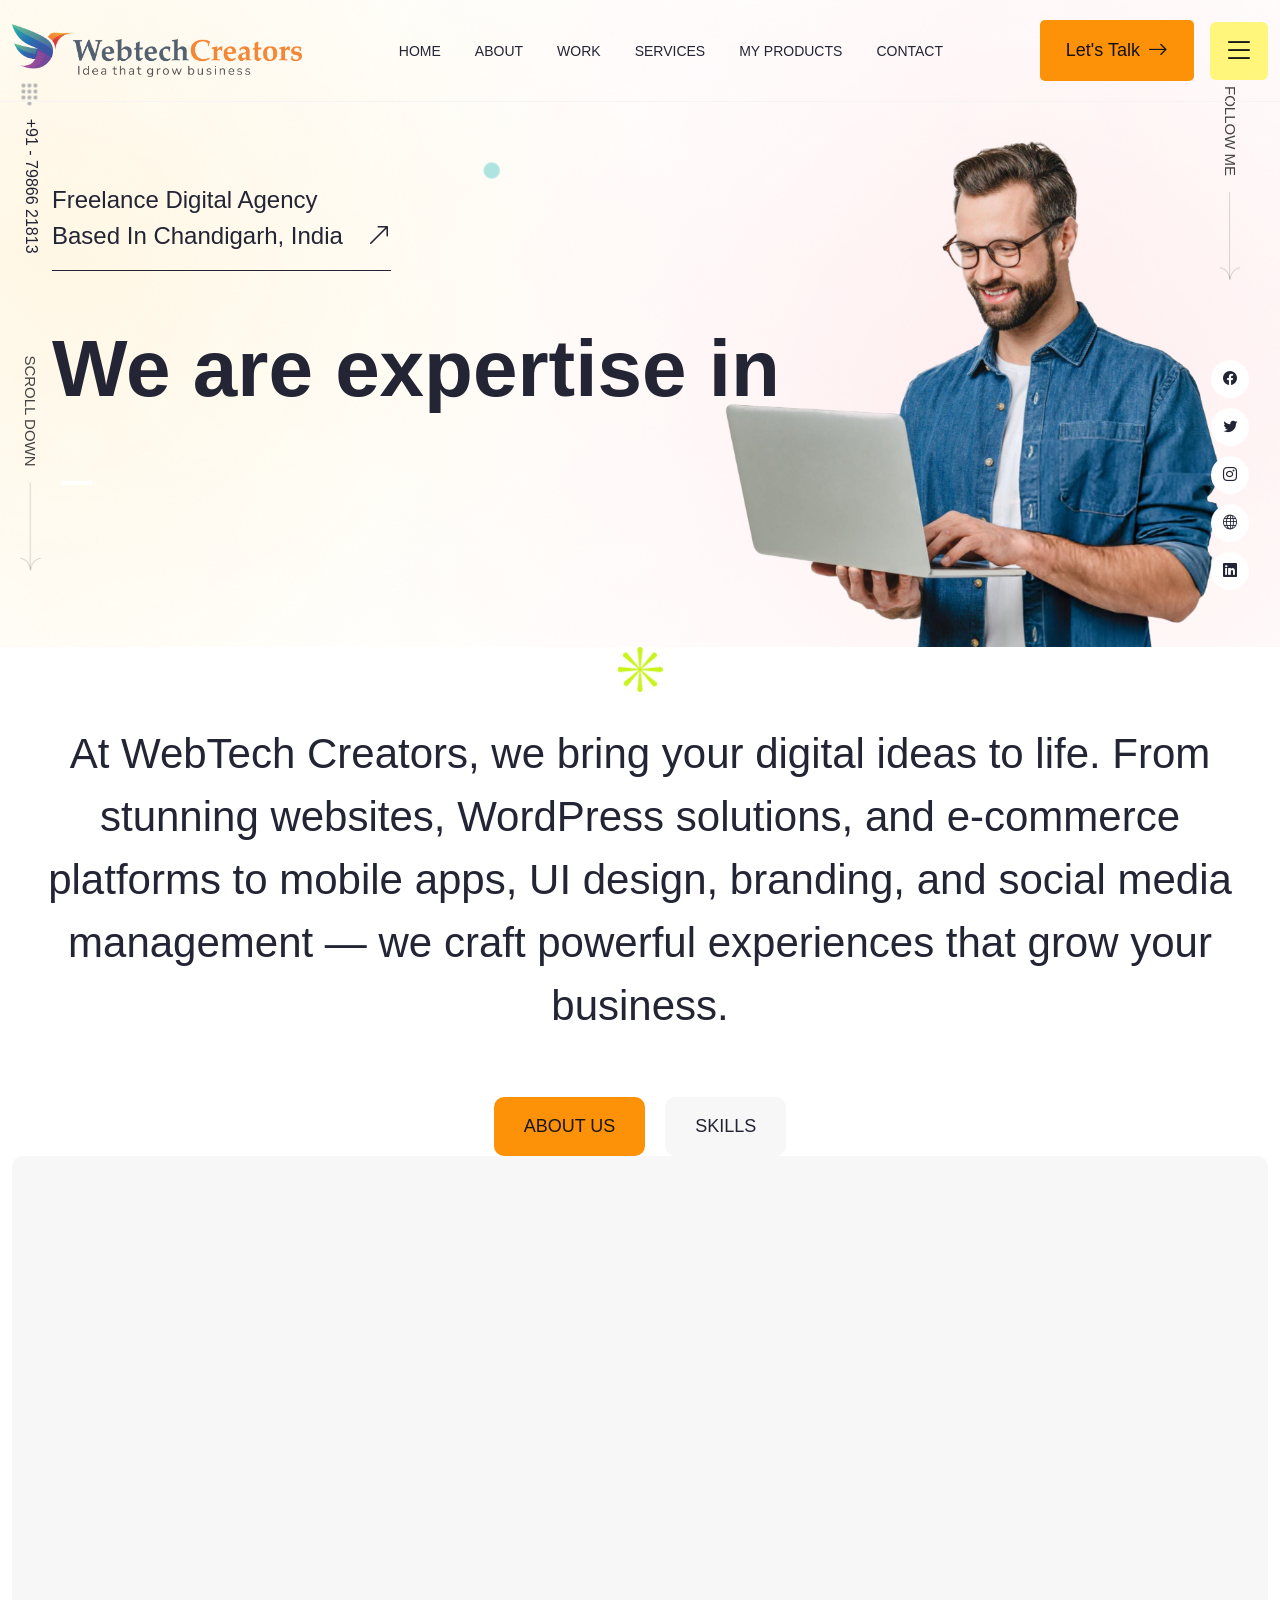
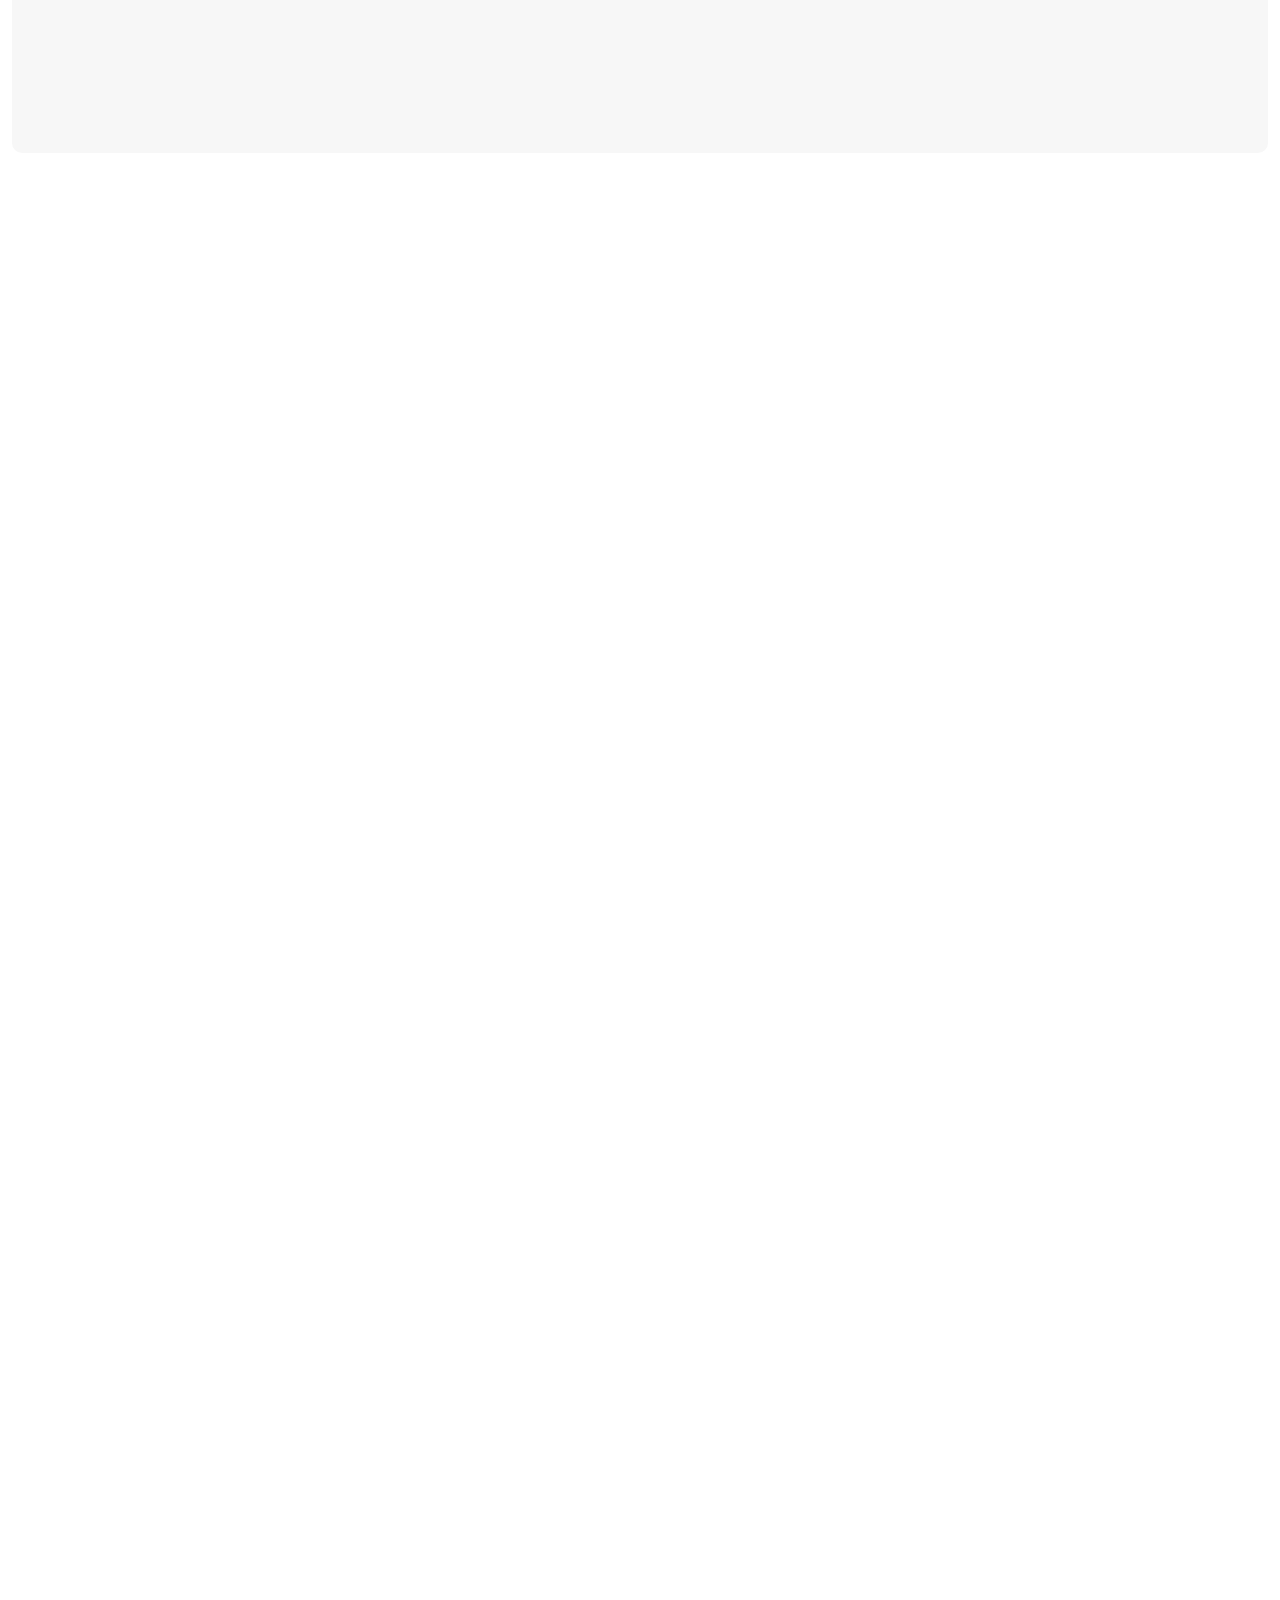
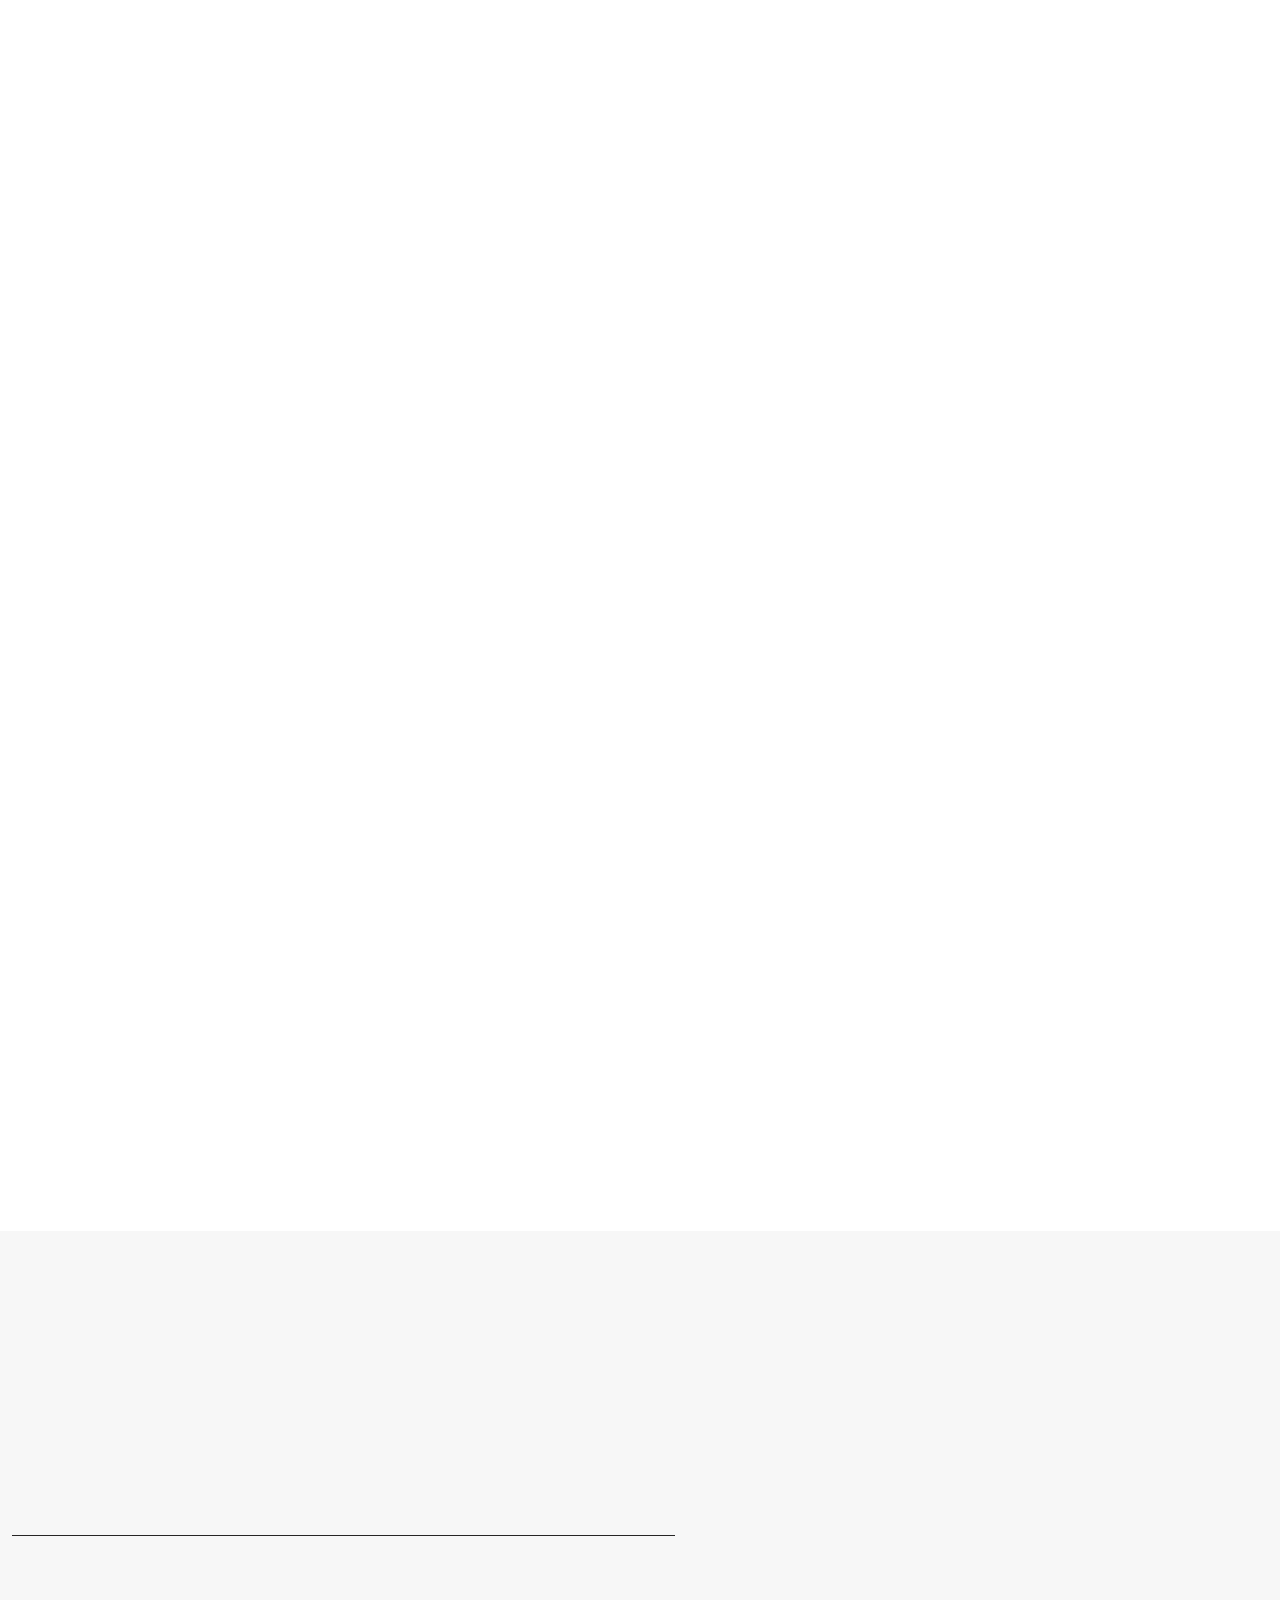
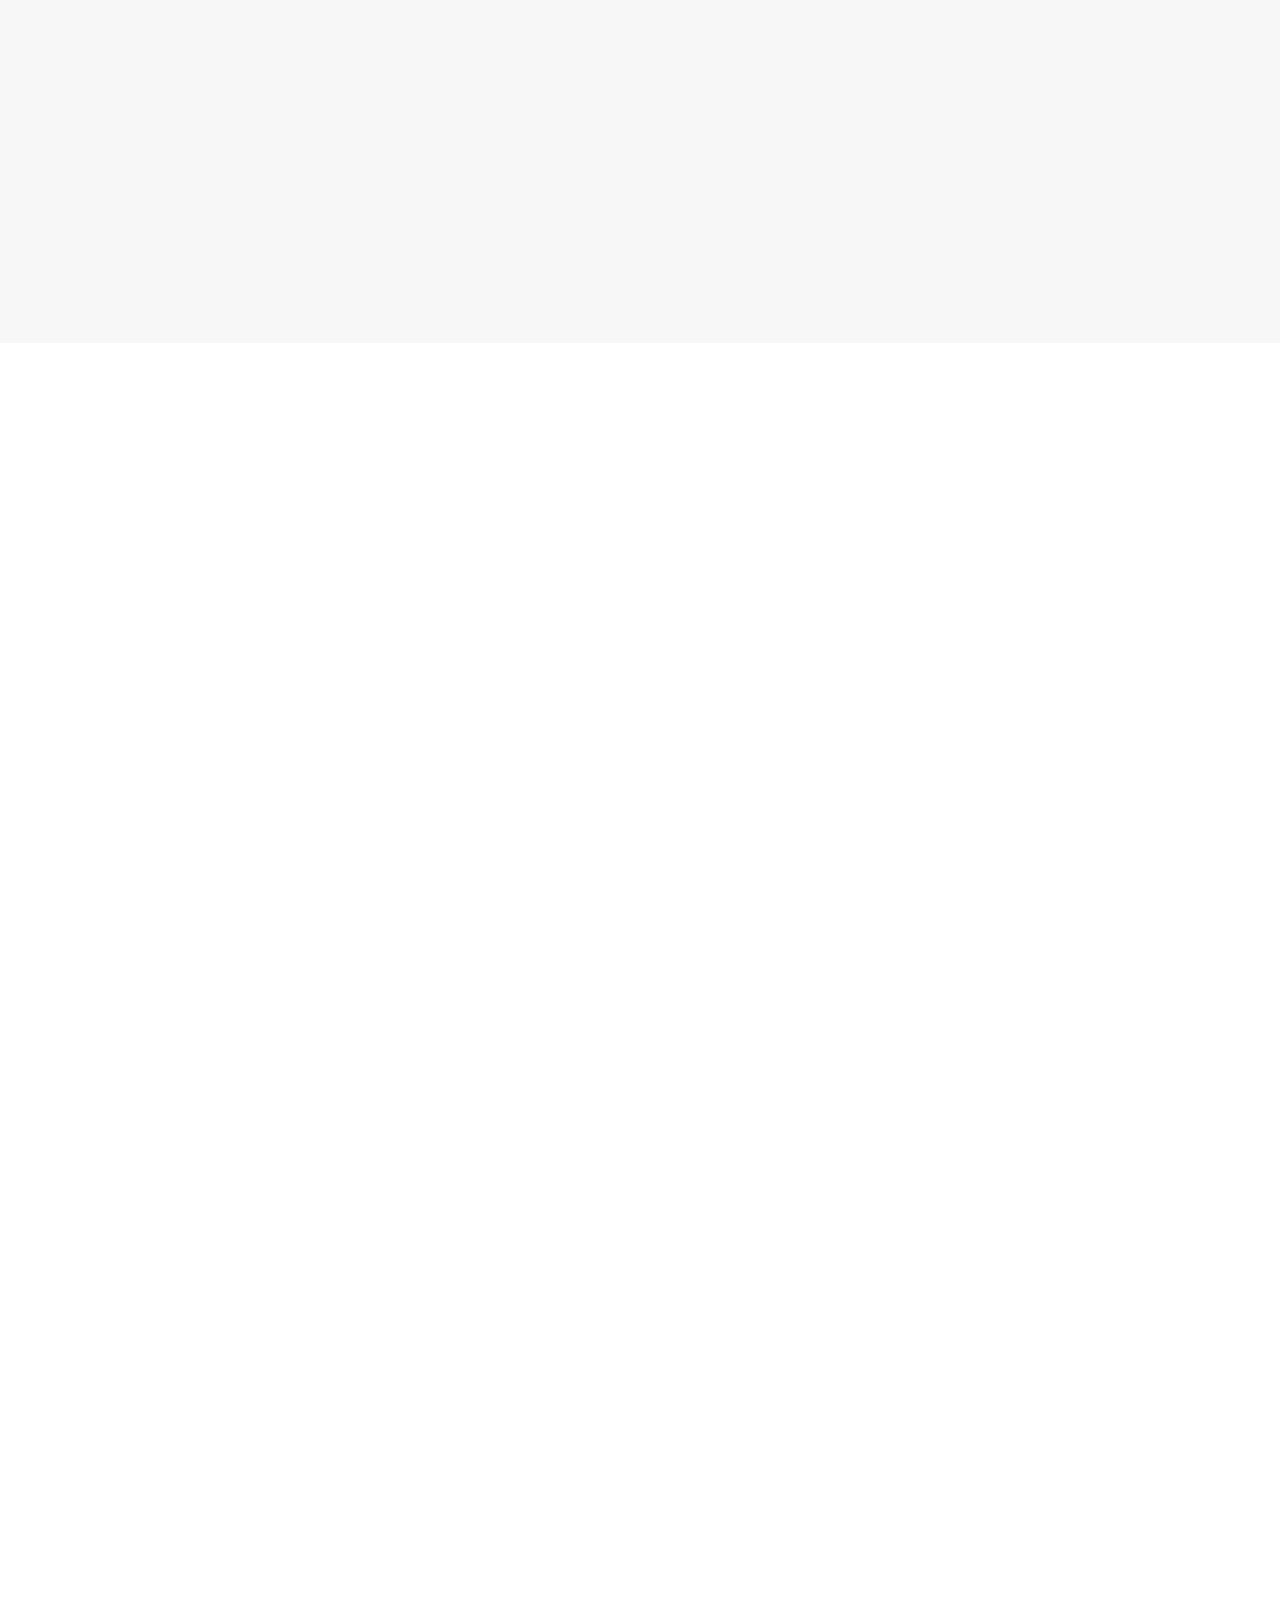
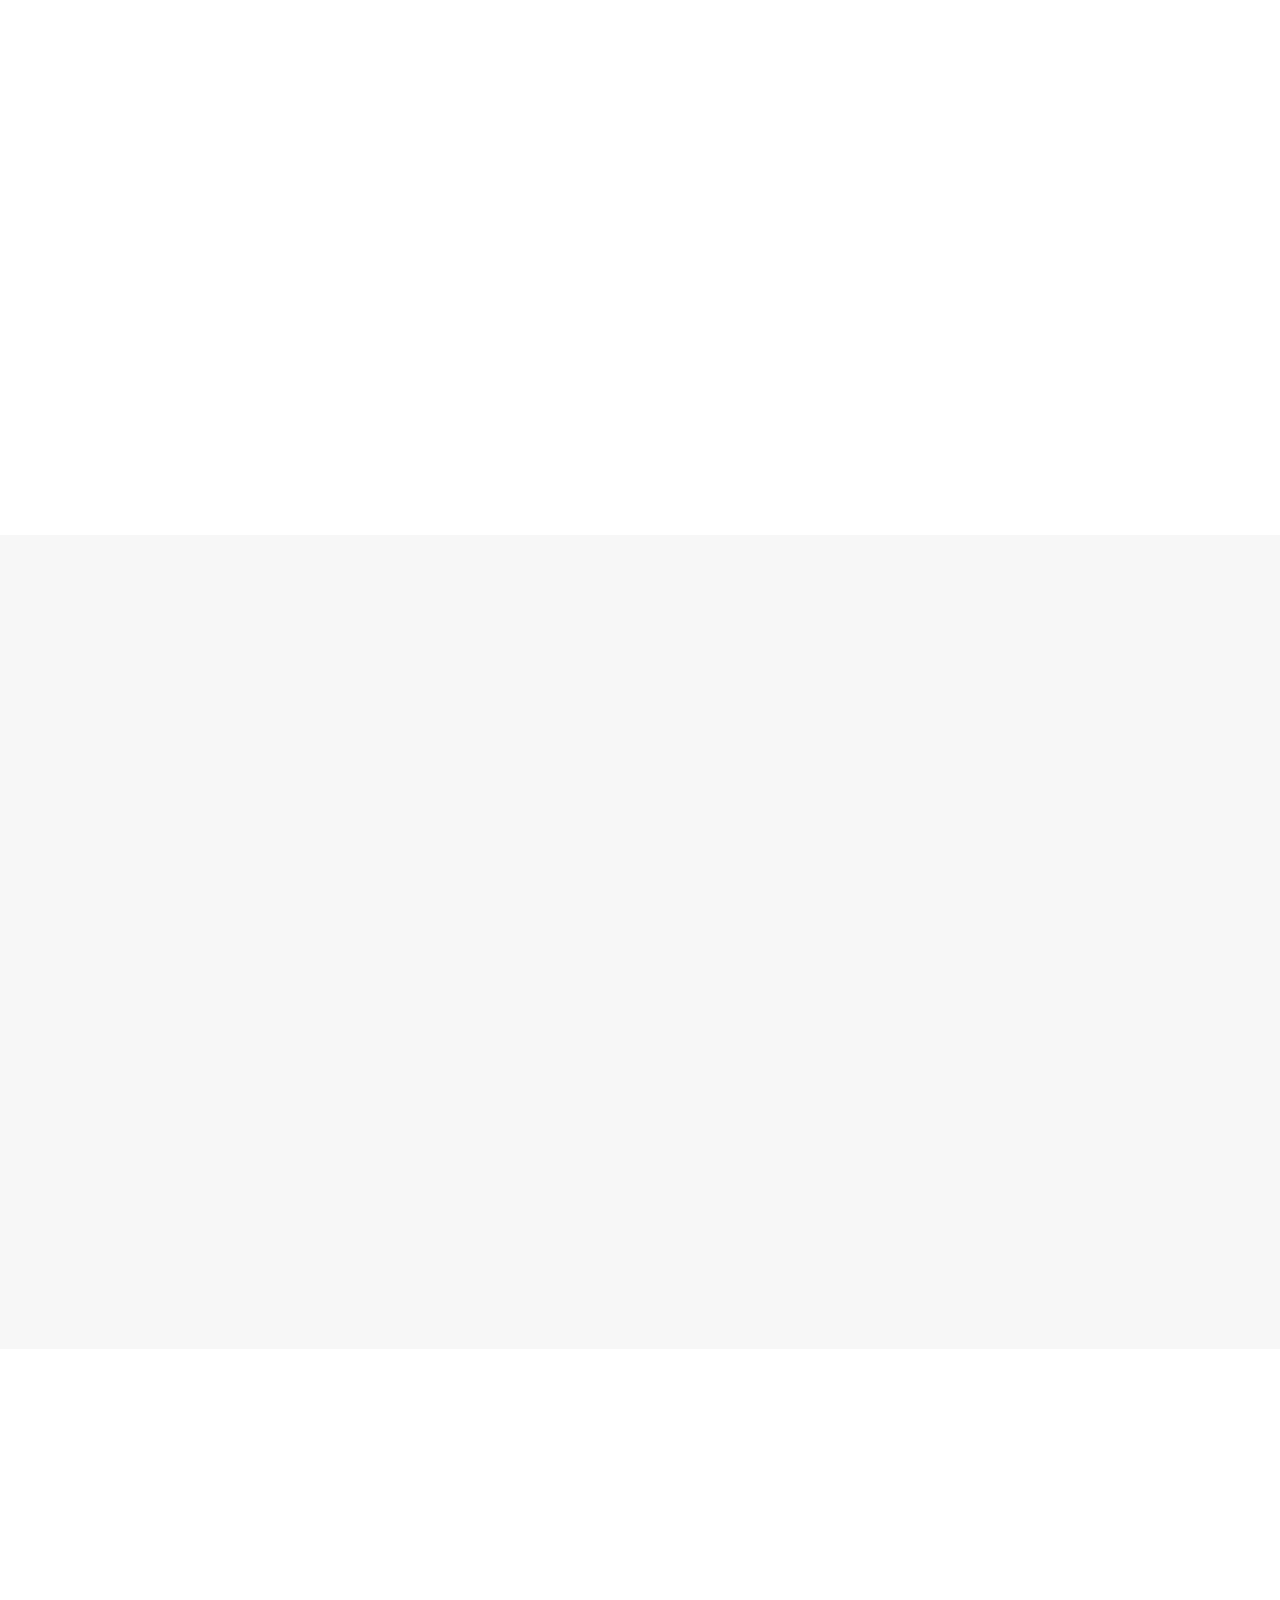
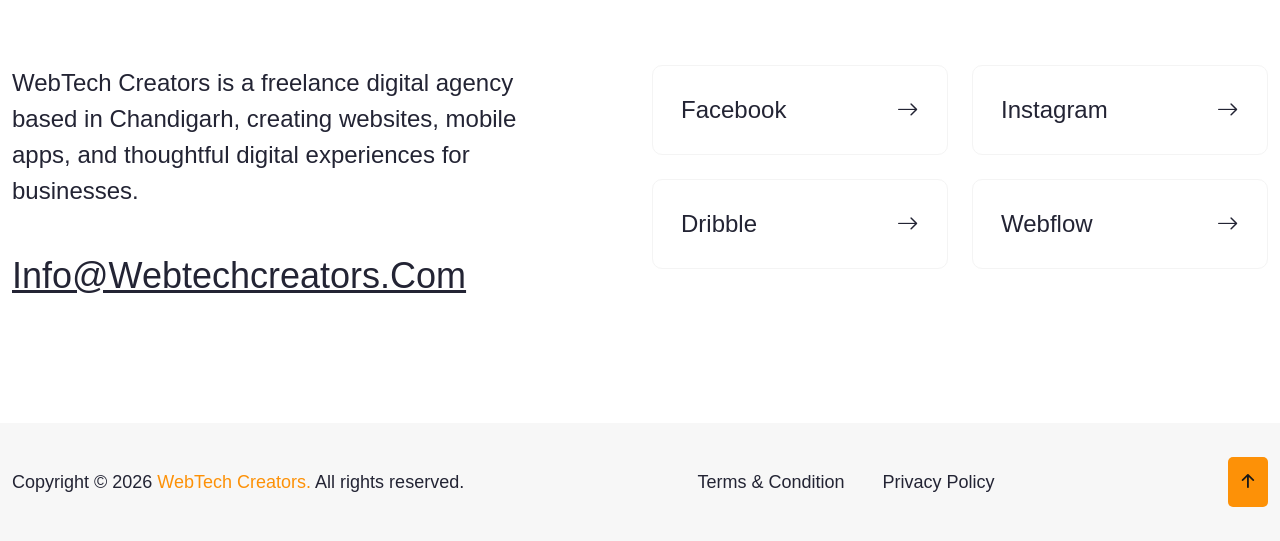
<file: index.html>
<!DOCTYPE html>
<html lang="en">
<head>
   <!--<< Required meta tags >>-->
   <meta charset="UTF-8">
   <meta http-equiv="X-UA-Compatible" content="IE=edge">
   <meta name="viewport" content="width=device-width, initial-scale=1.0">
   <!--<< Title >>-->
   <title>WebTech Creators | Home</title>
   <!--<< Favcion >>-->
   <link rel="shortcut icon" href="assets/img/logo/favicon.png">
   <!--<< Bootstrap min.css >>-->
   <link rel="stylesheet" href="assets/css/bootstrap.min.css">
   <!--<< Aos animation css >>-->
   <link rel="stylesheet" href="assets/css/aos.css">
   <!--<< Main.css >>-->
   <link rel="stylesheet" href="assets/css/main.css">
   <link rel="stylesheet" href="assets/css/custom.css">
</head>
<body>

<!--<< Preloader >>-->
<div class="site-preloader">
   <div class="box text-center">
      <div class="site-preloader-mark mb-10">
         <img src="assets/img/banner/banner-loading.png" alt="img">
      </div>
      <span class="fz-30 site-preloader-title fw-600 text-uppercase">
         WebTech Creators
      </span>
   </div>
</div>
<!--<< Preloader >>--> 
   


<!--<< banner >>-->
<section class="banner__section">
   <!--<< Header v-1 >>-->
   <header class="header-section">
      <div class="container">
         <div class="header-wrapper">
            <div class="main__logo">
               <a href="index.html" class="logo">
                  <img src="assets/img/logo/logo.png" alt="logo">
               </a>
            </div>
            <ul class="main-menu">
               <li>
                  <a href="index.html">
                     Home
                  </a>
               </li>
               <li>
                  <a href="#about">
                     About
                  </a>
               </li>
               <li>
                  <a href="#prot">
                     Work
                  </a>
               </li>
               <li>
                  <a href="#services">
                     Services
                  </a>
                  <ul class="sub-menu">
                     <li>
                        <a href="service.html">
                           Service
                        </a>
                     </li>
                     <li style="display: none;">
                        <a href="service-details.html">
                           Service Details
                        </a>
                     </li>
                  </ul>
               </li>
               <li style="display: none;">
                  <a href="#testi">
                     Testimonial
                  </a>
               </li>
               <li style="display: none;">
                  <a href="javascript:void(0)">
                     Blog 
                  </a>
                  <ul class="sub-menu">
                     <li class="subtwohober">
                        <a href="blog.html">Blog</a>
                     </li>
                     <li><a href="blog-details.html">Blog Details</a></li>
                  </ul>
               </li>
               <li>
                  <a href="my-products.html">
                     My Products
                  </a>
               </li>
               <li>
                  <a href="contact.html">
                     Contact
                  </a>
               </li>
            </ul>
            <div class="menu__components d-flex align-items-center">
               <a href="contact.html" class="d-flex fw-500 cmn--btn align-items-center gap-2">
                  <span class="get__text">
                     Let's Talk
                  </span>
                  <span>
                     <i class="bi bi-arrow-right fz-20"></i>                       
                  </span>
               </a>
               <div class="header-bar d-lg-none">
                  <span></span>
                  <span></span>
                  <span></span>
               </div>
               <div class="remove__click">
                  <i class="bi bi-list"></i>
               </div>
            </div>
         </div>
      </div>
   </header>
   <!--<< Header v-1 >>-->
   <div class="container">
      <div class="row g-4">
         <div class="col-lg-8">
            <div class="banner__content">
               <a href="#0" class="bn__currently">
                  <span class="d-block">
                     Freelance digital agency
                  </span>
                  <span class="d-flex gap-4 align-items-center">
                     based in Chandigarh, India
                     <i class="bi bi-arrow-up-right"></i>
                  </span>
               </a>
               <h1>
                 <span class="hone_no"> We are expertise in</span>
                  <!-- <span class="d-block designers" data-text="Designer">Designer</span> -->
                  <div class='console-container'><span id='text'></span><div class='console-underscore' id='console'>&#95;</div></div>
               </h1>

              
               <!-- <div class="video__area">
                  <img src="assets/img/banner/bn-arrow.png" class="vid__arrow" alt="img">
                  <a href="https://www.youtube.com/watch?v=zFuJgOiUEso&amp;ab_channel=SujithRajendran" class="video__80 video-btn">
                     <i class="bi bi-play-fill"></i>
                  </a>
                  <span class="proces">
                     Work
                     Process
                  </span>
               </div> -->
            </div>
         </div>
         <div class="col-lg-4">
            <div class="banner__thumb" data-aos="fade-up-right" data-aos-duration="300">
               <img src="assets/img/banner/banner-man.png" alt="man-img">
            </div>
         </div>
      </div>
   </div>
   <div class="banner__leftinfo">
      <div class="left__infomobile">
         <a href="#0">
            <img src="assets/img/banner/dial.png" alt="img">
         </a>
         <a href="#0">
            +91 - 79866 21813
         </a>
      </div>
      <div class="right__infoscroll">
         <a href="#prot" class="scroll">
            scroll down
         </a>
         <a href="#prot" class="scroll__bar">
            <img src="assets/img/banner/scroll-down.png" alt="img">
         </a>
      </div>
   </div>
   <div class="banner__rightinfo">
      <div class="right__infoscroll">
         <a href="#0" class="scroll">
            Follow Me
         </a>
         <a href="#0" class="scroll__bar">
            <img src="assets/img/banner/scroll-down.png" alt="img">
         </a>
      </div>
      <div class="banner__xlsocial">
         <ul class="banner__soci d-grid justify-content-center">
            <li>
               <a href="#0">
                  <i class="bi bi-facebook"></i>
               </a>
            </li>
            <li>
               <a href="#0">
                  <i class="bi bi-twitter"></i>
               </a>
            </li>
            <li>
               <a href="#0">
                  <i class="bi bi-instagram"></i>
               </a>
            </li>
            <li>
               <a href="#0">
                  <i class="bi bi-globe"></i>
               </a>
            </li>
            <li>
               <a href="#0">
                  <i class="bi bi-linkedin"></i>
               </a>
            </li>
         </ul>
      </div>
   </div>
</section>
<!--<< banner >>-->

<!--<< text slide v1 >>-->
<!-- <div class="marquee-wrapper text-slider">
   <div class="marquee-inner to-left">
       <ul class="marqee-list d-flex">
           <li class="marquee-item">
               <img src="assets/img/banner/ts1.png" alt="text-slide"> <span class="stroke-text"><img src="assets/img/banner/ts2.png" alt="text-slide"></span>
               <img src="assets/img/banner/ts3.png" alt="text-slide"> <span class="stroke-text"><img src="assets/img/banner/ts4.png" alt="text-slide"></span>
               <img src="assets/img/banner/ts1.png" alt="text-slide"> <span class="stroke-text"><img src="assets/img/banner/ts2.png" alt="text-slide"></span>
               <img src="assets/img/banner/ts3.png" alt="text-slide"> <span class="stroke-text"><img src="assets/img/banner/ts4.png" alt="text-slide"></span>
               <img src="assets/img/banner/ts1.png" alt="text-slide"> <span class="stroke-text"><img src="assets/img/banner/ts2.png" alt="text-slide"></span>
               <img src="assets/img/banner/ts3.png" alt="text-slide"> <span class="stroke-text"><img src="assets/img/banner/ts4.png" alt="text-slide"></span>
           </li>
       </ul>
   </div>
</div> -->
<!--<< text slide v1 >>-->

<!--<< about personal >>-->
<section class="about__section pt-120_no pb-120" id="about">
   <div class="container">
      <div class="personal__head text-center">
         <img src="assets/img/about/section-star.png" class="mb-30" alt="star" data-aos="fade-up"
         data-aos-duration="1000">
         <p class="descrp" data-aos="fade-up"
         data-aos-duration="1500">
         At WebTech Creators, we bring your digital ideas to life. From stunning websites, 
         WordPress solutions, and e-commerce platforms to mobile apps, UI design, branding, 
         and social media management — we craft powerful experiences that grow your business.
         </p>
      </div>
      <div class="singletab">
         <ul class="tablinks">
             <li class="nav-links active">
                 <button class="tablink">About Us</button>
             </li>
             <!-- <li class="nav-links">
                 <button class="tablink">Experience</button>
             </li>
             <li class="nav-links">
                 <button class="tablink">Education</button>
             </li> -->
             <li class="nav-links">
                 <button class="tablink">Skills</button>
             </li>
         </ul>
         <div class="tabcontents">
             <div class="tabitem active">
               <div class="about__v1wrap">
                  <div class="row g-4 align-items-lg-start align-items-center">
                     <div class="col-lg-5">
                        <div class="about__onethumb" data-aos="zoom-in" data-aos-duration="500">
                           <img src="assets/img/about/personal-infothumb.png" alt="img">
                        </div>
                     </div>
                     <div class="col-lg-7">
                        <div class="about__onecontent">
                           <!-- <h2 class="h2-head" data-aos="fade-up"
                           data-aos-duration="500">
                              Personal Info
                           </h2> -->
                           <p class="p-descrip" data-aos="fade-up"
                           data-aos-duration="500">
                           We are WebTech Creators, a freelance digital agency based in Chandigarh. Our team designs and develops modern websites, mobile apps, intuitive UI/UX, and custom digital solutions that help businesses grow.
                           </p>
                           <div class="about__contactwrap">
                              <div class="row g-4">
                                 <div class="col-xxl-6 col-xl-6 col-lg-12 col-md-6" data-aos="zoom-in">
                                    <div class="abox">
                                       <div class="about__contbox__item">
                                          <span class="ptext fz-18 mb-20 d-block">
                                             Email
                                          </span>
                                          <a href="#0">
                                             info@webtechcreators.com
                                          </a>
                                       </div>
                                    </div>
                                 </div>
                                 <div class="col-xxl-6 col-xl-6 col-lg-12 col-md-6" data-aos="zoom-in">
                                    <div class="abox">
                                       <div class="about__contbox__item">
                                          <span class="ptext fz-18 mb-20 d-block">
                                             Phone
                                          </span>
                                          <a href="#0">
                                             +91 - 79866 21813
                                          </a>
                                       </div>
                                    </div>
                                 </div>
                                 <div class="col-xxl-6 col-xl-6 col-lg-12 col-md-6" data-aos="zoom-in">
                                    <div class="abox">
                                       <div class="about__contbox__item">
                                          <span class="ptext fz-18 mb-20 d-block">
                                             Address
                                          </span>
                                          <a href="#0">
                                             SCO 21, Sector 34-A, Chandigarh.
                                          </a>
                                       </div>
                                    </div>
                                 </div>
                                 <div class="col-xxl-6 col-xl-6 col-lg-12 col-md-6" data-aos="zoom-in">
                                    <div class="abox">
                                       <div class="about__contbox__item">
                                          <span class="ptext fz-18 mb-20 d-block">
                                             Follow
                                          </span>
                                          <ul class="d-flex align-items-center gap-2 gap-xl-4">
                                             <li>
                                                <a href="#0">
                                                   <i class="bi bi-facebook"></i>
                                                </a>
                                             </li>
                                             <li>
                                                <a href="#0">
                                                   <i class="bi bi-twitter"></i>
                                                </a>
                                             </li>
                                             <li>
                                                <a href="#0">
                                                   <i class="bi bi-instagram"></i>
                                                </a>
                                             </li>
                                             <li>
                                                <a href="#0">
                                                   <i class="bi bi-globe"></i>
                                                </a>
                                             </li>
                                             <li>
                                                <a href="#0">
                                                   <i class="bi bi-linkedin"></i>
                                                </a>
                                             </li>
                                          </ul>
                                       </div>
                                    </div>
                                 </div>
                              </div>
                           </div>
                        </div>
                     </div>
                  </div>
               </div>
             </div>
             
            
             <div class="tabitem">
               <div class="about__v1wrap">
                  <div class="row g-4 align-items-lg-start align-items-center">
                     <div class="col-lg-5">
                        <div class="about__onethumb">
                           <img src="assets/img/about/personal-infothumb.png" alt="img">
                        </div>
                     </div>
                     <div class="col-lg-7">
                        <div class="about__onecontent">
                           <h2>
                              My Skills
                           </h2>
                           <p>
                              Neque porro quisquam est, qui dolorem ipsum quia dolor sit consectetur, aliquam quaerats voluptatem. Ut enim ad minima veniam, exercitationem laboriosam, nisi ut aliquid ex ea autem velit esse quam nihil
                           </p>
                           <div class="about__contactwrap">
                              <div class="row g-4">
                                 <div class="col-xxl-6 col-xl-6 col-lg-12 col-md-6">
                                    <div class="abox myskill__item">
                                       <div class="thumb">
                                          <img src="assets/img/about/figma.png" alt="img">
                                       </div>
                                       <div class="mys">
                                          <span class="ptext fz-18 mb-15 d-block">
                                             Figma
                                          </span>
                                          <h1 class="fw-600">
                                             90%
                                          </h1>
                                       </div>
                                    </div>
                                 </div>
                                 <div class="col-xxl-6 col-xl-6 col-lg-12 col-md-6">
                                    <div class="abox myskill__item">
                                       <div class="thumb">
                                          <img src="assets/img/about/word.png" alt="img">
                                       </div>
                                       <div class="mys">
                                          <span class="ptext fz-18 mb-15 d-block">
                                             Wordpress
                                          </span>
                                          <h1 class="fw-600">
                                             95%
                                          </h1>
                                       </div>
                                    </div>
                                 </div>
                                 <div class="col-xxl-6 col-xl-6 col-lg-12 col-md-6">
                                    <div class="abox myskill__item">
                                       <div class="thumb">
                                          <img src="assets/img/about/html.png" alt="img">
                                       </div>
                                       <div class="mys">
                                          <span class="ptext fz-18 mb-15 d-block">
                                             HTML
                                          </span>
                                          <h1 class="fw-600">
                                             85%
                                          </h1>
                                       </div>
                                    </div>
                                 </div>
                                 <div class="col-xxl-6 col-xl-6 col-lg-12 col-md-6">
                                    <div class="abox myskill__item">
                                       <div class="thumb">
                                          <img src="assets/img/about/boot.png" alt="img">
                                       </div>
                                       <div class="mys">
                                          <span class="ptext fz-18 mb-15 d-block">
                                             Bootstrap
                                          </span>
                                          <h1 class="fw-600">
                                             97%
                                          </h1>
                                       </div>
                                    </div>
                                 </div>
                              </div>
                           </div>
                        </div>
                     </div>
                  </div>
               </div>
             </div>
         </div>
     </div>
   </div>
</section>
<!--<< about personal >>-->

<!--<< text slide v2 >>-->
<!-- <div class="marquee-wrapper text-slider">
   <div class="marquee-inner to-right">
      <ul class="marqee-list d-flex">
            <li class="marquee-item">
                <img src="assets/img/banner/ts5.png" alt="text-slide"> <span class="stroke-text"><img src="assets/img/banner/ts6.png" alt="text-slide"></span>
                <img src="assets/img/banner/ts7.png" alt="text-slide"> <span class="stroke-text"><img src="assets/img/banner/ts8.png" alt="text-slide"></span>
                <img src="assets/img/banner/ts5.png" alt="text-slide"> <span class="stroke-text"><img src="assets/img/banner/ts6.png" alt="text-slide"></span>
                <img src="assets/img/banner/ts7.png" alt="text-slide"> <span class="stroke-text"><img src="assets/img/banner/ts8.png" alt="text-slide"></span>
                <img src="assets/img/banner/ts5.png" alt="text-slide"> <span class="stroke-text"><img src="assets/img/banner/ts6.png" alt="text-slide"></span>
                <img src="assets/img/banner/ts7.png" alt="text-slide"> <span class="stroke-text"><img src="assets/img/banner/ts8.png" alt="text-slide"></span>
            </li>
      </ul>
   </div>
</div> -->
<!--<< text slide v2 >>-->

<!--<< our aword >>-->
<!-- <section class="awoard__section">
   <div class="container">
      <div class="award__wraper table-responsive" data-aos="fade-up"
      data-aos-duration="2000">
         <table class="table w-100">
            <tbody>
               <tr>
                  <td>
                     <span class="table__title">
                        Our Awards
                     </span>
                  </td>
                  <td class="cusnoe">
                     
                  </td>
                  <td class="text-end">
                     <a href="#0" class="d-flex table__view justify-content-end align-items-center base gap-2">
                        <span>
                           View All Award
                        </span>
                        <i class="bi bi-arrow-right"></i>
                     </a>
                  </td>
                </tr>
              <tr>
                <td>Site Of The Day</td>
                <td>Css & Animation</td>
                <td class="text-end">2018</td>
              </tr>
              <tr>
               <td>Best Business Model</td>
               <td>New Strategy</td>
               <td class="text-end">2019</td>
             </tr>
             <tr>
               <td>Motion Graphic</td>
               <td>3D & Visual Effect</td>
               <td class="text-end">2020</td>
             </tr>
             <tr>
               <td>Video Design</td>
               <td>Css & Animation</td>
               <td class="text-end">2022</td>
             </tr>
            </tbody>
          </table>
      </div>
   </div>
</section> -->
<!--<< our aword >>-->

<!--<< project one >>-->
<section class="project__section pt-120 pb-120" id="prot">
   <div class="container">
      <div class="project__head text-center">
         <span class="common__sub" data-aos="fade-down"
         data-aos-duration="1000">
           Complete Project 
         </span>
         <h2 class="fw-500" data-aos="fade-down"
         data-aos-duration="2000">
            Look at our portfolio and give us 
            your feedback
         </h2>
      </div>
      <div class="row g-4">
         <div class="col-lg-6 col-md-6">
            <div class="project__wrapone">
               <div class="project__item cus__mb60" data-aos="fade-up"
         data-aos-duration="1000">
                  <a href="assets/img/project/pro1.png" class="thumb mb-30 imgc">
                     <img src="assets/img/project/pro1.png" alt="img">
                  </a>
                  <div class="content d-flex align-items-center justify-content-between gap-2">
                     <a href="protfolio.html" class="left__cont">
                        <span class="base mb-2 mb-xxl-3 d-block text-uppercase">
                           Product Design
                        </span>
                        <h3>
                           Brand Identity & Motion Design
                        </h3>
                     </a>
                     <a href="assets/img/project/pro1.png" class="common__icon imgc">
                        <i class="bi bi-arrow-up-right"></i>
                     </a>
                  </div>
               </div>
               <div class="project__item cus__mb60" data-aos="fade-up"
         data-aos-duration="1000">
                  <a href="assets/img/project/pro3.png" class="thumb mb-30 imgc">
                     <img src="assets/img/project/pro3.png" alt="img">
                  </a>
                  <div class="content d-flex align-items-center justify-content-between gap-2">
                     <a href="protfolio.html" class="left__cont">
                        <span class="base mb-2 mb-xxl-3 d-block text-uppercase">
                           Product Design
                        </span>
                        <h3>
                           Design & Branding Mokeup
                        </h3>
                     </a>
                     <a href="assets/img/project/pro3.png" class="common__icon imgc">
                        <i class="bi bi-arrow-up-right"></i>
                     </a>
                  </div>
               </div>
               <div class="project__item" data-aos="fade-up"
         data-aos-duration="1000">
                  <a href="assets/img/project/pro5.png" class="thumb mb-30 imgc">
                     <img src="assets/img/project/pro5.png" alt="img">
                  </a>
                  <div class="content d-flex align-items-center justify-content-between gap-2">
                     <a href="protfolio.html" class="left__cont">
                        <span class="base mb-2 mb-xxl-3 d-block text-uppercase">
                           Ui/ux Design
                        </span>
                        <h3>
                           Mobile Application Development
                        </h3>
                     </a>
                     <a href="assets/img/project/pro5.png" class="common__icon imgc">
                        <i class="bi bi-arrow-up-right"></i>
                     </a>
                  </div>
               </div>
            </div>
         </div>
         <div class="col-lg-6 col-md-6">
            <div class="project__wraptwo">
               <div class="project__item cus__mb60" data-aos="fade-up"
         data-aos-duration="2200">
                  <a href="assets/img/project/pro2.png" class="thumb mb-30 imgc">
                     <img src="assets/img/project/pro2.png" alt="img">
                  </a>
                  <div class="content d-flex align-items-center justify-content-between gap-2">
                     <a href="protfolio.html" class="left__cont">
                        <span class="base mb-2 mb-xxl-3 d-block text-uppercase">
                           Creative
                        </span>
                        <h3>
                           Paper & Book Covers Design
                        </h3>
                     </a>
                     <a href="assets/img/project/pro2.png" class="common__icon imgc">
                        <i class="bi bi-arrow-up-right"></i>
                     </a>
                  </div>
               </div>
               <div class="project__item cus__mb60" data-aos="fade-up"
         data-aos-duration="2200">
                  <a href="assets/img/project/pro4.png" class="thumb mb-30 imgc">
                     <img src="assets/img/project/pro4.png" alt="img">
                  </a>
                  <div class="content d-flex align-items-center justify-content-between gap-2">
                     <a href="protfolio.html" class="left__cont">
                        <span class="base mb-2 mb-xxl-3 d-block text-uppercase">
                           Design & Branding
                        </span>
                        <h3>
                           Creative Graphics Design
                        </h3>
                     </a>
                     <a href="assets/img/project/pro4.png" class="common__icon imgc">
                        <i class="bi bi-arrow-up-right"></i>
                     </a>
                  </div>
               </div>
               <div class="project__item" data-aos="fade-up"
         data-aos-duration="2200">
                  <a href="assets/img/project/pro6.png" class="thumb mb-30 imgc">
                     <img src="assets/img/project/pro6.png" alt="img">
                  </a>
                  <div class="content d-flex align-items-center justify-content-between gap-2">
                     <a href="protfolio.html" class="left__cont">
                        <span class="base mb-2 mb-xxl-3 d-block text-uppercase">
                           MOCKUP DESIGN
                        </span>
                        <h3>
                           Brand Identity & Motion Design
                        </h3>
                     </a>
                     <a href="assets/img/project/pro6.png" class="common__icon imgc">
                        <i class="bi bi-arrow-up-right"></i>
                     </a>
                  </div>
               </div>
            </div>
         </div>
      </div>
      <div class="custom__hover" >
         <a href="protfolio-details.html" class="hover__circle mauto" data-aos="zoom-out-down" data-aos-duration="2000">
            <span class="box">
               <i class="bi bi-arrow-up-right"></i>
               <span class="textmore"> 
                  Click More Work
               </span>
            </span>
         </a>
      </div>
   </div>
</section>
<!--<< project one >>-->

<!--<< project metting one >>-->
<section class="project__metting overhid pt-120 pb-120">
   <div class="container">
      <div class="row g-4 align-items-center">
        <div class="col-lg-7">
         <div class="pro__metting__content">
            <div class="project__head">
               <span class="common__sub" data-aos="fade-down" data-aos-duration="1000">
                 Need a Project? 
               </span>
               <h2 class="fw-500" data-aos="fade-down" data-aos-duration="1600">
                  Let's work together. fixed 
                  a meeting
               </h2>
            </div>
            <div class="about__contbox__item pb-30" data-aos="fade-up" data-aos-duration="1000">
               <span class="icon">
                  <i class="bi bi-envelope"></i>
               </span>
               <span class="box">
                  <span class="ptext fz-18 mb-1 d-block">
                     Email
                  </span>
                  <a href="#0">
                     info@webtechcreators.com
                  </a>
               </span>
            </div>
            <div class="about__contbox__item pb-30 pt-30" data-aos="fade-up" data-aos-duration="1500">
               <span class="icon">
                  <i class="bi bi-geo-alt"></i>
               </span>
               <span class="box">
                  <span class="ptext fz-18 mb-1 d-block">
                     Location
                  </span>
                  <a href="#0">
                     SCO 21, Sector 34 A, Chandigarh.
                  </a>
               </span>
            </div>
         </div>
        </div>
        <div class="col-lg-5">
            <div class="pro__mettingthumb" data-aos="zoom-in" data-aos-duration="2000">
               <img src="assets/img/project/project-need.png" alt="img">
            </div>
        </div>
      </div>
   </div>
</section>
<!--<< project metting one >>-->

<!--<< service >>-->
<section id="services" class="service__section overhid pt-120 pb-120">
   <div class="container">
      <div class="project__head text-center">
         <span class="common__sub" data-aos="fade-down" data-aos-duration="1000">
           Services That i Provide
         </span>
         <h2 class="fw-500" data-aos="fade-up" data-aos-duration="1200">
            Our special service for your business 
            development
         </h2>
      </div>
      <div class="service__uniquewrap">
         <div class="service__unique__item pb-40 pt-40" data-aos="fade-up" data-aos-duration="1000">
            <div class="left__service">
               <div class="serial__adjust">
                  <span>
                     01
                  </span>
                  <div class="cont">
                     <h5>
                        Website Design
                     </h5>
                     <h2>
                        <a href="service.html">
                           Static | Wordpress | Ecommerce 
                        </a>
                     </h2>
                  </div>
               </div>
               <p class="pra">
                  We specialize in creating stunning Static Websites, dynamic WordPress sites, 
                  and powerful E-commerce platforms. Whether you need a simple online presence or a full-fledged online store, 
                  we deliver customized solutions to grow your business.
               </p>
            </div>
            <a href="service.html" class="common__icon">
               <i class="bi bi-arrow-up-right"></i>
            </a>
         </div>
         <div class="service__unique__item pb-40 pt-40" data-aos="fade-up" data-aos-duration="1200">
            <div class="left__service">
               <div class="serial__adjust">
                  <span>
                     02
                  </span>
                  <div class="cont">
                     <h5>
                        Branding
                     </h5>
                     <h2>
                        <a href="service.html">
                           Logo Design | Social Media
                        </a>
                     </h2>
                  </div>
               </div>
               <p class="pra">
                  We offer complete Branding solutions, including Logo Design and Social Media Branding. Our creative designs ensure 
                  syour brand stands out and leaves a lasting impression        </div>
            <a href="service.html" class="common__icon">
               <i class="bi bi-arrow-up-right"></i>
            </a>
         </div>
         <div class="service__unique__item pb-40 pt-40" data-aos="fade-up" data-aos-duration="1400">
            <div class="left__service">
               <div class="serial__adjust">
                  <span>
                     03
                  </span>
                  <div class="cont">
                     <h5>
                        UI/UX Design
                     </h5>
                     <h2>
                        <a href="service.html">
                           Web UI/UX Design
                        </a>
                     </h2>
                  </div>
               </div>
               <p class="pra">
                  We craft modern and user-friendly Web UI/UX Designs that enhance user experience and boost engagement. 
                  Our designs are visually appealing, intuitive, and built to perform.
               </p>
           </div>
            <a href="service.html" class="common__icon">
               <i class="bi bi-arrow-up-right"></i>
            </a>
         </div>
         <div class="service__unique__item pb-40 pt-40" data-aos="fade-up" data-aos-duration="1600">
            <div class="left__service">
               <div class="serial__adjust">
                  <span>
                     04
                  </span>
                  <div class="cont">
                     <h5>
                       Web Apps
                     </h5>
                     <h2>
                        <a href="service.html">
                           Application Design
                        </a>
                     </h2>
                  </div>
               </div>
               <p class="pra">
                  We design powerful and intuitive Web Applications that offer seamless user experiences. Our focus is on creating functional, 
                  scalable, and visually impressive app designs.
               </p>
           </div>
            <a href="service.html" class="common__icon">
               <i class="bi bi-arrow-up-right"></i>
            </a>
         </div>

         <div class="service__unique__item pb-40 pt-40" data-aos="fade-up" data-aos-duration="1600">
            <div class="left__service">
               <div class="serial__adjust">
                  <span>
                     05
                  </span>
                  <div class="cont">
                     <h5>
                       Mobile Apps
                     </h5>
                     <h2>
                        <a href="service.html">
                           Android | iOS 
                        </a>
                     </h2>
                  </div>
               </div>
               <p class="pra">
                  From concept to launch, we create powerful Mobile Applications for Android and iOS platforms. We focus on 
                  smooth performance, intuitive design, and user satisfaction.
               </p>
           </div>
            <a href="service.html" class="common__icon">
               <i class="bi bi-arrow-up-right"></i>
            </a>
         </div>

         <div class="service__unique__item pb-40 pt-40" data-aos="fade-up" data-aos-duration="1800">
            <div class="left__service">
               <div class="serial__adjust">
                  <span>
                     06
                  </span>
                  <div class="cont">
                     <h5>
                        SEO Analytics
                     </h5>
                     <h2>
                        <a href="service.html">
                           Digital Marketing
                        </a>
                     </h2>
                  </div>
               </div>
               <p class="pra">
                  Boost your online visibility with our SEO and Digital Marketing services. We help you rank higher, attract more customers, 
                  and grow your brand across all digital platforms.
               </p>
           </div>
            <a href="service.html" class="common__icon">
               <i class="bi bi-arrow-up-right"></i>
            </a>
         </div>
         <div class="service__unique__item pb-40 pt-40" data-aos="fade-up" data-aos-duration="1800">
            <div class="left__service">
               <div class="serial__adjust">
                  <span>
                     07
                  </span>
                  <div class="cont">
                     <h5>
                        Video Editing
                     </h5>
                     <h2>
                        <a href="service.html">
                           Ads | Reels | Youtube
                        </a>
                     </h2>
                  </div>
               </div>
               <p class="pra">
                  Boost your online visibility with our SEO and Digital Marketing services. We help you rank higher, attract more customers, 
                  and grow your brand across all digital platforms.
               </p>
           </div>
            <a href="service.html" class="common__icon">
               <i class="bi bi-arrow-up-right"></i>
            </a>
         </div>
      </div>
   </div>
</section>
<!--<< service >>-->

<!--<< process >>-->
<section class="process__section pt-120 pb-120">
   <div class="container">
      <div class="project__head text-center">
         <span class="common__sub" data-aos="fade-down" data-aos-duration="1000">
           Working Process 
         </span>
         <h2 class="fw-500" data-aos="fade-up" data-aos-duration="1000">
            Your dream website in just 
           <span class="d-block">
            few steps
           </span>
         </h2>
      </div>
      <div class="row g-4">
        <div class="col-lg-4 col-md-6 col-sm-6" data-aos="flip-up" data-aos-duration="500">
         <div class="process__item">
            <h2 class="white mb-24">
               Concept
            </h2>
            <p class="mb-30 pra fz-18">
               We start by understanding your vision and goals to create a strong foundation for your website.
            </p>
            <ul>
               <li>
                  Deep research and idea brainstorming
               </li>
               <li>
                  Strategy planning for your target audience
               </li>
               <li>
                  Clear project roadmap creation
               </li>
            </ul>
         </div>
        </div>
        <div class="col-lg-4 col-md-6 col-sm-6" data-aos="flip-up" data-aos-duration="500">
         <div class="process__item">
            <h2 class="white mb-24">
               Design
            </h2>
            <p class="mb-30 pra fz-18">
               We bring your ideas to life with stunning designs focused on user experience, brand identity, and engagement. 
            </p>
            <ul>
               <li>
                  Wireframing and layout structure
               </li>
               <li>
                  Creative and modern visual design
               </li>
               <li>
                  Mobile-friendly, responsive design
               </li>
            </ul>
         </div>
        </div>
        <div class="col-lg-4 col-md-6 col-sm-6" data-aos="flip-up" data-aos-duration="500">
         <div class="process__item">
            <h2 class="white mb-24">
               Webflow
            </h2>
            <p class="mb-30 pra fz-18">
               We develop your website in Webflow, ensuring smooth performance, fast loading, and easy content management. 
            </p>
            <ul>
               <li>
                  Pixel-perfect Webflow development
               </li>
               <li>
                  SEO-optimized, clean coding
               </li>
               <li>
                  Easy-to-manage CMS setup
               </li>
            </ul>
         </div>
        </div>
      </div>
   </div>
</section>
<!--<< process >>-->

<!--<< testimonial >>-->
<section class="testimonial__section pt-120 pb-120" id="testi" style="display: none;">
   <div class="container">
      <div class="project__head text-center">
         <span class="common__sub" data-aos="fade-up" data-aos-duration="1000">
           Testimonial 
         </span>
         <h2 class="fw-500" data-aos="fade-down" data-aos-duration="1000">
            Happy Words From Happy 
           <span class="d-block">
            Customer
           </span>
         </h2>
      </div>
      <div class="testimonial__v1wrap pb-120" data-aos="fade-up" data-aos-duration="1000">
         <div class="row justify-content-center">
            <div class="col-lg-8">
               <div class="swiper testimonial__slidewrap">
                  <div class="swiper-wrapper">
                     <div class="test__slide swiper-slide">
                        <div class="d-flex mb-40 align-items-center gap-2">
                           <i class="bi bi-star-fill ratting fz-20"></i>
                           <i class="bi bi-star-fill ratting fz-20"></i>
                           <i class="bi bi-star-fill ratting fz-20"></i>
                           <i class="bi bi-star-fill ratting fz-20"></i>
                           <i class="bi bi-star-fill ratting fz-20"></i>
                        </div>
                        <p>
                           "Working with this team was an amazing experience! They understood our vision perfectly and delivered a stunning website that exceeded our expectations. Professional, creative, and always on time – highly recommended!"
                        </p>
                        <h4 class="base mb-2">
                           Karan Kumar
                        </h4>
                        <span class="fz-18 ptext">
                           Business Owner
                        </span>
                     </div>
                     <div class="test__slide swiper-slide">
                        <div class="d-flex mb-40 align-items-center gap-2">
                           <i class="bi bi-star-fill ratting fz-20"></i>
                           <i class="bi bi-star-fill ratting fz-20"></i>
                           <i class="bi bi-star-fill ratting fz-20"></i>
                           <i class="bi bi-star-fill ratting fz-20"></i>
                           <i class="bi bi-star-fill ratting fz-20"></i>
                        </div>
                        <p>
                           "From branding to web development, everything was handled with complete professionalism. 
                           Their designs are modern, user-friendly, and truly helped our business stand out online. We couldn’t be happier with the results!
                        </p>
                        <h4 class="base mb-2">
                           Nikhil Kalyan
                        </h4>
                        <span class="fz-18 ptext">
                           Business Owner
                        </span>
                     </div>
                     <div class="test__slide swiper-slide">
                        <div class="d-flex mb-40 align-items-center gap-2">
                           <i class="bi bi-star-fill ratting fz-20"></i>
                           <i class="bi bi-star-fill ratting fz-20"></i>
                           <i class="bi bi-star-fill ratting fz-20"></i>
                           <i class="bi bi-star-fill ratting fz-20"></i>
                           <i class="bi bi-star-fill ratting fz-20"></i>
                        </div>
                        <p>
                           "The team turned our ideas into a beautiful and functional website. Communication was smooth throughout the project, 
                           and they delivered exactly what we needed. Highly impressed with their work and dedication!"
                        </p>
                        <h4 class="base mb-2">
                           Smith Joan
                        </h4>
                        <span class="fz-18 ptext">
                           Business Owner
                        </span>
                     </div>
                  </div>
                  <div class="swiper-pagination3"></div>
               </div>
            </div>
         </div>
         <div class="quote">
            <img src="assets/img/testimonial/quote.png" alt="img">
         </div>
         <div class="man1">
            <img src="assets/img/testimonial/man1.png" alt="img">
         </div>
         <div class="man2">
            <img src="assets/img/testimonial/man3.png" alt="img">
         </div>
         <div class="man3">
            <img src="assets/img/testimonial/man2.png" alt="img">
         </div>
         <div class="test__shape">
            <img src="assets/img/testimonial/testi-arrow.png" alt="img">
         </div>
      </div>
      <!-- <div class="sponsor__area pt-120">
         <h4 class="sponsor__title" data-aos="fade-down" data-aos-duration="1000">
            Freelance digital agency based in Chandigarh
         </h4>
         <div class="swiper sponsor__wrap">
            <div class="swiper-wrapper">
               <div class="sponsor__slide swiper-slide">
                  <img src="assets/img/testimonial/partner1.png" alt="img">
               </div>
               <div class="sponsor__slide swiper-slide">
                  <img src="assets/img/testimonial/partner2.png" alt="img">
               </div>
               <div class="sponsor__slide swiper-slide">
                  <img src="assets/img/testimonial/partner3.png" alt="img">
               </div>
               <div class="sponsor__slide swiper-slide">
                  <img src="assets/img/testimonial/partner4.png" alt="img">
               </div>
               <div class="sponsor__slide swiper-slide">
                  <img src="assets/img/testimonial/partner6.png" alt="img">
               </div>
               <div class="sponsor__slide swiper-slide">
                  <img src="assets/img/testimonial/partner2.png" alt="img">
               </div>
            </div>
         </div>
      </div> -->
   </div>
</section>
<!--<< testimonial >>-->

<!--<< blog >>-->
<section class="blog__section overhid pt-120 pb-120" style="display: none;">
   <div class="container">
      <div class="row g-4">
         <div class="col-xl-4 col-lg-3">
            <div class="project__head">
               <span class="common__sub" data-aos="fade-down" data-aos-duration="1000">
                My Blogs
               </span>
               <h2 class="fw-500 mt-3" data-aos="fade-down" data-aos-duration="1500">
                  Recent Posts
               </h2>
               <div class="blog__hoverbox">
                  <a href="blog.html" class="hover__circle wow fadeInUp" data-wow-duration="1.6s">
                     <span class="box">
                        <i class="bi bi-arrow-up-right"></i>
                        <span class="textmore"> 
                           Click More Work
                        </span>
                     </span>
                  </a>
               </div>
            </div>
         </div>
         <div class="col-xl-8 col-lg-9">
            <div class="blog__rightwrap">
               <div class="service__uniquewrap">
                  <div class="service__unique__item pb-40 pt-40" data-aos="fade-up" data-aos-duration="1000">
                     <div class="left__service">
                        <div class="serial__adjust">
                           <div class="cont">
                              <span class="dates">
                                 Sept 19, 2023
                              </span>
                              <h3>
                                 <a href="blog.html">
                                    Brand design that helps 
                                    the company grow
                                 </a>
                              </h3>
                           </div>
                        </div>
                        <a href="assets/img/blog/opa-blog.png" class="opa__thumb imgc">
                           <img src="assets/img/blog/opa-blog.png" alt="img-opa">
                        </a>
                     </div>
                     <a href="assets/img/blog/opa-blog.png" class="common__icon imgc">
                        <i class="bi bi-eye"></i>
                     </a>
                  </div>
                  <div class="service__unique__item pb-40 pt-40" data-aos="fade-up" data-aos-duration="1400">
                     <div class="left__service">
                        <div class="serial__adjust">
                           <div class="cont">
                              <span class="dates">
                                 Sept 19, 2023
                              </span>
                              <h3>
                                 <a href="blog.html">
                                    Brand design that helps 
                                    the company grow
                                 </a>
                              </h3>
                           </div>
                        </div>
                        <a href="assets/img/blog/opa-blog.png" class="opa__thumb imgc">
                           <img src="assets/img/blog/opa-blog.png" alt="img-opa">
                        </a>
                     </div>
                     <a href="assets/img/blog/opa-blog.png" class="common__icon imgc">
                        <i class="bi bi-eye"></i>
                     </a>
                  </div>
                  <div class="service__unique__item pb-40 pt-40" data-aos="fade-up" data-aos-duration="1800">
                     <div class="left__service">
                        <div class="serial__adjust">
                           <div class="cont">
                              <span class="dates">
                                 Sept 19, 2023
                              </span>
                              <h3>
                                 <a href="blog.html">
                                    Brand design that helps 
                                    the company grow
                                 </a>
                              </h3>
                           </div>
                        </div>
                        <a href="assets/img/blog/opa-blog.png" class="opa__thumb imgc">
                           <img src="assets/img/blog/opa-blog.png" alt="img-opa">
                        </a>
                     </div>
                     <a href="assets/img/blog/opa-blog.png" class="common__icon imgc">
                        <i class="bi bi-eye"></i>
                     </a>
                  </div>
               </div>
            </div>
         </div>
      </div>
   </div>
</section>
<!--<< blog >>-->

<!--<< Footer >>-->
<footer class="footer__section">
   <div class="container">
      <div class="footer__top pt-120 pb-120">
         <div class="fl" data-aos="fade-up" data-aos-duration="1000">
            Get In Touch
         </div>
         <div class="row g-4">
            <div class="col-lg-6">
               <div class="get__content">
                  <p>
                     WebTech Creators is a freelance digital agency based in Chandigarh, creating websites, mobile apps, and thoughtful digital experiences for businesses.
                  </p>
                  <a href="#0">info@webtechcreators.com</a>
               </div>
            </div>
            <div class="col-lg-6">
               <div class="get__rightcontetn">
                  <div class="row g-4">
                     <div class="col-lg-6 col-md-6 col-sm-6">
                        <a href="#0" class="social__footer">
                           Facebook
                           <i class="bi bi-arrow-right"></i>
                        </a>
                     </div>
                     <div class="col-lg-6 col-md-6 col-sm-6">
                        <a href="#0" class="social__footer">
                           Instagram
                           <i class="bi bi-arrow-right"></i>
                        </a>
                     </div>
                     <div class="col-lg-6 col-md-6 col-sm-6">
                        <a href="#0" class="social__footer">
                           Dribble
                           <i class="bi bi-arrow-right"></i>
                        </a>
                     </div>
                     <div class="col-lg-6 col-md-6 col-sm-6">
                        <a href="#0" class="social__footer">
                           Webflow
                           <i class="bi bi-arrow-right"></i>
                        </a>
                     </div>
                  </div>
               </div>
            </div>
         </div>
      </div>
   </div>
   <div class="footer__bottom cmn__bg">
      <div class="container">
         <div class="copyright">
            <p class="white"> Copyright © 2026 <a href="index.html" class="base">WebTech Creators.</a> All rights reserved.</p>
            <ul class="terms">
               <li>
                  <a href="#0">
                     Terms & Condition
                  </a>
               </li>
               <li>
                  <a href="#0">
                     Privacy Policy
                  </a>
               </li>
            </ul>
            <a href="#about" class="toparrow">
               <i class="bi bi-arrow-up-short"></i>
            </a>
         </div>
      </div>
   </div>
</footer>
<!--<< Footer >>-->

<!--<<  sub side bar custom >>-->
<div class="subside__barmenu sub__contact">
   <div class="remove__click d-flex justify-content-center align-items-center">
      <i class="bi bi-x-lg"></i>
   </div>
   <div class="sub__contact__wrapper d-grid">
      <a href="index.html" class="side-logo">
         <img src="assets/img/logo/logo.png" alt="WebTech Creators">
      </a>
      <p>
         We are WebTech Creators, a Chandigarh-based team creating modern websites, intuitive UI/UX designs, and custom digital solutions for businesses.
      </p>
      <div class="sub__contact-left d-grid">
         <div class="sub__contac-item">
            <div class="content">
               <span class="address d-block">
                  Address
               </span>
               <span class="textp">
                  SCO 21, Sector 34-A, Chandigarh.
               </span>
            </div>
         </div>
         <div class="sub__contac-item">
            <div class="content">
               <span class="address d-block">
                  Email
               </span>
               <a href="mailto:info@webtechcreators.com" class="textp">
                  info@webtechcreators.com
               </a>
            </div>
         </div>
         <div class="sub__contac-item">
            <div class="content">
               <span class="address d-block">
                  Call now
               </span>
               <a href="tel:+917986621813" class="textp">
                  +91 - 79866 21813
               </a>
            </div>
         </div>
      </div>
      <a href="contact.html" class="d-flex justify-content-center fw-500 cmn--btn align-items-center gap-2">
         <span>
            <i class="bi bi-chevron-right"></i>             
         </span>
         <span class="get__text">
            Let's Talk
         </span>
      </a>
   </div>
</div>
<!--<<  sub side bar custom >>-->

   <!--<< Scroll To Top >>-->
   <div class="progress-wrap">
      <svg
         class="progress-circle svg-content"
         width="100%"
         height="100%"
         viewBox="-1 -1 102 102"
      >
         <path fill="#c9f31d" d="M50,1 a49,49 0 0,1 0,98 a49,49 0 0,1 0,-98"/>
      </svg>
      <i class="bi bi-arrow-90deg-up title topping"></i>
   </div>
   <!--<< Scroll To Top >>-->

   <!--<< Jquery Latest >>-->
   <script src="assets/js/jquery-3.7.0.min.js"></script>
   <!--<< Viewport Js >>-->
   <script src="assets/js/viewport.jquery.js"></script>
   <!--<< Bootstrap Js >>-->
   <script src="assets/js/bootstrap.min.js"></script>
   <!--<< Aos animation Js >>-->
   <script src="assets/js/aos.js"></script>
   <!--<< Nice Select Js >>-->
   <script src="assets/js/jquery.nice-select.min.js"></script>
   <!--<< Swiper Slide Js >>-->
   <script src="assets/js/swiper-bundle.min.js"></script>
   <!--<< Swiper Bundle Js >>-->
   <script src="assets/js/jquery.magnific-popup.min.js"></script>
   <!--<< magnific popup Js >>-->
   <script src="assets/js/odometer.min.js"></script>
   <!--<< Odometer js Js >>-->
   <script src="assets/js/wow.min.js"></script>
   <!--<< Wow Animation js >>-->
   <script src="assets/js/main.js"></script>
   <!--<< Main.js >>-->



   <script>
      // function([string1, string2],target id,[color1,color2])    
 consoleText(['Wordpress', 'Ecommerce', 'Web Application', 'Mobile Apps', 'Branding', 'Logo Design', 'Print Media', 'Video Editing',
 'Social Media', ' SEO'], 'text',['tomato','rebeccapurple','lightblue']);

function consoleText(words, id, colors) {
  if (colors === undefined) colors = ['#fff'];
  var visible = true;
  var con = document.getElementById('console');
  var letterCount = 1;
  var x = 1;
  var waiting = false;
  var target = document.getElementById(id)
  target.setAttribute('style', 'color:' + colors[0])
  window.setInterval(function() {

    if (letterCount === 0 && waiting === false) {
      waiting = true;
      target.innerHTML = words[0].substring(0, letterCount)
      window.setTimeout(function() {
        var usedColor = colors.shift();
        colors.push(usedColor);
        var usedWord = words.shift();
        words.push(usedWord);
        x = 1;
      //   target.setAttribute('style', 'color:' + colors[0])
        letterCount += x;
        waiting = false;
      }, 300)
    } else if (letterCount === words[0].length + 1 && waiting === false) {
      waiting = true;
      window.setTimeout(function() {
        x = -1;
        letterCount += x;
        waiting = false;
      }, 300)
    } else if (waiting === false) {
      target.innerHTML = words[0].substring(0, letterCount)
      letterCount += x;
    }
  }, 120)
  window.setInterval(function() {
    if (visible === true) {
      con.className = 'console-underscore hidden'
      visible = false;

    } else {
      con.className = 'console-underscore'

      visible = true;
    }
  }, 400)
}
   </script>

</body>
</html>
</file>
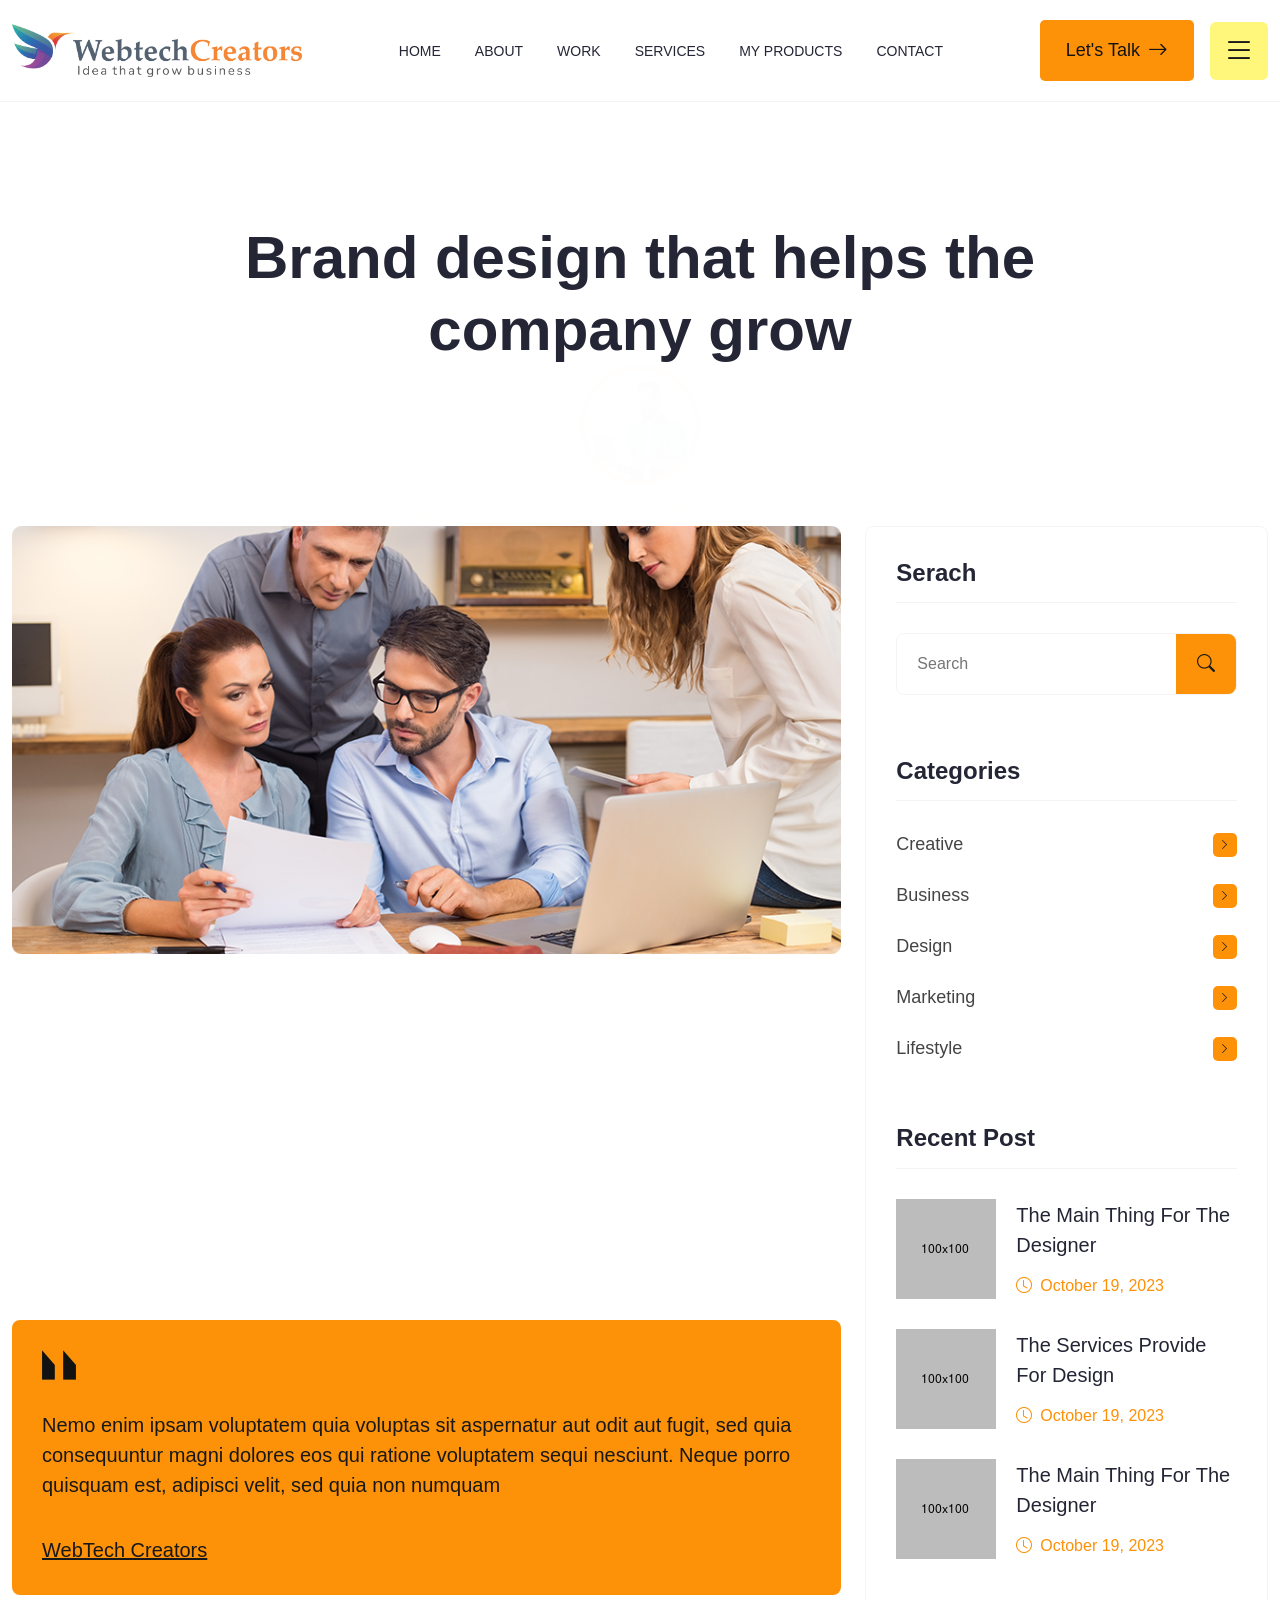
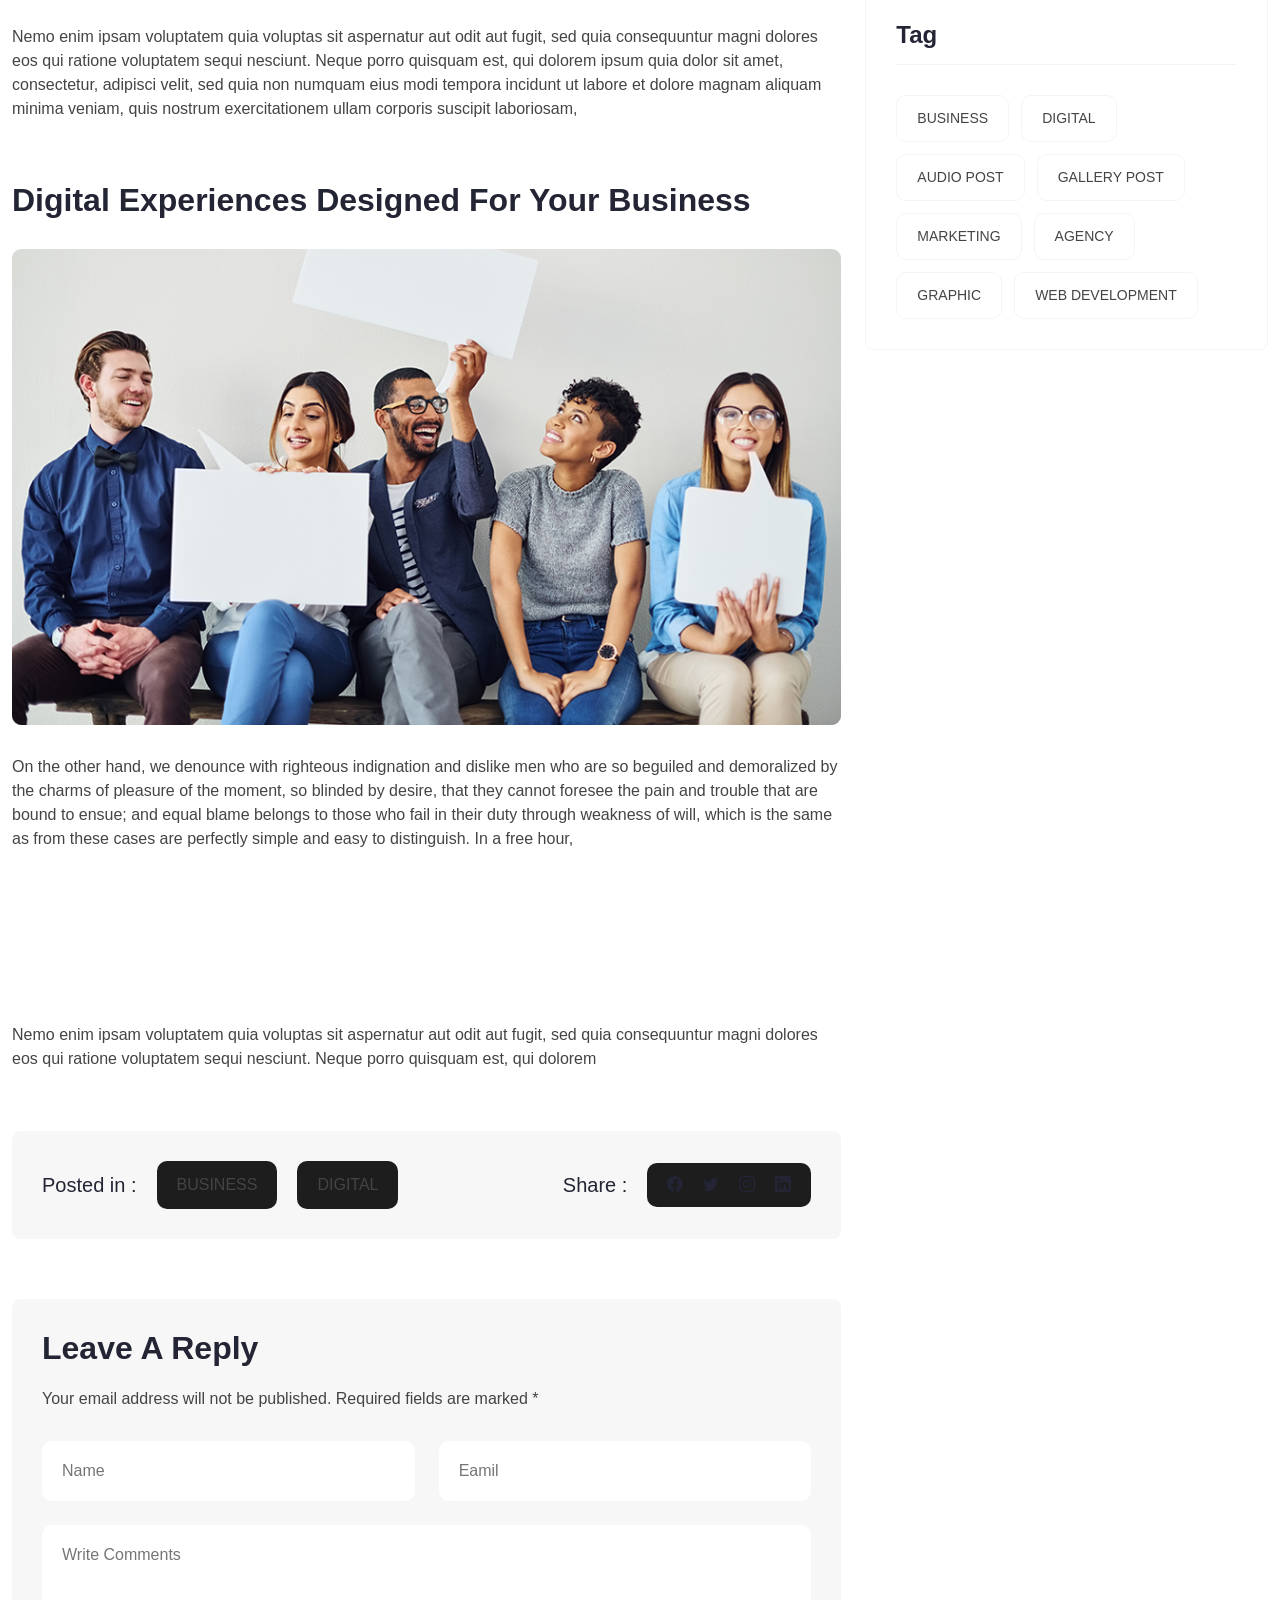
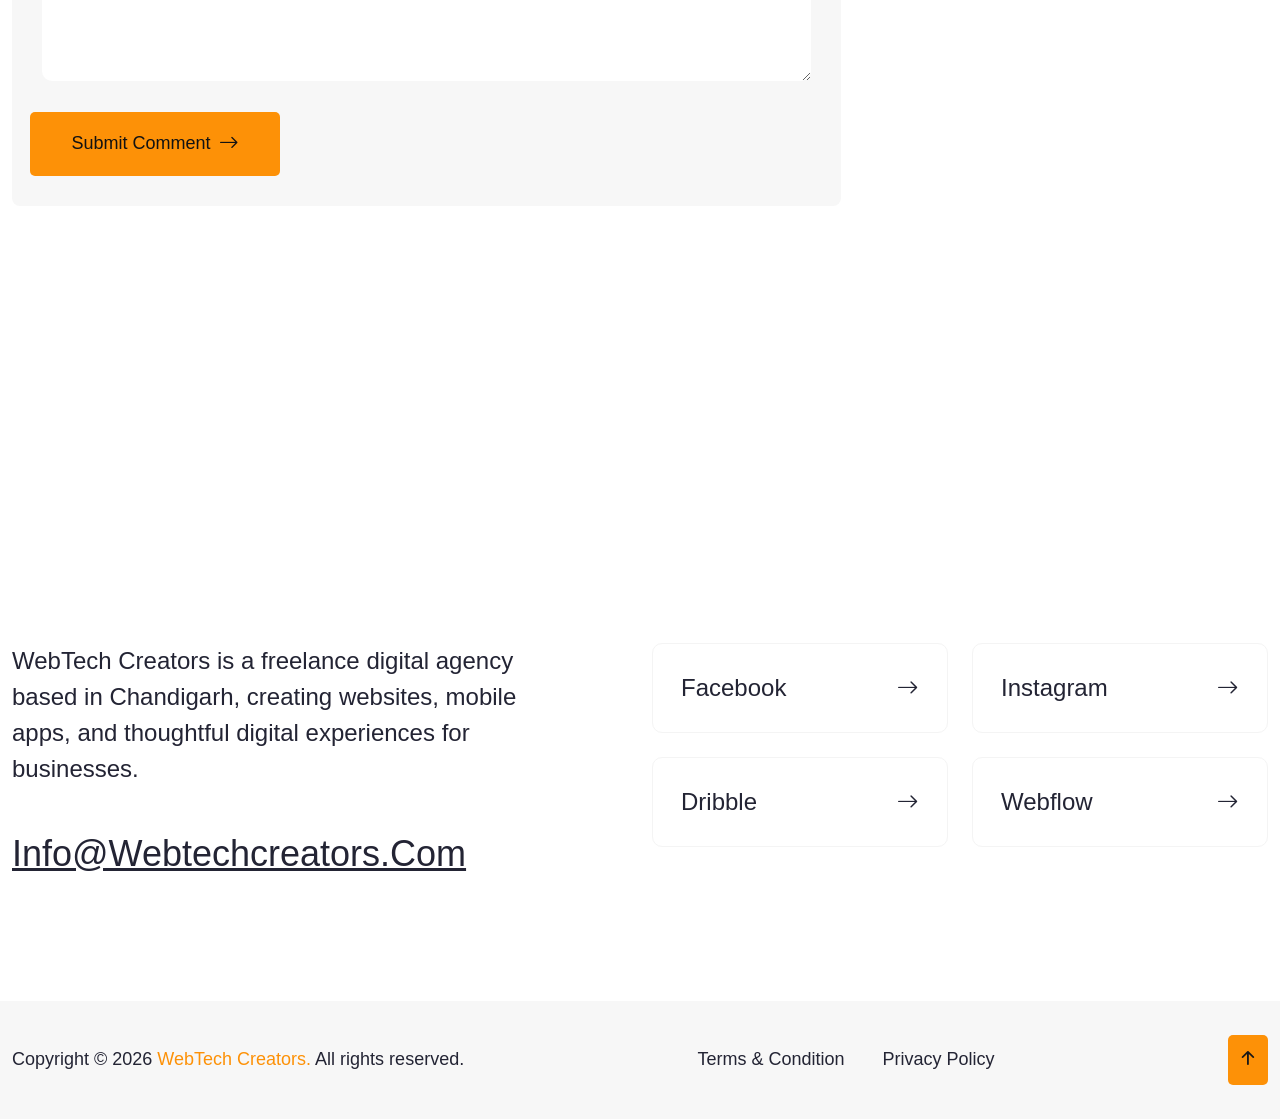
<file: blog-details.html>
<!DOCTYPE html>
<html lang="en">
<head>
   <!--<< Required meta tags >>-->
   <meta charset="UTF-8">
   <meta http-equiv="X-UA-Compatible" content="IE=edge">
   <meta name="viewport" content="width=device-width, initial-scale=1.0">
   <!--<< Title >>-->
   <title>WebTech Creators | Blog Details</title>
   <!--<< Favcion >>-->
   <link rel="shortcut icon" href="assets/img/logo/favicon.png">
   <!--<< Bootstrap min.css >>-->
   <link rel="stylesheet" href="assets/css/bootstrap.min.css">
   <!--<< Aos animation css >>-->
   <link rel="stylesheet" href="assets/css/aos.css">
   <!--<< Main.css >>-->
   <link rel="stylesheet" href="assets/css/main.css">
</head>
<body>

<!--<< Preloader >>-->
<div class="site-preloader">
   <div class="box text-center">
      <div class="site-preloader-mark mb-10">
         <img src="assets/img/banner/banner-man.png" alt="img">
      </div>
      <span class="fz-30 site-preloader-title fw-600 text-uppercase">
         WebTech Creators
      </span>
   </div>
</div>
<!--<< Preloader >>--> 





<!--<< banner >>-->
<section class="breadcrumnd__section">
   <!--<< Header v-1 >>-->
   <header class="header-section">
      <div class="container">
         <div class="header-wrapper">
            <div class="main__logo">
               <a href="index.html" class="logo">
                  <img src="assets/img/logo/logo.png" alt="logo">
               </a>
            </div>
                        <ul class="main-menu">
               <li>
                  <a href="index.html">
                     Home
                  </a>
               </li>
               <li>
                  <a href="index.html#about">
                     About
                  </a>
               </li>
               <li>
                  <a href="index.html#prot">
                     Work
                  </a>
               </li>
               <li>
                  <a href="index.html#services">
                     Services
                  </a>
                  <ul class="sub-menu">
                     <li>
                        <a href="service.html">
                           Service
                        </a>
                     </li>
                     <li style="display: none;">
                        <a href="service-details.html">
                           Service Details
                        </a>
                     </li>
                  </ul>
               </li>
               <li style="display: none;">
                  <a href="#testi">
                     Testimonial
                  </a>
               </li>
               <li style="display: none;">
                  <a href="javascript:void(0)">
                     Blog 
                  </a>
                  <ul class="sub-menu">
                     <li class="subtwohober">
                        <a href="blog.html">Blog</a>
                     </li>
                     <li><a href="blog-details.html">Blog Details</a></li>
                  </ul>
               </li>
               <li>
                  <a href="my-products.html">
                     My Products
                  </a>
               </li>
               <li>
                  <a href="contact.html">
                     Contact
                  </a>
               </li>
            </ul>
            <div class="menu__components d-flex align-items-center">
               <a href="contact.html" class="d-flex fw-500 cmn--btn align-items-center gap-2">
                  <span class="get__text">
                     Let's Talk
                  </span>
                  <span>
                     <i class="bi bi-arrow-right fz-20"></i>                       
                  </span>
               </a>
               <div class="header-bar d-lg-none">
                  <span></span>
                  <span></span>
                  <span></span>
               </div>
               <div class="remove__click">
                  <i class="bi bi-list"></i>
               </div>
            </div>
         </div>
      </div>
   </header>
   <!--<< Header v-1 >>-->
   <div class="container pt-120 pb-120">
      <div class="row g-4 justify-content-center">
         <div class="col-lg-8">
            <div class="breadcrumnd__wrap text-center">
               <h1>
                  Brand design that helps the 
                  company grow
               </h1>
            </div>
         </div>
      </div>
   </div>
</section>
<!--<< banner >>-->

<!--<< blog >>-->
<section class="blog__bsection pb-120">
   <div class="container">
      <div class="row g-4">
         <div class="col-lg-8">
            <div class="blog__bleft__wrapper">
               <div class="blog__bitem" data-aos="fade-up" data-aos-duration="1000">
                  <a href="#0" class="thumb">
                     <img src="assets/img/blog/bblog1.png" alt="img">
                  </a>
                  <div class="content__two">
                     <div class="text__box mb-30" data-aos="fade-up" data-aos-duration="1400">
                        <span class="text__de">
                           By: admin  /  Lifestyle  /  Posted on September 19, 2023  /  Comments: 0
                        </span>
                        <p class="fz-16 pra ttext__one">
                           There are many variations of passages of Lorem Ipsum available, but the majority have suffered alteration in some form, by injected humour, or randomised words which don't look even slightly believable. If you are going to use a Lorem Ipsum, you need to be sure there isn't anything embarrassing hidden in the middle of text. All the Lorem Ipsum the Internet tend to repeat predefined chunks as necessary, 
                        </p>
                        <p class="fz-16 pra">
                           Nemo enim ipsam voluptatem quia voluptas sit aspernatur aut odit aut fugit, sed quia consequuntur magni neque porro quisquam est, qui dolorem ipsum quia dolor sit amet, adipisci velit, sed quia non numquam eius modi tempora incidunts ut labore et dolore magnam aliquam quaerat voluptatem. Ut enim ad minima veniam, quis nostrum exercitationem the corporis suscipit laboriosam, nisi ut aliquid
                        </p>
                     </div>
                     <div class="quite__box mb-30">
                        <img src="assets/img/blog/straight-quotes.png" alt="img">
                        <p>
                           Nemo enim ipsam voluptatem quia voluptas sit aspernatur aut odit aut fugit, sed quia consequuntur magni dolores eos qui ratione voluptatem sequi nesciunt. Neque porro quisquam est, adipisci velit, sed quia non numquam
                        </p>
                        <a href="#0">
                           WebTech Creators
                        </a>
                     </div>
                     <p class="fz-16 pra ttext__one mb__cus60">
                        Nemo enim ipsam voluptatem quia voluptas sit aspernatur aut odit aut fugit, sed quia consequuntur magni dolores eos qui ratione voluptatem sequi nesciunt. Neque porro quisquam est, qui dolorem ipsum quia dolor sit amet, consectetur, adipisci velit, sed quia non numquam eius modi tempora incidunt ut labore et dolore magnam aliquam minima veniam, quis nostrum exercitationem ullam corporis suscipit laboriosam, 
                     </p>
                     <h3 class="white mb-30">
                        Digital experiences designed for your business
                     </h3>
                     <div class="thumb mb-30">
                        <img src="assets/img/blog/blog-detailsb2.png" alt="img">
                     </div>
                     <p class="fz-16 pra ttext__one mb-30">
                        On the other hand, we denounce with righteous indignation and dislike men who are so beguiled and demoralized by the charms of pleasure of the moment, so blinded by desire, that they cannot foresee the pain and trouble that are bound to ensue; and equal blame belongs to those who fail in their duty through weakness of will, which is the same as from these cases are perfectly simple and easy to distinguish. In a free hour, 
                     </p>
                     <div class="text__box mb-30" data-aos="fade-up" data-aos-duration="1600">
                        <ul class="challenge__list">
                           <li>
                              Duis aute irure dolor in reprehenderit in voluptate velit esse cillum dolore eu fugiat nulla pariatur.
                           </li>
                           <li>
                              Nor again is there anyone who loves or pursues or desires to obtain pain of itself, because it is pain,
                           </li>
                           <li>
                              On the other hand, we denounce with righteous indignation and dislike
                           </li>
                        </ul>
                     </div>
                     <p class="fz-16 pra ttext__one mb-30">
                        Nemo enim ipsam voluptatem quia voluptas sit aspernatur aut odit aut fugit, sed quia consequuntur magni dolores eos qui ratione voluptatem sequi nesciunt. Neque porro quisquam est, qui dolorem 
                     </p>
                  </div>
                  <div class="post__in cmn__bg mb__cus60">
                     <div class="post__left">
                        <span class="fz-20 fw-500 white">
                           Posted in :
                        </span>
                        <a href="#0">
                           Business
                        </a>
                        <a href="#0">
                           Digital
                        </a>
                     </div>
                     <div class="post__right">
                        <span class="fz-20 fw-500 white">
                           Share :
                        </span>
                        <ul class="social-cus d-flex align-items-center">
                           <li>
                              <a href="#0">
                                 <i class="bi bi-facebook"></i>
                              </a>
                           </li>
                           <li>
                              <a href="#0">
                                 <i class="bi bi-twitter"></i>
                              </a>
                           </li>
                           <li>
                              <a href="#0">
                                 <i class="bi bi-instagram"></i>
                              </a>
                           </li>
                           <li>
                              <a href="#0">
                                 <i class="bi bi-linkedin"></i>
                              </a>
                           </li>
                        </ul>
                     </div>
                  </div>
                  <div class="replay__box cmn__bg">
                     <h3>
                        Leave a Reply
                     </h3>
                     <p>
                        Your email address will not be published. Required fields are marked *
                     </p>
                     <form action="#" class="row g-4">
                        <div class="col-lg-6">
                           <input type="text" placeholder="Name">
                        </div>
                        <div class="col-lg-6">
                           <input type="email" placeholder="Eamil">
                        </div>
                        <div class="col-lg-12">
                           <textarea name="comment" rows="5" placeholder="Write Comments"></textarea>
                        </div>
                        <a href="contact.html" class="d-flex fw-500 cmn--btn align-items-center gap-2">
                           <span class="get__text">
                              Submit Comment
                           </span>
                           <span>
                              <i class="bi bi-arrow-right fz-20"></i>                       
                           </span>
                        </a>
                     </form>
                  </div>
               </div>
            </div>
         </div>
         <div class="col-lg-4">
           <div class="blog__bright__bar">
               <div class="scope__item mb__cus60">
                  <h4 class="scope__title">
                     Serach
                  </h4>
                  <form action="#0" class="d-flex align-content-center justify-content-between">
                     <input type="text" placeholder="Search">
                     <button type="submit">
                        <i class="bi bi-search"></i>
                     </button>
                  </form>
               </div>
               <div class="scope__item mb__cus60 position-relative">
                  <h4 class="scope__title">
                     Categories
                  </h4>
                  <ul class="category">
                     <li>
                        <a href="#0" class="d-flex align-items-center justify-content-between">
                           <span class="fz-18 ptext">
                              Creative
                           </span>
                           <span class="arrow">
                              <i class="bi bi-chevron-right"></i>
                           </span>
                        </a>
                     </li>
                     <li>
                        <a href="#0" class="d-flex align-items-center justify-content-between">
                           <span class="fz-18 ptext">
                              Business
                           </span>
                           <span class="arrow">
                              <i class="bi bi-chevron-right"></i>
                           </span>
                        </a>
                     </li>
                     <li>
                        <a href="#0" class="d-flex align-items-center justify-content-between">
                           <span class="fz-18 ptext">
                              Design
                           </span>
                           <span class="arrow">
                              <i class="bi bi-chevron-right"></i>
                           </span>
                        </a>
                     </li>
                     <li>
                        <a href="#0" class="d-flex align-items-center justify-content-between">
                           <span class="fz-18 ptext">
                              Marketing
                           </span>
                           <span class="arrow">
                              <i class="bi bi-chevron-right"></i>
                           </span>
                        </a>
                     </li>
                     <li>
                        <a href="#0" class="d-flex align-items-center justify-content-between">
                           <span class="fz-18 ptext">
                              Lifestyle
                           </span>
                           <span class="arrow">
                              <i class="bi bi-chevron-right"></i>
                           </span>
                        </a>
                     </li>
                  </ul>
               </div>
               <div class="scope__item mb__cus60">
                  <h4 class="scope__title">
                     Recent Post
                  </h4>
                  <ul class="recent__post">
                     <li>
                        <a href="#0" class="recent__innter">
                           <img src="assets/img/blog/bsmall1.png" alt="img">
                           <div class="cont__box">
                              <span class="retitle">
                                 The Main Thing For The 
                                 Designer 
                              </span>
                              <span class="base fz-16 d-flex align-items-center gap-2">
                                 <i class="bi bi-clock"></i>
                                 October 19, 2023
                              </span>
                           </div>
                        </a>
                     </li>
                     <li>
                        <a href="#0" class="recent__innter">
                           <img src="assets/img/blog/bsmall2.png" alt="img">
                           <div class="cont__box">
                              <span class="retitle">
                                 The services provide for 
                                 design 
                              </span>
                              <span class="base fz-16 d-flex align-items-center gap-2">
                                 <i class="bi bi-clock"></i>
                                 October 19, 2023
                              </span>
                           </div>
                        </a>
                     </li>
                     <li>
                        <a href="#0" class="recent__innter">
                           <img src="assets/img/blog/bsmall3.png" alt="img">
                           <div class="cont__box">
                              <span class="retitle">
                                 The Main Thing For The 
                                 Designer 
                              </span>
                              <span class="base fz-16 d-flex align-items-center gap-2">
                                 <i class="bi bi-clock"></i>
                                 October 19, 2023
                              </span>
                           </div>
                        </a>
                     </li>
                  </ul>
               </div>
               <div class="scope__item">
                  <h4 class="scope__title">
                     Tag
                  </h4>
                  <ul class="tags">
                     <li>
                        <a href="#0">
                           Business
                        </a>
                     </li>
                     <li>
                        <a href="#0">
                           Digital
                        </a>
                     </li>
                     <li>
                        <a href="#0">
                           Audio Post
                        </a>
                     </li>
                     <li>
                        <a href="#0">
                           Gallery Post
                        </a>
                     </li>
                     <li>
                        <a href="#0">
                           Marketing
                        </a>
                     </li>
                     <li>
                        <a href="#0">
                           Agency
                        </a>
                     </li>
                     <li>
                        <a href="#0">
                           Graphic
                        </a>
                     </li>
                     <li>
                        <a href="#0">
                           Web Development
                        </a>
                     </li>
                  </ul>
               </div>
           </div>
         </div>
      </div>
   </div>
</section>
<!--<< blog >>-->

<!--<< Footer >>-->
<footer class="footer__section">
   <div class="container">
      <div class="footer__top pt-120 pb-120">
         <div class="fl" data-aos="fade-up" data-aos-duration="1000">
            Get In Touch
         </div>
         <div class="row g-4">
            <div class="col-lg-6">
               <div class="get__content">
                  <p>
                     WebTech Creators is a freelance digital agency based in Chandigarh, creating websites, mobile apps, and thoughtful digital experiences for businesses.
                  </p>
                  <a href="#0">info@webtechcreators.com</a>
               </div>
            </div>
            <div class="col-lg-6">
               <div class="get__rightcontetn">
                  <div class="row g-4">
                     <div class="col-lg-6 col-md-6 col-sm-6">
                        <a href="#0" class="social__footer">
                           Facebook
                           <i class="bi bi-arrow-right"></i>
                        </a>
                     </div>
                     <div class="col-lg-6 col-md-6 col-sm-6">
                        <a href="#0" class="social__footer">
                           Instagram
                           <i class="bi bi-arrow-right"></i>
                        </a>
                     </div>
                     <div class="col-lg-6 col-md-6 col-sm-6">
                        <a href="#0" class="social__footer">
                           Dribble
                           <i class="bi bi-arrow-right"></i>
                        </a>
                     </div>
                     <div class="col-lg-6 col-md-6 col-sm-6">
                        <a href="#0" class="social__footer">
                           Webflow
                           <i class="bi bi-arrow-right"></i>
                        </a>
                     </div>
                  </div>
               </div>
            </div>
         </div>
      </div>
   </div>
   <div class="footer__bottom cmn__bg">
      <div class="container">
         <div class="copyright">
            <p class="white"> Copyright © 2026 <a href="index.html" class="base">WebTech Creators.</a> All rights reserved.</p>
            <ul class="terms">
               <li>
                  <a href="#0">
                     Terms & Condition
                  </a>
               </li>
               <li>
                  <a href="#0">
                     Privacy Policy
                  </a>
               </li>
            </ul>
            <a href="#about" class="toparrow">
               <i class="bi bi-arrow-up-short"></i>
            </a>
         </div>
      </div>
   </div>
</footer>
<!--<< Footer >>-->

<!--<<  sub side bar custom >>-->
<div class="subside__barmenu sub__contact">
   <div class="remove__click d-flex justify-content-center align-items-center">
      <i class="bi bi-x-lg"></i>
   </div>
   <div class="sub__contact__wrapper d-grid">
      <a href="index.html" class="side-logo">
         <img src="assets/img/logo/logo.png" alt="WebTech Creators">
      </a>
      <p>
         We are WebTech Creators, a Chandigarh-based team creating modern websites, intuitive UI/UX designs, and custom digital solutions for businesses.
      </p>
      <div class="sub__contact-left d-grid">
         <div class="sub__contac-item">
            <div class="content">
               <span class="address d-block">
                  Address
               </span>
               <span class="textp">
                  SCO 21, Sector 34-A, Chandigarh.
               </span>
            </div>
         </div>
         <div class="sub__contac-item">
            <div class="content">
               <span class="address d-block">
                  Email
               </span>
               <a href="mailto:info@webtechcreators.com" class="textp">
                  info@webtechcreators.com
               </a>
            </div>
         </div>
         <div class="sub__contac-item">
            <div class="content">
               <span class="address d-block">
                  Call now
               </span>
               <a href="tel:+917986621813" class="textp">
                  +91 - 79866 21813
               </a>
            </div>
         </div>
      </div>
      <a href="contact.html" class="d-flex justify-content-center fw-500 cmn--btn align-items-center gap-2">
         <span>
            <i class="bi bi-chevron-right"></i>             
         </span>
         <span class="get__text">
            Let's Talk
         </span>
      </a>
   </div>
</div>
<!--<<  sub side bar custom >>-->

   <!--<< Scroll To Top >>-->
   <div class="progress-wrap">
      <svg
         class="progress-circle svg-content"
         width="100%"
         height="100%"
         viewBox="-1 -1 102 102"
      >
         <path fill="#c9f31d" d="M50,1 a49,49 0 0,1 0,98 a49,49 0 0,1 0,-98"/>
      </svg>
      <i class="bi bi-arrow-90deg-up title topping"></i>
   </div>
   <!--<< Scroll To Top >>-->

   <!--<< Jquery Latest >>-->
   <script src="assets/js/jquery-3.7.0.min.js"></script>
   <!--<< Viewport Js >>-->
   <script src="assets/js/viewport.jquery.js"></script>
   <!--<< Bootstrap Js >>-->
   <script src="assets/js/bootstrap.min.js"></script>
   <!--<< Aos animation Js >>-->
   <script src="assets/js/aos.js"></script>
   <!--<< Nice Select Js >>-->
   <script src="assets/js/jquery.nice-select.min.js"></script>
   <!--<< Swiper Slide Js >>-->
   <script src="assets/js/swiper-bundle.min.js"></script>
   <!--<< Swiper Bundle Js >>-->
   <script src="assets/js/jquery.magnific-popup.min.js"></script>
   <!--<< magnific popup Js >>-->
   <script src="assets/js/odometer.min.js"></script>
   <!--<< Odometer js Js >>-->
   <script src="assets/js/wow.min.js"></script>
   <!--<< Wow Animation js >>-->
   <script src="assets/js/main.js"></script>
   <!--<< Main.js >>-->
</body>
</html>
</file>
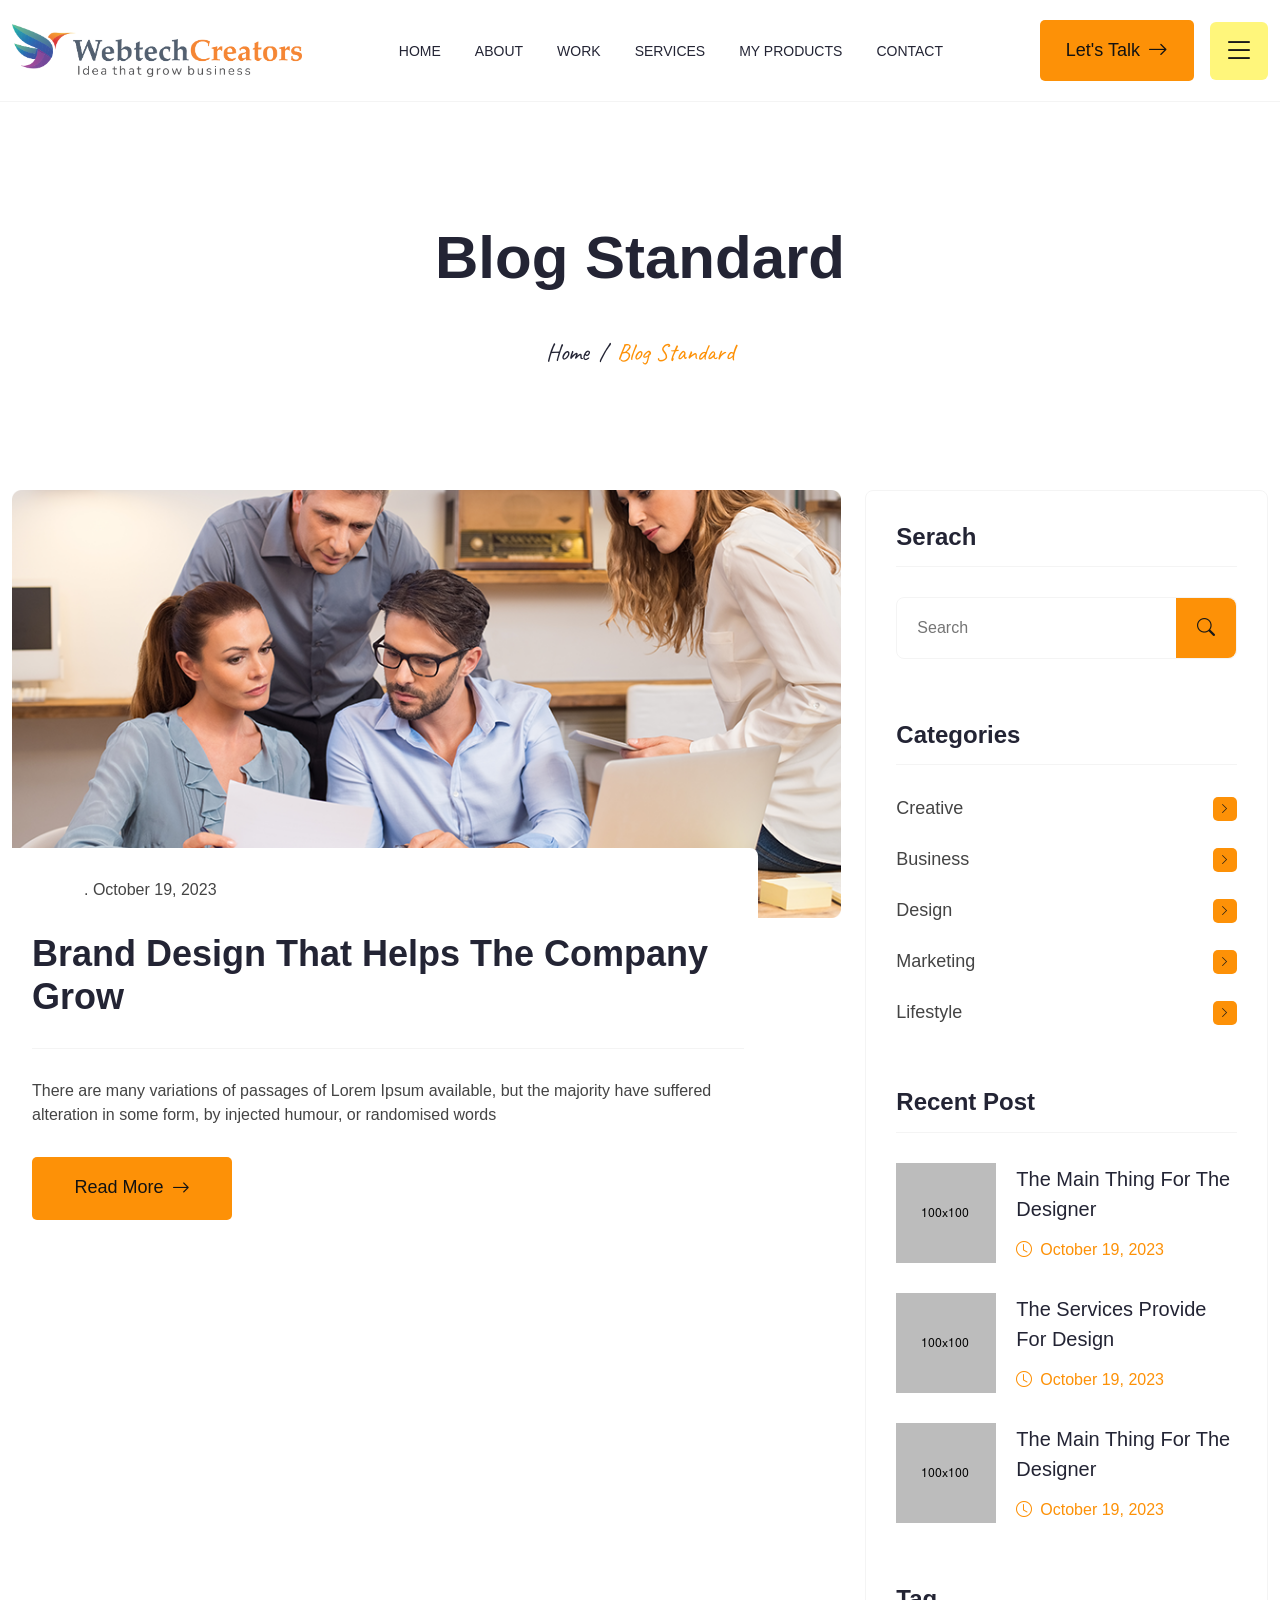
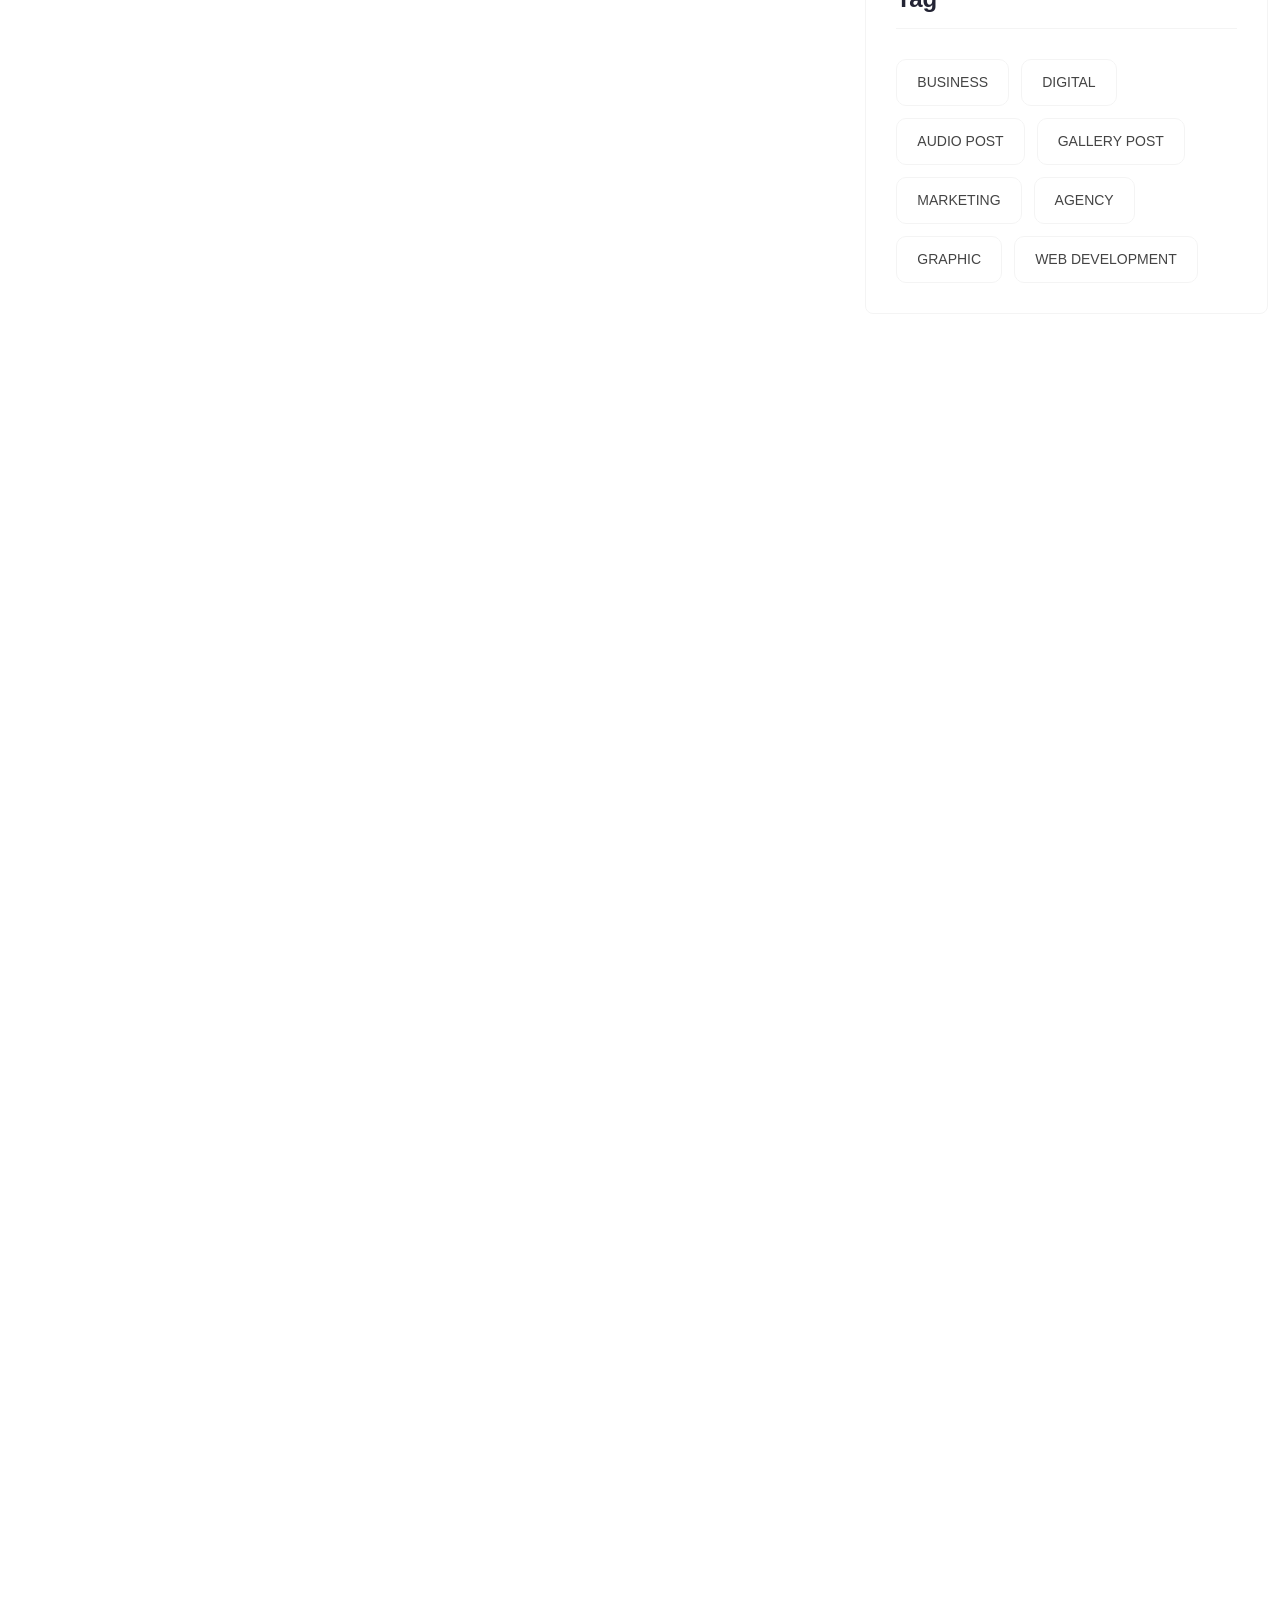
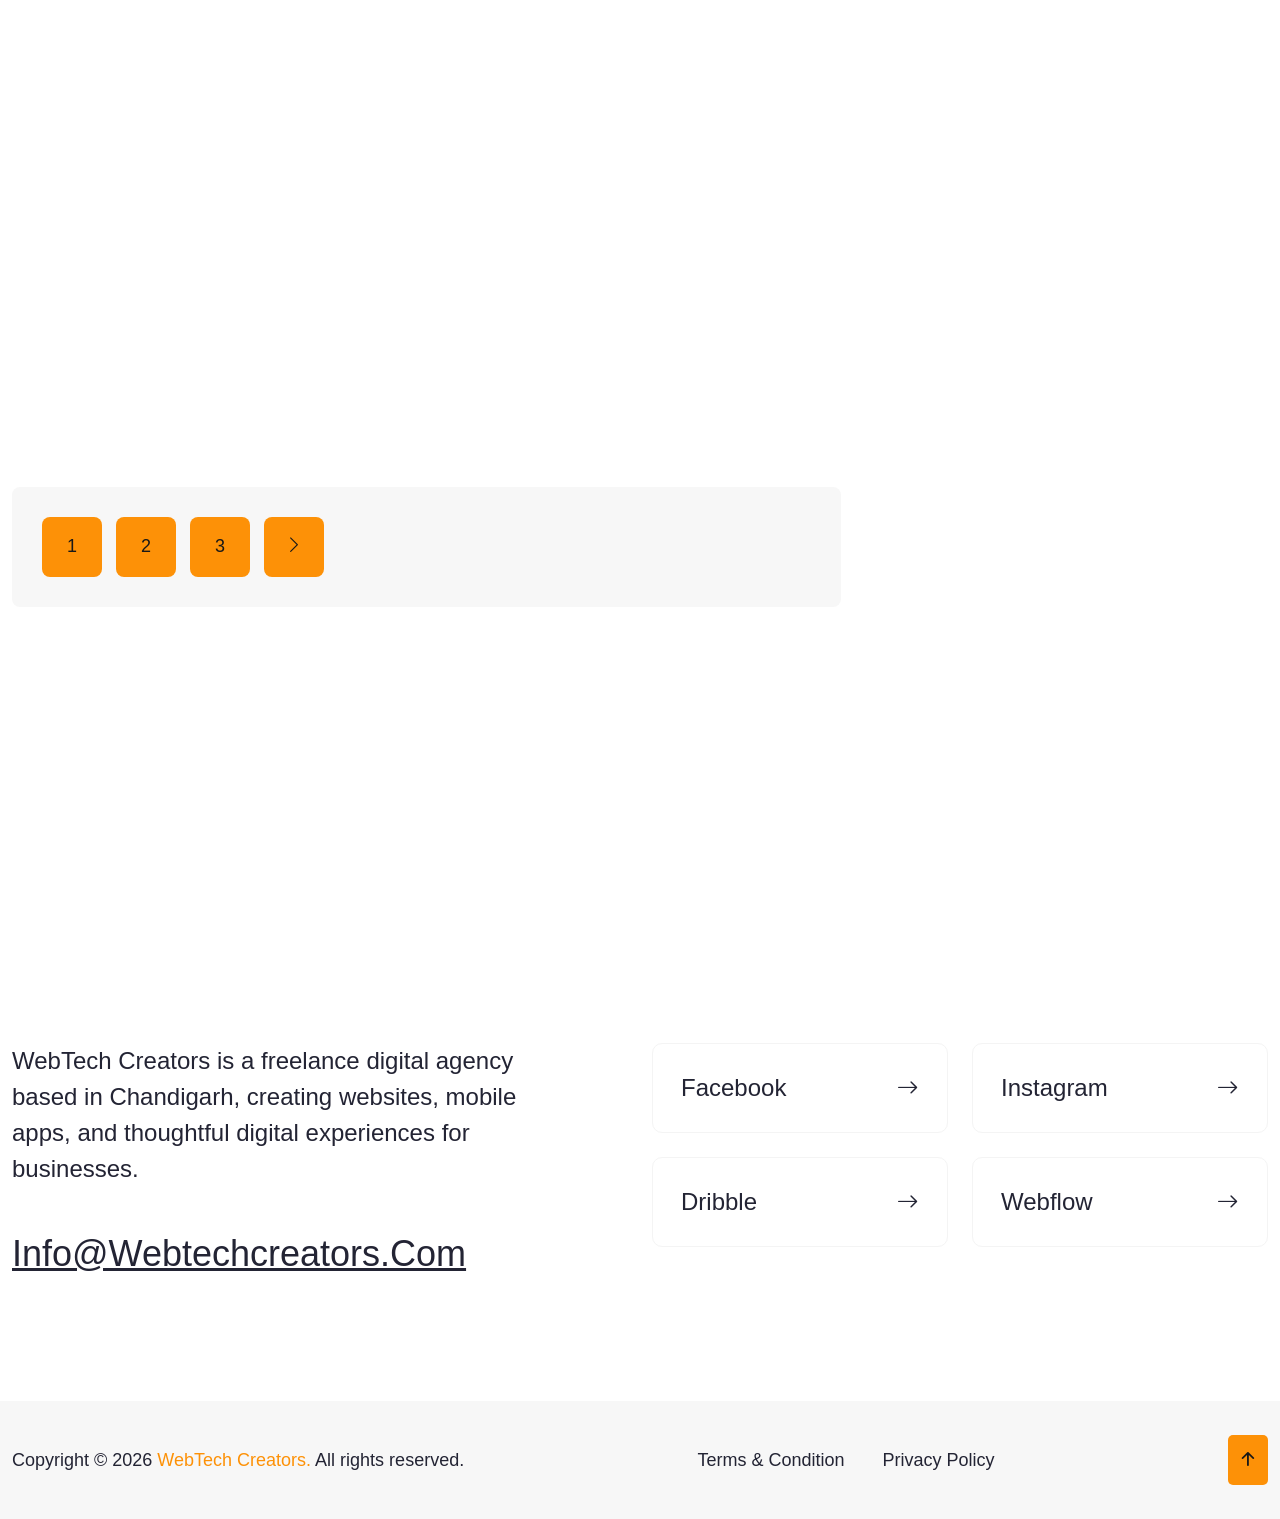
<file: blog.html>
<!DOCTYPE html>
<html lang="en">
<head>
   <!--<< Required meta tags >>-->
   <meta charset="UTF-8">
   <meta http-equiv="X-UA-Compatible" content="IE=edge">
   <meta name="viewport" content="width=device-width, initial-scale=1.0">
   <!--<< Title >>-->
   <title>WebTech Creators | Blog</title>
   <!--<< Favcion >>-->
   <link rel="shortcut icon" href="assets/img/logo/favicon.png">
   <!--<< Bootstrap min.css >>-->
   <link rel="stylesheet" href="assets/css/bootstrap.min.css">
   <!--<< Aos animation css >>-->
   <link rel="stylesheet" href="assets/css/aos.css">
   <!--<< Main.css >>-->
   <link rel="stylesheet" href="assets/css/main.css">
</head>
<body>

<!--<< Preloader >>-->
<div class="site-preloader">
   <div class="box text-center">
      <div class="site-preloader-mark mb-10">
         <img src="assets/img/banner/banner-man.png" alt="img">
      </div>
      <span class="fz-30 site-preloader-title fw-600 text-uppercase">
         WebTech Creators
      </span>
   </div>
</div>
<!--<< Preloader >>--> 





<!--<< banner >>-->
<section class="breadcrumnd__section">
   <!--<< Header v-1 >>-->
   <header class="header-section">
      <div class="container">
         <div class="header-wrapper">
            <div class="main__logo">
               <a href="index.html" class="logo">
                  <img src="assets/img/logo/logo.png" alt="logo">
               </a>
            </div>
                        <ul class="main-menu">
               <li>
                  <a href="index.html">
                     Home
                  </a>
               </li>
               <li>
                  <a href="index.html#about">
                     About
                  </a>
               </li>
               <li>
                  <a href="index.html#prot">
                     Work
                  </a>
               </li>
               <li>
                  <a href="index.html#services">
                     Services
                  </a>
                  <ul class="sub-menu">
                     <li>
                        <a href="service.html">
                           Service
                        </a>
                     </li>
                     <li style="display: none;">
                        <a href="service-details.html">
                           Service Details
                        </a>
                     </li>
                  </ul>
               </li>
               <li style="display: none;">
                  <a href="index.html#testi">
                     Testimonial
                  </a>
               </li>
               <li style="display: none;">
                  <a href="javascript:void(0)">
                     Blog 
                  </a>
                  <ul class="sub-menu">
                     <li class="subtwohober">
                        <a href="blog.html">Blog</a>
                     </li>
                     <li><a href="blog-details.html">Blog Details</a></li>
                  </ul>
               </li>
               <li>
                  <a href="my-products.html">
                     My Products
                  </a>
               </li>
               <li>
                  <a href="contact.html">
                     Contact
                  </a>
               </li>
            </ul>
            <div class="menu__components d-flex align-items-center">
               <a href="contact.html" class="d-flex fw-500 cmn--btn align-items-center gap-2">
                  <span class="get__text">
                     Let's Talk
                  </span>
                  <span>
                     <i class="bi bi-arrow-right fz-20"></i>                       
                  </span>
               </a>
               <div class="header-bar d-lg-none">
                  <span></span>
                  <span></span>
                  <span></span>
               </div>
               <div class="remove__click">
                  <i class="bi bi-list"></i>
               </div>
            </div>
         </div>
      </div>
   </header>
   <!--<< Header v-1 >>-->
   <div class="container pt-120 pb-120">
      <div class="row g-4 justify-content-center">
         <div class="col-lg-8">
            <div class="breadcrumnd__wrap text-center">
               <h1>
                  Blog Standard
               </h1>
               <ul class="breakcrumnd__cont justify-content-center">
                  <li>
                     <a href="index-2.html">
                        Home 
                     </a>
                  </li>
                  <li class="white">
                     /  
                  </li>
                  <li class="base">
                     Blog Standard
                  </li>
               </ul>
            </div>
         </div>
      </div>
   </div>
</section>
<!--<< banner >>-->

<!--<< blog >>-->
<section class="blog__bsection pb-120">
   <div class="container">
      <div class="row g-4">
         <div class="col-lg-8">
            <div class="blog__bleft__wrapper">
               <div class="blog__bitem mb__cus50" data-aos="fade-up" data-aos-duration="1000">
                  <a href="blog-details.html" class="thumb">
                     <img src="assets/img/blog/bblog1.png" alt="img">
                  </a>
                  <div class="content">
                     <span class="bdate d-flex align-items-center gap-1 ptext fz-16">
                        <span class="text-uppercase text-white">
                           NEWS
                        </span>
                        .  October 19, 2023
                     </span>
                    <h3>
                        <a href="blog-details.html">
                           Brand design that helps the company grow
                        </a>
                     </h3>
                     <p class="fz-16 ptext">
                        There are many variations of passages of Lorem Ipsum available, but the majority have suffered alteration in some form, by injected humour, or randomised words 
                     </p>
                     <a href="blog-details.html" class="d-flex justify-content-center fw-500 cmn--btn align-items-center gap-2">
                        <span class="get__text">
                           Read More
                        </span>
                        <span>
                           <i class="bi bi-arrow-right"></i>             
                        </span>
                     </a>
                  </div>
               </div>
               <div class="blog__bitem mb__cus50" data-aos="fade-up" data-aos-duration="1000">
                  <a href="blog-details.html" class="thumb">
                     <img src="assets/img/blog/bblog2.png" alt="img">
                  </a>
                  <div class="content">
                     <span class="bdate d-flex align-items-center gap-1 ptext fz-16">
                        <span class="text-uppercase text-dark">
                           NEWS
                        </span>
                        .  October 19, 2023
                     </span>
                     <h3>
                        <a href="blog-details.html">
                           Fresh design ideas & inspiration for 2023
                        </a>
                     </h3>
                     <p class="fz-16 ptext">
                        There are many variations of passages of Lorem Ipsum available, but the majority have suffered alteration in some form, by injected humour, or randomised words 
                     </p>
                     <a href="blog-details.html" class="d-flex justify-content-center fw-500 cmn--btn align-items-center gap-2">
                        <span class="get__text">
                           Read More
                        </span>
                        <span>
                           <i class="bi bi-arrow-right"></i>             
                        </span>
                     </a>
                  </div>
               </div>
               <div class="blog__bitem mb__cus50" data-aos="fade-up" data-aos-duration="1000">
                  <a href="blog-details.html" class="thumb">
                     <img src="assets/img/blog/bblog3.png" alt="img">
                  </a>
                  <div class="content">
                     <span class="bdate d-flex align-items-center gap-1 ptext fz-16">
                        <span class="text-uppercase text-dark">
                           NEWS
                        </span>
                        .  October 19, 2023
                     </span>
                    <h3>
                        <a href="blog-details.html">
                           Features of creating a company identity
                        </a>
                     </h3>
                     <p class="fz-16 ptext">
                        There are many variations of passages of Lorem Ipsum available, but the majority have suffered alteration in some form, by injected humour, or randomised words 
                     </p>
                     <a href="blog-details.html" class="d-flex justify-content-center fw-500 cmn--btn align-items-center gap-2">
                        <span class="get__text">
                           Read More
                        </span>
                        <span>
                           <i class="bi bi-arrow-right"></i>             
                        </span>
                     </a>
                  </div>
               </div>
               <div class="blog__bitem mb__cus50" data-aos="fade-up" data-aos-duration="1000">
                  <a href="blog-details.html" class="thumb">
                     <img src="assets/img/blog/bblog4.png" alt="img">
                  </a>
                  <div class="content">
                     <span class="bdate d-flex align-items-center gap-1 ptext fz-16">
                        <span class="text-uppercase text-dark">
                           NEWS
                        </span>
                        .  October 19, 2023
                     </span>
                    <h3>
                        <a href="blog-details.html">
                           Brand design that helps the company grow
                        </a>
                     </h3>
                     <p class="fz-16 ptext">
                        There are many variations of passages of Lorem Ipsum available, but the majority have suffered alteration in some form, by injected humour, or randomised words 
                     </p>
                     <a href="blog-details.html" class="d-flex justify-content-center fw-500 cmn--btn align-items-center gap-2">
                        <span class="get__text">
                           Read More
                        </span>
                        <span>
                           <i class="bi bi-arrow-right"></i>             
                        </span>
                     </a>
                  </div>
               </div>
               <div class="pagination__box cmn__bg">
                  <ul class="pagi">
                     <li>
                        <a href="#0">
                           1
                        </a>
                     </li>
                     <li>
                        <a href="#0">
                           2
                        </a>
                     </li>
                     <li>
                        <a href="#0">
                           3
                        </a>
                     </li>
                     <li>
                        <a href="#0">
                           <i class="bi bi-chevron-right"></i>
                        </a>
                     </li>
                  </ul>
               </div>
            </div>
         </div>
         <div class="col-lg-4">
           <div class="blog__bright__bar">
               <div class="scope__item mb__cus60">
                  <h4 class="scope__title">
                     Serach
                  </h4>
                  <form action="#0" class="d-flex align-content-center justify-content-between">
                     <input type="text" placeholder="Search">
                     <button type="submit">
                        <i class="bi bi-search"></i>
                     </button>
                  </form>
               </div>
               <div class="scope__item mb__cus60 position-relative">
                  <h4 class="scope__title">
                     Categories
                  </h4>
                  <ul class="category">
                     <li>
                        <a href="#0" class="d-flex align-items-center justify-content-between">
                           <span class="fz-18 ptext">
                              Creative
                           </span>
                           <span class="arrow">
                              <i class="bi bi-chevron-right"></i>
                           </span>
                        </a>
                     </li>
                     <li>
                        <a href="#0" class="d-flex align-items-center justify-content-between">
                           <span class="fz-18 ptext">
                              Business
                           </span>
                           <span class="arrow">
                              <i class="bi bi-chevron-right"></i>
                           </span>
                        </a>
                     </li>
                     <li>
                        <a href="#0" class="d-flex align-items-center justify-content-between">
                           <span class="fz-18 ptext">
                              Design
                           </span>
                           <span class="arrow">
                              <i class="bi bi-chevron-right"></i>
                           </span>
                        </a>
                     </li>
                     <li>
                        <a href="#0" class="d-flex align-items-center justify-content-between">
                           <span class="fz-18 ptext">
                              Marketing
                           </span>
                           <span class="arrow">
                              <i class="bi bi-chevron-right"></i>
                           </span>
                        </a>
                     </li>
                     <li>
                        <a href="#0" class="d-flex align-items-center justify-content-between">
                           <span class="fz-18 ptext">
                              Lifestyle
                           </span>
                           <span class="arrow">
                              <i class="bi bi-chevron-right"></i>
                           </span>
                        </a>
                     </li>
                  </ul>
               </div>
               <div class="scope__item mb__cus60">
                  <h4 class="scope__title">
                     Recent Post
                  </h4>
                  <ul class="recent__post">
                     <li>
                        <a href="blog-details.html" class="recent__innter">
                           <img src="assets/img/blog/bsmall1.png" alt="img">
                           <div class="cont__box">
                              <span class="retitle">
                                 The Main Thing For The 
                                 Designer 
                              </span>
                              <span class="base fz-16 d-flex align-items-center gap-2">
                                 <i class="bi bi-clock"></i>
                                 October 19, 2023
                              </span>
                           </div>
                        </a>
                     </li>
                     <li>
                        <a href="blog-details.html" class="recent__innter">
                           <img src="assets/img/blog/bsmall2.png" alt="img">
                           <div class="cont__box">
                              <span class="retitle">
                                 The services provide for 
                                 design 
                              </span>
                              <span class="base fz-16 d-flex align-items-center gap-2">
                                 <i class="bi bi-clock"></i>
                                 October 19, 2023
                              </span>
                           </div>
                        </a>
                     </li>
                     <li>
                        <a href="blog-details.html" class="recent__innter">
                           <img src="assets/img/blog/bsmall3.png" alt="img">
                           <div class="cont__box">
                              <span class="retitle">
                                 The Main Thing For The 
                                 Designer 
                              </span>
                              <span class="base fz-16 d-flex align-items-center gap-2">
                                 <i class="bi bi-clock"></i>
                                 October 19, 2023
                              </span>
                           </div>
                        </a>
                     </li>
                  </ul>
               </div>
               <div class="scope__item">
                  <h4 class="scope__title">
                     Tag
                  </h4>
                  <ul class="tags">
                     <li>
                        <a href="#0">
                           Business
                        </a>
                     </li>
                     <li>
                        <a href="#0">
                           Digital
                        </a>
                     </li>
                     <li>
                        <a href="#0">
                           Audio Post
                        </a>
                     </li>
                     <li>
                        <a href="#0">
                           Gallery Post
                        </a>
                     </li>
                     <li>
                        <a href="#0">
                           Marketing
                        </a>
                     </li>
                     <li>
                        <a href="#0">
                           Agency
                        </a>
                     </li>
                     <li>
                        <a href="#0">
                           Graphic
                        </a>
                     </li>
                     <li>
                        <a href="#0">
                           Web Development
                        </a>
                     </li>
                  </ul>
               </div>
           </div>
         </div>
      </div>
   </div>
</section>
<!--<< blog >>-->

<!--<< Footer >>-->
<footer class="footer__section">
   <div class="container">
      <div class="footer__top pt-120 pb-120">
         <div class="fl" data-aos="fade-up" data-aos-duration="1000">
            Get In Touch
         </div>
         <div class="row g-4">
            <div class="col-lg-6">
               <div class="get__content">
                  <p>
                     WebTech Creators is a freelance digital agency based in Chandigarh, creating websites, mobile apps, and thoughtful digital experiences for businesses.
                  </p>
                  <a href="#0">info@webtechcreators.com</a>
               </div>
            </div>
            <div class="col-lg-6">
               <div class="get__rightcontetn">
                  <div class="row g-4">
                     <div class="col-lg-6 col-md-6 col-sm-6">
                        <a href="#0" class="social__footer">
                           Facebook
                           <i class="bi bi-arrow-right"></i>
                        </a>
                     </div>
                     <div class="col-lg-6 col-md-6 col-sm-6">
                        <a href="#0" class="social__footer">
                           Instagram
                           <i class="bi bi-arrow-right"></i>
                        </a>
                     </div>
                     <div class="col-lg-6 col-md-6 col-sm-6">
                        <a href="#0" class="social__footer">
                           Dribble
                           <i class="bi bi-arrow-right"></i>
                        </a>
                     </div>
                     <div class="col-lg-6 col-md-6 col-sm-6">
                        <a href="#0" class="social__footer">
                           Webflow
                           <i class="bi bi-arrow-right"></i>
                        </a>
                     </div>
                  </div>
               </div>
            </div>
         </div>
      </div>
   </div>
   <div class="footer__bottom cmn__bg">
      <div class="container">
         <div class="copyright">
            <p class="white"> Copyright © 2026 <a href="index.html" class="base">WebTech Creators.</a> All rights reserved.</p>
            <ul class="terms">
               <li>
                  <a href="#0">
                     Terms & Condition
                  </a>
               </li>
               <li>
                  <a href="#0">
                     Privacy Policy
                  </a>
               </li>
            </ul>
            <a href="#about" class="toparrow">
               <i class="bi bi-arrow-up-short"></i>
            </a>
         </div>
      </div>
   </div>
</footer>
<!--<< Footer >>-->

<!--<<  sub side bar custom >>-->
<div class="subside__barmenu sub__contact">
   <div class="remove__click d-flex justify-content-center align-items-center">
      <i class="bi bi-x-lg"></i>
   </div>
   <div class="sub__contact__wrapper d-grid">
      <a href="index.html" class="side-logo">
         <img src="assets/img/logo/logo.png" alt="WebTech Creators">
      </a>
      <p>
         We are WebTech Creators, a Chandigarh-based team creating modern websites, intuitive UI/UX designs, and custom digital solutions for businesses.
      </p>
      <div class="sub__contact-left d-grid">
         <div class="sub__contac-item">
            <div class="content">
               <span class="address d-block">
                  Address
               </span>
               <span class="textp">
                  SCO 21, Sector 34-A, Chandigarh.
               </span>
            </div>
         </div>
         <div class="sub__contac-item">
            <div class="content">
               <span class="address d-block">
                  Email
               </span>
               <a href="mailto:info@webtechcreators.com" class="textp">
                  info@webtechcreators.com
               </a>
            </div>
         </div>
         <div class="sub__contac-item">
            <div class="content">
               <span class="address d-block">
                  Call now
               </span>
               <a href="tel:+917986621813" class="textp">
                  +91 - 79866 21813
               </a>
            </div>
         </div>
      </div>
      <a href="contact.html" class="d-flex justify-content-center fw-500 cmn--btn align-items-center gap-2">
         <span>
            <i class="bi bi-chevron-right"></i>             
         </span>
         <span class="get__text">
            Let's Talk
         </span>
      </a>
   </div>
</div>
<!--<<  sub side bar custom >>-->

   <!--<< Scroll To Top >>-->
   <div class="progress-wrap">
      <svg
         class="progress-circle svg-content"
         width="100%"
         height="100%"
         viewBox="-1 -1 102 102"
      >
         <path fill="#c9f31d" d="M50,1 a49,49 0 0,1 0,98 a49,49 0 0,1 0,-98"/>
      </svg>
      <i class="bi bi-arrow-90deg-up title topping"></i>
   </div>
   <!--<< Scroll To Top >>-->

   <!--<< Jquery Latest >>-->
   <script src="assets/js/jquery-3.7.0.min.js"></script>
   <!--<< Viewport Js >>-->
   <script src="assets/js/viewport.jquery.js"></script>
   <!--<< Bootstrap Js >>-->
   <script src="assets/js/bootstrap.min.js"></script>
   <!--<< Aos animation Js >>-->
   <script src="assets/js/aos.js"></script>
   <!--<< Nice Select Js >>-->
   <script src="assets/js/jquery.nice-select.min.js"></script>
   <!--<< Swiper Slide Js >>-->
   <script src="assets/js/swiper-bundle.min.js"></script>
   <!--<< Swiper Bundle Js >>-->
   <script src="assets/js/jquery.magnific-popup.min.js"></script>
   <!--<< magnific popup Js >>-->
   <script src="assets/js/odometer.min.js"></script>
   <!--<< Odometer js Js >>-->
   <script src="assets/js/wow.min.js"></script>
   <!--<< Wow Animation js >>-->
   <script src="assets/js/main.js"></script>
   <!--<< Main.js >>-->
</body>
</html>
</file>
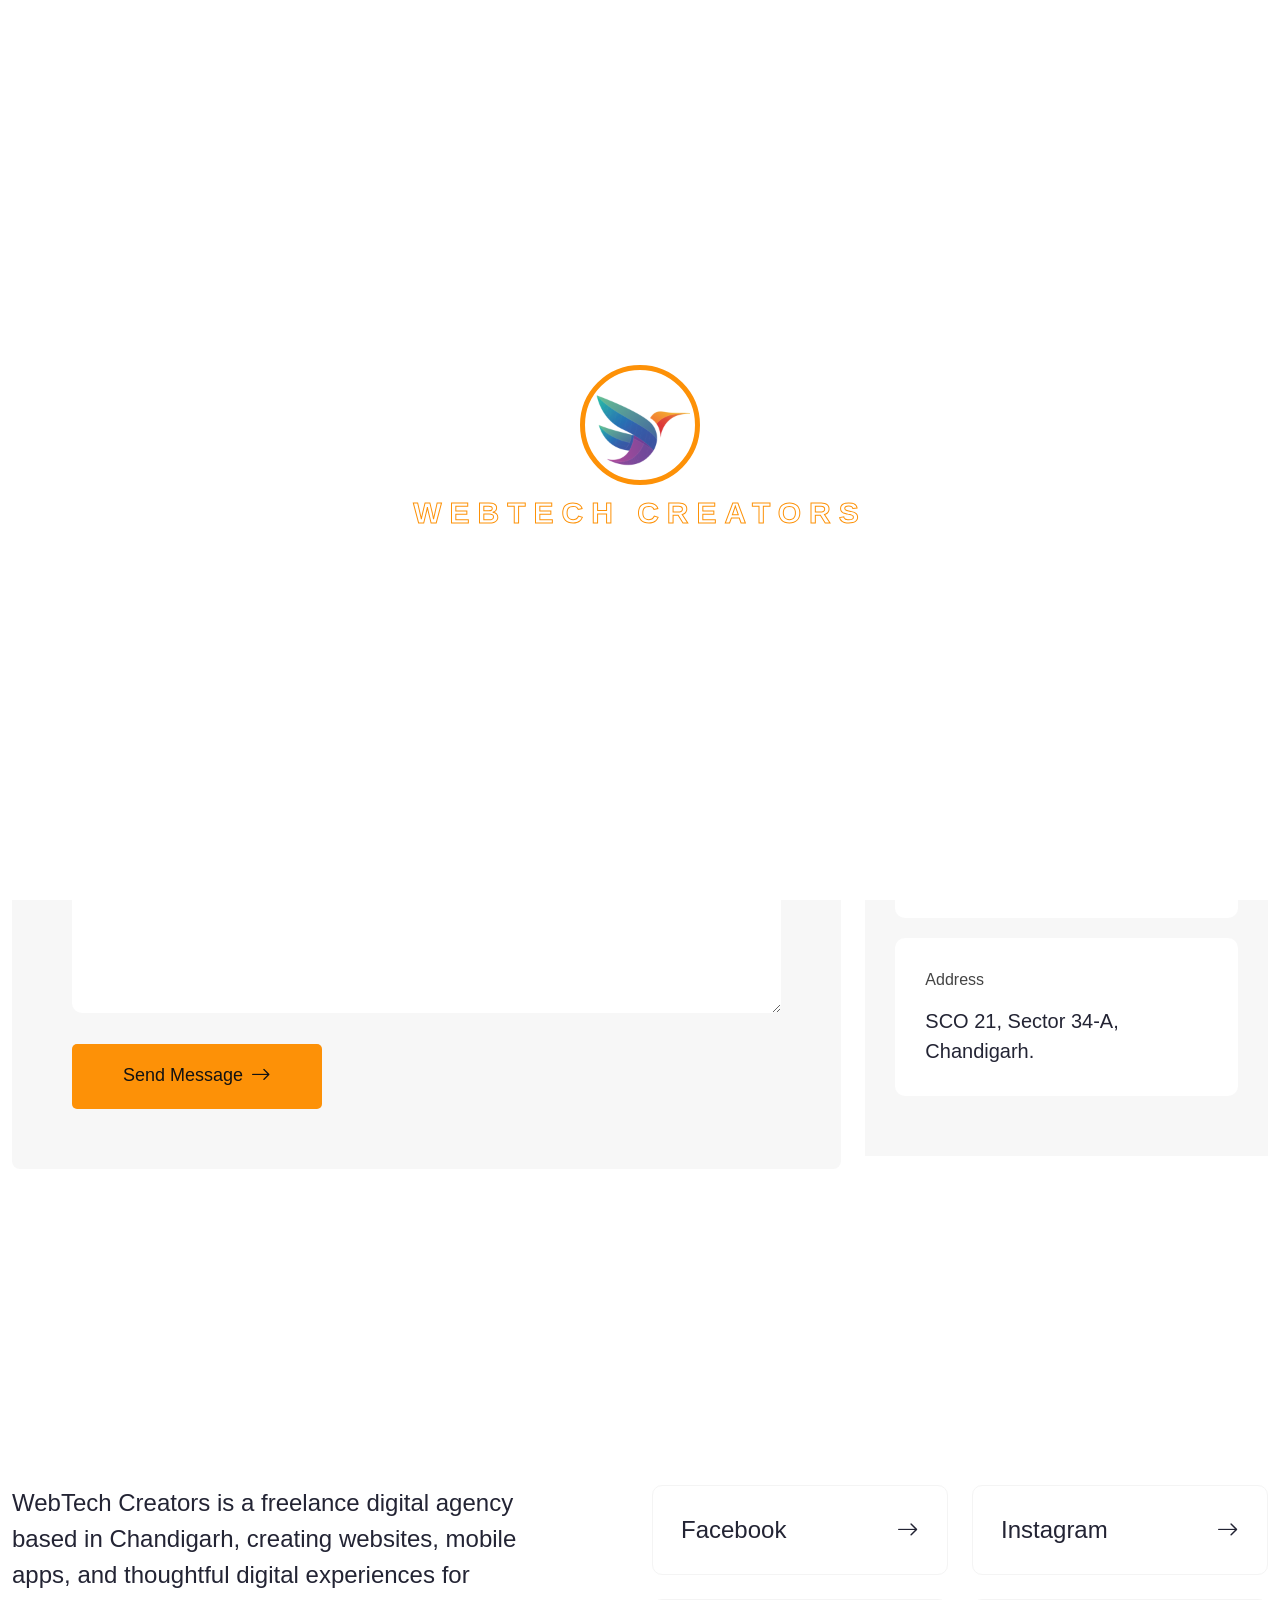
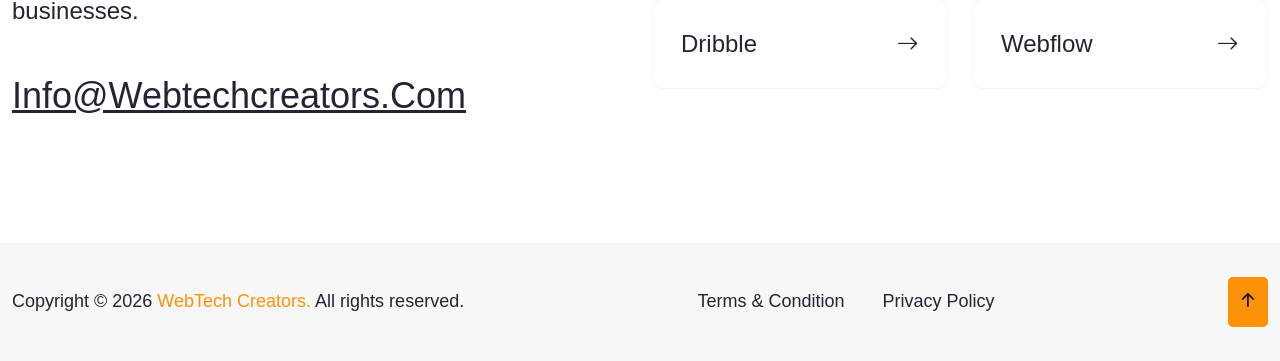
<file: contact.html>
<!DOCTYPE html>
<html lang="en">
<head>
   <!--<< Required meta tags >>-->
   <meta charset="UTF-8">
   <meta http-equiv="X-UA-Compatible" content="IE=edge">
   <meta name="viewport" content="width=device-width, initial-scale=1.0">
   <!--<< Title >>-->
   <title>WebTech Creators | Contact</title>
   <!--<< Favcion >>-->
   <link rel="shortcut icon" href="assets/img/logo/favicon.png">
   <!--<< Bootstrap min.css >>-->
   <link rel="stylesheet" href="assets/css/bootstrap.min.css">
   <!--<< Aos animation css >>-->
   <link rel="stylesheet" href="assets/css/aos.css">
   <!--<< Main.css >>-->
   <link rel="stylesheet" href="assets/css/main.css">
</head>
<body>

<!--<< Preloader >>-->
<div class="site-preloader">
   <div class="box text-center">
      <div class="site-preloader-mark mb-10">
         <img src="assets/img/banner/banner-loading.png" alt="img">
      </div>
      <span class="fz-30 site-preloader-title fw-600 text-uppercase">
         WebTech Creators
      </span>
   </div>
</div>
<!--<< Preloader >>--> 





<!--<< banner >>-->
<section class="breadcrumnd__section">
   <!--<< Header v-1 >>-->
   <header class="header-section">
      <div class="container">
         <div class="header-wrapper">
            <div class="main__logo">
               <a href="index.html" class="logo">
                  <img src="assets/img/logo/logo.png" alt="logo">
               </a>
            </div>
                        <ul class="main-menu">
               <li>
                  <a href="index.html">
                     Home
                  </a>
               </li>
               <li>
                  <a href="index.html#about">
                     About
                  </a>
               </li>
               <li>
                  <a href="index.html#prot">
                     Work
                  </a>
               </li>
               <li>
                  <a href="index.html#services">
                     Services
                  </a>
                  <ul class="sub-menu">
                     <li>
                        <a href="service.html">
                           Service
                        </a>
                     </li>
                     <li style="display: none;">
                        <a href="service-details.html">
                           Service Details
                        </a>
                     </li>
                  </ul>
               </li>
               <li style="display: none;">
                  <a href="index.html#testi">
                     Testimonial
                  </a>
               </li>
               <li style="display: none;">
                  <a href="javascript:void(0)">
                     Blog 
                  </a>
                  <ul class="sub-menu">
                     <li class="subtwohober">
                        <a href="blog.html">Blog</a>
                     </li>
                     <li><a href="blog-details.html">Blog Details</a></li>
                  </ul>
               </li>
               <li>
                  <a href="my-products.html">
                     My Products
                  </a>
               </li>
               <li>
                  <a href="contact.html">
                     Contact
                  </a>
               </li>
            </ul>
            <div class="menu__components d-flex align-items-center">
               <a href="contact.html" class="d-flex fw-500 cmn--btn align-items-center gap-2">
                  <span class="get__text">
                     Let's Talk
                  </span>
                  <span>
                     <i class="bi bi-arrow-right fz-20"></i>                       
                  </span>
               </a>
               <div class="header-bar d-lg-none">
                  <span></span>
                  <span></span>
                  <span></span>
               </div>
               <div class="remove__click">
                  <i class="bi bi-list"></i>
               </div>
            </div>
         </div>
      </div>
   </header>
   <!--<< Header v-1 >>-->
   <div class="container pt-120 pb-120">
      <div class="row g-4 justify-content-center">
         <div class="col-lg-8">
            <div class="breadcrumnd__wrap text-center">
               <h1>
                  Let's Start Something
               </h1>
               <ul class="breakcrumnd__cont justify-content-center">
                  <li>
                     <a href="index-2.html">
                        Home 
                     </a>
                  </li>
                  <li class="white">
                     /  
                  </li>
                  <li class="base">
                     Let's Start Something
                  </li>
               </ul>
            </div>
         </div>
      </div>
   </div>
</section>
<!--<< banner >>-->

<!--<< Contact >>-->
<section class="contact__section">
   <div class="container">
      <div class="row g-4">
         <div class="col-lg-8" data-aos="fade-up" data-aos-duration="1000">
            <div class="contact__box">
               <div class="replay__box cmn__bg">
                  <h3>
                     Leave a Reply
                  </h3>
                  <form name="enq" method="post" action="contact.php" class="row g-4">
                     <div class="col-lg-6">
                        <input type="text" name="name" placeholder="Name" required>
                     </div>
                     <div class="col-lg-6">
                        <input type="tel" name="mobile" placeholder="Mobile" required>
                     </div>
                     <div class="col-lg-6">
                        <input type="email" name="email" placeholder="Email" required>
                     </div>
                     <div class="col-lg-6">
                        <input type="text" name="city_country" placeholder="City, Country" required>
                     </div>
                     <div class="col-lg-12">
                        <select name="interest" class="wide" required>
                           <option value="" selected disabled>Interest In</option>
                           <option value="Website">Website</option>
                           <option value="Wordpress Webiste">Wordpress Webiste</option>
                           <option value="Ecommerce Website">Ecommerce Website</option>
                           <option value="UI Design of Applicaiton">UI Design of Applicaiton</option>
                           <option value="Mobile Application">Mobile Application</option>
                           <option value="Web Applicaiton">Web Applicaiton</option>
                           <option value="UI/UX Prototype/ Wireframes">UI/UX Prototype/ Wireframes</option>
                           <option value="Branding">Branding</option>
                           <option value="Logo Design">Logo Design</option>
                           <option value="Social Media">Social Media</option>
                           <option value="Viedo Editing">Viedo Editing</option>
                        </select>
                     </div>
                     <div class="col-lg-12">
                        <textarea name="description" rows="5" placeholder="Description" required></textarea>
                     </div>
                     <div class="col-lg-12">
                        <button type="submit" value="Send message" name="submit" class=" border-0 d-flex fw-500 cmn--btn align-items-center gap-2">
                           <span class="get__text">
                              Send Message
                           </span>
                           <span>
                              <i class="bi bi-arrow-right fz-20"></i>                       
                           </span>
                        </button>
                     </div>
                  </form>
               </div>
            </div>
         </div>
         <div class="col-lg-4" data-aos="fade-up" data-aos-duration="1500">
            <div class="contact__rightside cmn__bg">
               <h4 class="mb-30">
                  Feel free to contact me anytime
               </h4>
               <div class="contact__item mb-20">
                  <span class="he1">
                     Email
                  </span>
                  <a href="#0">
                     info@webtechcreators.com
                  </a>
               </div>
               <div class="contact__item mb-20">
                  <span class="he1">
                     Phone
                  </span>
                  <a href="#0">
                     +91 - 79866 21813
                  </a>
               </div>
               <div class="contact__item">
                  <span class="he1">
                     Address
                  </span>
                  <span class="address">
                     SCO 21, Sector 34-A, Chandigarh.
               </div>
            </div>
         </div>
      </div>
   </div>
</section>
<!--<< Contact >>-->


<!--<< Footer >>-->
<footer class="footer__section">
   <div class="container">
      <div class="footer__top pt-120 pb-120">
         <div class="fl" data-aos="fade-up" data-aos-duration="1000">
            Get In Touch
         </div>
         <div class="row g-4">
            <div class="col-lg-6">
               <div class="get__content">
                  <p>
                     WebTech Creators is a freelance digital agency based in Chandigarh, creating websites, mobile apps, and thoughtful digital experiences for businesses.
                  </p>
                  <a href="#0">info@webtechcreators.com</a>
               </div>
            </div>
            <div class="col-lg-6">
               <div class="get__rightcontetn">
                  <div class="row g-4">
                     <div class="col-lg-6 col-md-6 col-sm-6">
                        <a href="#0" class="social__footer">
                           Facebook
                           <i class="bi bi-arrow-right"></i>
                        </a>
                     </div>
                     <div class="col-lg-6 col-md-6 col-sm-6">
                        <a href="#0" class="social__footer">
                           Instagram
                           <i class="bi bi-arrow-right"></i>
                        </a>
                     </div>
                     <div class="col-lg-6 col-md-6 col-sm-6">
                        <a href="#0" class="social__footer">
                           Dribble
                           <i class="bi bi-arrow-right"></i>
                        </a>
                     </div>
                     <div class="col-lg-6 col-md-6 col-sm-6">
                        <a href="#0" class="social__footer">
                           Webflow
                           <i class="bi bi-arrow-right"></i>
                        </a>
                     </div>
                  </div>
               </div>
            </div>
         </div>
      </div>
   </div>
   <div class="footer__bottom cmn__bg">
      <div class="container">
         <div class="copyright">
            <p class="white"> Copyright © 2026 <a href="index.html" class="base">WebTech Creators.</a> All rights reserved.</p>
            <ul class="terms">
               <li>
                  <a href="#0">
                     Terms & Condition
                  </a>
               </li>
               <li>
                  <a href="#0">
                     Privacy Policy
                  </a>
               </li>
            </ul>
            <a href="#about" class="toparrow">
               <i class="bi bi-arrow-up-short"></i>
            </a>
         </div>
      </div>
   </div>
</footer>
<!--<< Footer >>-->

<!--<<  sub side bar custom >>-->
<div class="subside__barmenu sub__contact">
   <div class="remove__click d-flex justify-content-center align-items-center">
      <i class="bi bi-x-lg"></i>
   </div>
   <div class="sub__contact__wrapper d-grid">
      <a href="index.html" class="side-logo">
         <img src="assets/img/logo/logo.png" alt="WebTech Creators">
      </a>
      <p>
         We are WebTech Creators, a Chandigarh-based team creating modern websites, intuitive UI/UX designs, and custom digital solutions for businesses.
      </p>
      <div class="sub__contact-left d-grid">
         <div class="sub__contac-item">
            <div class="content">
               <span class="address d-block">
                  Address
               </span>
               <span class="textp">
                  SCO 21, Sector 34-A, Chandigarh.
               </span>
            </div>
         </div>
         <div class="sub__contac-item">
            <div class="content">
               <span class="address d-block">
                  Email
               </span>
               <a href="mailto:info@webtechcreators.com" class="textp">
                  info@webtechcreators.com
               </a>
            </div>
         </div>
         <div class="sub__contac-item">
            <div class="content">
               <span class="address d-block">
                  Call now
               </span>
               <a href="tel:+917986621813" class="textp">
                  +91 - 79866 21813
               </a>
            </div>
         </div>
      </div>
      <a href="contact.html" class="d-flex justify-content-center fw-500 cmn--btn align-items-center gap-2">
         <span>
            <i class="bi bi-chevron-right"></i>             
         </span>
         <span class="get__text">
            Let's Talk
         </span>
      </a>
   </div>
</div>
<!--<<  sub side bar custom >>-->

   <!--<< Scroll To Top >>-->
   <div class="progress-wrap">
      <svg
         class="progress-circle svg-content"
         width="100%"
         height="100%"
         viewBox="-1 -1 102 102"
      >
         <path fill="#c9f31d" d="M50,1 a49,49 0 0,1 0,98 a49,49 0 0,1 0,-98"/>
      </svg>
      <i class="bi bi-arrow-90deg-up title topping"></i>
   </div>
   <!--<< Scroll To Top >>-->

   <!--<< Jquery Latest >>-->
   <script src="assets/js/jquery-3.7.0.min.js"></script>
   <!--<< Viewport Js >>-->
   <script src="assets/js/viewport.jquery.js"></script>
   <!--<< Bootstrap Js >>-->
   <script src="assets/js/bootstrap.min.js"></script>
   <!--<< Aos animation Js >>-->
   <script src="assets/js/aos.js"></script>
   <!--<< Nice Select Js >>-->
   <script src="assets/js/jquery.nice-select.min.js"></script>
   <!--<< Swiper Slide Js >>-->
   <script src="assets/js/swiper-bundle.min.js"></script>
   <!--<< Swiper Bundle Js >>-->
   <script src="assets/js/jquery.magnific-popup.min.js"></script>
   <!--<< magnific popup Js >>-->
   <script src="assets/js/odometer.min.js"></script>
   <!--<< Odometer js Js >>-->
   <script src="assets/js/wow.min.js"></script>
   <!--<< Wow Animation js >>-->
   <script src="assets/js/main.js"></script>
   <!--<< Main.js >>-->
</body>
</html>
</file>
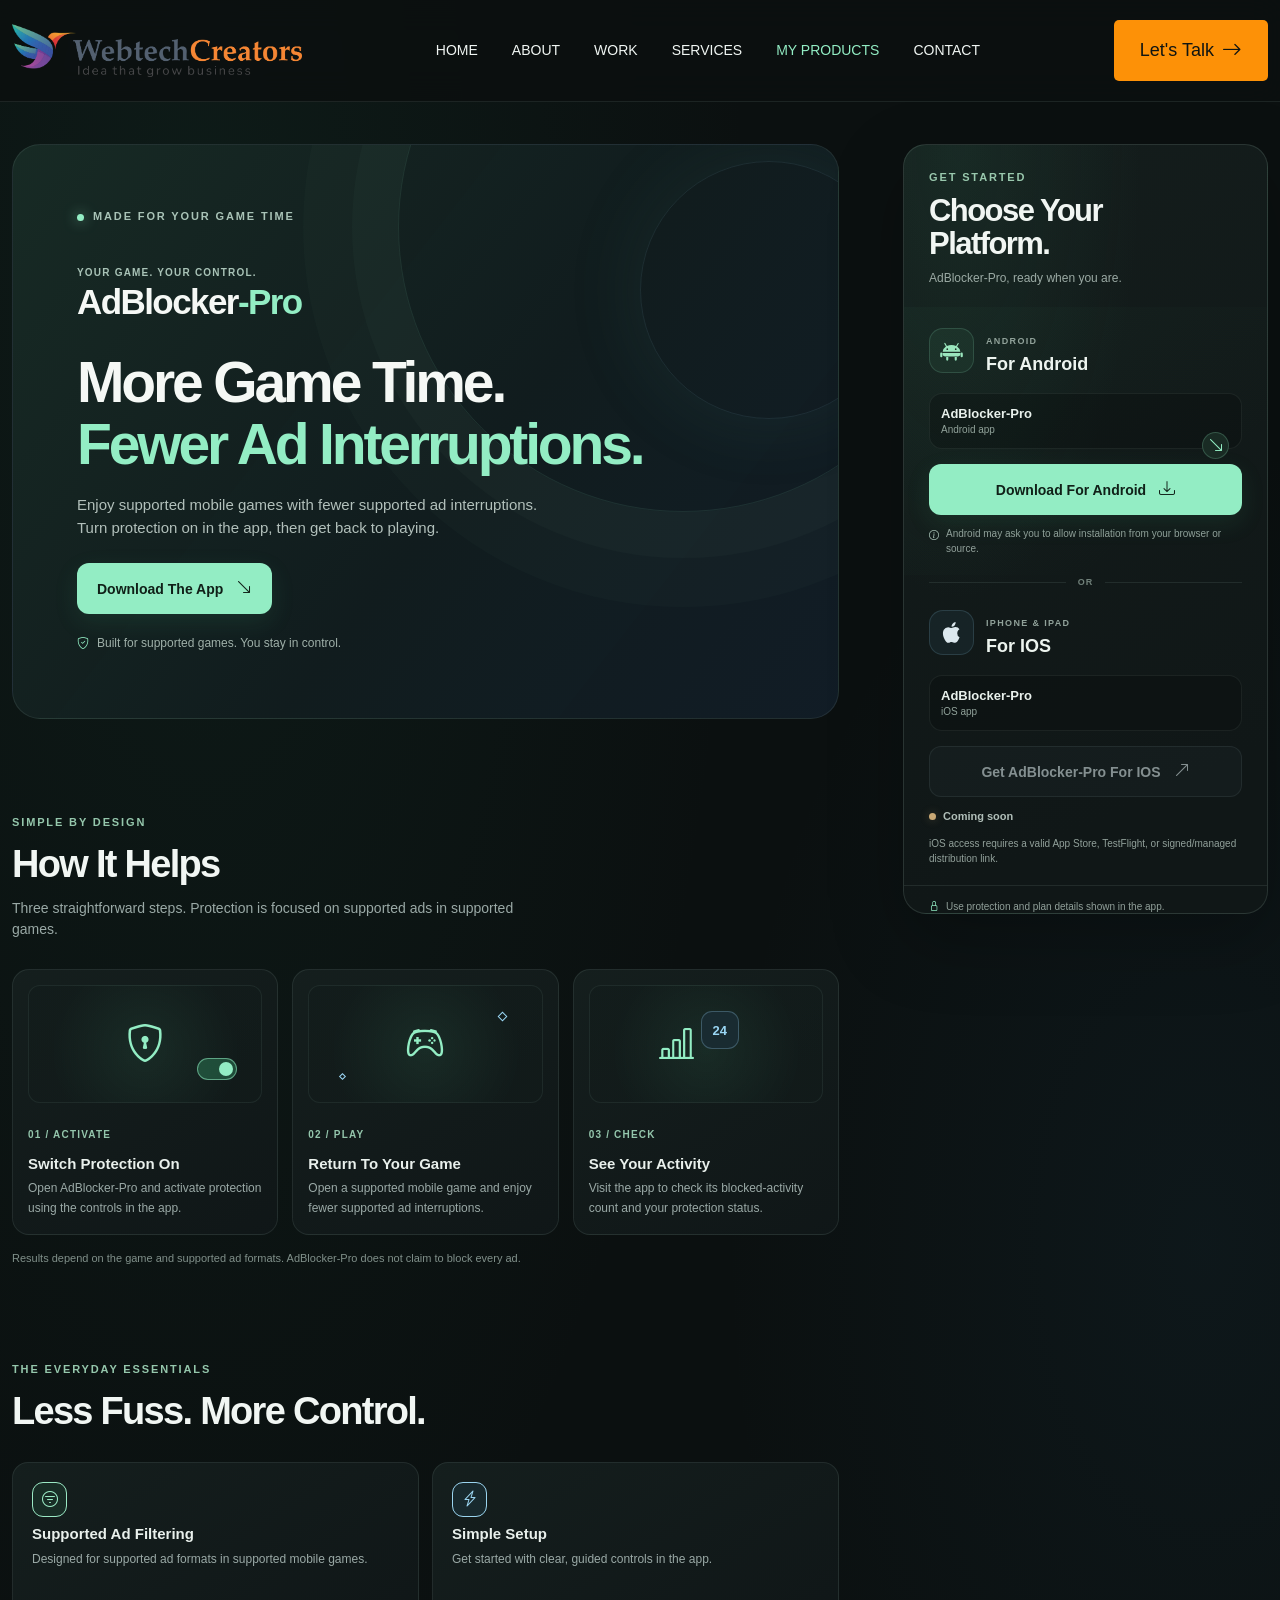
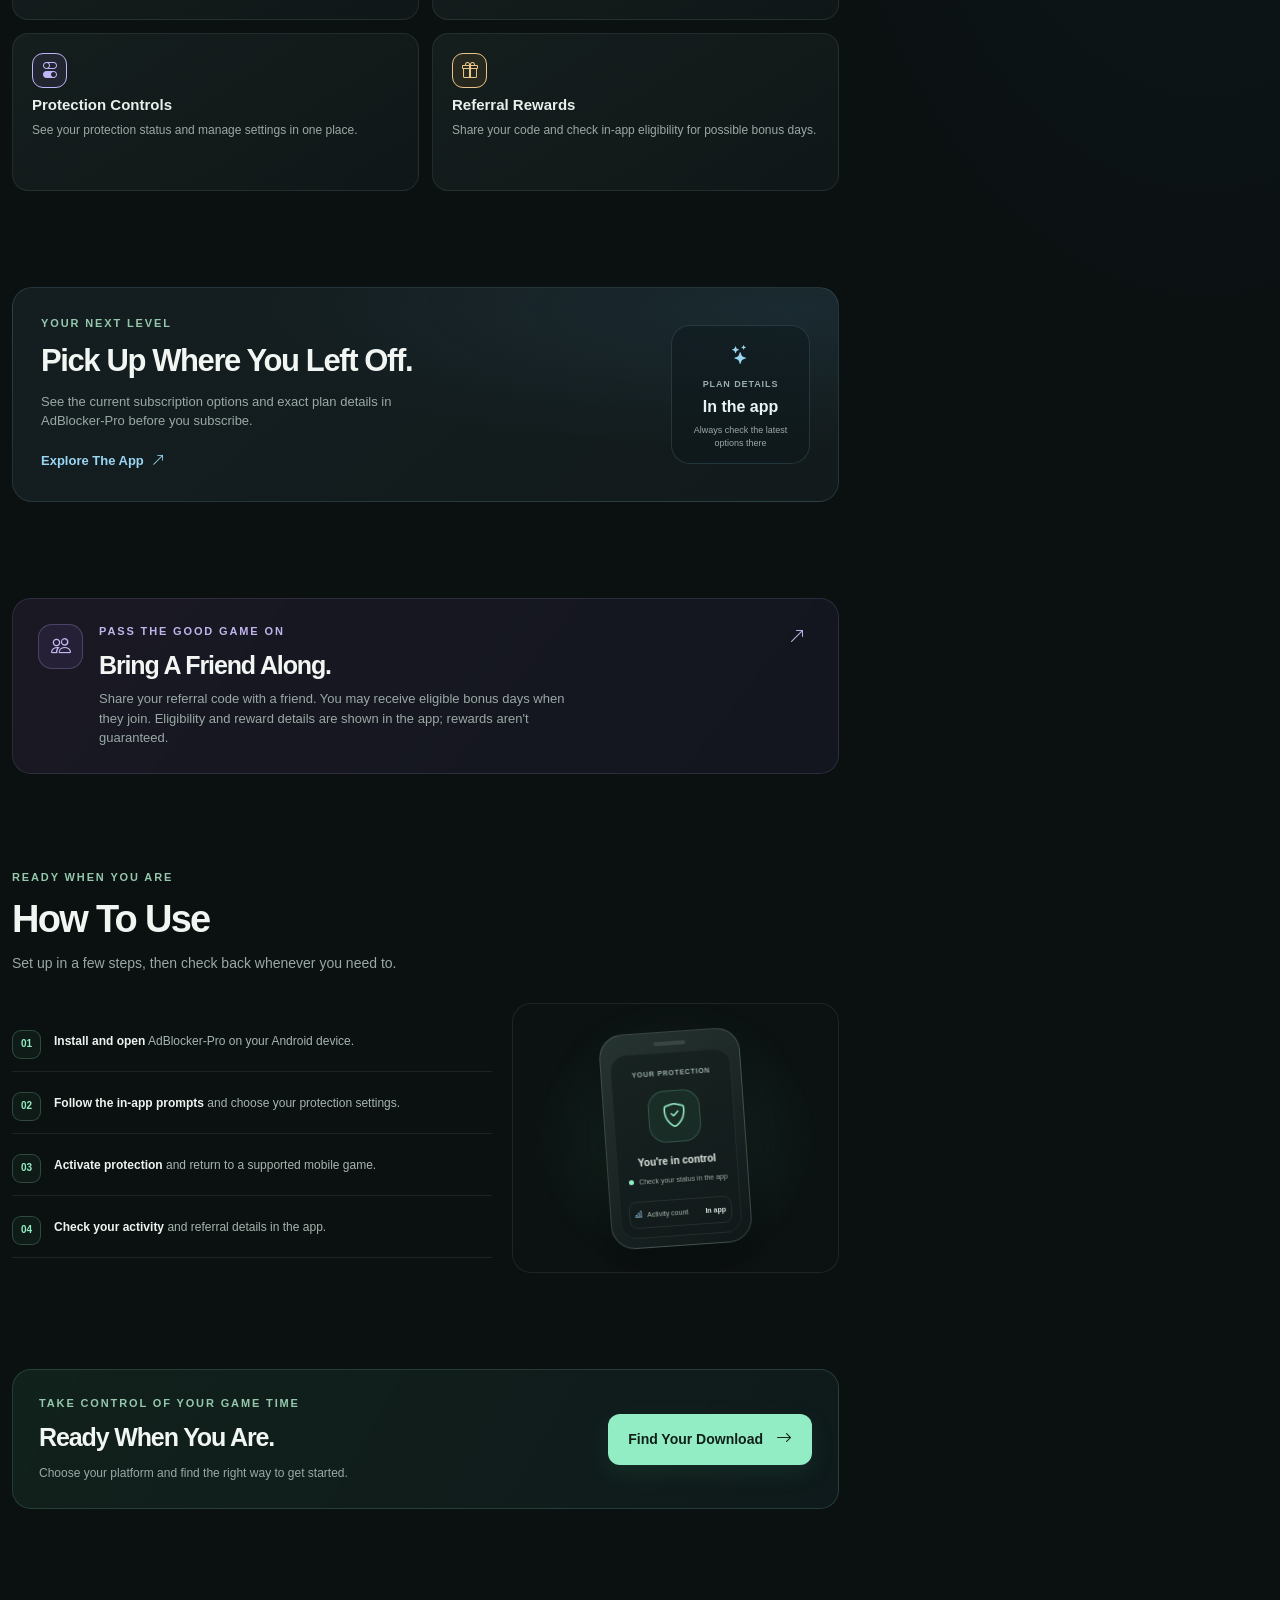
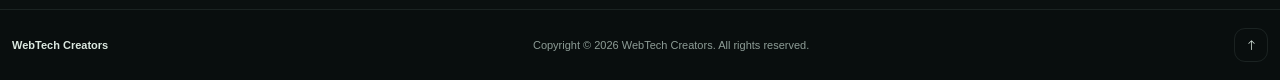
<file: my-products.html>
<!DOCTYPE html>
<html lang="en">
<head>
   <meta charset="UTF-8">
   <meta name="viewport" content="width=device-width, initial-scale=1">
   <meta name="theme-color" content="#0b1010">
   <meta name="description" content="Meet AdBlocker-Pro: simple protection controls and fewer supported ad interruptions in supported mobile games.">
   <title>My Products | WebTech Creators</title>
   <link rel="shortcut icon" href="assets/img/logo/favicon.png">
   <link rel="stylesheet" href="assets/css/bootstrap.min.css">
   <link rel="stylesheet" href="assets/css/bootstrap-icons.min.css">
   <link rel="stylesheet" href="assets/css/main.css">
   <link rel="stylesheet" href="assets/css/custom.css">
   <link rel="stylesheet" href="assets/css/my-products.css">
</head>
<body class="products-page">
   <header class="header-section products-header" id="top">
      <div class="container">
         <div class="header-wrapper">
            <div class="main__logo">
               <a href="index.html" class="logo">
                  <img src="assets/img/logo/logo.png" alt="WebTech Creators home">
               </a>
            </div>
            <ul class="main-menu" id="site-navigation">
               <li><a href="index.html">Home</a></li>
               <li><a href="index.html#about">About</a></li>
               <li><a href="index.html#prot">Work</a></li>
               <li>
                  <a href="service.html">Services</a>
                  <ul class="sub-menu">
                     <li><a href="service.html">Service</a></li>
                  </ul>
               </li>
               <li><a href="my-products.html" aria-current="page">My Products</a></li>
               <li><a href="contact.html">Contact</a></li>
            </ul>
            <div class="menu__components d-flex align-items-center">
               <a href="contact.html" class="d-flex fw-500 cmn--btn align-items-center gap-2">
                  <span class="get__text">Let's Talk</span>
                  <span><i class="bi bi-arrow-right fz-20" aria-hidden="true"></i></span>
               </a>
               <button class="header-bar d-lg-none" type="button" aria-label="Open navigation" aria-controls="site-navigation" aria-expanded="false">
                  <span></span><span></span><span></span>
               </button>
            </div>
         </div>
      </div>
   </header>

   <main class="products-shell">
      <div class="container">
         <div class="products-layout">
            <div class="product-story">
               <section class="product-hero" aria-labelledby="product-title">
                  <div class="hero-orbit hero-orbit-one" aria-hidden="true"></div>
                  <div class="hero-orbit hero-orbit-two" aria-hidden="true"></div>
                  <div class="eyebrow"><span class="eyebrow-dot"></span> MADE FOR YOUR GAME TIME</div>
                  <div class="hero-lockup">
                     <div>
                        <p class="hero-kicker">YOUR GAME. YOUR CONTROL.</p>
                        <h1 id="product-title">AdBlocker<span>-Pro</span></h1>
                     </div>
                  </div>
                  <h2>More game time.<br><span>Fewer ad interruptions.</span></h2>
                  <p class="hero-copy">Enjoy supported mobile games with fewer supported ad interruptions. Turn protection on in the app, then get back to playing.</p>
                  <a class="button-primary hero-button" href="#download">
                     Download the app <i class="bi bi-arrow-down-right" aria-hidden="true"></i>
                  </a>
                  <div class="hero-footnote"><i class="bi bi-shield-check" aria-hidden="true"></i> Built for supported games. You stay in control.</div>
               </section>

               <section class="content-section how-section" id="how-it-helps" aria-labelledby="how-title">
                  <div class="section-heading">
                     <p class="eyebrow">SIMPLE BY DESIGN</p>
                     <h2 id="how-title">How it helps</h2>
                     <p>Three straightforward steps. Protection is focused on supported ads in supported games.</p>
                  </div>
                  <div class="steps-grid">
                     <article class="step-card">
                        <div class="step-visual visual-toggle" aria-hidden="true">
                           <i class="bi bi-shield-lock"></i><span class="toggle-pill"><span></span></span>
                        </div>
                        <span class="step-number">01 / ACTIVATE</span>
                        <h3>Switch protection on</h3>
                        <p>Open AdBlocker-Pro and activate protection using the controls in the app.</p>
                     </article>
                     <article class="step-card">
                        <div class="step-visual visual-game" aria-hidden="true">
                           <i class="bi bi-controller"></i><span class="game-spark spark-one"></span><span class="game-spark spark-two"></span>
                        </div>
                        <span class="step-number">02 / PLAY</span>
                        <h3>Return to your game</h3>
                        <p>Open a supported mobile game and enjoy fewer supported ad interruptions.</p>
                     </article>
                     <article class="step-card">
                        <div class="step-visual visual-activity" aria-hidden="true">
                           <i class="bi bi-bar-chart-line"></i><span class="activity-count">24</span>
                        </div>
                        <span class="step-number">03 / CHECK</span>
                        <h3>See your activity</h3>
                        <p>Visit the app to check its blocked-activity count and your protection status.</p>
                     </article>
                  </div>
                  <p class="fine-print">Results depend on the game and supported ad formats. AdBlocker-Pro does not claim to block every ad.</p>
               </section>

               <section class="content-section benefits-section" aria-labelledby="benefits-title">
                  <div class="section-heading">
                     <p class="eyebrow">THE EVERYDAY ESSENTIALS</p>
                     <h2 id="benefits-title">Less fuss. More control.</h2>
                  </div>
                  <div class="benefits-grid">
                     <article class="benefit-card">
                        <span class="benefit-icon benefit-green"><i class="bi bi-filter-circle" aria-hidden="true"></i></span>
                        <h3>Supported ad filtering</h3>
                        <p>Designed for supported ad formats in supported mobile games.</p>
                     </article>
                     <article class="benefit-card">
                        <span class="benefit-icon benefit-blue"><i class="bi bi-lightning-charge" aria-hidden="true"></i></span>
                        <h3>Simple setup</h3>
                        <p>Get started with clear, guided controls in the app.</p>
                     </article>
                     <article class="benefit-card">
                        <span class="benefit-icon benefit-violet"><i class="bi bi-toggles" aria-hidden="true"></i></span>
                        <h3>Protection controls</h3>
                        <p>See your protection status and manage settings in one place.</p>
                     </article>
                     <article class="benefit-card">
                        <span class="benefit-icon benefit-amber"><i class="bi bi-gift" aria-hidden="true"></i></span>
                        <h3>Referral rewards</h3>
                        <p>Share your code and check in-app eligibility for possible bonus days.</p>
                     </article>
                  </div>
               </section>

               <section class="content-section pricing-section" aria-labelledby="pricing-title">
                  <div class="pricing-card">
                     <div class="pricing-copy">
                        <p class="eyebrow">YOUR NEXT LEVEL</p>
                        <h2 id="pricing-title">Pick up where you left off.</h2>
                        <p>See the current subscription options and exact plan details in AdBlocker-Pro before you subscribe.</p>
                        <a class="text-link" href="#download">Explore the app <i class="bi bi-arrow-up-right" aria-hidden="true"></i></a>
                     </div>
                     <div class="pricing-stamp" aria-label="Current plan details shown in the app">
                        <i class="bi bi-stars" aria-hidden="true"></i>
                        <span>PLAN DETAILS</span>
                        <strong>In the app</strong>
                        <small>Always check the latest options there</small>
                     </div>
                  </div>
               </section>

               <section class="content-section referral-section" aria-labelledby="referral-title">
                  <div class="referral-card">
                     <span class="referral-icon"><i class="bi bi-people" aria-hidden="true"></i></span>
                     <div>
                        <p class="eyebrow">PASS THE GOOD GAME ON</p>
                        <h2 id="referral-title">Bring a friend along.</h2>
                        <p>Share your referral code with a friend. You may receive eligible bonus days when they join. Eligibility and reward details are shown in the app; rewards aren't guaranteed.</p>
                     </div>
                     <i class="bi bi-arrow-up-right referral-arrow" aria-hidden="true"></i>
                  </div>
               </section>

               <section class="content-section usage-section" aria-labelledby="usage-title">
                  <div class="section-heading">
                     <p class="eyebrow">READY WHEN YOU ARE</p>
                     <h2 id="usage-title">How to use</h2>
                     <p>Set up in a few steps, then check back whenever you need to.</p>
                  </div>
                  <div class="usage-layout">
                     <div class="usage-list">
                        <div class="usage-step"><span>01</span><p><strong>Install and open</strong> AdBlocker-Pro on your Android device.</p></div>
                        <div class="usage-step"><span>02</span><p><strong>Follow the in-app prompts</strong> and choose your protection settings.</p></div>
                        <div class="usage-step"><span>03</span><p><strong>Activate protection</strong> and return to a supported mobile game.</p></div>
                        <div class="usage-step"><span>04</span><p><strong>Check your activity</strong> and referral details in the app.</p></div>
                     </div>
                     <div class="usage-art" role="img" aria-label="Illustration of AdBlocker-Pro protection controls">
                        <div class="phone-frame">
                           <div class="phone-speaker"></div>
                           <div class="phone-screen">
                              <span class="phone-label">YOUR PROTECTION</span>
                              <span class="phone-shield"><i class="bi bi-shield-check" aria-hidden="true"></i></span>
                              <strong>You're in control</strong>
                              <span class="phone-status"><span></span> Check your status in the app</span>
                              <span class="phone-metric"><i class="bi bi-bar-chart-line" aria-hidden="true"></i> Activity count <b>In app</b></span>
                           </div>
                        </div>
                        <span class="art-glow" aria-hidden="true"></span>
                     </div>
                  </div>
               </section>

               <section class="final-cta" aria-labelledby="final-title">
                  <div>
                     <p class="eyebrow">TAKE CONTROL OF YOUR GAME TIME</p>
                     <h2 id="final-title">Ready when you are.</h2>
                     <p>Choose your platform and find the right way to get started.</p>
                  </div>
                  <a class="button-primary" href="#download">Find your download <i class="bi bi-arrow-right" aria-hidden="true"></i></a>
               </section>
            </div>

            <aside class="download-panel" id="download" aria-labelledby="download-title">
               <div class="download-card">
                  <div class="download-card-heading">
                     <span class="eyebrow">GET STARTED</span>
                     <h2 id="download-title">Choose your<br>platform.</h2>
                     <p>AdBlocker-Pro, ready when you are.</p>
                  </div>

                  <section class="platform-section android-section" aria-labelledby="android-title">
                     <div class="platform-heading">
                        <span class="platform-icon android-icon" aria-hidden="true">
                           <svg viewBox="0 0 32 32" focusable="false">
                              <path d="M9.4 11.2 7.5 7.9a.65.65 0 0 1 .23-.89.65.65 0 0 1 .89.24l1.98 3.43A12.8 12.8 0 0 1 16 9.5c1.97 0 3.82.44 5.4 1.22l1.98-3.43a.65.65 0 0 1 1.12.65l-1.9 3.28a8.7 8.7 0 0 1 3.9 6.4H5.5a8.7 8.7 0 0 1 3.9-6.4ZM11 15.4a1 1 0 1 0 0-2 1 1 0 0 0 0 2Zm10 0a1 1 0 1 0 0-2 1 1 0 0 0 0 2ZM5.5 19h21v1.2a2.8 2.8 0 0 1-2.8 2.8H8.3a2.8 2.8 0 0 1-2.8-2.8V19Zm4.2 4.7h2.5v3.1a1.25 1.25 0 0 1-2.5 0v-3.1Zm10.1 0h2.5v3.1a1.25 1.25 0 0 1-2.5 0v-3.1ZM2.6 19.8a1.3 1.3 0 0 1 2.6 0v3a1.3 1.3 0 0 1-2.6 0v-3Zm24.2 0a1.3 1.3 0 0 1 2.6 0v3a1.3 1.3 0 0 1-2.6 0v-3Z"></path>
                           </svg>
                        </span>
                        <div><span class="platform-label">ANDROID</span><h3 id="android-title">For Android</h3></div>
                     </div>
                     <div class="download-app-lockup">
                        <span><strong>AdBlocker-Pro</strong><small>Android app</small></span>
                     </div>
                     <div class="download-action">
                        <span class="download-arrow" aria-hidden="true"><i class="bi bi-arrow-down-right"></i></span>
                        <a class="button-primary download-button" id="android-download" href="AdBlocker.apk" download="AdBlocker-Pro.apk">
                           Download for Android <i class="bi bi-download" aria-hidden="true"></i>
                        </a>
                     </div>
                     <p class="install-note"><i class="bi bi-info-circle" aria-hidden="true"></i> Android may ask you to allow installation from your browser or source.</p>
                  </section>

                  <div class="platform-divider"><span>OR</span></div>

                  <section class="platform-section ios-section" aria-labelledby="ios-title">
                     <div class="platform-heading">
                        <span class="platform-icon ios-icon" aria-hidden="true">
                           <svg viewBox="0 0 32 32" focusable="false">
                              <path d="M22.8 16.8c0-3.1 2.55-4.6 2.67-4.7a5.8 5.8 0 0 0-4.58-2.48c-1.93-.2-3.8 1.14-4.78 1.14-.99 0-2.5-1.12-4.1-1.1a6.05 6.05 0 0 0-5.12 3.12c-2.17 3.75-.55 9.27 1.52 12.3 1 1.49 2.2 3.16 3.78 3.1 1.54-.06 2.12-.99 3.98-.99 1.85 0 2.39.99 4.02.96 1.66-.03 2.71-1.51 3.68-3.01a13.53 13.53 0 0 0 1.68-3.47 5.33 5.33 0 0 1-2.75-4.87ZM19.67 7.6a5.48 5.48 0 0 0 1.25-3.94 5.58 5.58 0 0 0-3.6 1.87 5.22 5.22 0 0 0-1.29 3.78 4.7 4.7 0 0 0 3.64-1.71Z"></path>
                           </svg>
                        </span>
                        <div><span class="platform-label">IPHONE &amp; IPAD</span><h3 id="ios-title">For iOS</h3></div>
                     </div>
                     <div class="download-app-lockup">
                        <span><strong>AdBlocker-Pro</strong><small>iOS app</small></span>
                     </div>
                     <a class="button-secondary download-button is-disabled" id="ios-download" aria-disabled="true" tabindex="-1">
                        Get AdBlocker-Pro for iOS <i class="bi bi-arrow-up-right" aria-hidden="true"></i>
                     </a>
                     <p class="ios-status"><span class="status-dot"></span><span id="ios-status">Coming soon</span></p>
                     <p class="install-note">iOS access requires a valid App Store, TestFlight, or signed/managed distribution link.</p>
                  </section>
                  <p class="download-footer"><i class="bi bi-lock" aria-hidden="true"></i> Use protection and plan details shown in the app.</p>
               </div>
            </aside>
         </div>
      </div>
   </main>

   <footer class="products-footer">
      <div class="container">
         <a class="footer-brand" href="index.html">WebTech Creators</a>
         <span>Copyright &copy; 2026 WebTech Creators. All rights reserved.</span>
         <a href="#top" class="back-to-top" aria-label="Back to top"><i class="bi bi-arrow-up" aria-hidden="true"></i></a>
      </div>
   </footer>

   <script>
      const ANDROID_APK_URL = "AdBlocker.apk";
      const IOS_DISTRIBUTION_URL = "";

      const androidDownload = document.getElementById("android-download");
      if (ANDROID_APK_URL) {
         androidDownload.href = ANDROID_APK_URL;
      } else {
         androidDownload.removeAttribute("href");
         androidDownload.setAttribute("aria-disabled", "true");
         androidDownload.classList.add("is-disabled");
      }

      const iosDownload = document.getElementById("ios-download");
      const iosStatus = document.getElementById("ios-status");
      if (IOS_DISTRIBUTION_URL) {
         const distributionUrl = new URL(IOS_DISTRIBUTION_URL, window.location.href);
         if (distributionUrl.protocol === "https:") {
            iosDownload.href = distributionUrl.href;
            iosDownload.target = "_blank";
            iosDownload.rel = "noopener noreferrer";
            iosDownload.removeAttribute("aria-disabled");
            iosDownload.removeAttribute("tabindex");
            iosDownload.classList.remove("is-disabled");
            iosStatus.textContent = "Available";
            iosStatus.closest(".ios-status").classList.add("is-available");
         }
      }

      const menuButton = document.querySelector(".header-bar");
      const siteNavigation = document.getElementById("site-navigation");
      menuButton.addEventListener("click", () => {
         const isExpanded = menuButton.getAttribute("aria-expanded") === "true";
         menuButton.setAttribute("aria-expanded", String(!isExpanded));
         menuButton.setAttribute("aria-label", isExpanded ? "Open navigation" : "Close navigation");
         menuButton.classList.toggle("active", !isExpanded);
         siteNavigation.classList.toggle("active", !isExpanded);
      });
      siteNavigation.addEventListener("click", (event) => {
         if (event.target.closest("a")) {
            menuButton.setAttribute("aria-expanded", "false");
            menuButton.setAttribute("aria-label", "Open navigation");
            menuButton.classList.remove("active");
            siteNavigation.classList.remove("active");
         }
      });
   </script>
</body>
</html>
</file>
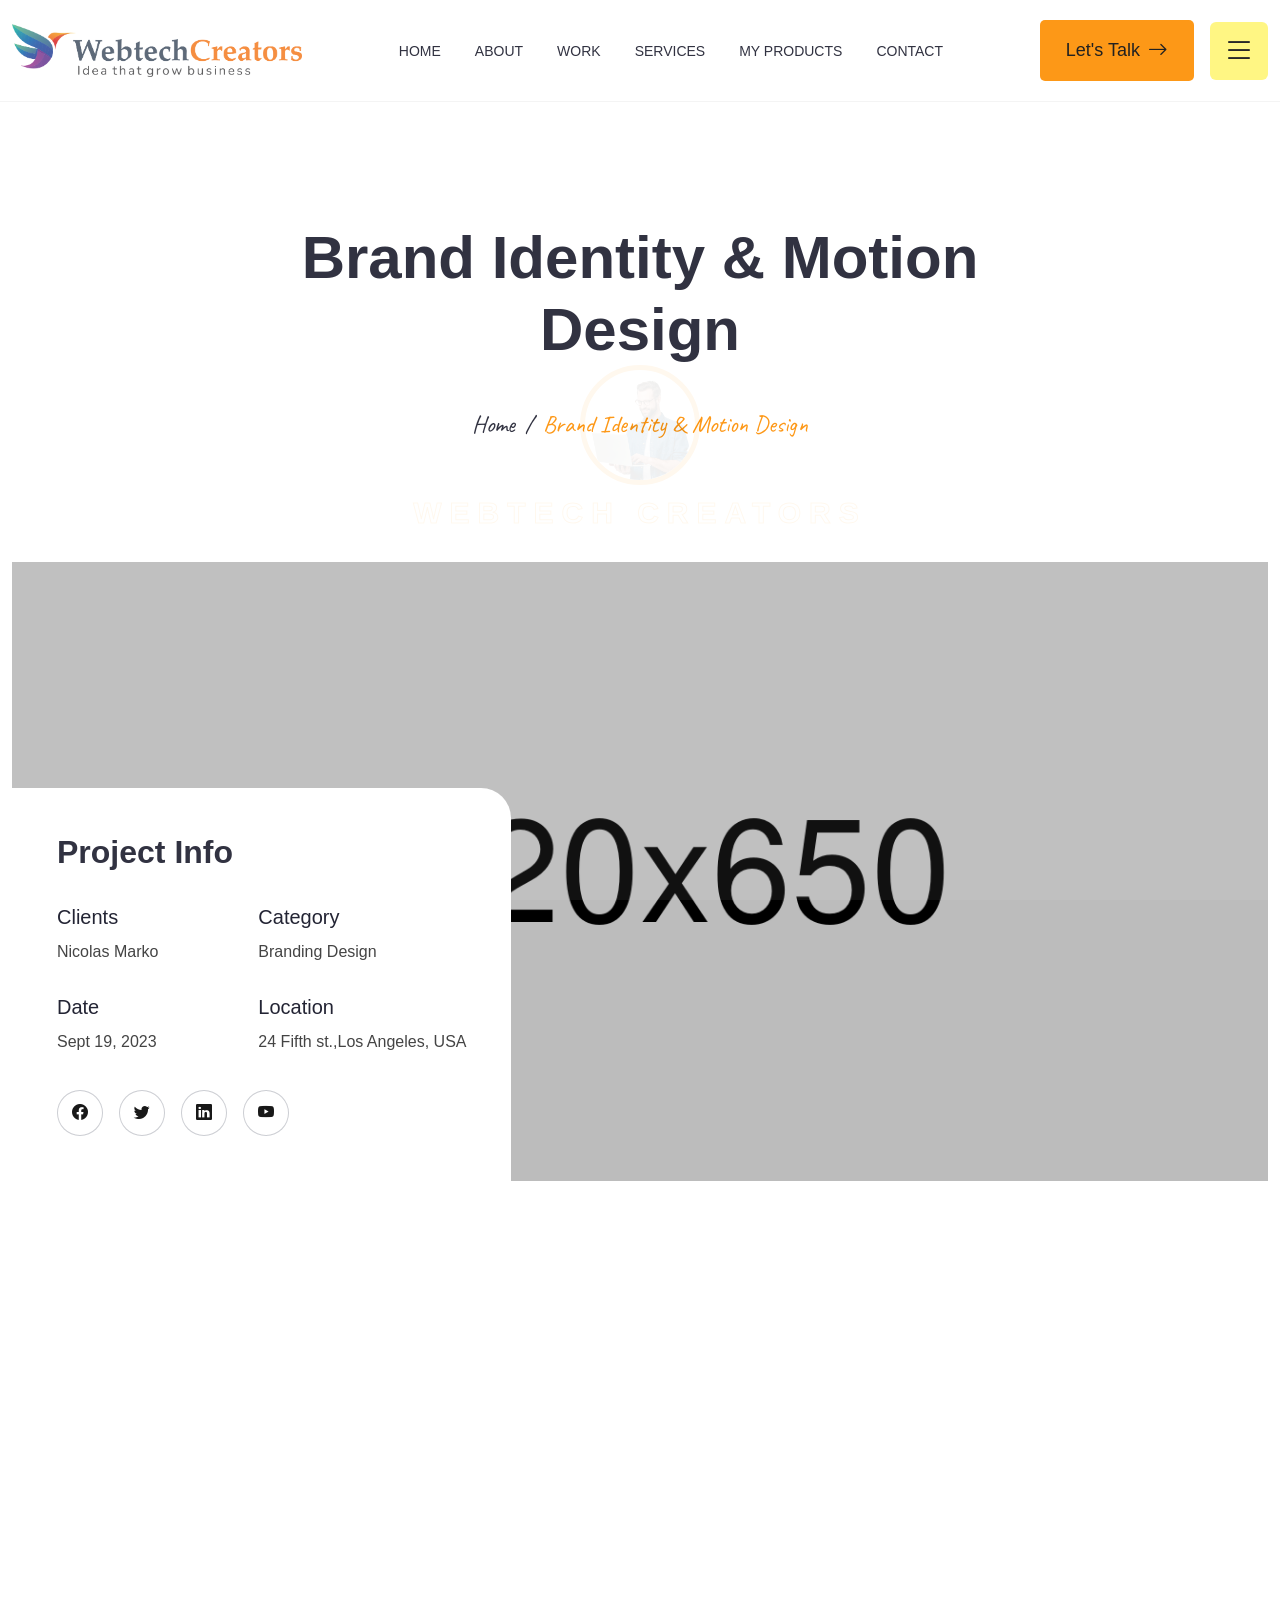
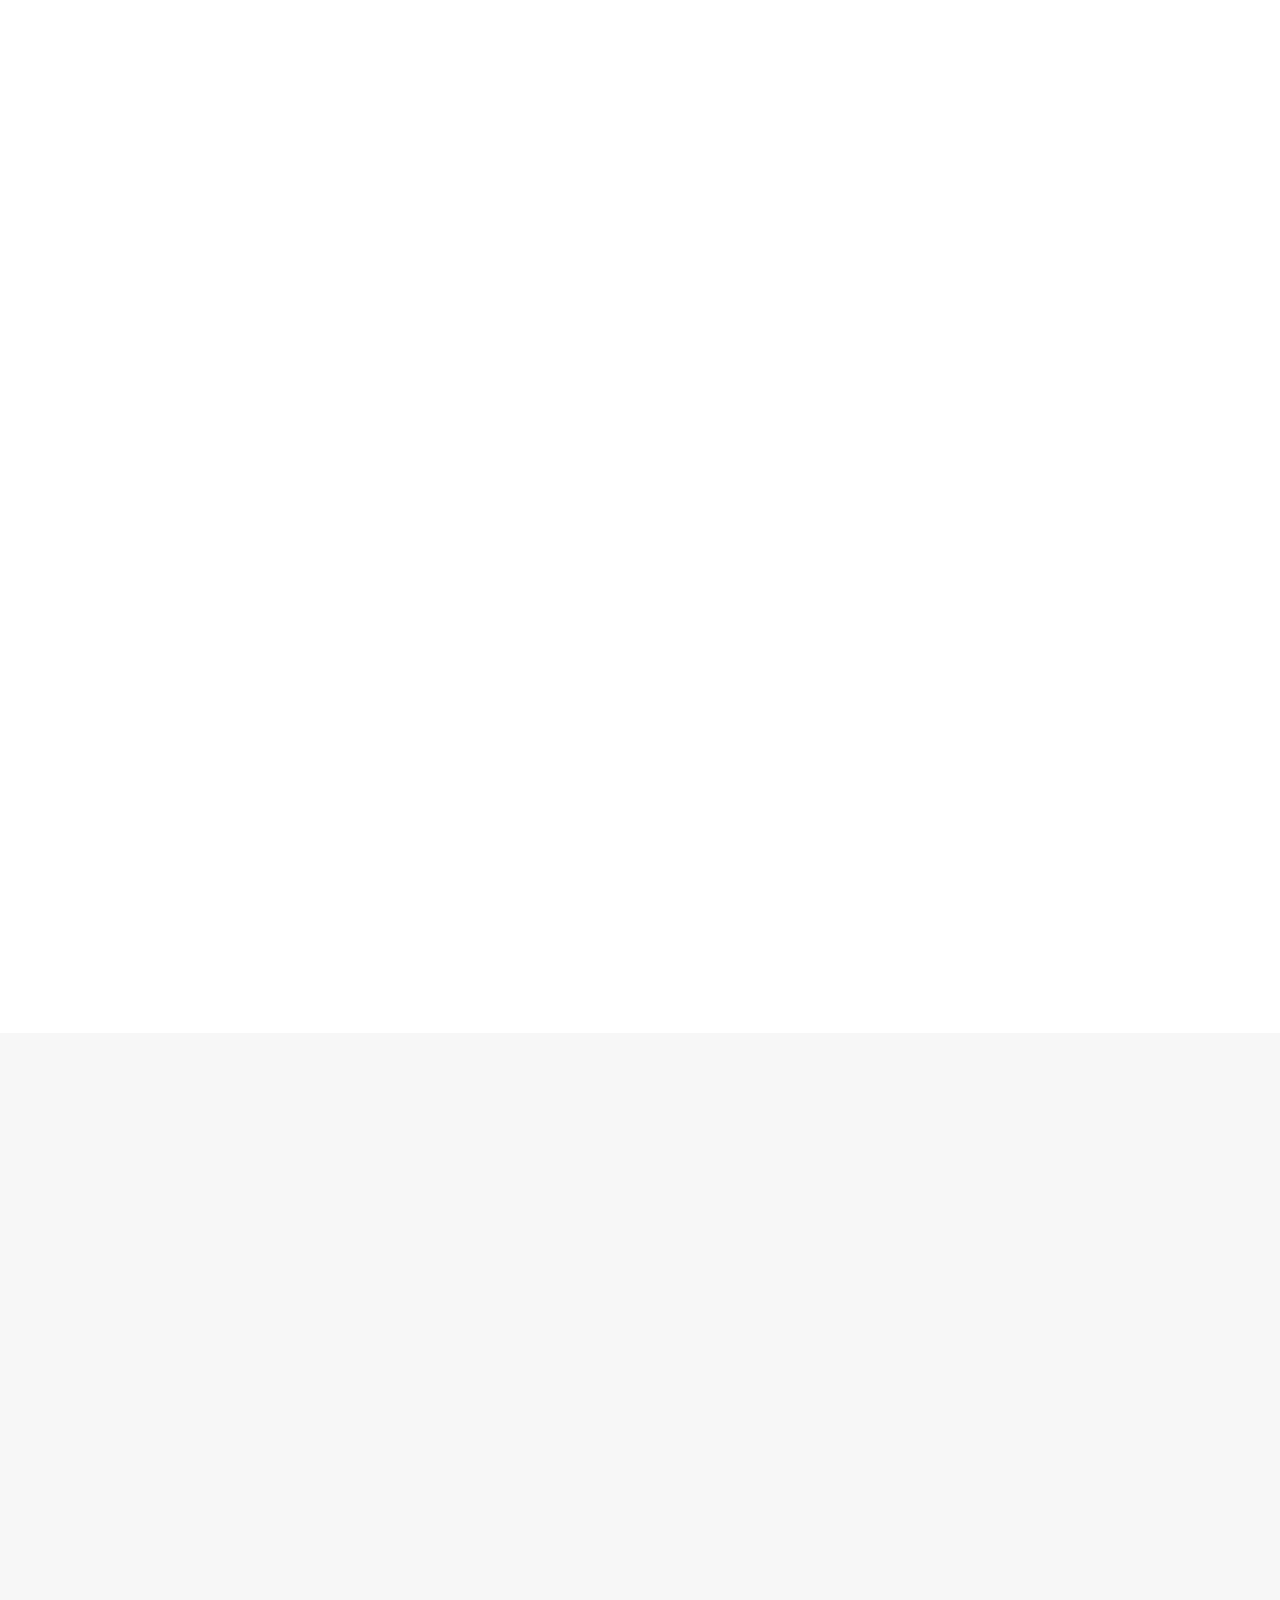
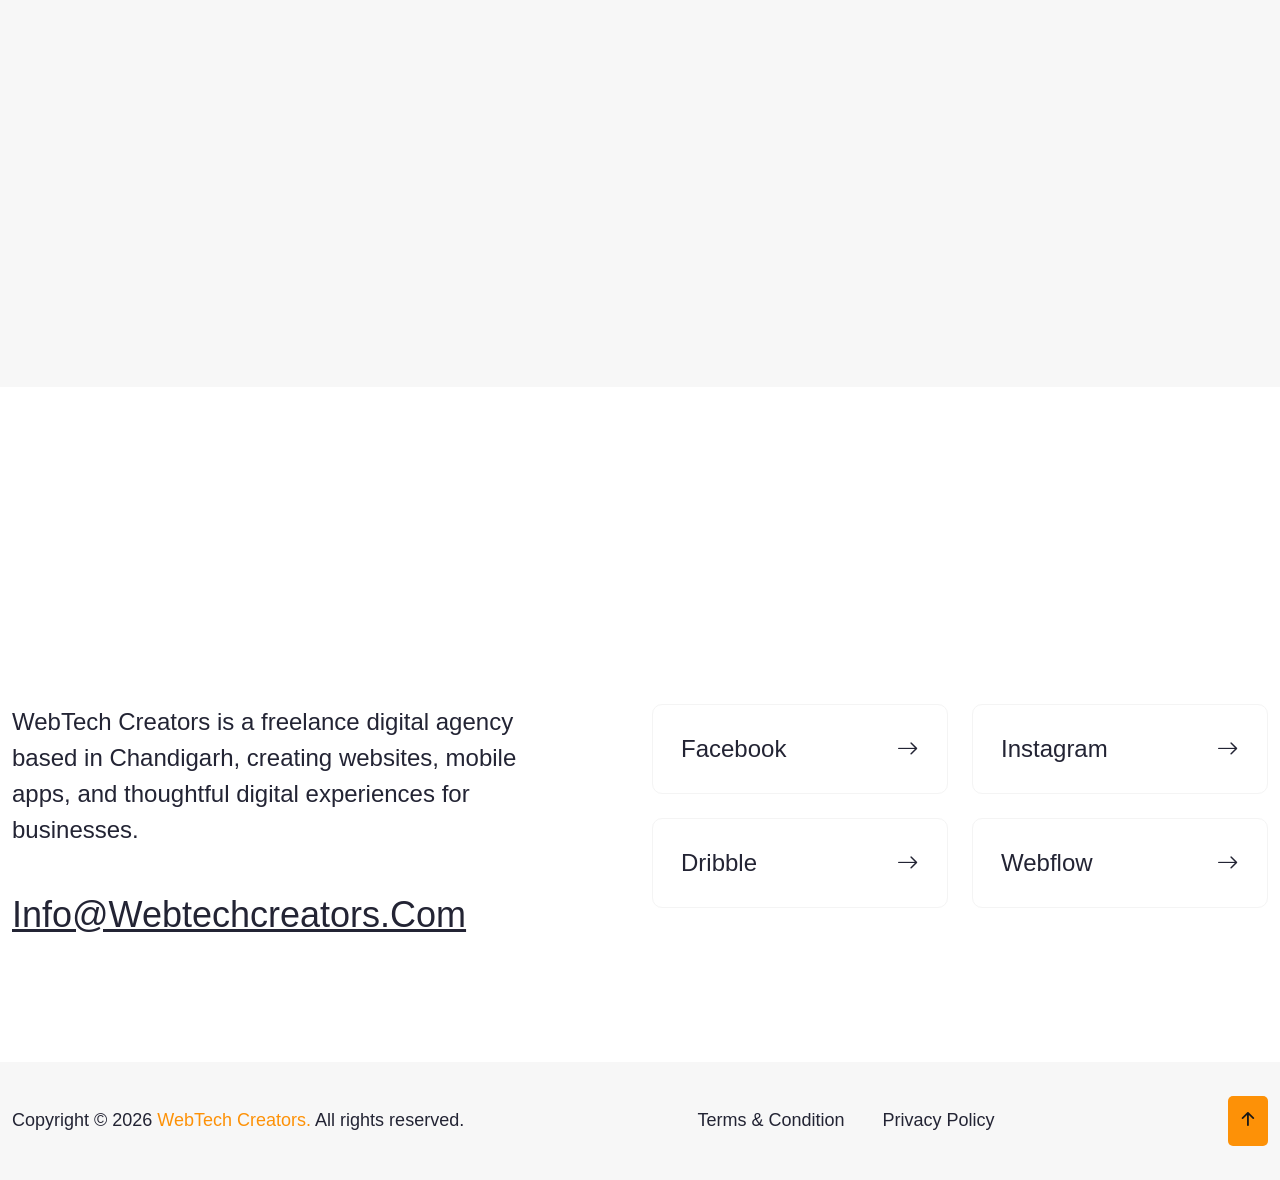
<file: protfolio-details.html>
<!DOCTYPE html>
<html lang="en">
<head>
   <!--<< Required meta tags >>-->
   <meta charset="UTF-8">
   <meta http-equiv="X-UA-Compatible" content="IE=edge">
   <meta name="viewport" content="width=device-width, initial-scale=1.0">
   <!--<< Title >>-->
   <title>WebTech Creators | Portfolio Details</title>
   <!--<< Favcion >>-->
   <link rel="shortcut icon" href="assets/img/logo/favicon.png">
   <!--<< Bootstrap min.css >>-->
   <link rel="stylesheet" href="assets/css/bootstrap.min.css">
   <!--<< Aos animation css >>-->
   <link rel="stylesheet" href="assets/css/aos.css">
   <!--<< Main.css >>-->
   <link rel="stylesheet" href="assets/css/main.css">
</head>
<body>

<!--<< Preloader >>-->
<div class="site-preloader">
   <div class="box text-center">
      <div class="site-preloader-mark mb-10">
         <img src="assets/img/banner/banner-man.png" alt="img">
      </div>
      <span class="fz-30 site-preloader-title fw-600 text-uppercase">
         WebTech Creators
      </span>
   </div>
</div>
<!--<< Preloader >>--> 





<!--<< banner >>-->
<section class="breadcrumnd__section">
   <!--<< Header v-1 >>-->
   <header class="header-section">
      <div class="container">
         <div class="header-wrapper">
            <div class="main__logo">
               <a href="index.html" class="logo">
                  <img src="assets/img/logo/logo.png" alt="logo">
               </a>
            </div>
                        <ul class="main-menu">
               <li>
                  <a href="index.html">
                     Home
                  </a>
               </li>
               <li>
                  <a href="index.html#about">
                     About
                  </a>
               </li>
               <li>
                  <a href="index.html#prot">
                     Work
                  </a>
               </li>
               <li>
                  <a href="index.html#services">
                     Services
                  </a>
                  <ul class="sub-menu">
                     <li>
                        <a href="service.html">
                           Service
                        </a>
                     </li>
                     <li style="display: none;">
                        <a href="service-details.html">
                           Service Details
                        </a>
                     </li>
                  </ul>
               </li>
               <li style="display: none;">
                  <a href="index.html#testi">
                     Testimonial
                  </a>
               </li>
               <li style="display: none;">
                  <a href="javascript:void(0)">
                     Blog 
                  </a>
                  <ul class="sub-menu">
                     <li class="subtwohober">
                        <a href="blog.html">Blog</a>
                     </li>
                     <li><a href="blog-details.html">Blog Details</a></li>
                  </ul>
               </li>
               <li>
                  <a href="my-products.html">
                     My Products
                  </a>
               </li>
               <li>
                  <a href="contact.html">
                     Contact
                  </a>
               </li>
            </ul>
            <div class="menu__components d-flex align-items-center">
               <a href="contact.html" class="d-flex fw-500 cmn--btn align-items-center gap-2">
                  <span class="get__text">
                     Let's Talk
                  </span>
                  <span>
                     <i class="bi bi-arrow-right fz-20"></i>                       
                  </span>
               </a>
               <div class="header-bar d-lg-none">
                  <span></span>
                  <span></span>
                  <span></span>
               </div>
               <div class="remove__click">
                  <i class="bi bi-list"></i>
               </div>
            </div>
         </div>
      </div>
   </header>
   <!--<< Header v-1 >>-->
   <div class="container pt-120 pb-120">
      <div class="row g-4 justify-content-center">
         <div class="col-lg-8">
            <div class="breadcrumnd__wrap text-center">
               <h1>
                  Brand Identity & Motion Design
               </h1>
               <ul class="breakcrumnd__cont justify-content-center">
                  <li>
                     <a href="index-2.html">
                        Home 
                     </a>
                  </li>
                  <li class="white">
                     /  
                  </li>
                  <li class="base">
                    Brand Identity & Motion Design
                  </li>
               </ul>
            </div>
         </div>
      </div>
   </div>
</section>
<!--<< banner >>-->

<!--<< protfolio details >>-->
<section class="protfolio__details pb-120">
   <div class="container">
      <div class="details__bigthumb mb-60" data-aos="fade-up" data-aos-duration="1000">
         <img src="assets/img/protfolio/prot-detailsbig.png" alt="img">
         <div class="prot__detail__contact">
            <h3>
               Project Info
            </h3>
            <div class="prot__itembox">
               <div class="prot__left">
                  <div class="items mb__cus30">
                     <h5>
                        Clients
                     </h5>
                     <p>
                        Nicolas Marko
                     </p>
                  </div>
                  <div class="items">
                     <h5>
                        Date
                     </h5>
                     <p>
                        Sept 19, 2023
                     </p>
                  </div>
               </div>
               <div class="prot__left">
                  <div class="items mb__cus30">
                     <h5>
                        Category
                     </h5>
                     <p>
                        Branding Design
                     </p>
                  </div>
                  <div class="items">
                     <h5>
                        Location
                     </h5>
                     <p>
                        24 Fifth st.,Los Angeles, USA
                     </p>
                  </div>
               </div>
            </div>
            <ul class="social d-flex gap-3">
               <li>
                  <a href="javascript:void(0)">
                     <i class="bi bi-facebook"></i>
                  </a>
               </li>
               <li>
                  <a href="javascript:void(0)">
                     <i class="bi bi-twitter"></i>
                  </a>
               </li>
               <li>
                  <a href="javascript:void(0)">
                     <i class="bi bi-linkedin"></i>
                  </a>
               </li>
               <li>
                  <a href="javascript:void(0)">
                     <i class="bi bi-youtube"></i>
                  </a>
               </li>
            </ul>
         </div>
      </div>
      <div class="details__textwrap">
         <div class="text__box mb__cus60" data-aos="fade-up" data-aos-duration="1400">
            <p class="fz-16 pra ttext__one">
               There are many variations of passages of Lorem Ipsum available, but the majority have suffered alteration in some form, by injected humour, or randomised words which don't look even slightly believable. If you are going to use a passage of Lorem Ipsum, you need to be sure there isn't anything embarrassing hidden in the middle of text. All the Lorem Ipsum generators on the Internet tend to repeat predefined chunks as necessary, making this the first true generator on the Internet. It uses a dictionary of over combined with a handful of model sentence structures, to generate Lorem Ipsum which looks reasonable.  
            </p>
            <p class="fz-16 pra">
               Nemo enim ipsam voluptatem quia voluptas sit aspernatur aut odit aut fugit, sed quia consequuntur magni dolores eos qui ratione voluptatem sequi nesciunt. Neque quisquam est, qui dolorem ipsum quia dolor sit amet, consectetur, adipisci velit, sed quia non numquam eius modi tempora incidunt ut labore et dolore magnam aliquam voluptatem. Ut enim ad minima veniam, quis nostrum exercitationem ullam corporis suscipit laboriosam,
            </p>
         </div>
         <div class="text__box mb__cus60" data-aos="fade-up" data-aos-duration="1600">
            <h3 class="text__boxhead">
               Challenge
            </h3>
            <p class="fz-16 pra ttext__one">
               There are many variations of passages of Lorem Ipsum available, but the majority have suffered alteration in some form, by injected humour, or randomised words which don't look even slightly believable. If you are going to use a passage of Lorem Ipsum, you need to be sure there isn't anything embarrassing hidden in the middle of text. All the Lorem Ipsum generators on the Internet tend to repeat predefined chunks as necessary, making this the first true generator on the Internet.
            </p>
            <ul class="challenge__list">
               <li>
                  Duis aute irure dolor in reprehenderit in voluptate velit esse cillum dolore eu fugiat nulla pariatur.
               </li>
               <li>
                  Nor again is there anyone who loves or pursues or desires to obtain pain of itself, because it is pain, but because occasionally 
               </li>
               <li>
                  On the other hand, we denounce with righteous indignation and dislike
               </li>
            </ul>
         </div>
         <div class="text__box mb__cus60" data-aos="fade-up" data-aos-duration="1800">
            <h3 class="text__boxhead">
               Solution & Result
            </h3>
            <p class="fz-16 pra">
               There are many variations of passages of Lorem Ipsum available, but the majority have suffered alteration in some form, by injected humour, or randomised words which don't look even slightly believable. If you are going to use a passage of Lorem Ipsum, you need to be sure there isn't anything embarrassing hidden in the middle of text. All the Lorem Ipsum generators on the Internet tend to repeat predefined chunks as necessary, making this the first true generator on the Internet. It uses a dictionary of over Latin words, combined with a handful of model sentence structures, to generate Lorem Ipsum which looks reasonable. The generated Lorem Ipsum is therefore always free from repetition, injected humour, or non-characteristic words etc.
            </p>
         </div>
         <div class="details__small" data-aos="fade-up" data-aos-duration="2000">
            <div class="thumb">
               <img src="assets/img/protfolio/prot-detials1.png" alt="img">
            </div>
            <div class="thumb">
               <img src="assets/img/protfolio/prot-detials2.png" alt="img">
            </div>
         </div>
      </div>
   </div>
</section>
<!--<< protfolio details >>-->

<!--<< related >>-->
<section class="protfolidetails__section cmn__bg pt-120 pb-120">
   <div class="container">
      <div class="project__head text-center">
         <span class="common__sub" data-aos="fade-down" data-aos-duration="1000">
           Protfolio 
         </span>
         <h2 class="fw-500" data-aos="fade-up" data-aos-duration="1000">
            Related Work
         </h2>
      </div>
      <div class="row g-4">
         <div class="col-lg-6 col-md-6">
            <div class="project__wrapone">
               <div class="project__item" data-aos="fade-up"
         data-aos-duration="1000">
                  <a href="#0" class="thumb mb-30">
                     <img src="assets/img/project/pro1.png" alt="img">
                  </a>
                  <div class="content d-flex align-items-center justify-content-between gap-2">
                     <a href="#0" class="left__cont">
                        <span class="base mb-2 mb-xxl-3 d-block text-uppercase">
                           Product Design
                        </span>
                        <h3>
                           Brand Identity & Motion Design
                        </h3>
                     </a>
                     <a href="#0" class="common__icon">
                        <i class="bi bi-arrow-up-right"></i>
                     </a>
                  </div>
               </div>
            </div>
         </div>
         <div class="col-lg-6 col-md-6">
            <div class="project__wraptwo">
               <div class="project__item" data-aos="fade-up"
         data-aos-duration="2200">
                  <a href="#0" class="thumb mb-30">
                     <img src="assets/img/project/pro4.png" alt="img">
                  </a>
                  <div class="content d-flex align-items-center justify-content-between gap-2">
                     <a href="#0" class="left__cont">
                        <span class="base mb-2 mb-xxl-3 d-block text-uppercase">
                           Design & Branding
                        </span>
                        <h3>
                           Creative Graphics Design
                        </h3>
                     </a>
                     <a href="#0" class="common__icon">
                        <i class="bi bi-arrow-up-right"></i>
                     </a>
                  </div>
               </div>
            </div>
         </div>
      </div>
   </div>
</section>
<!--<< related >>-->

<!--<< Footer >>-->
<footer class="footer__section">
   <div class="container">
      <div class="footer__top pt-120 pb-120">
         <div class="fl" data-aos="fade-up" data-aos-duration="1000">
            Get In Touch
         </div>
         <div class="row g-4">
            <div class="col-lg-6">
               <div class="get__content">
                  <p>
                     WebTech Creators is a freelance digital agency based in Chandigarh, creating websites, mobile apps, and thoughtful digital experiences for businesses.
                  </p>
                  <a href="#0">info@webtechcreators.com</a>
               </div>
            </div>
            <div class="col-lg-6">
               <div class="get__rightcontetn">
                  <div class="row g-4">
                     <div class="col-lg-6 col-md-6 col-sm-6">
                        <a href="#0" class="social__footer">
                           Facebook
                           <i class="bi bi-arrow-right"></i>
                        </a>
                     </div>
                     <div class="col-lg-6 col-md-6 col-sm-6">
                        <a href="#0" class="social__footer">
                           Instagram
                           <i class="bi bi-arrow-right"></i>
                        </a>
                     </div>
                     <div class="col-lg-6 col-md-6 col-sm-6">
                        <a href="#0" class="social__footer">
                           Dribble
                           <i class="bi bi-arrow-right"></i>
                        </a>
                     </div>
                     <div class="col-lg-6 col-md-6 col-sm-6">
                        <a href="#0" class="social__footer">
                           Webflow
                           <i class="bi bi-arrow-right"></i>
                        </a>
                     </div>
                  </div>
               </div>
            </div>
         </div>
      </div>
   </div>
   <div class="footer__bottom cmn__bg">
      <div class="container">
         <div class="copyright">
            <p class="white"> Copyright © 2026 <a href="index.html" class="base">WebTech Creators.</a> All rights reserved.</p>
            <ul class="terms">
               <li>
                  <a href="#0">
                     Terms & Condition
                  </a>
               </li>
               <li>
                  <a href="#0">
                     Privacy Policy
                  </a>
               </li>
            </ul>
            <a href="#about" class="toparrow">
               <i class="bi bi-arrow-up-short"></i>
            </a>
         </div>
      </div>
   </div>
</footer>
<!--<< Footer >>-->

<!--<<  sub side bar custom >>-->
<div class="subside__barmenu sub__contact">
   <div class="remove__click d-flex justify-content-center align-items-center">
      <i class="bi bi-x-lg"></i>
   </div>
   <div class="sub__contact__wrapper d-grid">
      <a href="index.html" class="side-logo">
         <img src="assets/img/logo/logo.png" alt="WebTech Creators">
      </a>
      <p>
         We are WebTech Creators, a Chandigarh-based team creating modern websites, intuitive UI/UX designs, and custom digital solutions for businesses.
      </p>
      <div class="sub__contact-left d-grid">
         <div class="sub__contac-item">
            <div class="content">
               <span class="address d-block">
                  Address
               </span>
               <span class="textp">
                  SCO 21, Sector 34-A, Chandigarh.
               </span>
            </div>
         </div>
         <div class="sub__contac-item">
            <div class="content">
               <span class="address d-block">
                  Email
               </span>
               <a href="mailto:info@webtechcreators.com" class="textp">
                  info@webtechcreators.com
               </a>
            </div>
         </div>
         <div class="sub__contac-item">
            <div class="content">
               <span class="address d-block">
                  Call now
               </span>
               <a href="tel:+917986621813" class="textp">
                  +91 - 79866 21813
               </a>
            </div>
         </div>
      </div>
      <a href="contact.html" class="d-flex justify-content-center fw-500 cmn--btn align-items-center gap-2">
         <span>
            <i class="bi bi-chevron-right"></i>             
         </span>
         <span class="get__text">
            Let's Talk
         </span>
      </a>
   </div>
</div>
<!--<<  sub side bar custom >>-->

   <!--<< Scroll To Top >>-->
   <div class="progress-wrap">
      <svg
         class="progress-circle svg-content"
         width="100%"
         height="100%"
         viewBox="-1 -1 102 102"
      >
         <path fill="#c9f31d" d="M50,1 a49,49 0 0,1 0,98 a49,49 0 0,1 0,-98"/>
      </svg>
      <i class="bi bi-arrow-90deg-up title topping"></i>
   </div>
   <!--<< Scroll To Top >>-->

   <!--<< Jquery Latest >>-->
   <script src="assets/js/jquery-3.7.0.min.js"></script>
   <!--<< Viewport Js >>-->
   <script src="assets/js/viewport.jquery.js"></script>
   <!--<< Bootstrap Js >>-->
   <script src="assets/js/bootstrap.min.js"></script>
   <!--<< Aos animation Js >>-->
   <script src="assets/js/aos.js"></script>
   <!--<< Nice Select Js >>-->
   <script src="assets/js/jquery.nice-select.min.js"></script>
   <!--<< Swiper Slide Js >>-->
   <script src="assets/js/swiper-bundle.min.js"></script>
   <!--<< Swiper Bundle Js >>-->
   <script src="assets/js/jquery.magnific-popup.min.js"></script>
   <!--<< magnific popup Js >>-->
   <script src="assets/js/odometer.min.js"></script>
   <!--<< Odometer js Js >>-->
   <script src="assets/js/wow.min.js"></script>
   <!--<< Wow Animation js >>-->
   <script src="assets/js/main.js"></script>
   <!--<< Main.js >>-->
</body>
</html>
</file>
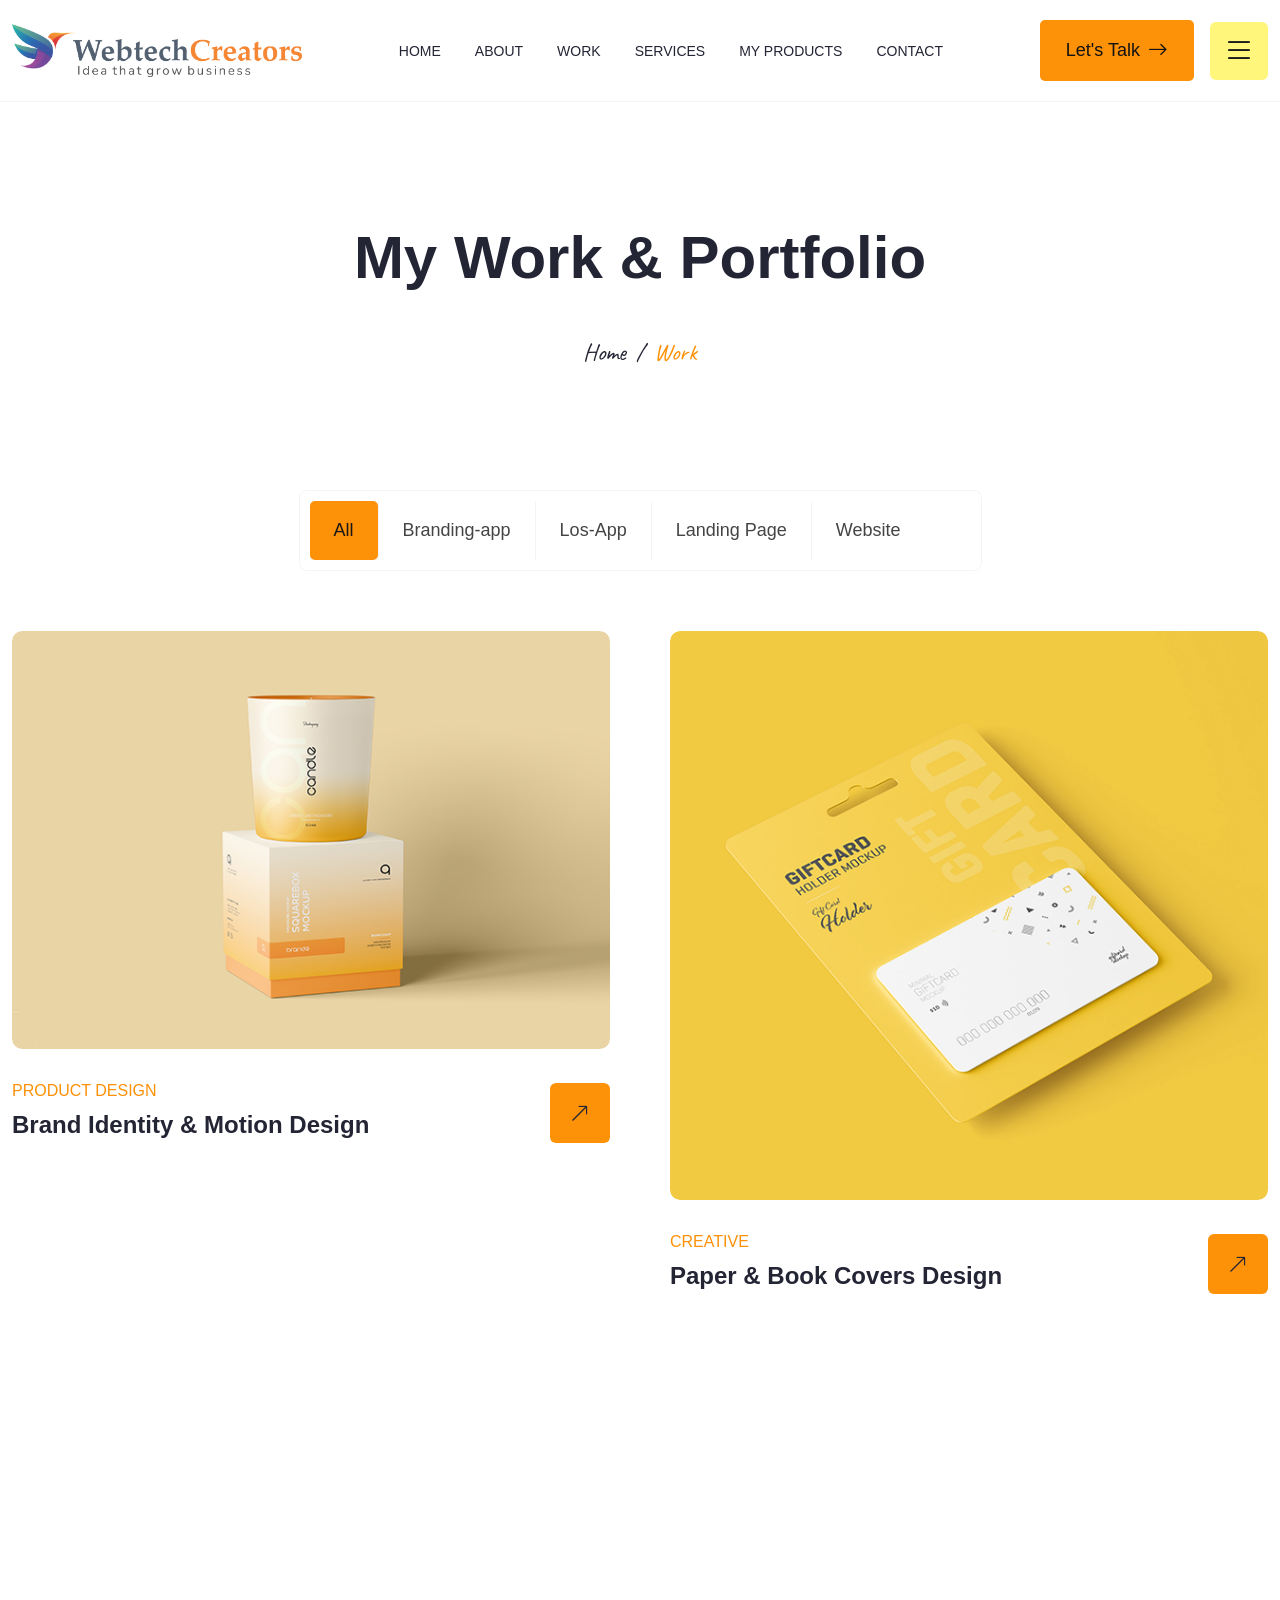
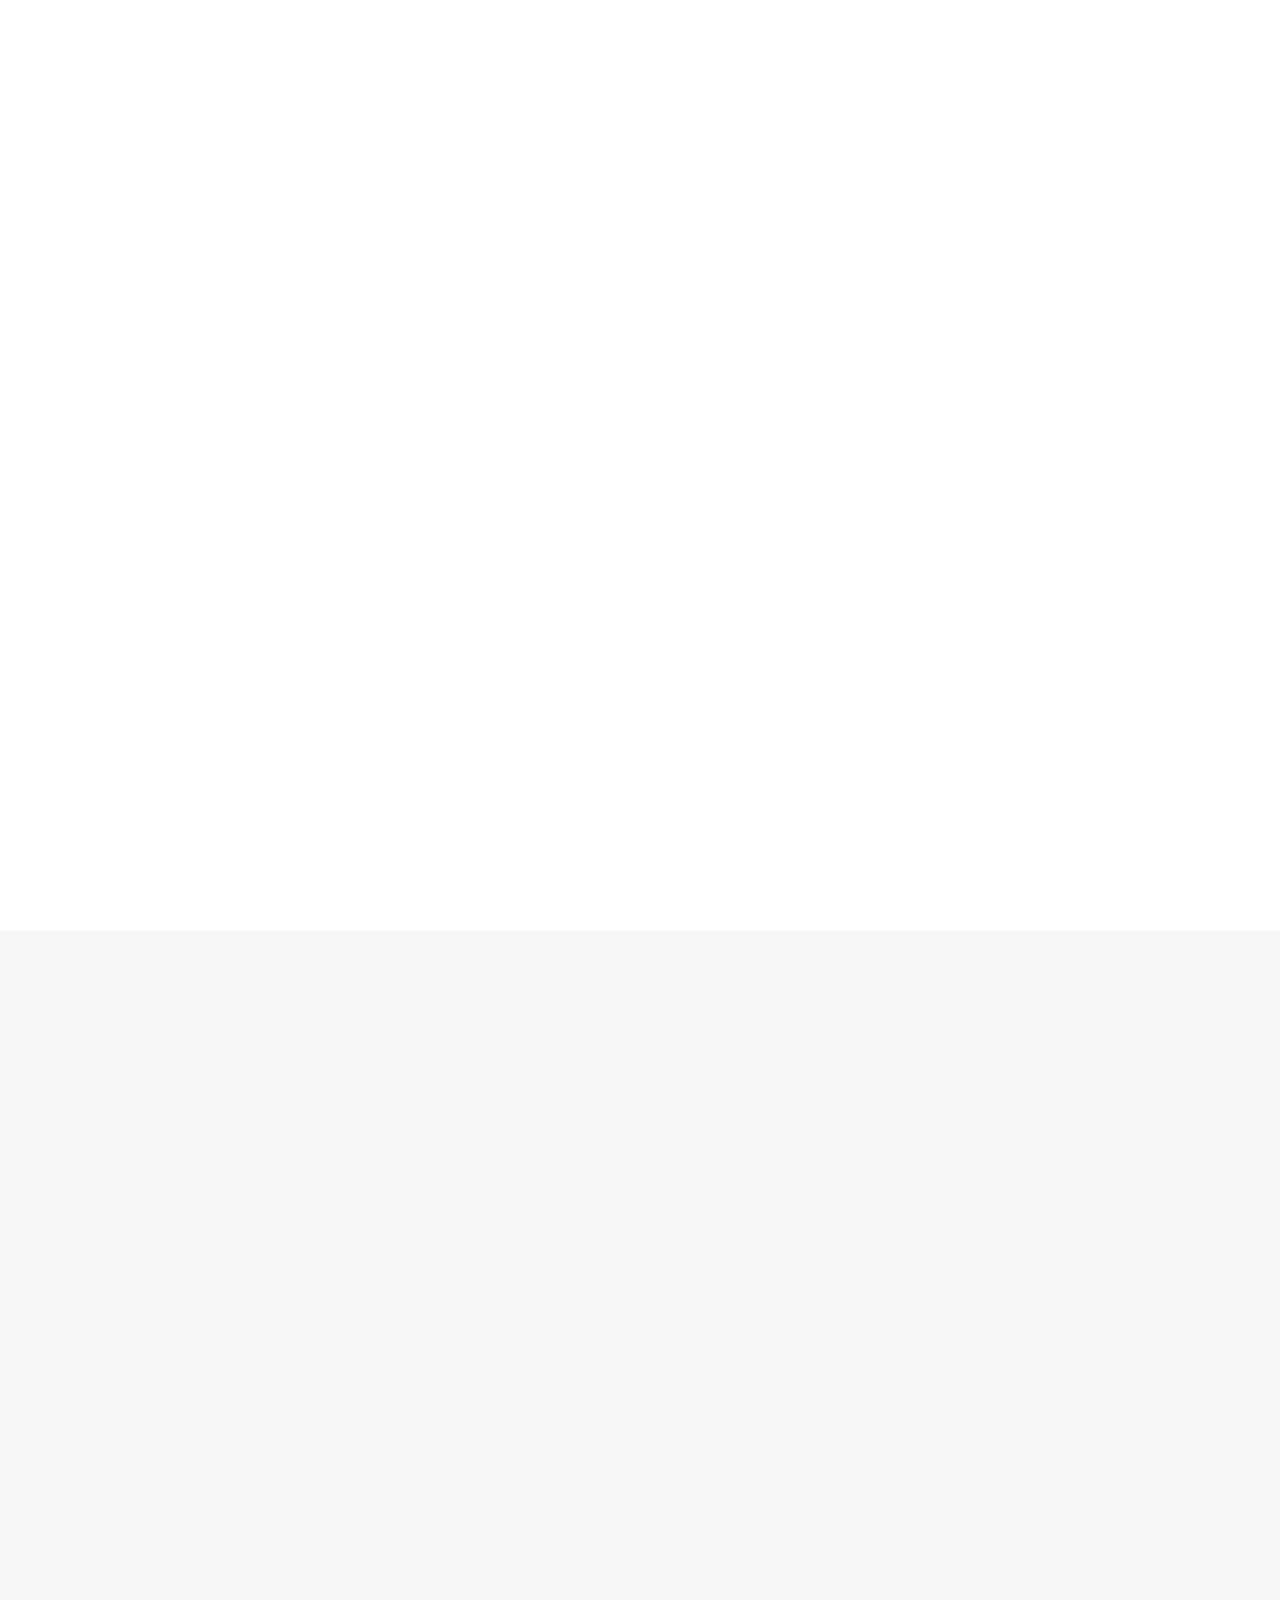
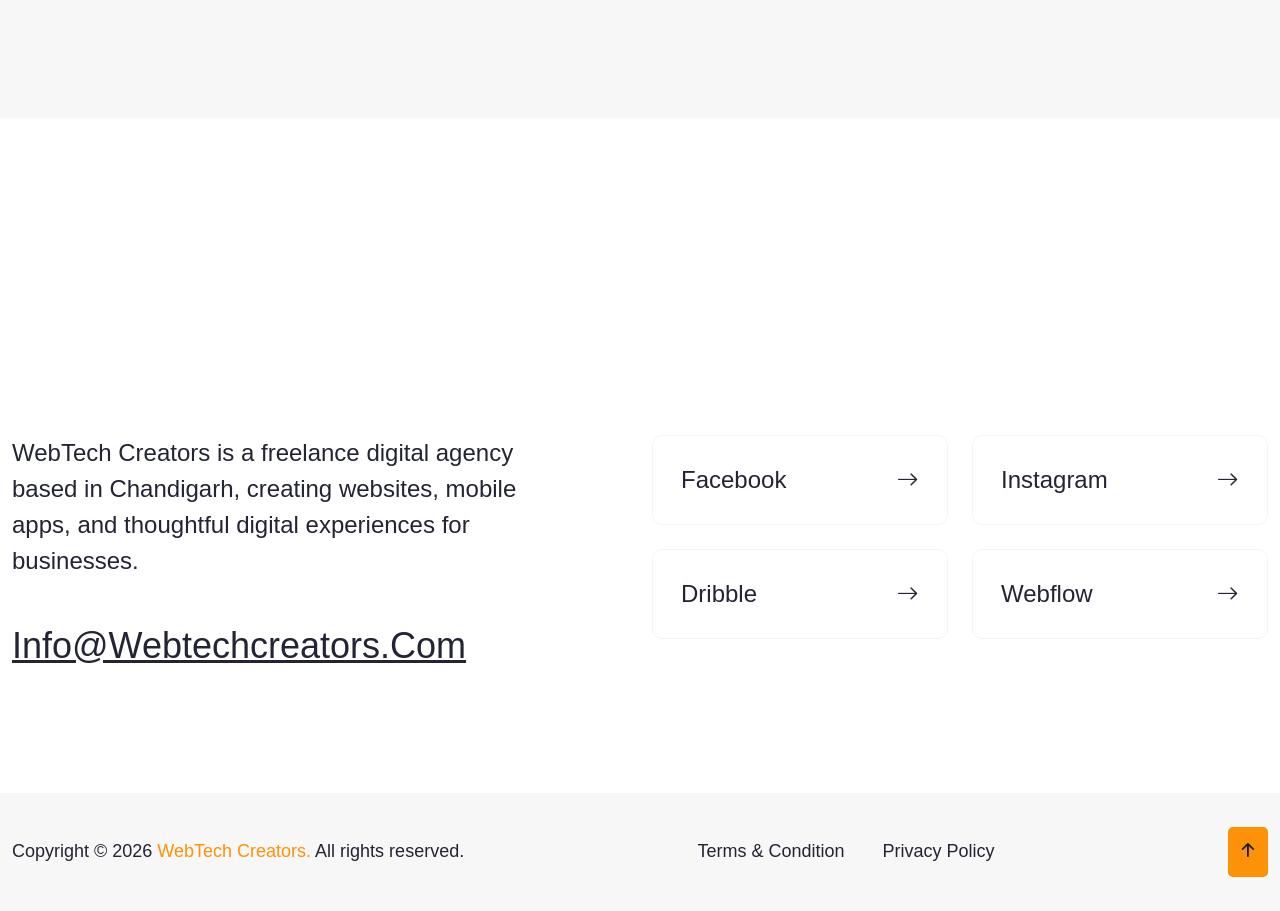
<file: protfolio.html>
<!DOCTYPE html>
<html lang="en">
<head>
   <!--<< Required meta tags >>-->
   <meta charset="UTF-8">
   <meta http-equiv="X-UA-Compatible" content="IE=edge">
   <meta name="viewport" content="width=device-width, initial-scale=1.0">
   <!--<< Title >>-->
  <title>WebTech Creators | Portfolio</title>
   <!--<< Favcion >>-->
   <link rel="shortcut icon" href="assets/img/logo/favicon.png">
   <!--<< Bootstrap min.css >>-->
   <link rel="stylesheet" href="assets/css/bootstrap.min.css">
   <!--<< Aos animation css >>-->
   <link rel="stylesheet" href="assets/css/aos.css">
   <!--<< Main.css >>-->
   <link rel="stylesheet" href="assets/css/main.css">
</head>
<body>

<!--<< Preloader >>-->
<div class="site-preloader">
   <div class="box text-center">
      <div class="site-preloader-mark mb-10">
         <img src="assets/img/banner/banner-man.png" alt="img">
      </div>
      <span class="fz-30 site-preloader-title fw-600 text-uppercase">
         WebTech Creators
      </span>
   </div>
</div>
<!--<< Preloader >>--> 





<!--<< banner >>-->
<section class="breadcrumnd__section">
   <!--<< Header v-1 >>-->
   <header class="header-section">
      <div class="container">
         <div class="header-wrapper">
            <div class="main__logo">
               <a href="index.html" class="logo">
                  <img src="assets/img/logo/logo.png" alt="logo">
               </a>
            </div>
                        <ul class="main-menu">
               <li>
                  <a href="index.html">
                     Home
                  </a>
               </li>
               <li>
                  <a href="index.html#about">
                     About
                  </a>
               </li>
               <li>
                  <a href="index.html#prot">
                     Work
                  </a>
               </li>
               <li>
                  <a href="index.html#services">
                     Services
                  </a>
                  <ul class="sub-menu">
                     <li>
                        <a href="service.html">
                           Service
                        </a>
                     </li>
                     <li style="display: none;">
                        <a href="service-details.html">
                           Service Details
                        </a>
                     </li>
                  </ul>
               </li>
               <li style="display: none;">
                  <a href="index.html#testi">
                     Testimonial
                  </a>
               </li>
               <li style="display: none;">
                  <a href="javascript:void(0)">
                     Blog 
                  </a>
                  <ul class="sub-menu">
                     <li class="subtwohober">
                        <a href="blog.html">Blog</a>
                     </li>
                     <li><a href="blog-details.html">Blog Details</a></li>
                  </ul>
               </li>
               <li>
                  <a href="my-products.html">
                     My Products
                  </a>
               </li>
               <li>
                  <a href="contact.html">
                     Contact
                  </a>
               </li>
            </ul>
            <div class="menu__components d-flex align-items-center">
               <a href="contact.html" class="d-flex fw-500 cmn--btn align-items-center gap-2">
                  <span class="get__text">
                     Let's Talk
                  </span>
                  <span>
                     <i class="bi bi-arrow-right fz-20"></i>                       
                  </span>
               </a>
               <div class="header-bar d-lg-none">
                  <span></span>
                  <span></span>
                  <span></span>
               </div>
               <div class="remove__click">
                  <i class="bi bi-list"></i>
               </div>
            </div>
         </div>
      </div>
   </header>
   <!--<< Header v-1 >>-->
   <div class="container pt-120 pb-120">
      <div class="row g-4 justify-content-center">
         <div class="col-lg-8">
            <div class="breadcrumnd__wrap text-center">
               <h1>
                  My Work & Portfolio
               </h1>
               <ul class="breakcrumnd__cont justify-content-center">
                  <li>
                     <a href="index-2.html">
                        Home 
                     </a>
                  </li>
                  <li class="white">
                     /  
                  </li>
                  <li class="base">
                     Work
                  </li>
               </ul>
            </div>
         </div>
      </div>
   </div>
</section>
<!--<< banner >>-->

<!--<< project one >>-->
<section class="project__section pb-120">
   <div class="container">
      <div class="singletab protfolio__filter">
         <ul class="tablinks" data-aos="fade-down"
         data-aos-duration="2000">
             <li class="nav-links active">
                 <button class="tablink">All</button>
             </li>
             <li class="nav-links">
                 <button class="tablink">Branding-app</button>
             </li>
             <li class="nav-links">
                 <button class="tablink">Los-App</button>
             </li>
             <li class="nav-links">
                 <button class="tablink">Landing Page</button>
             </li>
             <li class="nav-links">
               <button class="tablink">Website</button>
            </li>
         </ul>
         <div class="tabcontents">
             <div class="tabitem active">
               <div class="prot__bximg">
                  <div class="row g-4">
                     <div class="col-lg-6 col-md-6">
                        <div class="project__wrapone">
                           <div class="project__item cus__mb60" data-aos="fade-up"
                     data-aos-duration="1000">
                              <a href="assets/img/project/pro3.png" class="thumb mb-30 imgc">
                                 <img src="assets/img/project/pro1.png" alt="img">
                              </a>
                              <div class="content d-flex align-items-center justify-content-between gap-2">
                                 <a href="protfolio-details.html" class="left__cont">
                                    <span class="base mb-2 mb-xxl-3 d-block text-uppercase">
                                       Product Design
                                    </span>
                                    <h3>
                                       Brand Identity & Motion Design
                                    </h3>
                                 </a>
                                 <a href="assets/img/project/pro3.png" class="common__icon imgc">
                                    <i class="bi bi-arrow-up-right"></i>
                                 </a>
                              </div>
                           </div>
                           <div class="project__item cus__mb60" data-aos="fade-up"
                     data-aos-duration="1000">
                              <a href="assets/img/project/pro3.png" class="thumb mb-30 imgc">
                                 <img src="assets/img/project/pro3.png" alt="img">
                              </a>
                              <div class="content d-flex align-items-center justify-content-between gap-2">
                                 <a href="protfolio-details.html" class="left__cont">
                                    <span class="base mb-2 mb-xxl-3 d-block text-uppercase">
                                       Product Design
                                    </span>
                                    <h3>
                                       Design & Branding Mokeup
                                    </h3>
                                 </a>
                                 <a href="assets/img/project/pro3.png" class="common__icon imgc">
                                    <i class="bi bi-arrow-up-right"></i>
                                 </a>
                              </div>
                           </div>
                           <div class="project__item" data-aos="fade-up"
                     data-aos-duration="1000">
                              <a href="assets/img/project/pro3.png" class="thumb mb-30 imgc">
                                 <img src="assets/img/project/pro5.png" alt="img">
                              </a>
                              <div class="content d-flex align-items-center justify-content-between gap-2">
                                 <a href="protfolio-details.html" class="left__cont">
                                    <span class="base mb-2 mb-xxl-3 d-block text-uppercase">
                                       Ui/ux Design
                                    </span>
                                    <h3>
                                       Mobile Application Development
                                    </h3>
                                 </a>
                                 <a href="assets/img/project/pro3.png" class="common__icon imgc">
                                    <i class="bi bi-arrow-up-right"></i>
                                 </a>
                              </div>
                           </div>
                        </div>
                     </div>
                     <div class="col-lg-6 col-md-6">
                        <div class="project__wraptwo">
                           <div class="project__item cus__mb60" data-aos="fade-up"
                     data-aos-duration="2200">
                              <a href="assets/img/project/pro3.png" class="thumb mb-30 imgc">
                                 <img src="assets/img/project/pro2.png" alt="img">
                              </a>
                              <div class="content d-flex align-items-center justify-content-between gap-2">
                                 <a href="protfolio-details.html" class="left__cont">
                                    <span class="base mb-2 mb-xxl-3 d-block text-uppercase">
                                       Creative
                                    </span>
                                    <h3>
                                       Paper & Book Covers Design
                                    </h3>
                                 </a>
                                 <a href="assets/img/project/pro3.png" class="common__icon imgc">
                                    <i class="bi bi-arrow-up-right"></i>
                                 </a>
                              </div>
                           </div>
                           <div class="project__item cus__mb60" data-aos="fade-up"
                     data-aos-duration="2200">
                              <a href="assets/img/project/pro3.png" class="thumb mb-30 imgc">
                                 <img src="assets/img/project/pro4.png" alt="img">
                              </a>
                              <div class="content d-flex align-items-center justify-content-between gap-2">
                                 <a href="protfolio-details.html" class="left__cont">
                                    <span class="base mb-2 mb-xxl-3 d-block text-uppercase">
                                       Design & Branding
                                    </span>
                                    <h3>
                                       Creative Graphics Design
                                    </h3>
                                 </a>
                                 <a href="assets/img/project/pro3.png" class="common__icon imgc">
                                    <i class="bi bi-arrow-up-right"></i>
                                 </a>
                              </div>
                           </div>
                           <div class="project__item" data-aos="fade-up"
                     data-aos-duration="2200">
                              <a href="assets/img/project/pro3.png" class="thumb mb-30 imgc">
                                 <img src="assets/img/project/pro6.png" alt="img">
                              </a>
                              <div class="content d-flex align-items-center justify-content-between gap-2">
                                 <a href="protfolio-details.html" class="left__cont">
                                    <span class="base mb-2 mb-xxl-3 d-block text-uppercase">
                                       MOCKUP DESIGN
                                    </span>
                                    <h3>
                                       Brand Identity & Motion Design
                                    </h3>
                                 </a>
                                 <a href="assets/img/project/pro3.png" class="common__icon imgc">
                                    <i class="bi bi-arrow-up-right"></i>
                                 </a>
                              </div>
                           </div>
                        </div>
                     </div>
                  </div>
               </div>
             </div>
             <div class="tabitem">
               <div class="prot__bximg">
                  <div class="row g-4">
                     <div class="col-lg-6 col-md-6">
                        <div class="project__wrapone">
                           <div class="project__item cus__mb60" data-aos="fade-up"
                     data-aos-duration="1000">
                              <a href="assets/img/project/pro3.png" class="thumb mb-30 imgc">
                                 <img src="assets/img/project/pro3.png" alt="img">
                              </a>
                              <div class="content d-flex align-items-center justify-content-between gap-2">
                                 <a href="protfolio-details.html" class="left__cont">
                                    <span class="base mb-2 mb-xxl-3 d-block text-uppercase">
                                       Product Design
                                    </span>
                                    <h3>
                                       Design & Branding Mokeup
                                    </h3>
                                 </a>
                                 <a href="assets/img/project/pro3.png" class="common__icon imgc">
                                    <i class="bi bi-arrow-up-right"></i>
                                 </a>
                              </div>
                           </div>
                           <div class="project__item" data-aos="fade-up"
                     data-aos-duration="1000">
                              <a href="assets/img/project/pro3.png" class="thumb mb-30 imgc">
                                 <img src="assets/img/project/pro5.png" alt="img">
                              </a>
                              <div class="content d-flex align-items-center justify-content-between gap-2">
                                 <a href="protfolio-details.html" class="left__cont">
                                    <span class="base mb-2 mb-xxl-3 d-block text-uppercase">
                                       Ui/ux Design
                                    </span>
                                    <h3>
                                       Mobile Application Development
                                    </h3>
                                 </a>
                                 <a href="assets/img/project/pro3.png" class="common__icon imgc">
                                    <i class="bi bi-arrow-up-right"></i>
                                 </a>
                              </div>
                           </div>
                        </div>
                     </div>
                     <div class="col-lg-6 col-md-6">
                        <div class="project__wraptwo">
                           <div class="project__item cus__mb60" data-aos="fade-up"
                     data-aos-duration="2200">
                              <a href="assets/img/project/pro3.png" class="thumb mb-30 imgc">
                                 <img src="assets/img/project/pro4.png" alt="img">
                              </a>
                              <div class="content d-flex align-items-center justify-content-between gap-2">
                                 <a href="protfolio-details.html" class="left__cont">
                                    <span class="base mb-2 mb-xxl-3 d-block text-uppercase">
                                       Design & Branding
                                    </span>
                                    <h3>
                                       Creative Graphics Design
                                    </h3>
                                 </a>
                                 <a href="assets/img/project/pro3.png" class="common__icon imgc">
                                    <i class="bi bi-arrow-up-right"></i>
                                 </a>
                              </div>
                           </div>
                           <div class="project__item" data-aos="fade-up"
                     data-aos-duration="2200">
                              <a href="assets/img/project/pro3.png" class="thumb mb-30 imgc">
                                 <img src="assets/img/project/pro6.png" alt="img">
                              </a>
                              <div class="content d-flex align-items-center justify-content-between gap-2">
                                 <a href="protfolio-details.html" class="left__cont">
                                    <span class="base mb-2 mb-xxl-3 d-block text-uppercase">
                                       MOCKUP DESIGN
                                    </span>
                                    <h3>
                                       Brand Identity & Motion Design
                                    </h3>
                                 </a>
                                 <a href="assets/img/project/pro3.png" class="common__icon imgc">
                                    <i class="bi bi-arrow-up-right"></i>
                                 </a>
                              </div>
                           </div>
                        </div>
                     </div>
                  </div>
               </div>
             </div>
             <div class="tabitem">
               <div class="prot__bximg">
                  <div class="row g-4">
                     <div class="col-lg-6 col-md-6">
                        <div class="project__wrapone">
                           <div class="project__item" data-aos="fade-up"
                     data-aos-duration="1000">
                              <a href="assets/img/project/pro3.png" class="thumb mb-30 imgc">
                                 <img src="assets/img/project/pro5.png" alt="img">
                              </a>
                              <div class="content d-flex align-items-center justify-content-between gap-2">
                                 <a href="protfolio-details.html" class="left__cont">
                                    <span class="base mb-2 mb-xxl-3 d-block text-uppercase">
                                       Ui/ux Design
                                    </span>
                                    <h3>
                                       Mobile Application Development
                                    </h3>
                                 </a>
                                 <a href="assets/img/project/pro3.png" class="common__icon imgc">
                                    <i class="bi bi-arrow-up-right"></i>
                                 </a>
                              </div>
                           </div>
                        </div>
                     </div>
                     <div class="col-lg-6 col-md-6">
                        <div class="project__wraptwo">
                           <div class="project__item" data-aos="fade-up"
                     data-aos-duration="2200">
                              <a href="assets/img/project/pro3.png" class="thumb mb-30 imgc">
                                 <img src="assets/img/project/pro6.png" alt="img">
                              </a>
                              <div class="content d-flex align-items-center justify-content-between gap-2">
                                 <a href="protfolio-details.html" class="left__cont">
                                    <span class="base mb-2 mb-xxl-3 d-block text-uppercase">
                                       MOCKUP DESIGN
                                    </span>
                                    <h3>
                                       Brand Identity & Motion Design
                                    </h3>
                                 </a>
                                 <a href="assets/img/project/pro3.png" class="common__icon imgc">
                                    <i class="bi bi-arrow-up-right"></i>
                                 </a>
                              </div>
                           </div>
                        </div>
                     </div>
                  </div>
               </div>
             </div>
             <div class="tabitem">
               <div class="prot__bximg">
                  <div class="row g-4">
                     <div class="col-lg-6 col-md-6">
                        <div class="project__wrapone">
                           <div class="project__item cus__mb60" data-aos="fade-up"
                     data-aos-duration="1000">
                              <a href="assets/img/project/pro3.png" class="thumb mb-30 imgc">
                                 <img src="assets/img/project/pro1.png" alt="img">
                              </a>
                              <div class="content d-flex align-items-center justify-content-between gap-2">
                                 <a href="protfolio-details.html" class="left__cont">
                                    <span class="base mb-2 mb-xxl-3 d-block text-uppercase">
                                       Product Design
                                    </span>
                                    <h3>
                                       Brand Identity & Motion Design
                                    </h3>
                                 </a>
                                 <a href="assets/img/project/pro3.png" class="common__icon imgc">
                                    <i class="bi bi-arrow-up-right"></i>
                                 </a>
                              </div>
                           </div>
                           <div class="project__item cus__mb60" data-aos="fade-up"
                     data-aos-duration="1000">
                              <a href="assets/img/project/pro3.png" class="thumb mb-30 imgc">
                                 <img src="assets/img/project/pro3.png" alt="img">
                              </a>
                              <div class="content d-flex align-items-center justify-content-between gap-2">
                                 <a href="protfolio-details.html" class="left__cont">
                                    <span class="base mb-2 mb-xxl-3 d-block text-uppercase">
                                       Product Design
                                    </span>
                                    <h3>
                                       Design & Branding Mokeup
                                    </h3>
                                 </a>
                                 <a href="assets/img/project/pro3.png" class="common__icon imgc">
                                    <i class="bi bi-arrow-up-right"></i>
                                 </a>
                              </div>
                           </div>
                           <div class="project__item" data-aos="fade-up"
                     data-aos-duration="1000">
                              <a href="assets/img/project/pro3.png" class="thumb mb-30 imgc">
                                 <img src="assets/img/project/pro5.png" alt="img">
                              </a>
                              <div class="content d-flex align-items-center justify-content-between gap-2">
                                 <a href="protfolio-details.html" class="left__cont">
                                    <span class="base mb-2 mb-xxl-3 d-block text-uppercase">
                                       Ui/ux Design
                                    </span>
                                    <h3>
                                       Mobile Application Development
                                    </h3>
                                 </a>
                                 <a href="assets/img/project/pro3.png" class="common__icon imgc">
                                    <i class="bi bi-arrow-up-right"></i>
                                 </a>
                              </div>
                           </div>
                        </div>
                     </div>
                     <div class="col-lg-6 col-md-6">
                        <div class="project__wraptwo">
                           <div class="project__item cus__mb60" data-aos="fade-up"
                     data-aos-duration="2200">
                              <a href="assets/img/project/pro3.png" class="thumb mb-30 imgc">
                                 <img src="assets/img/project/pro2.png" alt="img">
                              </a>
                              <div class="content d-flex align-items-center justify-content-between gap-2">
                                 <a href="protfolio-details.html" class="left__cont">
                                    <span class="base mb-2 mb-xxl-3 d-block text-uppercase">
                                       Creative
                                    </span>
                                    <h3>
                                       Paper & Book Covers Design
                                    </h3>
                                 </a>
                                 <a href="assets/img/project/pro3.png" class="common__icon imgc">
                                    <i class="bi bi-arrow-up-right"></i>
                                 </a>
                              </div>
                           </div>
                           <div class="project__item cus__mb60" data-aos="fade-up"
                     data-aos-duration="2200">
                              <a href="assets/img/project/pro3.png" class="thumb mb-30 imgc">
                                 <img src="assets/img/project/pro4.png" alt="img">
                              </a>
                              <div class="content d-flex align-items-center justify-content-between gap-2">
                                 <a href="protfolio-details.html" class="left__cont">
                                    <span class="base mb-2 mb-xxl-3 d-block text-uppercase">
                                       Design & Branding
                                    </span>
                                    <h3>
                                       Creative Graphics Design
                                    </h3>
                                 </a>
                                 <a href="assets/img/project/pro3.png" class="common__icon imgc">
                                    <i class="bi bi-arrow-up-right"></i>
                                 </a>
                              </div>
                           </div>
                           <div class="project__item" data-aos="fade-up"
                     data-aos-duration="2200">
                              <a href="assets/img/project/pro3.png" class="thumb mb-30 imgc">
                                 <img src="assets/img/project/pro6.png" alt="img">
                              </a>
                              <div class="content d-flex align-items-center justify-content-between gap-2">
                                 <a href="protfolio-details.html" class="left__cont">
                                    <span class="base mb-2 mb-xxl-3 d-block text-uppercase">
                                       MOCKUP DESIGN
                                    </span>
                                    <h3>
                                       Brand Identity & Motion Design
                                    </h3>
                                 </a>
                                 <a href="assets/img/project/pro3.png" class="common__icon imgc">
                                    <i class="bi bi-arrow-up-right"></i>
                                 </a>
                              </div>
                           </div>
                        </div>
                     </div>
                  </div>
               </div>
             </div>
             <div class="tabitem">
               <div class="prot__bximg">
                  <div class="row g-4">
                     <div class="col-lg-6 col-md-6">
                        <div class="project__wrapone">
                           <div class="project__item cus__mb60" data-aos="fade-up"
                     data-aos-duration="1000">
                              <a href="assets/img/project/pro3.png" class="thumb mb-30 imgc">
                                 <img src="assets/img/project/pro3.png" alt="img">
                              </a>
                              <div class="content d-flex align-items-center justify-content-between gap-2">
                                 <a href="protfolio-details.html" class="left__cont">
                                    <span class="base mb-2 mb-xxl-3 d-block text-uppercase">
                                       Product Design
                                    </span>
                                    <h3>
                                       Design & Branding Mokeup
                                    </h3>
                                 </a>
                                 <a href="assets/img/project/pro3.png" class="common__icon imgc">
                                    <i class="bi bi-arrow-up-right"></i>
                                 </a>
                              </div>
                           </div>
                           <div class="project__item" data-aos="fade-up"
                     data-aos-duration="1000">
                              <a href="assets/img/project/pro3.png" class="thumb mb-30 imgc">
                                 <img src="assets/img/project/pro5.png" alt="img">
                              </a>
                              <div class="content d-flex align-items-center justify-content-between gap-2">
                                 <a href="protfolio-details.html" class="left__cont">
                                    <span class="base mb-2 mb-xxl-3 d-block text-uppercase">
                                       Ui/ux Design
                                    </span>
                                    <h3>
                                       Mobile Application Development
                                    </h3>
                                 </a>
                                 <a href="assets/img/project/pro3.png" class="common__icon imgc">
                                    <i class="bi bi-arrow-up-right"></i>
                                 </a>
                              </div>
                           </div>
                        </div>
                     </div>
                     <div class="col-lg-6 col-md-6">
                        <div class="project__wraptwo">
                           <div class="project__item cus__mb60" data-aos="fade-up"
                     data-aos-duration="2200">
                              <a href="assets/img/project/pro3.png" class="thumb mb-30 imgc">
                                 <img src="assets/img/project/pro4.png" alt="img">
                              </a>
                              <div class="content d-flex align-items-center justify-content-between gap-2">
                                 <a href="protfolio-details.html" class="left__cont">
                                    <span class="base mb-2 mb-xxl-3 d-block text-uppercase">
                                       Design & Branding
                                    </span>
                                    <h3>
                                       Creative Graphics Design
                                    </h3>
                                 </a>
                                 <a href="assets/img/project/pro3.png" class="common__icon imgc">
                                    <i class="bi bi-arrow-up-right"></i>
                                 </a>
                              </div>
                           </div>
                           <div class="project__item" data-aos="fade-up"
                     data-aos-duration="2200">
                              <a href="assets/img/project/pro3.png" class="thumb mb-30 imgc">
                                 <img src="assets/img/project/pro6.png" alt="img">
                              </a>
                              <div class="content d-flex align-items-center justify-content-between gap-2">
                                 <a href="protfolio-details.html" class="left__cont">
                                    <span class="base mb-2 mb-xxl-3 d-block text-uppercase">
                                       MOCKUP DESIGN
                                    </span>
                                    <h3>
                                       Brand Identity & Motion Design
                                    </h3>
                                 </a>
                                 <a href="assets/img/project/pro3.png" class="common__icon imgc">
                                    <i class="bi bi-arrow-up-right"></i>
                                 </a>
                              </div>
                           </div>
                        </div>
                     </div>
                  </div>
               </div>
             </div>
         </div>
     </div>
   </div>
</section>
<!--<< project one >>-->

<!--<< process >>-->
<section class="process__section pt-120 pb-120">
   <div class="container">
      <div class="project__head text-center">
         <span class="common__sub" data-aos="fade-down" data-aos-duration="1000">
           Working Process 
         </span>
         <h2 class="fw-500" data-aos="fade-up" data-aos-duration="1000">
            Your dream website in just 
           <span class="d-block">
            few steps
           </span>
         </h2>
      </div>
      <div class="row g-4">
        <div class="col-lg-4 col-md-6 col-sm-6" data-aos="flip-up" data-aos-duration="500">
         <div class="process__item">
            <h2 class="white mb-24">
               Concept
            </h2>
            <p class="mb-30 pra fz-18">
               Nemo enim ipsam voluptatem voluptas sit aspernatur aut odit aut fugit, 
            </p>
            <ul>
               <li>
                  Reviewing any existing branding
               </li>
               <li>
                  Target audience and competitors research
               </li>
               <li>
                  Developing a strategy
               </li>
            </ul>
         </div>
        </div>
        <div class="col-lg-4 col-md-6 col-sm-6" data-aos="flip-up" data-aos-duration="500">
         <div class="process__item">
            <h2 class="white mb-24">
               Design
            </h2>
            <p class="mb-30 pra fz-18">
               Nemo enim ipsam voluptatem voluptas sit aspernatur aut odit aut fugit, 
            </p>
            <ul>
               <li>
                  Developing wireframes and mockup
               </li>
               <li>
                  Choosing typography, color palettes,
               </li>
               <li>
                  Refining the design
               </li>
            </ul>
         </div>
        </div>
        <div class="col-lg-4 col-md-6 col-sm-6" data-aos="flip-up" data-aos-duration="500">
         <div class="process__item">
            <h2 class="white mb-24">
               Webflow
            </h2>
            <p class="mb-30 pra fz-18">
               Nemo enim ipsam voluptatem voluptas sit aspernatur aut odit aut fugit, 
            </p>
            <ul>
               <li>
                  Testing the website thoroughly launch
               </li>
               <li>
                  Choosing typography, color palettes,
               </li>
               <li>
                  Refining the design
               </li>
            </ul>
         </div>
        </div>
      </div>
   </div>
</section>
<!--<< process >>-->

<!--<< Footer >>-->
<footer class="footer__section">
   <div class="container">
      <div class="footer__top pt-120 pb-120">
         <div class="fl" data-aos="fade-up" data-aos-duration="1000">
            Get In Touch
         </div>
         <div class="row g-4">
            <div class="col-lg-6">
               <div class="get__content">
                  <p>
                     WebTech Creators is a freelance digital agency based in Chandigarh, creating websites, mobile apps, and thoughtful digital experiences for businesses.
                  </p>
                  <a href="#0">info@webtechcreators.com</a>
               </div>
            </div>
            <div class="col-lg-6">
               <div class="get__rightcontetn">
                  <div class="row g-4">
                     <div class="col-lg-6 col-md-6 col-sm-6">
                        <a href="#0" class="social__footer">
                           Facebook
                           <i class="bi bi-arrow-right"></i>
                        </a>
                     </div>
                     <div class="col-lg-6 col-md-6 col-sm-6">
                        <a href="#0" class="social__footer">
                           Instagram
                           <i class="bi bi-arrow-right"></i>
                        </a>
                     </div>
                     <div class="col-lg-6 col-md-6 col-sm-6">
                        <a href="#0" class="social__footer">
                           Dribble
                           <i class="bi bi-arrow-right"></i>
                        </a>
                     </div>
                     <div class="col-lg-6 col-md-6 col-sm-6">
                        <a href="#0" class="social__footer">
                           Webflow
                           <i class="bi bi-arrow-right"></i>
                        </a>
                     </div>
                  </div>
               </div>
            </div>
         </div>
      </div>
   </div>
   <div class="footer__bottom cmn__bg">
      <div class="container">
         <div class="copyright">
            <p class="white"> Copyright © 2026 <a href="index.html" class="base">WebTech Creators.</a> All rights reserved.</p>
            <ul class="terms">
               <li>
                  <a href="#0">
                     Terms & Condition
                  </a>
               </li>
               <li>
                  <a href="#0">
                     Privacy Policy
                  </a>
               </li>
            </ul>
            <a href="#about" class="toparrow">
               <i class="bi bi-arrow-up-short"></i>
            </a>
         </div>
      </div>
   </div>
</footer>
<!--<< Footer >>-->

<!--<<  sub side bar custom >>-->
<div class="subside__barmenu sub__contact">
   <div class="remove__click d-flex justify-content-center align-items-center">
      <i class="bi bi-x-lg"></i>
   </div>
   <div class="sub__contact__wrapper d-grid">
      <a href="index.html" class="side-logo">
         <img src="assets/img/logo/logo.png" alt="WebTech Creators">
      </a>
      <p>
         We are WebTech Creators, a Chandigarh-based team creating modern websites, intuitive UI/UX designs, and custom digital solutions for businesses.
      </p>
      <div class="sub__contact-left d-grid">
         <div class="sub__contac-item">
            <div class="content">
               <span class="address d-block">
                  Address
               </span>
               <span class="textp">
                  SCO 21, Sector 34-A, Chandigarh.
               </span>
            </div>
         </div>
         <div class="sub__contac-item">
            <div class="content">
               <span class="address d-block">
                  Email
               </span>
               <a href="mailto:info@webtechcreators.com" class="textp">
                  info@webtechcreators.com
               </a>
            </div>
         </div>
         <div class="sub__contac-item">
            <div class="content">
               <span class="address d-block">
                  Call now
               </span>
               <a href="tel:+917986621813" class="textp">
                  +91 - 79866 21813
               </a>
            </div>
         </div>
      </div>
      <a href="contact.html" class="d-flex justify-content-center fw-500 cmn--btn align-items-center gap-2">
         <span>
            <i class="bi bi-chevron-right"></i>             
         </span>
         <span class="get__text">
            Let's Talk
         </span>
      </a>
   </div>
</div>
<!--<<  sub side bar custom >>-->

   <!--<< Scroll To Top >>-->
   <div class="progress-wrap">
      <svg
         class="progress-circle svg-content"
         width="100%"
         height="100%"
         viewBox="-1 -1 102 102"
      >
         <path fill="#c9f31d" d="M50,1 a49,49 0 0,1 0,98 a49,49 0 0,1 0,-98"/>
      </svg>
      <i class="bi bi-arrow-90deg-up title topping"></i>
   </div>
   <!--<< Scroll To Top >>-->

   <!--<< Jquery Latest >>-->
   <script src="assets/js/jquery-3.7.0.min.js"></script>
   <!--<< Viewport Js >>-->
   <script src="assets/js/viewport.jquery.js"></script>
   <!--<< Bootstrap Js >>-->
   <script src="assets/js/bootstrap.min.js"></script>
   <!--<< Aos animation Js >>-->
   <script src="assets/js/aos.js"></script>
   <!--<< Nice Select Js >>-->
   <script src="assets/js/jquery.nice-select.min.js"></script>
   <!--<< Swiper Slide Js >>-->
   <script src="assets/js/swiper-bundle.min.js"></script>
   <!--<< Swiper Bundle Js >>-->
   <script src="assets/js/jquery.magnific-popup.min.js"></script>
   <!--<< magnific popup Js >>-->
   <script src="assets/js/odometer.min.js"></script>
   <!--<< Odometer js Js >>-->
   <script src="assets/js/wow.min.js"></script>
   <!--<< Wow Animation js >>-->
   <script src="assets/js/main.js"></script>
   <!--<< Main.js >>-->
</body>
</html>
</file>
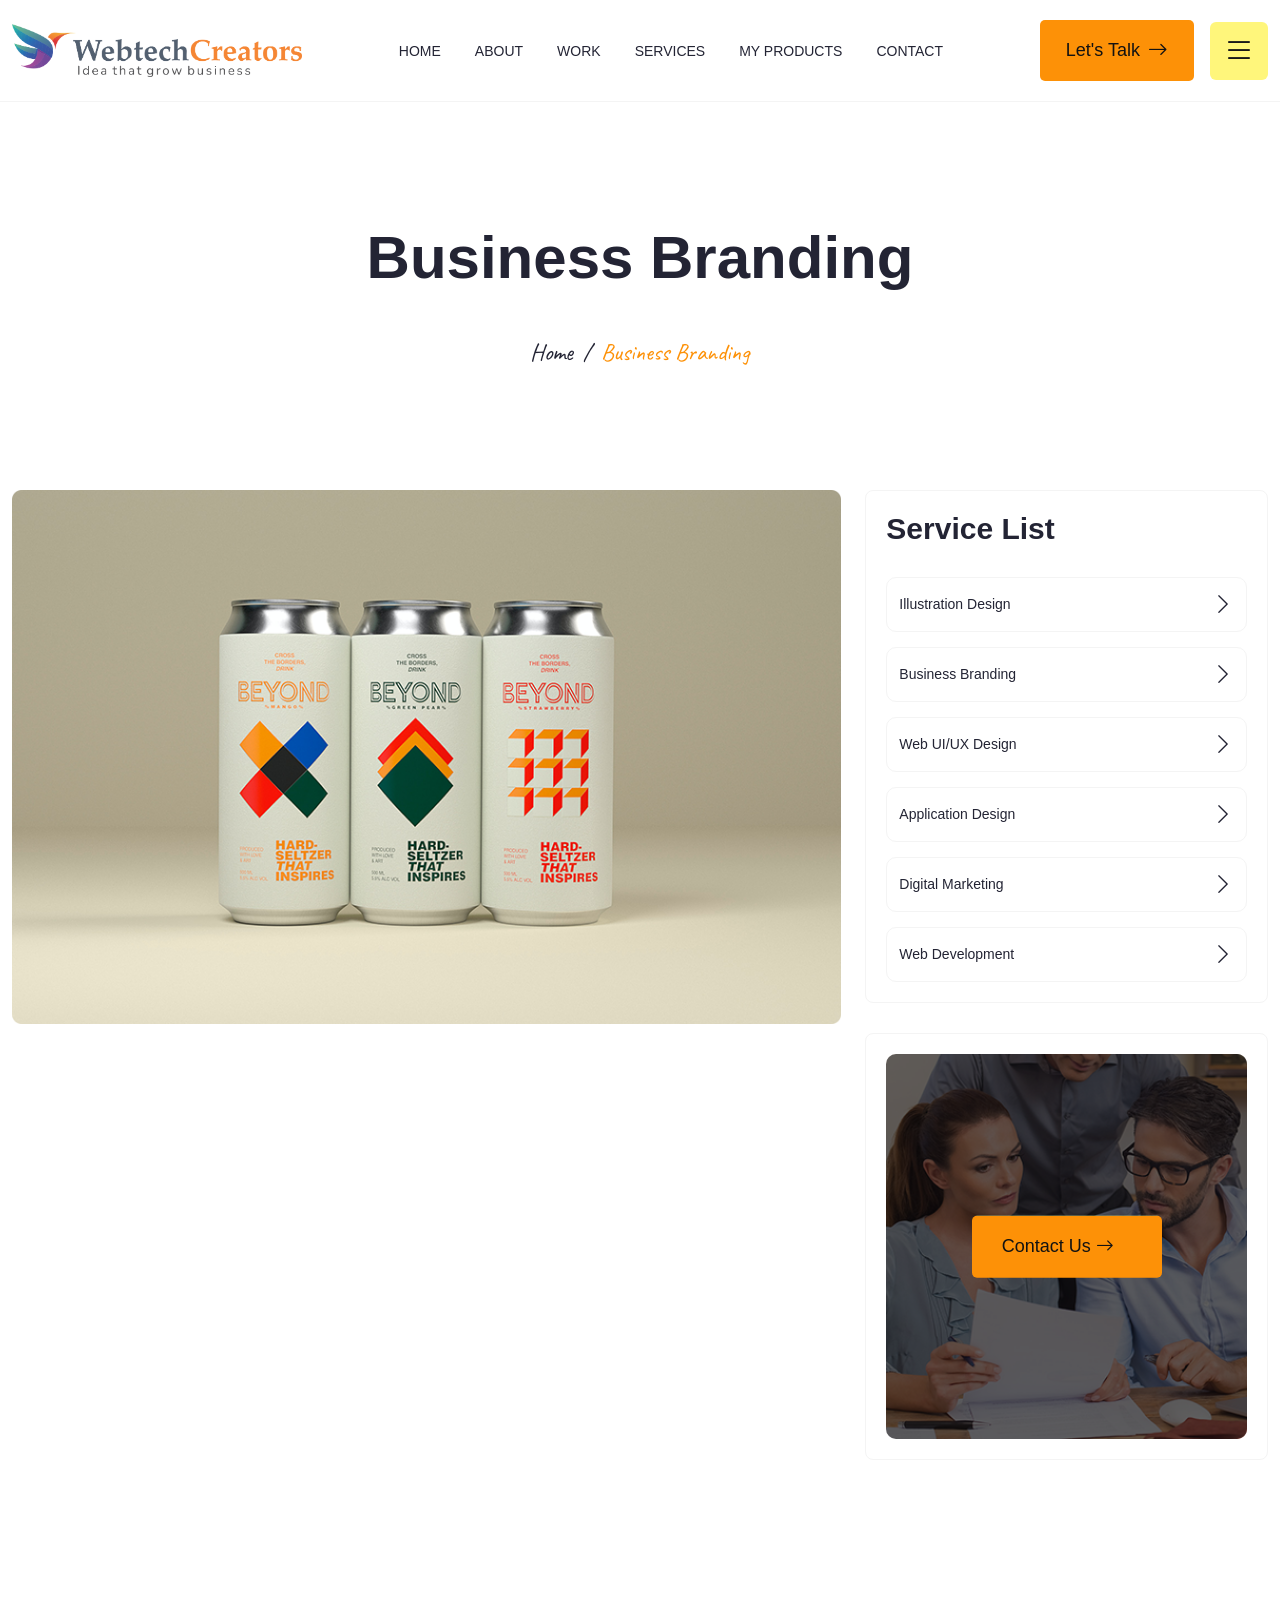
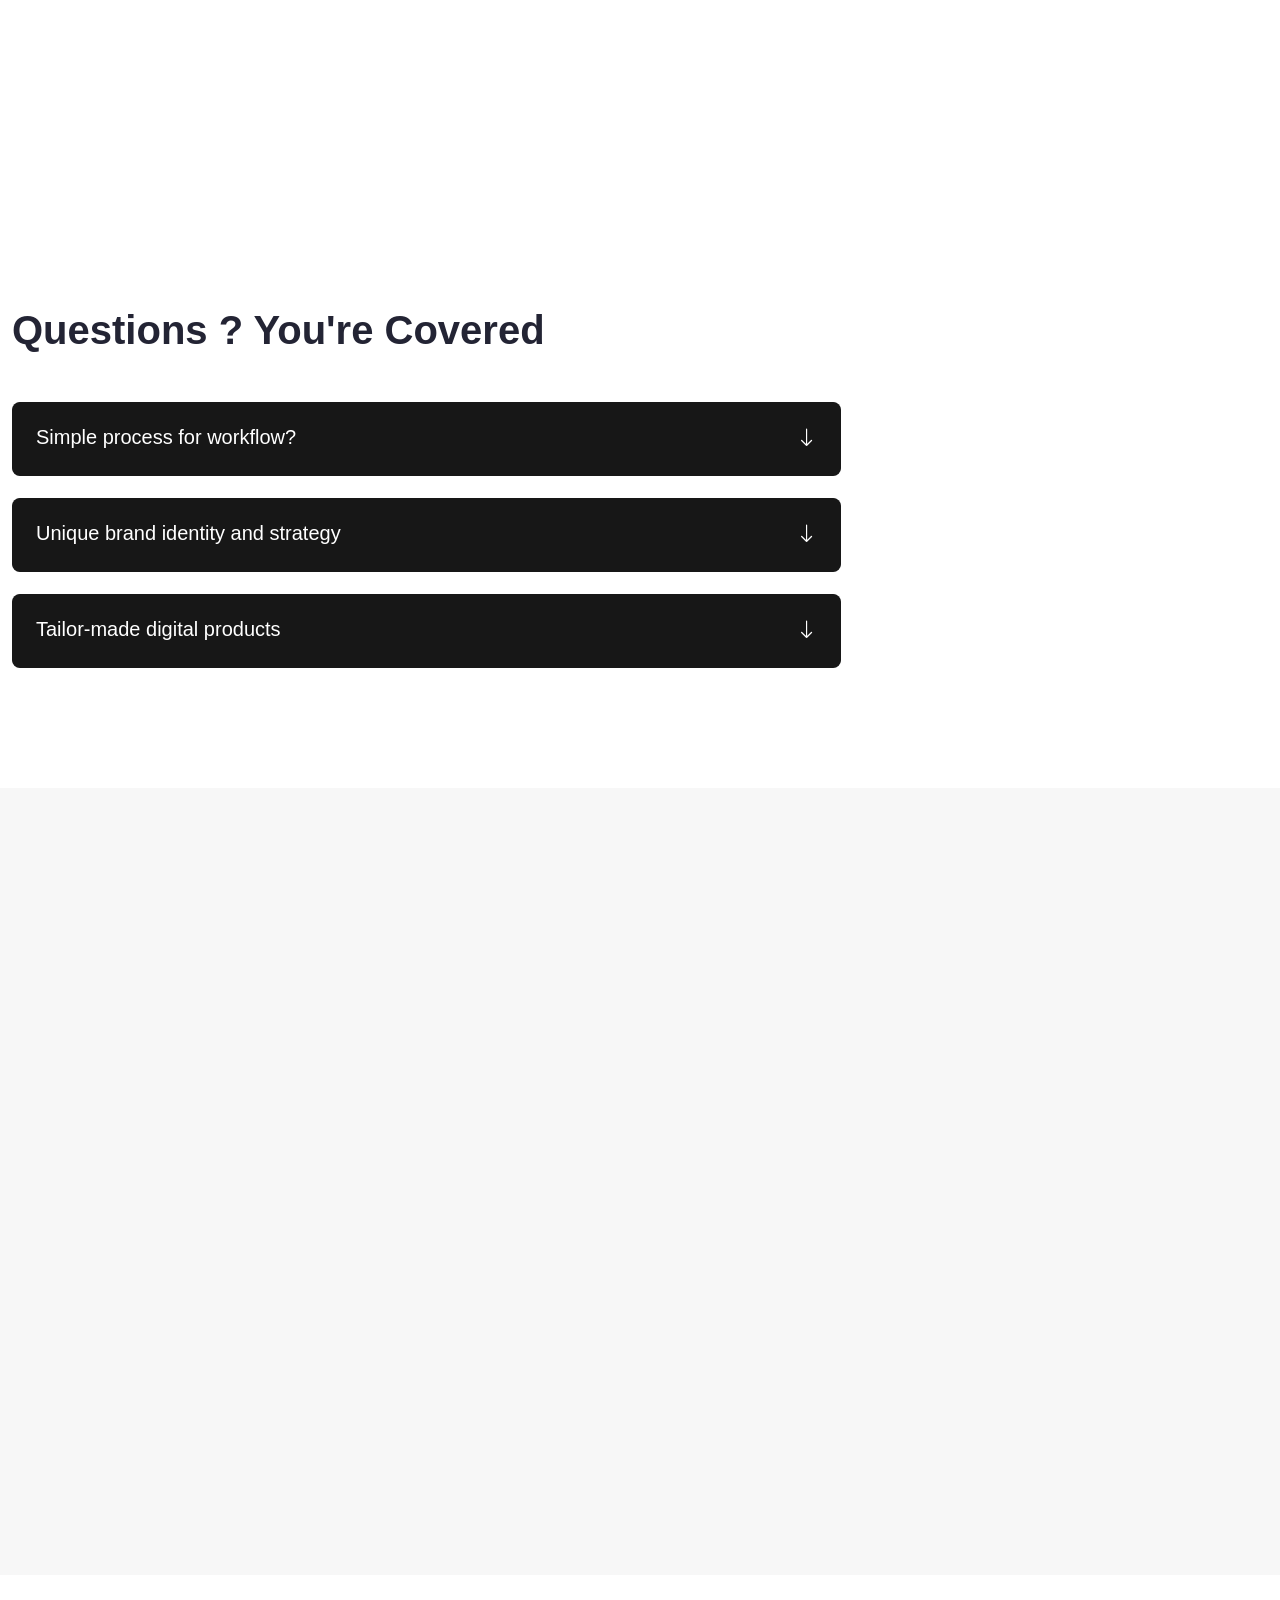
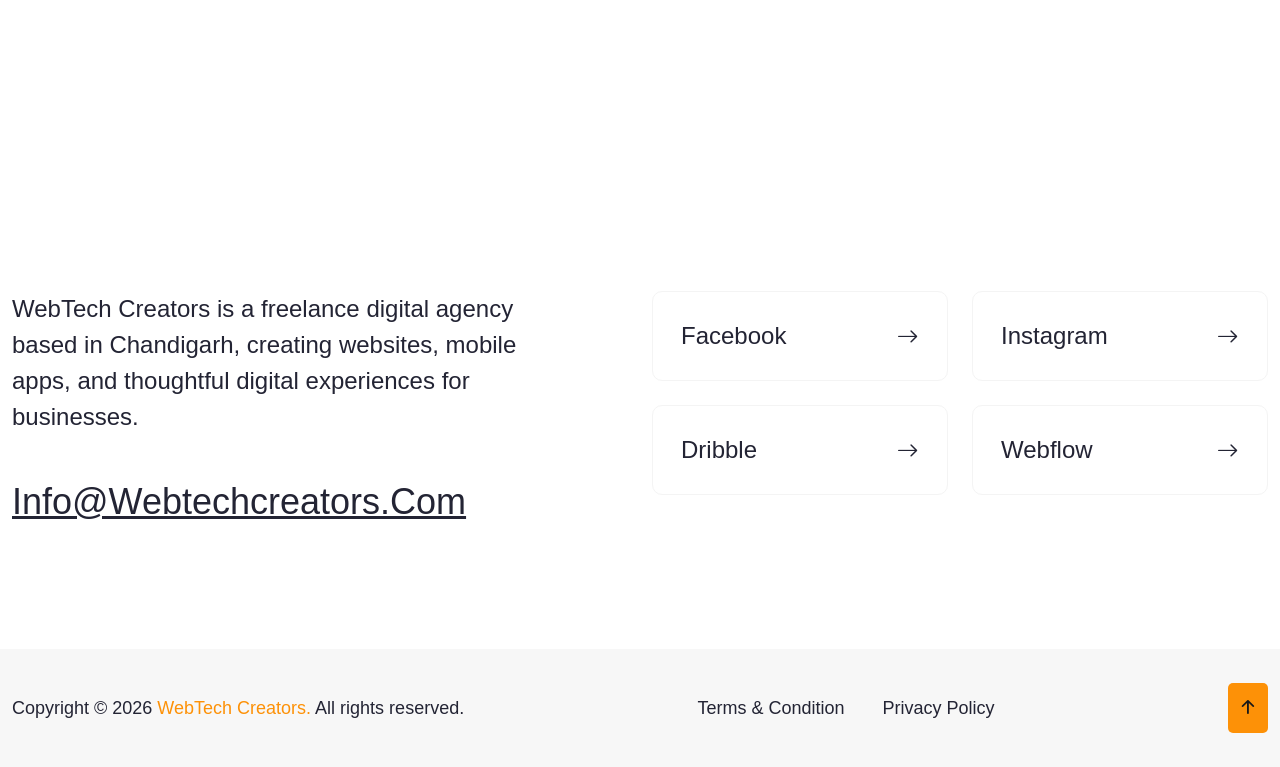
<file: service-details.html>
<!DOCTYPE html>
<html lang="en">
<head>
   <!--<< Required meta tags >>-->
   <meta charset="UTF-8">
   <meta http-equiv="X-UA-Compatible" content="IE=edge">
   <meta name="viewport" content="width=device-width, initial-scale=1.0">
   <!--<< Title >>-->
   <title>WebTech Creators | Service Details</title>
   <!--<< Favcion >>-->
   <link rel="shortcut icon" href="assets/img/logo/favicon.png">
   <!--<< Bootstrap min.css >>-->
   <link rel="stylesheet" href="assets/css/bootstrap.min.css">
   <!--<< Aos animation css >>-->
   <link rel="stylesheet" href="assets/css/aos.css">
   <!--<< Main.css >>-->
   <link rel="stylesheet" href="assets/css/main.css">
</head>
<body>

<!--<< Preloader >>-->
<div class="site-preloader">
   <div class="box text-center">
      <div class="site-preloader-mark mb-10">
         <img src="assets/img/banner/banner-loading.png" alt="img">
      </div>
      <span class="fz-30 site-preloader-title fw-600 text-uppercase">
         WebTech Creators
      </span>
   </div>
</div>
<!--<< Preloader >>--> 





<!--<< banner >>-->
<section class="breadcrumnd__section">
   <!--<< Header v-1 >>-->
   <header class="header-section">
      <div class="container">
         <div class="header-wrapper">
            <div class="main__logo">
               <a href="index.html" class="logo">
                  <img src="assets/img/logo/logo.png" alt="logo">
               </a>
            </div>
                        <ul class="main-menu">
               <li>
                  <a href="index.html">
                     Home
                  </a>
               </li>
               <li>
                  <a href="index.html#about">
                     About
                  </a>
               </li>
               <li>
                  <a href="index.html#prot">
                     Work
                  </a>
               </li>
               <li>
                  <a href="index.html#services">
                     Services
                  </a>
                  <ul class="sub-menu">
                     <li>
                        <a href="service.html">
                           Service
                        </a>
                     </li>
                     <li style="display: none;">
                        <a href="service-details.html">
                           Service Details
                        </a>
                     </li>
                  </ul>
               </li>
               <li style="display: none;">
                  <a href="index.html#testi">
                     Testimonial
                  </a>
               </li>
               <li style="display: none;">
                  <a href="javascript:void(0)">
                     Blog 
                  </a>
                  <ul class="sub-menu">
                     <li class="subtwohober">
                        <a href="blog.html">Blog</a>
                     </li>
                     <li><a href="blog-details.html">Blog Details</a></li>
                  </ul>
               </li>
               <li>
                  <a href="my-products.html">
                     My Products
                  </a>
               </li>
               <li>
                  <a href="contact.html">
                     Contact
                  </a>
               </li>
            </ul>
            <div class="menu__components d-flex align-items-center">
               <a href="contact.html" class="d-flex fw-500 cmn--btn align-items-center gap-2">
                  <span class="get__text">
                     Let's Talk
                  </span>
                  <span>
                     <i class="bi bi-arrow-right fz-20"></i>                       
                  </span>
               </a>
               <div class="header-bar d-lg-none">
                  <span></span>
                  <span></span>
                  <span></span>
               </div>
               <div class="remove__click">
                  <i class="bi bi-list"></i>
               </div>
            </div>
         </div>
      </div>
   </header>
   <!--<< Header v-1 >>-->
   <div class="container pt-120 pb-120">
      <div class="row g-4 justify-content-center">
         <div class="col-lg-8">
            <div class="breadcrumnd__wrap text-center">
               <h1>
                  Business Branding
               </h1>
               <ul class="breakcrumnd__cont justify-content-center">
                  <li>
                     <a href="index-2.html">
                        Home 
                     </a>
                  </li>
                  <li class="white">
                     /  
                  </li>
                  <li class="base">
                     Business Branding
                  </li>
               </ul>
            </div>
         </div>
      </div>
   </div>
</section>
<!--<< banner >>-->

<!--<< service details >>-->
<section class="service__details overhid pb-120">
   <div class="container">
      <div class="row g-4">
         <div class="col-lg-8">
            <div class="ser__left__details">
               <div class="thumb">
                  <img src="assets/img/project/ser-dv1.png" alt="img">
               </div>
               <div class="text__box mb__cus60" data-aos="fade-up" data-aos-duration="1400">
                  <h3 class="textt36 d-block">
                     About Business Branding Service
                  </h3>
                  <p class="fz-16 pra ttext__one">
                     At WebTech Creators, we understand that your brand is more than just a logo — it’s the soul of your business. 
                     Our Business Branding Service is designed to build a strong, memorable identity that reflects your values 
                     and connects with your audience. From logo design and color palettes to brand voice and guidelines, 
                     we craft every element with care. Whether you’re launching a new brand or refreshing an existing one, 
                     we help you stand out in a crowded market. With strategic thinking and creative design, we make sure your 
                     brand leaves a lasting impression — both online and offline.
                  </p>
                  <p class="fz-16 pra">
                     Quis nostrum exercitationem ullam corporis suscipit laboriosam, nisi ut aliquid ex ea commodi  reprehenderit qui in ea voluptate velit esse quam nihil molestiae consequatur, vel illum qui dolorem fugiat quo voluptas nulla the Lorem Ipsum generators on the Internet tend to repeat predefined chunks
                  </p>
               </div>
               <div class="text__box mb__cus60" data-aos="fade-up" data-aos-duration="1400">
                  <h3 class="textt36 d-block">
                     Specialization & Working Process
                  </h3>
                  <p class="fz-16 pra">
                     We specialize in creating cohesive and impactful branding solutions tailored to your industry and goals.
Our working process is simple yet effective:<br><br>

<li>Discovery & Research – We understand your business, audience, and competitors.</li><br>

<li>Brand Strategy – We define your unique brand story, message, and positioning.</li><br>

<li>Creative Design – We develop logo, color scheme, typography, and visual assets.</li><br>

<li>Brand Guidelines – We deliver a complete brand kit for consistent use across platforms.</li><br>

<li>Delivery & Support – We assist you in applying your brand across digital and print media. </li><br>
                  </p>
               </div>
               <!-- <div class="paythumb position-relative">
                  <img src="assets/img/project/ser-dv2.png" alt="img">
                  <a href="https://www.youtube.com/watch?v=zFuJgOiUEso&amp;ab_channel=SujithRajendran" class="video__80 video-btn">
                     <i class="bi bi-play-fill"></i>
                  </a>
               </div> -->
               <div class="ser__components">
                  <h2 class="whites mb-5">
                     Questions ? You're Covered
                  </h2>
                  <div class="accordion" id="accordionExample">
                     <div class="accordion-item">
                        <h2 class="accordion-header" id="cmnid4">
                            <button class="accordion-button collapsed" type="button" data-bs-toggle="collapse" data-bs-target="#collapsecmn4" aria-expanded="true" aria-controls="collapsecmn4">
                                <span>
                                 Simple process for workflow?
                                </span>
                                <i class="bi bi-arrow-down"></i>
                            </button>
                        </h2>
                        <div id="collapsecmn4" class="accordion-collapse collapse" aria-labelledby="cmnid4" data-bs-parent="#accordionExample">
                            <div class="accordion-body">
                                <p>
                                 Yes! Our workflow is built to be smooth and stress-free. From the initial consultation to final delivery, 
                                 we follow a step-by-step process that keeps you informed, involved, and confident at every stage. 
                                 We handle the complexity so you can focus on your business.
                                </p>
                            </div>
                        </div>
                    </div>
                    <div class="accordion-item">
                        <h2 class="accordion-header" id="cmnid5">
                            <button class="accordion-button collapsed" type="button" data-bs-toggle="collapse" data-bs-target="#collapsecmn5" aria-expanded="false" aria-controls="collapsecmn5">
                              <span>
                                 Unique brand identity and strategy  
                             </span>
                             <i class="bi bi-arrow-down"></i>
                           </button>
                        </h2>
                        <div id="collapsecmn5" class="accordion-collapse collapse" aria-labelledby="cmnid5" data-bs-parent="#accordionExample">
                            <div class="accordion-body">
                              <p>
                                 We don’t just design logos — we craft powerful brand stories. Our branding approach combines deep research, 
                                 creative visuals, and strategic thinking to ensure your brand stands out with a clear identity, voice, 
                                 and message that resonates with your audience.
                             </p>
                            </div>
                        </div>
                    </div>
                    <div class="accordion-item">
                        <h2 class="accordion-header" id="cmnid6">
                            <button class="accordion-button collapsed" type="button" data-bs-toggle="collapse" data-bs-target="#collapsecmn6" aria-expanded="false" aria-controls="collapsecmn6">
                              <span>
                                 Tailor-made digital products 
                             </span>
                             <i class="bi bi-arrow-down"></i>
                            </button>
                        </h2>
                        <div id="collapsecmn6" class="accordion-collapse collapse" aria-labelledby="cmnid6" data-bs-parent="#accordionExample">
                            <div class="accordion-body">
                              <p>
                                 Every business is unique, and so are our digital solutions. Whether it’s a website, app, 
                                 or online store, we design and develop custom digital products built to fit 
                                 your specific goals, audience, and brand — ensuring both beauty and functionality.
                             </p>
                            </div>
                        </div>
                    </div>
                  </div>
              </div>
            </div>
         </div>
         <div class="col-lg-4">
            <div class="service__right__wrap">
               <div class="service__rightbox mb-30">
                  <h3>
                     Service List
                  </h3>
                  <a href="#0" class="link__box mb-15">
                     Illustration Design
                     <i class="bi bi-chevron-right"></i>
                  </a>
                  <a href="#0" class="link__box mb-15">
                     Business Branding
                     <i class="bi bi-chevron-right"></i>
                  </a>
                  <a href="#0" class="link__box mb-15">
                     Web UI/UX Design
                     <i class="bi bi-chevron-right"></i>
                  </a>
                  <a href="#0" class="link__box mb-15">
                     Application Design
                     <i class="bi bi-chevron-right"></i>
                  </a>
                  <a href="#0" class="link__box mb-15">
                     Digital Marketing
                     <i class="bi bi-chevron-right"></i>
                  </a>
                  <a href="#0" class="link__box">
                     Web Development
                     <i class="bi bi-chevron-right"></i>
                  </a>
               </div>
               <div class="service__rightbox">
                  <div class="thumb">
                     <img src="assets/img/contact/ser-detialcontact.png" alt="img">
                     <a href="contact.html" class="cmn--btn">
                        <span>
                           Contact Us
                        </span>
                        <span>
                           <i class="bi bi-arrow-right"></i>
                        </span>
                     </a>
                  </div>
               </div>
            </div>
         </div>
      </div>
   </div>
</section>
<!--<< service details >>-->

<!--<< process >>-->
<section class="process__section pt-120 pb-120">
   <div class="container">
      <div class="project__head text-center">
         <span class="common__sub" data-aos="fade-down" data-aos-duration="1000">
           Working Process 
         </span>
         <h2 class="fw-500" data-aos="fade-up" data-aos-duration="1000">
            Your dream website in just 
           <span class="d-block">
            few steps
           </span>
         </h2>
      </div>
      <div class="row g-4">
        <div class="col-lg-4 col-md-6 col-sm-6" data-aos="flip-up" data-aos-duration="500">
         <div class="process__item">
            <h2 class="white mb-24">
               Concept
            </h2>
            <p class="mb-30 pra fz-18">
               Nemo enim ipsam voluptatem voluptas sit aspernatur aut odit aut fugit, 
            </p>
            <ul>
               <li>
                  Reviewing any existing branding
               </li>
               <li>
                  Target audience and competitors research
               </li>
               <li>
                  Developing a strategy
               </li>
            </ul>
         </div>
        </div>
        <div class="col-lg-4 col-md-6 col-sm-6" data-aos="flip-up" data-aos-duration="500">
         <div class="process__item">
            <h2 class="white mb-24">
               Design
            </h2>
            <p class="mb-30 pra fz-18">
               Nemo enim ipsam voluptatem voluptas sit aspernatur aut odit aut fugit, 
            </p>
            <ul>
               <li>
                  Developing wireframes and mockup
               </li>
               <li>
                  Choosing typography, color palettes,
               </li>
               <li>
                  Refining the design
               </li>
            </ul>
         </div>
        </div>
        <div class="col-lg-4 col-md-6 col-sm-6" data-aos="flip-up" data-aos-duration="500">
         <div class="process__item">
            <h2 class="white mb-24">
               Webflow
            </h2>
            <p class="mb-30 pra fz-18">
               Nemo enim ipsam voluptatem voluptas sit aspernatur aut odit aut fugit, 
            </p>
            <ul>
               <li>
                  Testing the website thoroughly launch
               </li>
               <li>
                  Choosing typography, color palettes,
               </li>
               <li>
                  Refining the design
               </li>
            </ul>
         </div>
        </div>
      </div>
   </div>
</section>
<!--<< process >>-->

<!--<< Footer >>-->
<footer class="footer__section">
   <div class="container">
      <div class="footer__top pt-120 pb-120">
         <div class="fl" data-aos="fade-up" data-aos-duration="1000">
            Get In Touch
         </div>
         <div class="row g-4">
            <div class="col-lg-6">
               <div class="get__content">
                  <p>
                     WebTech Creators is a freelance digital agency based in Chandigarh, creating websites, mobile apps, and thoughtful digital experiences for businesses.
                  </p>
                  <a href="#0">info@webtechcreators.com</a>
               </div>
            </div>
            <div class="col-lg-6">
               <div class="get__rightcontetn">
                  <div class="row g-4">
                     <div class="col-lg-6 col-md-6 col-sm-6">
                        <a href="#0" class="social__footer">
                           Facebook
                           <i class="bi bi-arrow-right"></i>
                        </a>
                     </div>
                     <div class="col-lg-6 col-md-6 col-sm-6">
                        <a href="#0" class="social__footer">
                           Instagram
                           <i class="bi bi-arrow-right"></i>
                        </a>
                     </div>
                     <div class="col-lg-6 col-md-6 col-sm-6">
                        <a href="#0" class="social__footer">
                           Dribble
                           <i class="bi bi-arrow-right"></i>
                        </a>
                     </div>
                     <div class="col-lg-6 col-md-6 col-sm-6">
                        <a href="#0" class="social__footer">
                           Webflow
                           <i class="bi bi-arrow-right"></i>
                        </a>
                     </div>
                  </div>
               </div>
            </div>
         </div>
      </div>
   </div>
   <div class="footer__bottom cmn__bg">
      <div class="container">
         <div class="copyright">
            <p class="white"> Copyright © 2026 <a href="index.html" class="base">WebTech Creators.</a> All rights reserved.</p>
            <ul class="terms">
               <li>
                  <a href="#0">
                     Terms & Condition
                  </a>
               </li>
               <li>
                  <a href="#0">
                     Privacy Policy
                  </a>
               </li>
            </ul>
            <a href="#about" class="toparrow">
               <i class="bi bi-arrow-up-short"></i>
            </a>
         </div>
      </div>
   </div>
</footer>
<!--<< Footer >>-->

<!--<<  sub side bar custom >>-->
<div class="subside__barmenu sub__contact">
   <div class="remove__click d-flex justify-content-center align-items-center">
      <i class="bi bi-x-lg"></i>
   </div>
   <div class="sub__contact__wrapper d-grid">
      <a href="index.html" class="side-logo">
         <img src="assets/img/logo/logo.png" alt="WebTech Creators">
      </a>
      <p>
         We are WebTech Creators, a Chandigarh-based team creating modern websites, intuitive UI/UX designs, and custom digital solutions for businesses.
      </p>
      <div class="sub__contact-left d-grid">
         <div class="sub__contac-item">
            <div class="content">
               <span class="address d-block">
                  Address
               </span>
               <span class="textp">
                  SCO 21, Sector 34-A, Chandigarh.
               </span>
            </div>
         </div>
         <div class="sub__contac-item">
            <div class="content">
               <span class="address d-block">
                  Email
               </span>
               <a href="mailto:info@webtechcreators.com" class="textp">
                  info@webtechcreators.com
               </a>
            </div>
         </div>
         <div class="sub__contac-item">
            <div class="content">
               <span class="address d-block">
                  Call now
               </span>
               <a href="tel:+917986621813" class="textp">
                  +91 - 79866 21813
               </a>
            </div>
         </div>
      </div>
      <a href="contact.html" class="d-flex justify-content-center fw-500 cmn--btn align-items-center gap-2">
         <span>
            <i class="bi bi-chevron-right"></i>             
         </span>
         <span class="get__text">
            Let's Talk
         </span>
      </a>
   </div>
</div>
<!--<<  sub side bar custom >>-->

   <!--<< Scroll To Top >>-->
   <div class="progress-wrap">
      <svg
         class="progress-circle svg-content"
         width="100%"
         height="100%"
         viewBox="-1 -1 102 102"
      >
         <path fill="#c9f31d" d="M50,1 a49,49 0 0,1 0,98 a49,49 0 0,1 0,-98"/>
      </svg>
      <i class="bi bi-arrow-90deg-up title topping"></i>
   </div>
   <!--<< Scroll To Top >>-->

   <!--<< Jquery Latest >>-->
   <script src="assets/js/jquery-3.7.0.min.js"></script>
   <!--<< Viewport Js >>-->
   <script src="assets/js/viewport.jquery.js"></script>
   <!--<< Bootstrap Js >>-->
   <script src="assets/js/bootstrap.min.js"></script>
   <!--<< Aos animation Js >>-->
   <script src="assets/js/aos.js"></script>
   <!--<< Nice Select Js >>-->
   <script src="assets/js/jquery.nice-select.min.js"></script>
   <!--<< Swiper Slide Js >>-->
   <script src="assets/js/swiper-bundle.min.js"></script>
   <!--<< Swiper Bundle Js >>-->
   <script src="assets/js/jquery.magnific-popup.min.js"></script>
   <!--<< magnific popup Js >>-->
   <script src="assets/js/odometer.min.js"></script>
   <!--<< Odometer js Js >>-->
   <script src="assets/js/wow.min.js"></script>
   <!--<< Wow Animation js >>-->
   <script src="assets/js/main.js"></script>
   <!--<< Main.js >>-->
</body>
</html>
</file>
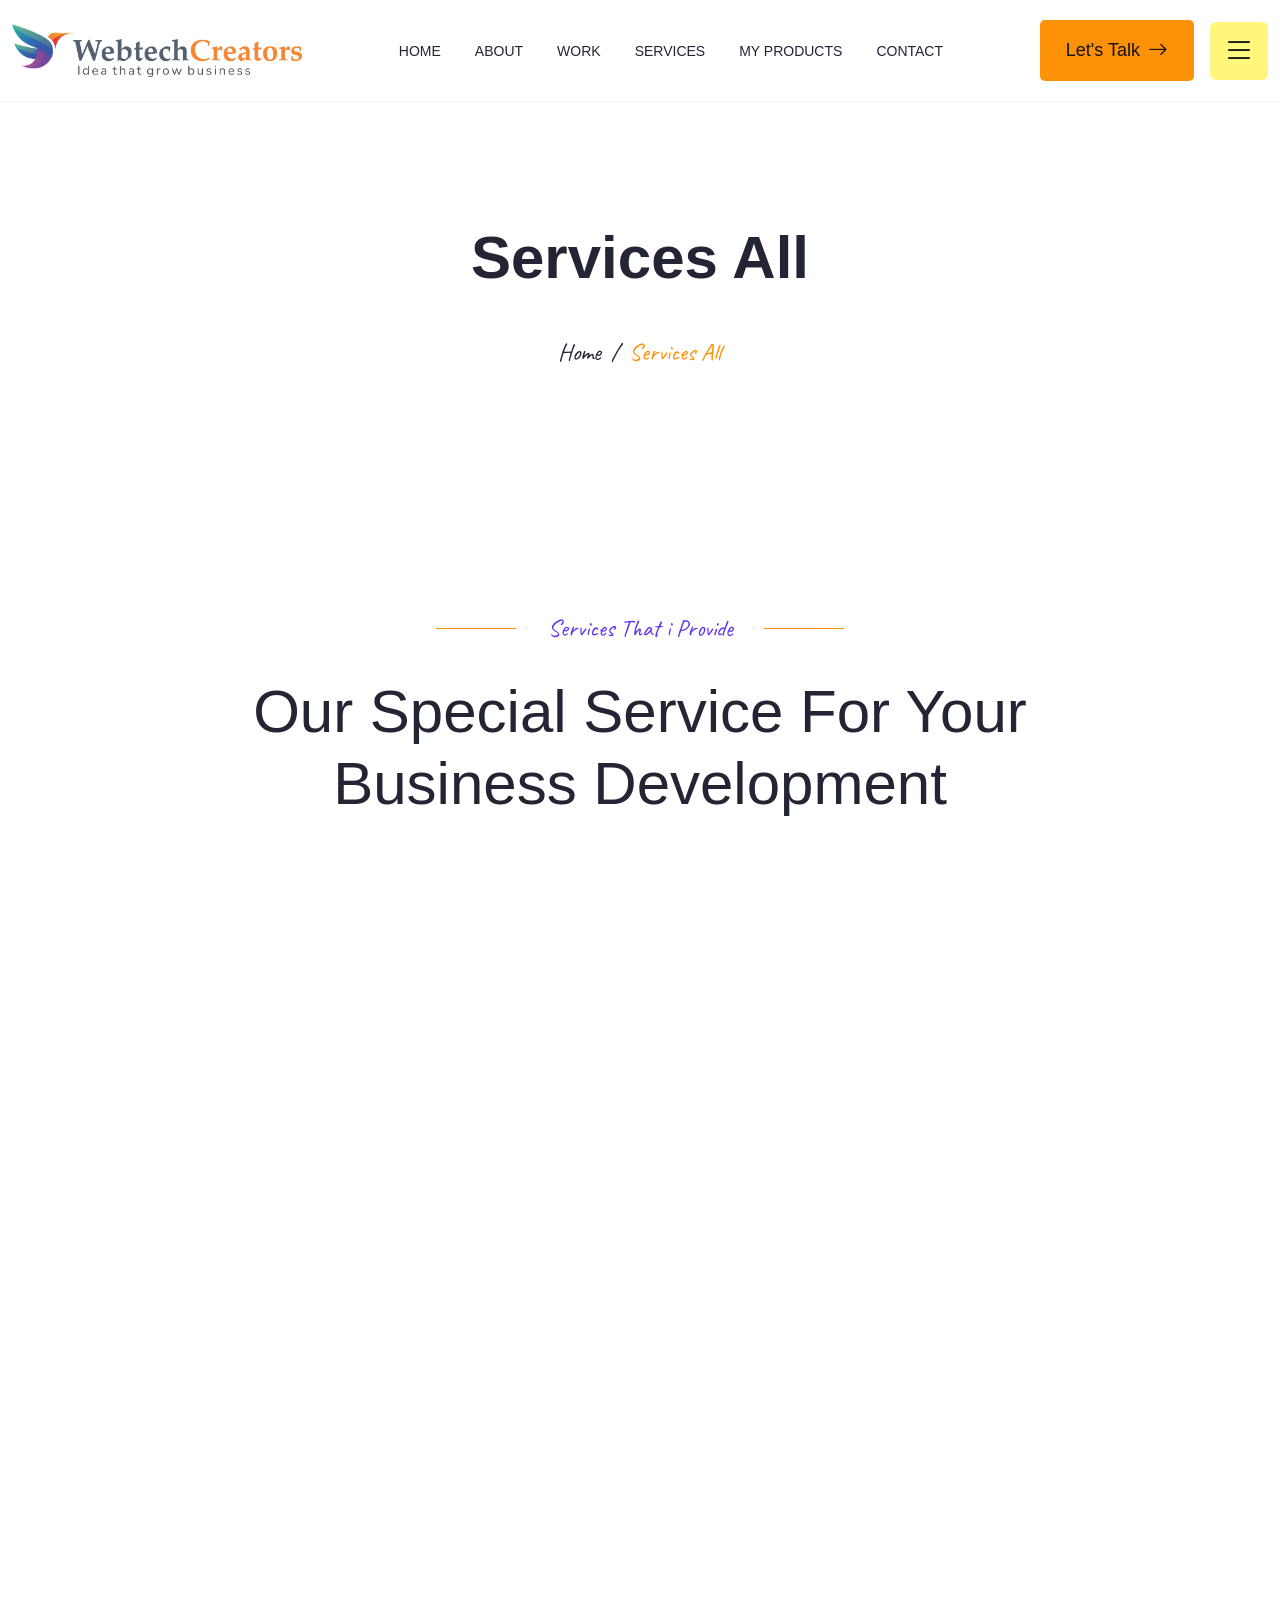
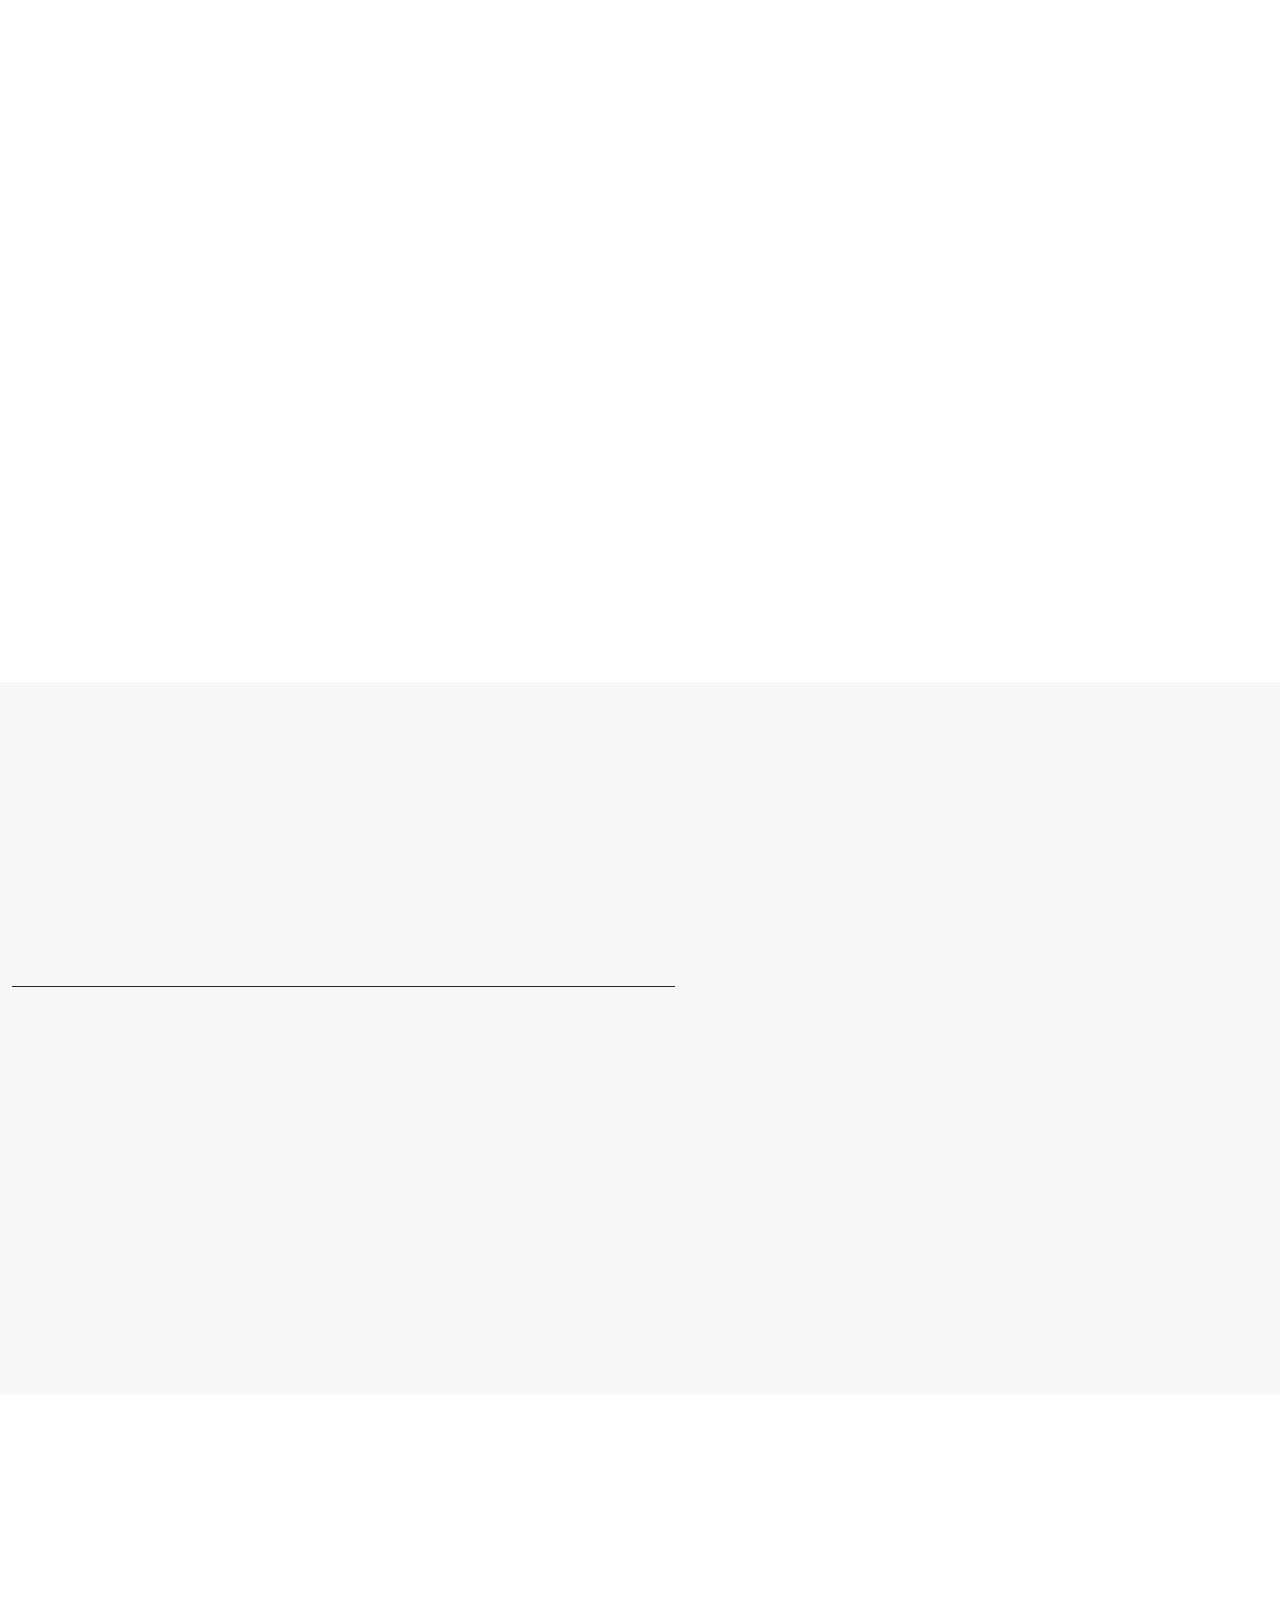
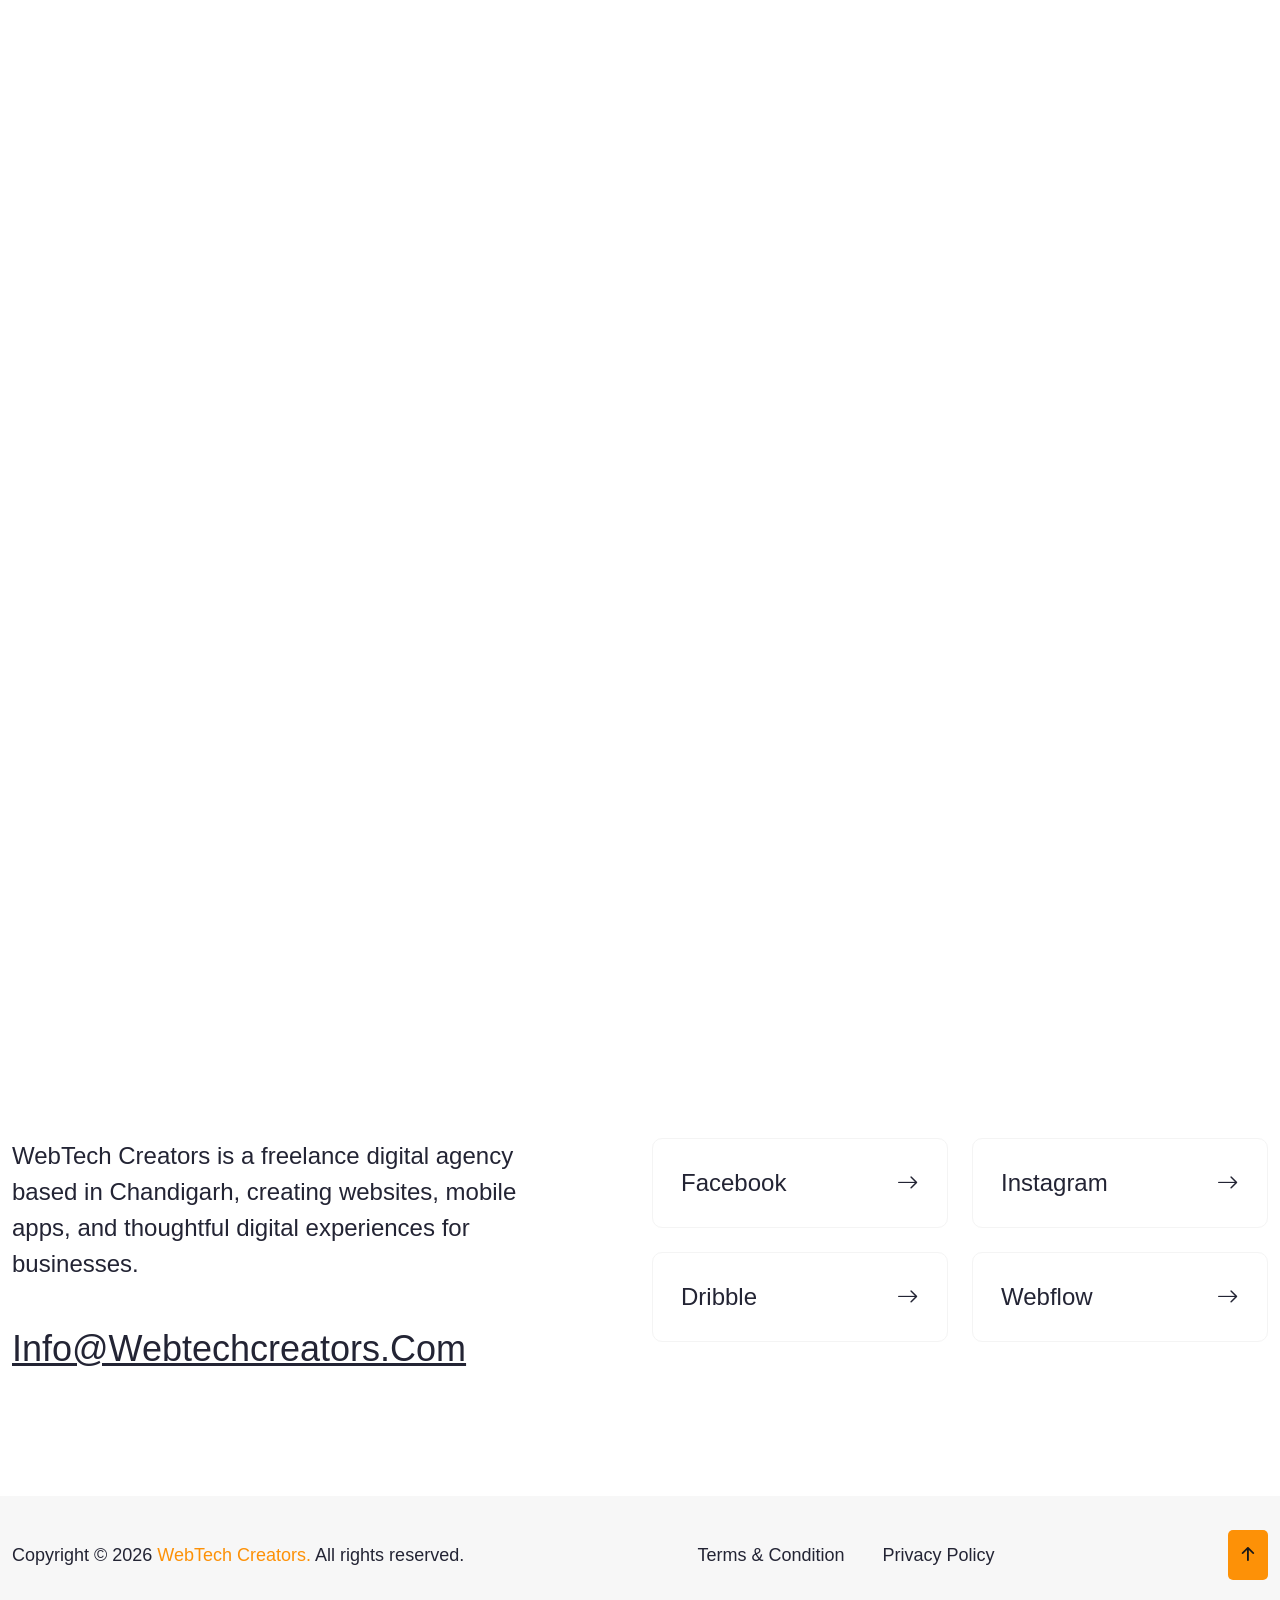
<file: service.html>
<!DOCTYPE html>
<html lang="en">
<head>
   <!--<< Required meta tags >>-->
   <meta charset="UTF-8">
   <meta http-equiv="X-UA-Compatible" content="IE=edge">
   <meta name="viewport" content="width=device-width, initial-scale=1.0">
   <!--<< Title >>-->
   <title>WebTech Creators | Services</title>
   <!--<< Favcion >>-->
   <link rel="shortcut icon" href="assets/img/logo/favicon.png">
   <!--<< Bootstrap min.css >>-->
   <link rel="stylesheet" href="assets/css/bootstrap.min.css">
   <!--<< Aos animation css >>-->
   <link rel="stylesheet" href="assets/css/aos.css">
   <!--<< Main.css >>-->
   <link rel="stylesheet" href="assets/css/main.css">
</head>
<body>

<!--<< Preloader >>-->
<div class="site-preloader">
   <div class="box text-center">
      <div class="site-preloader-mark mb-10">
         <img src="assets/img/banner/banner-loading.png" alt="img">
      </div>
      <span class="fz-30 site-preloader-title fw-600 text-uppercase">
         WebTech Creators
      </span>
   </div>
</div>
<!--<< Preloader >>--> 





<!--<< banner >>-->
<section class="breadcrumnd__section">
   <!--<< Header v-1 >>-->
   <header class="header-section">
      <div class="container">
         <div class="header-wrapper">
            <div class="main__logo">
               <a href="index.html" class="logo">
                  <img src="assets/img/logo/logo.png" alt="logo">
               </a>
            </div>
                        <ul class="main-menu">
               <li>
                  <a href="index.html">
                     Home
                  </a>
               </li>
               <li>
                  <a href="index.html#about">
                     About
                  </a>
               </li>
               <li>
                  <a href="index.html#prot">
                     Work
                  </a>
               </li>
               <li>
                  <a href="index.html#services">
                     Services
                  </a>
                  <ul class="sub-menu">
                     <li>
                        <a href="service.html">
                           Service
                        </a>
                     </li>
                     <li style="display: none;">
                        <a href="service-details.html">
                           Service Details
                        </a>
                     </li>
                  </ul>
               </li>
               <li style="display: none;">
                  <a href="#testi">
                     Testimonial
                  </a>
               </li>
               <li style="display: none;">
                  <a href="javascript:void(0)">
                     Blog 
                  </a>
                  <ul class="sub-menu">
                     <li class="subtwohober">
                        <a href="blog.html">Blog</a>
                     </li>
                     <li><a href="blog-details.html">Blog Details</a></li>
                  </ul>
               </li>
               <li>
                  <a href="my-products.html">
                     My Products
                  </a>
               </li>
               <li>
                  <a href="contact.html">
                     Contact
                  </a>
               </li>
            </ul>
            <div class="menu__components d-flex align-items-center">
               <a href="contact.html" class="d-flex fw-500 cmn--btn align-items-center gap-2">
                  <span class="get__text">
                     Let's Talk
                  </span>
                  <span>
                     <i class="bi bi-arrow-right fz-20"></i>                       
                  </span>
               </a>
               <div class="header-bar d-lg-none">
                  <span></span>
                  <span></span>
                  <span></span>
               </div>
               <div class="remove__click">
                  <i class="bi bi-list"></i>
               </div>
            </div>
         </div>
      </div>
   </header>
   <!--<< Header v-1 >>-->
   <div class="container pt-120 pb-120">
      <div class="row g-4 justify-content-center">
         <div class="col-lg-8">
            <div class="breadcrumnd__wrap text-center">
               <h1>
                 Services All
               </h1>
               <ul class="breakcrumnd__cont justify-content-center">
                  <li>
                     <a href="index-2.html">
                        Home 
                     </a>
                  </li>
                  <li class="white">
                     /  
                  </li>
                  <li class="base">
                     Services All
                  </li>
               </ul>
            </div>
         </div>
      </div>
   </div>
</section>
<!--<< banner >>-->

<!--<< service >>-->
<section id="services" class="service__section overhid pt-120 pb-120">
   <div class="container">
      <div class="project__head text-center">
         <span class="common__sub" data-aos="fade-down" data-aos-duration="1000">
           Services That i Provide
         </span>
         <h2 class="fw-500" data-aos="fade-up" data-aos-duration="1200">
            Our special service for your business 
            development
         </h2>
      </div>
      <div class="service__uniquewrap">
         <div class="service__unique__item pb-40 pt-40" data-aos="fade-up" data-aos-duration="1000">
            <div class="left__service">
               <div class="serial__adjust">
                  <span>
                     01
                  </span>
                  <div class="cont">
                     <h5>
                        Website Design
                     </h5>
                     <h2>
                        <a href="service.html">
                           Static | Wordpress | Ecommerce 
                        </a>
                     </h2>
                  </div>
               </div>
               <p class="pra">
                  We specialize in creating stunning Static Websites, dynamic WordPress sites, 
                  and powerful E-commerce platforms. Whether you need a simple online presence or a full-fledged online store, 
                  we deliver customized solutions to grow your business.
               </p>
            </div>
            <a href="service.html" class="common__icon">
               <i class="bi bi-arrow-up-right"></i>
            </a>
         </div>
         <div class="service__unique__item pb-40 pt-40" data-aos="fade-up" data-aos-duration="1200">
            <div class="left__service">
               <div class="serial__adjust">
                  <span>
                     02
                  </span>
                  <div class="cont">
                     <h5>
                        Branding
                     </h5>
                     <h2>
                        <a href="service.html">
                           Logo Design | Social Media
                        </a>
                     </h2>
                  </div>
               </div>
               <p class="pra">
                  We offer complete Branding solutions, including Logo Design and Social Media Branding. Our creative designs ensure 
                  syour brand stands out and leaves a lasting impression        </div>
            <a href="service.html" class="common__icon">
               <i class="bi bi-arrow-up-right"></i>
            </a>
         </div>
         <div class="service__unique__item pb-40 pt-40" data-aos="fade-up" data-aos-duration="1400">
            <div class="left__service">
               <div class="serial__adjust">
                  <span>
                     03
                  </span>
                  <div class="cont">
                     <h5>
                        UI/UX Design
                     </h5>
                     <h2>
                        <a href="service.html">
                           Web UI/UX Design
                        </a>
                     </h2>
                  </div>
               </div>
               <p class="pra">
                  We craft modern and user-friendly Web UI/UX Designs that enhance user experience and boost engagement. 
                  Our designs are visually appealing, intuitive, and built to perform.
               </p>
           </div>
            <a href="service.html" class="common__icon">
               <i class="bi bi-arrow-up-right"></i>
            </a>
         </div>
         <div class="service__unique__item pb-40 pt-40" data-aos="fade-up" data-aos-duration="1600">
            <div class="left__service">
               <div class="serial__adjust">
                  <span>
                     04
                  </span>
                  <div class="cont">
                     <h5>
                       Web Apps
                     </h5>
                     <h2>
                        <a href="service.html">
                           Application Design
                        </a>
                     </h2>
                  </div>
               </div>
               <p class="pra">
                  We design powerful and intuitive Web Applications that offer seamless user experiences. Our focus is on creating functional, 
                  scalable, and visually impressive app designs.
               </p>
           </div>
            <a href="service.html" class="common__icon">
               <i class="bi bi-arrow-up-right"></i>
            </a>
         </div>

         <div class="service__unique__item pb-40 pt-40" data-aos="fade-up" data-aos-duration="1600">
            <div class="left__service">
               <div class="serial__adjust">
                  <span>
                     05
                  </span>
                  <div class="cont">
                     <h5>
                       Mobile Apps
                     </h5>
                     <h2>
                        <a href="service.html">
                           Android | iOS 
                        </a>
                     </h2>
                  </div>
               </div>
               <p class="pra">
                  From concept to launch, we create powerful Mobile Applications for Android and iOS platforms. We focus on 
                  smooth performance, intuitive design, and user satisfaction.
               </p>
           </div>
            <a href="service.html" class="common__icon">
               <i class="bi bi-arrow-up-right"></i>
            </a>
         </div>

         <div class="service__unique__item pb-40 pt-40" data-aos="fade-up" data-aos-duration="1800">
            <div class="left__service">
               <div class="serial__adjust">
                  <span>
                     06
                  </span>
                  <div class="cont">
                     <h5>
                        SEO Analytics
                     </h5>
                     <h2>
                        <a href="service.html">
                           Digital Marketing
                        </a>
                     </h2>
                  </div>
               </div>
               <p class="pra">
                  Boost your online visibility with our SEO and Digital Marketing services. We help you rank higher, attract more customers, 
                  and grow your brand across all digital platforms.
               </p>
           </div>
            <a href="service.html" class="common__icon">
               <i class="bi bi-arrow-up-right"></i>
            </a>
         </div>
         <div class="service__unique__item pb-40 pt-40" data-aos="fade-up" data-aos-duration="1800">
            <div class="left__service">
               <div class="serial__adjust">
                  <span>
                     07
                  </span>
                  <div class="cont">
                     <h5>
                        Video Editing
                     </h5>
                     <h2>
                        <a href="service.html">
                           Ads | Reels | Youtube
                        </a>
                     </h2>
                  </div>
               </div>
               <p class="pra">
                  Boost your online visibility with our SEO and Digital Marketing services. We help you rank higher, attract more customers, 
                  and grow your brand across all digital platforms.
               </p>
           </div>
            <a href="service.html" class="common__icon">
               <i class="bi bi-arrow-up-right"></i>
            </a>
         </div>
      </div>
   </div>
</section>
<!--<< service >>-->

<!--<< project metting one >>-->
<section class="project__metting overhid pt-120 pb-120">
   <div class="container">
      <div class="row g-4 align-items-center">
        <div class="col-lg-7">
         <div class="pro__metting__content">
            <div class="project__head">
               <span class="common__sub" data-aos="fade-down" data-aos-duration="1000">
                 Need a Project? 
               </span>
               <h2 class="fw-500" data-aos="fade-down" data-aos-duration="1600">
                  Let's work together. fixed 
                  a meeting
               </h2>
            </div>
            <div class="about__contbox__item pb-30" data-aos="fade-up" data-aos-duration="1000">
               <span class="icon">
                  <i class="bi bi-envelope"></i>
               </span>
               <span class="box">
                  <span class="ptext fz-18 mb-1 d-block">
                     Email
                  </span>
                  <a href="#0">
                     info@webtechcreators.com
                  </a>
               </span>
            </div>
            <div class="about__contbox__item pb-30 pt-30" data-aos="fade-up" data-aos-duration="1500">
               <span class="icon">
                  <i class="bi bi-geo-alt"></i>
               </span>
               <span class="box">
                  <span class="ptext fz-18 mb-1 d-block">
                     Location
                  </span>
                  <a href="#0">
                     SCO 21, Sector 34-A, Chandigarh.
                  </a>
               </span>
            </div>
         </div>
        </div>
        <div class="col-lg-5">
            <div class="pro__mettingthumb" data-aos="zoom-in" data-aos-duration="2000">
               <img src="assets/img/project/project-need.png" alt="img">
            </div>
        </div>
      </div>
   </div>
</section>
<!--<< project metting one >>-->

<!--<< pricing >>-->
<section class="pricing__section pt-120 pb-120">
   <div class="container">
      <div class="project__head text-center">
         <span class="common__sub" data-aos="fade-down" data-aos-duration="1000">
            Choose Your Plan 
         </span>
         <h2 class="fw-500" data-aos="fade-up" data-aos-duration="1000">
            The best pricing plans to get 
           <span class="d-block">
            your best
           </span>
         </h2>
      </div>
      <div class="row g-4 justify-content-center">
        <div class="col-lg-4 col-md-6 col-sm-6" data-aos="fade-up" data-aos-duration="1000">
            <div class="process__item price__item price_li">
               <div class="pri__iconbox">
                  <img src="assets/img/project/basic.png" alt="img">
               </div>
               <h4 class="white mb-24">
                  Basic Plan
               </h4>
               <h2 class="big__title mb-24">
                  ₹25000
                  <!-- <span>
                     /Per Month
                  </span> -->
               </h2>
               <ul class="pri__list">
                  <li>
                     Static Webiste with 5 Pages
                  </li>
                  <li>
                     One Logo Design
                  </li>
                  <li>
                     15 Blog Posts
                  </li>
                  <li>
                     15 Social Media Posts
                  </li>
                  <li>
                     Free Hosting & Domain 1st Year
                  </li>
                  <li>
                     Free Site Maintaince 1st Year
                  </li>
               </ul>
               <a href="#0" class="cmn--btn d-flex align-items-center justify-content-center gap-2 w-100">
                  <span>
                     Start My Project Now
                  </span>
                  <span>
                     <i class="bi bi-arrow-right fz-20"></i>
                  </span>
               </a>
            </div>
        </div>
        <div class="col-lg-4 col-md-6 col-sm-6" data-aos="fade-up" data-aos-duration="1200">
            <div class="process__item price__item pri__active">
               <div class="pri__iconbox">
                  <img src="assets/img/project/warranty.png" alt="img">
               </div>
               <h4 class="mtitle mb-24">
                  Ultra Plan
               </h4>
               <h2 class="big__title mtitle mb-24">
                  ₹65000
                  <!-- <span>
                     /Per Month
                  </span> -->
               </h2>
               <ul class="pri__list">
                  <li>
                     Dyanamic Webstie (Ecommerce)
                  </li>
                  <li>
                     15 Blog Posts
                  </li>
                  <li>
                     15 Social Media Posts
                  </li>
                  <li>
                     3 Variations Logo Design
                  </li>
                  <li>
                     Free Training to Manage Products (One year)
                  </li>
                  <li>
                     Free Hosting & Domain
                  </li>
               </ul>
               <a href="#0" class="cmn--btn cmn--btn-ctm d-flex align-items-center justify-content-center gap-2 w-100">
                  <span class="startPro">
                     Start My Project Now
                  </span>
                  <span>
                     <i class="bi bi-arrow-right fz-20"></i>
                  </span>
               </a>
            </div>
        </div>
         <div class="col-lg-4 col-md-6 col-sm-6" data-aos="fade-up" data-aos-duration="1400">
            <div class="process__item price__item price_li">
               <div class="pri__iconbox">
                  <img src="assets/img/project/premium-quality.png" alt="img">
               </div>
               <h4 class="white mb-24">
                  Gold Plan
               </h4>
               <h2 class="big__title mb-24">
                  ₹399
                  <span>
                     /hourly
                  </span>
               </h2>
               <ul class="pri__list">
                  <li>
                     Web Development
                  </li>
                  <li>
                     Mobile Development
                  </li>
                  <li>
                     Advetising/Social Media
                  </li>
                  <li>
                     Graphic Design
                  </li>
                  <li>
                     SEO - Digital Marketing
                  </li>
                  <li>
                     Video Editing
                  </li>
               </ul>
               <a href="#0" class="cmn--btn d-flex align-items-center justify-content-center gap-2 w-100">
                  <span>
                     Start My Project Now
                  </span>
                  <span>
                     <i class="bi bi-arrow-right fz-20"></i>
                  </span>
               </a>
            </div>
         </div>
      </div>
   </div>
</section>
<!--<< pricing >>-->



<!--<< Footer >>-->
<footer class="footer__section">
   <div class="container">
      <div class="footer__top pt-120 pb-120">
         <div class="fl" data-aos="fade-up" data-aos-duration="1000">
            Get In Touch
         </div>
         <div class="row g-4">
            <div class="col-lg-6">
               <div class="get__content">
                  <p>
                     WebTech Creators is a freelance digital agency based in Chandigarh, creating websites, mobile apps, and thoughtful digital experiences for businesses.
                  </p>
                  <a href="#0">info@webtechcreators.com</a>
               </div>
            </div>
            <div class="col-lg-6">
               <div class="get__rightcontetn">
                  <div class="row g-4">
                     <div class="col-lg-6 col-md-6 col-sm-6">
                        <a href="#0" class="social__footer">
                           Facebook
                           <i class="bi bi-arrow-right"></i>
                        </a>
                     </div>
                     <div class="col-lg-6 col-md-6 col-sm-6">
                        <a href="#0" class="social__footer">
                           Instagram
                           <i class="bi bi-arrow-right"></i>
                        </a>
                     </div>
                     <div class="col-lg-6 col-md-6 col-sm-6">
                        <a href="#0" class="social__footer">
                           Dribble
                           <i class="bi bi-arrow-right"></i>
                        </a>
                     </div>
                     <div class="col-lg-6 col-md-6 col-sm-6">
                        <a href="#0" class="social__footer">
                           Webflow
                           <i class="bi bi-arrow-right"></i>
                        </a>
                     </div>
                  </div>
               </div>
            </div>
         </div>
      </div>
   </div>
   <div class="footer__bottom cmn__bg">
      <div class="container">
         <div class="copyright">
            <p class="white"> Copyright © 2026 <a href="index.html" class="base">WebTech Creators.</a> All rights reserved.</p>
            <ul class="terms">
               <li>
                  <a href="#0">
                     Terms & Condition
                  </a>
               </li>
               <li>
                  <a href="#0">
                     Privacy Policy
                  </a>
               </li>
            </ul>
            <a href="#about" class="toparrow">
               <i class="bi bi-arrow-up-short"></i>
            </a>
         </div>
      </div>
   </div>
</footer>
<!--<< Footer >>-->

<!--<<  sub side bar custom >>-->
<div class="subside__barmenu sub__contact">
   <div class="remove__click d-flex justify-content-center align-items-center">
      <i class="bi bi-x-lg"></i>
   </div>
   <div class="sub__contact__wrapper d-grid">
      <a href="index.html" class="side-logo">
         <img src="assets/img/logo/logo.png" alt="WebTech Creators">
      </a>
      <p>
         We are WebTech Creators, a Chandigarh-based team creating modern websites, intuitive UI/UX designs, and custom digital solutions for businesses.
      </p>
      <div class="sub__contact-left d-grid">
         <div class="sub__contac-item">
            <div class="content">
               <span class="address d-block">
                  Address
               </span>
               <span class="textp">
                  SCO 21, Sector 34-A, Chandigarh.
               </span>
            </div>
         </div>
         <div class="sub__contac-item">
            <div class="content">
               <span class="address d-block">
                  Email
               </span>
               <a href="mailto:info@webtechcreators.com" class="textp">
                  info@webtechcreators.com
               </a>
            </div>
         </div>
         <div class="sub__contac-item">
            <div class="content">
               <span class="address d-block">
                  Call now
               </span>
               <a href="tel:+917986621813" class="textp">
                  +91 - 79866 21813
               </a>
            </div>
         </div>
      </div>
      <a href="contact.html" class="d-flex justify-content-center fw-500 cmn--btn align-items-center gap-2">
         <span>
            <i class="bi bi-chevron-right"></i>             
         </span>
         <span class="get__text">
            Let's Talk
         </span>
      </a>
   </div>
</div>
<!--<<  sub side bar custom >>-->

   <!--<< Scroll To Top >>-->
   <div class="progress-wrap">
      <svg
         class="progress-circle svg-content"
         width="100%"
         height="100%"
         viewBox="-1 -1 102 102"
      >
         <path fill="#c9f31d" d="M50,1 a49,49 0 0,1 0,98 a49,49 0 0,1 0,-98"/>
      </svg>
      <i class="bi bi-arrow-90deg-up title topping"></i>
   </div>
   <!--<< Scroll To Top >>-->

   <!--<< Jquery Latest >>-->
   <script src="assets/js/jquery-3.7.0.min.js"></script>
   <!--<< Viewport Js >>-->
   <script src="assets/js/viewport.jquery.js"></script>
   <!--<< Bootstrap Js >>-->
   <script src="assets/js/bootstrap.min.js"></script>
   <!--<< Aos animation Js >>-->
   <script src="assets/js/aos.js"></script>
   <!--<< Nice Select Js >>-->
   <script src="assets/js/jquery.nice-select.min.js"></script>
   <!--<< Swiper Slide Js >>-->
   <script src="assets/js/swiper-bundle.min.js"></script>
   <!--<< Swiper Bundle Js >>-->
   <script src="assets/js/jquery.magnific-popup.min.js"></script>
   <!--<< magnific popup Js >>-->
   <script src="assets/js/odometer.min.js"></script>
   <!--<< Odometer js Js >>-->
   <script src="assets/js/wow.min.js"></script>
   <!--<< Wow Animation js >>-->
   <script src="assets/js/main.js"></script>
   <!--<< Main.js >>-->
</body>
</html>
</file>
<file: assets/css/main.css>
@import url("https://fonts.googleapis.com/css2?family=Caveat:wght@500;600;700&amp;family=Kanit:wght@400;500;600;700&amp;display=swap"); /*============================================ 
============================================*/
/*======== Scss Compiles =========
# mixin
# variables
# Typography
# button 
# animation
# banner
# blog
# header
# section
# footer
============================================*/
/*CSS Table Of Content Ends Here*/
@import "animate.css";
@import "magnific-popup.css";
@import "swiper-bundle.min.css";
@import "bootstrap-icons.min.css";
@import "nice-select.css";
@import "odometer.css";
:root {
  --body: #fff;
  --white: #232434;
  --title: #181818;
  --mtitle: #000D27;
  --pra: #444;
  --subtitle: #121212;
  --base: #fd9107;
  /* --base: #2eca7f; */
  --hover: #c2ec1d9e;
  --bg1: #E9F0FF;
  --ftext: #818181;
  --footer: #181818;
  --cusborder: #f4f4f4;
  --border1: #414141;
  --ratting: #ffa311;
  --bgsection: #000D27;
  --success: #3FCA90;
  --danger: #ED5050;
  --boxes1: rgba(26, 77, 190, 0.05);
  --cborder: #D9D9D9;
}

body {
  color: var(--white);
  padding: 0;
  margin: 0;
  overflow-x: hidden;
  background-color: var(--body);
  font-family: "Kanit", sans-serif;
}

h2,
h3,
h4,
h5,
h6 {
  color: var(--white);
  text-transform: capitalize;
  font-family: "Kanit", sans-serif;
}

h1 {
  font-size: 48px;
  font-weight: 600;
  line-height: 120%;
  font-family: "Kanit", sans-serif;
}

h2 {
  font-size: 40px;
  line-height: 120%;
  font-weight: 600;
  font-family: "Kanit", sans-serif;
}
@media (max-width: 575px) {
  h2 {
    font-size: 29px;
  }
}

h3 {
  font-size: 32px;
  line-height: 120%;
  font-weight: 600;
  font-family: "Kanit", sans-serif;
}
@media (max-width: 575px) {
  h3 {
    font-size: 26px;
  }
}

h4 {
  font-size: 24px;
  line-height: 130%;
  font-weight: 600;
  font-family: "Kanit", sans-serif;
}

h5 {
  font-size: 20px;
  line-height: 130%;
  font-weight: 600;
  font-family: "Kanit", sans-serif;
}

h6 {
  font-size: 16px;
  font-family: "Kanit", sans-serif;
}

ul {
  padding: 0;
  margin: 0;
  list-style: none;
}

a {
  text-decoration: none;
  text-transform: capitalize;
  margin: 0;
  color: var(--title);
  font-family: "Kanit", sans-serif;
  transition: all 0.3s;
}

span {
  font-family: "Kanit", sans-serif;
}

a:hover {
  text-decoration: none;
  color: var(--title);
}

input:focus {
  color: var(--white);
  outline: none;
}

input {
  color: var(--white);
}

p {
  font-size: 18px;
  line-height: 1.5;
  margin-bottom: 0;
  color: var(--pra);
}

.progress-wrap.active-progress {
  opacity: 1;
  visibility: visible;
  transform: translateY(0);
}

.progress-wrap {
  position: fixed;
  right: 30px;
  bottom: 30px;
  height: 50px;
  width: 50px;
  cursor: pointer;
  display: block;
  border-radius: 50px;
  background-color: #fff;
  box-shadow: inset 0 0 0 2px #a1abb6;
  z-index: 10000;
  opacity: 0;
  visibility: hidden;
  transform: translateY(15px);
  transition: all 200ms linear;
  z-index: 9999;
  display: none;
}

.progress-wrap svg.progress-circle path {
  stroke: #000;
  stroke-width: 4;
  box-sizing: content-box;
  transition: all 200ms linear;
}

.topping {
  position: absolute;
  top: 50%;
  left: 50%;
  z-index: 9999;
  transform: translate(-50%, -50%);
}

.video__btn {
  width: 116px;
  height: 116px;
  border-radius: 50%;
  background: var(--white);
  display: flex;
  align-items: center;
  justify-content: center;
}
.video__btn i {
  font-size: 42px;
}

.video__80 {
  width: 80px;
  height: 80px;
  display: flex;
  align-items: center;
  justify-content: center;
  border-radius: 50%;
  border: 1px solid var(--white);
}
.video__80 i {
  font-size: 42px;
  color: var(--white);
}
@media (max-width: 1399px) {
  .video__80 {
    width: 60px;
    height: 60px;
  }
  .video__80 i {
    font-size: 32px;
  }
}

.fz-14 {
  font-size: 14px;
}

.fz-16 {
  font-size: 16px;
}
@media (max-width: 767px) {
  .fz-16 {
    font-size: 14px;
  }
}

.fz-18 {
  font-size: 18px;
}
@media (max-width: 767px) {
  .fz-18 {
    font-size: 16px;
  }
}

.fz-20 {
  font-size: 20px;
}
@media (max-width: 767px) {
  .fz-20 {
    font-size: 18px;
  }
}

.fz-24 {
  font-size: 24px;
}
@media (max-width: 767px) {
  .fz-24 {
    font-size: 20px;
  }
}

.fz-26 {
  font-size: 26px;
}
@media (max-width: 767px) {
  .fz-26 {
    font-size: 22px;
  }
}

.fz-30 {
  font-size: 30px;
}
@media (max-width: 767px) {
  .fz-30 {
    font-size: 26px;
  }
}

.fz-32 {
  font-size: 32px;
}
@media (max-width: 767px) {
  .fz-32 {
    font-size: 28px;
  }
}

.fz-38 {
  font-size: 38px;
}

.ifz32 {
  font-size: 32px;
}

.fw-400 {
  font-weight: 400 !important;
}

.fw-500 {
  font-weight: 500;
}

.fw-600 {
  font-weight: 600;
}

.fw-700 {
  font-weight: 700;
}

.d1 {
  font-size: 80px;
  line-height: 150%;
  font-weight: 600;
  display: block;
}

.d2 {
  font-size: 72px;
  line-height: 150%;
  font-weight: 600;
  display: block;
}

.d3 {
  font-size: 64px;
  line-height: 150%;
  font-weight: 600;
  display: block;
}

.d4 {
  font-size: 56px;
  line-height: 150%;
  font-weight: 600;
  display: block;
}

.pfz-24 {
  font-size: 24px;
  line-height: 150%;
}

.pfz-20 {
  font-size: 20px;
  line-height: 150%;
}

.pfz-18 {
  font-size: 18px;
  line-height: 150%;
}

.pfz-16 {
  font-size: 16px;
  line-height: 150%;
}

.pfz-14 {
  font-size: 14px;
  line-height: 150%;
}

.pfz-12 {
  font-size: 12px;
  line-height: 150%;
}

.p-24 {
  padding: 24px;
}
@media (max-width: 991px) {
  .p-24 {
    padding: 20px;
  }
}
@media (max-width: 575px) {
  .p-24 {
    padding: 15px;
  }
}

.pt-130 {
  padding-top: 130px;
}
@media (max-width: 1199px) {
  .pt-130 {
    padding-top: 100px;
  }
}
@media (max-width: 991px) {
  .pt-130 {
    padding-top: 80px;
  }
}

.pb-130 {
  padding-bottom: 130px;
}
@media (max-width: 1199px) {
  .pb-130 {
    padding-bottom: 100px;
  }
}
@media (max-width: 991px) {
  .pb-130 {
    padding-bottom: 80px;
  }
}

.pt-120 {
  padding-top: 120px;
}
@media (max-width: 1199px) {
  .pt-120 {
    padding-top: 100px;
  }
}
@media (max-width: 991px) {
  .pt-120 {
    padding-top: 80px;
  }
}

.pb-120 {
  padding-bottom: 120px;
}
@media (max-width: 1199px) {
  .pb-120 {
    padding-bottom: 100px;
  }
}
@media (max-width: 991px) {
  .pb-120 {
    padding-bottom: 80px;
  }
}

.pt-110 {
  padding-top: 110px;
}
@media (max-width: 1199px) {
  .pt-110 {
    padding-top: 100px;
  }
}
@media (max-width: 991px) {
  .pt-110 {
    padding-top: 80px;
  }
}

.pb-110 {
  padding-bottom: 110px;
}
@media (max-width: 1199px) {
  .pb-110 {
    padding-bottom: 100px;
  }
}
@media (max-width: 991px) {
  .pb-110 {
    padding-bottom: 80px;
  }
}

.pt-90 {
  padding-top: 90px;
}
@media (max-width: 991px) {
  .pt-90 {
    padding-top: 80px;
  }
}

.pb-90 {
  padding-bottom: 90px;
}
@media (max-width: 991px) {
  .pb-90 {
    padding-bottom: 80px;
  }
}

.pt-80 {
  padding-top: 80px;
}
@media (max-width: 991px) {
  .pt-80 {
    padding-top: 60px;
  }
}

.pb-80 {
  padding-bottom: 80px;
}
@media (max-width: 991px) {
  .pb-80 {
    padding-bottom: 60px;
  }
}

.pt-60 {
  padding-top: 60px;
}
@media (max-width: 991px) {
  .pt-60 {
    padding-top: 50px;
  }
}

.pb-60 {
  padding-bottom: 60px;
}
@media (max-width: 991px) {
  .pb-60 {
    padding-bottom: 50px;
  }
}

.pt-40 {
  padding-top: 40px;
}
@media (max-width: 991px) {
  .pt-40 {
    padding-top: 30px;
  }
}

.pb-40 {
  padding-bottom: 40px;
}
@media (max-width: 991px) {
  .pb-40 {
    padding-bottom: 30px;
  }
}

.pb-30 {
  padding-bottom: 30px;
}
@media (max-width: 991px) {
  .pb-30 {
    padding-bottom: 20px;
  }
}

.pt-30 {
  padding-top: 30px;
}
@media (max-width: 991px) {
  .pt-30 {
    padding-top: 20px;
  }
}

.pb-24 {
  padding-bottom: 24px;
}
@media (max-width: 991px) {
  .pb-24 {
    padding-bottom: 15px;
  }
}

.pt-24 {
  padding-top: 24px;
}
@media (max-width: 991px) {
  .pt-24 {
    padding-top: 15px;
  }
}

.pb-20 {
  padding-bottom: 20px;
}
@media (max-width: 991px) {
  .pb-20 {
    padding-bottom: 15px;
  }
}

.pt-20 {
  padding-top: 20px;
}
@media (max-width: 991px) {
  .pt-20 {
    padding-top: 15px;
  }
}

.pb-16 {
  padding-bottom: 16px;
}
@media (max-width: 991px) {
  .pb-16 {
    padding-bottom: 10px;
  }
}

.pt-16 {
  padding-top: 16px;
}
@media (max-width: 991px) {
  .pt-16 {
    padding-top: 10px;
  }
}

.pb-15 {
  padding-bottom: 15px;
}
@media (max-width: 991px) {
  .pb-15 {
    margin-bottom: 10px;
  }
}

.pt-15 {
  padding-top: 15px;
}
@media (max-width: 991px) {
  .pt-15 {
    margin-top: 10px;
  }
}

.pb-10 {
  padding-bottom: 10px;
}

.pt-10 {
  padding-top: 10px;
}

.pb5 {
  padding-bottom: 5px;
}

.pt5 {
  padding-top: 5px;
}

.p-8 {
  padding: 8px;
}

.mt-120 {
  margin-top: 120px;
}
@media (max-width: 1199px) {
  .mt-120 {
    margin-top: 100px;
  }
}
@media (max-width: 991px) {
  .mt-120 {
    margin-top: 80px;
  }
}

.mb-120 {
  margin-bottom: 120px;
}
@media (max-width: 1199px) {
  .mb-120 {
    margin-bottom: 100px;
  }
}
@media (max-width: 991px) {
  .mb-120 {
    margin-bottom: 80px;
  }
}

.mt-100 {
  margin-top: 100px;
}
@media (max-width: 1199px) {
  .mt-100 {
    margin-top: 90px;
  }
}
@media (max-width: 991px) {
  .mt-100 {
    margin-top: 80px;
  }
}

.mb-100 {
  margin-bottom: 100px;
}
@media (max-width: 1199px) {
  .mb-100 {
    margin-bottom: 90px;
  }
}
@media (max-width: 991px) {
  .mb-100 {
    margin-bottom: 80px;
  }
}

.mt-80 {
  margin-top: 80px;
}
@media (max-width: 991px) {
  .mt-80 {
    margin-top: 60px;
  }
}

.mb-80 {
  margin-bottom: 80px;
}
@media (max-width: 991px) {
  .mb-80 {
    margin-bottom: 60px;
  }
}

.mt-60 {
  padding-top: 60px;
}
@media (max-width: 991px) {
  .mt-60 {
    margin-top: 50px;
  }
}

.mb-60 {
  margin-bottom: 60px;
}
@media (max-width: 991px) {
  .mb-60 {
    margin-bottom: 50px;
  }
}

.mt-50 {
  padding-top: 52px;
}
@media (max-width: 991px) {
  .mt-50 {
    margin-top: 40px;
  }
}

.mb-50 {
  margin-bottom: 52px;
}
@media (max-width: 991px) {
  .mb-50 {
    margin-bottom: 40px;
  }
}

.mt-40 {
  margin-top: 40px;
}
@media (max-width: 991px) {
  .mt-40 {
    margin-top: 30px;
  }
}

.mb-40 {
  margin-bottom: 40px;
}
@media (max-width: 991px) {
  .mb-40 {
    margin-bottom: 30px;
  }
}

.mb-30 {
  margin-bottom: 30px;
}
@media (max-width: 991px) {
  .mb-30 {
    margin-bottom: 20px;
  }
}

.mt-30 {
  margin-top: 30px;
}
@media (max-width: 991px) {
  .mt-30 {
    margin-top: 20px;
  }
}

.mb-24 {
  margin-bottom: 24px;
}
@media (max-width: 991px) {
  .mb-24 {
    margin-bottom: 15px;
  }
}

.mt-24 {
  padding-top: 24px;
}
@media (max-width: 991px) {
  .mt-24 {
    margin-top: 15px;
  }
}
@media (max-width: 767px) {
  .mt-24 {
    margin-top: 10px;
  }
}

.mb-20 {
  margin-bottom: 20px;
}
@media (max-width: 991px) {
  .mb-20 {
    margin-bottom: 15px;
  }
}

.mt-20 {
  padding-top: 20px;
}
@media (max-width: 991px) {
  .mt-20 {
    margin-top: 15px;
  }
}

.mb-15 {
  margin-bottom: 15px;
}
@media (max-width: 991px) {
  .mb-15 {
    margin-bottom: 10px;
  }
}

.mt-15 {
  margin-top: 15px;
}
@media (max-width: 991px) {
  .mt-15 {
    margin-top: 10px;
  }
}

.mb-16 {
  margin-bottom: 16px;
}
@media (max-width: 991px) {
  .mb-16 {
    margin-bottom: 10px;
  }
}

.mt-16 {
  margin-top: 16px;
}
@media (max-width: 991px) {
  .mt-16 {
    margin-top: 10px;
  }
}

.mb-10 {
  margin-bottom: 10px;
}

.mt-10 {
  margin-top: 10px;
}

.mb-8 {
  margin-bottom: 8px;
}

.mt-8 {
  margin-top: 8px;
}

.mb5 {
  margin-bottom: 5px;
}

.mt5 {
  margin-top: 5px;
}

.ftext {
  color: var(--ftext);
}

.nbg {
  background: #212020 !important;
}

.nice-select {
  background: rgba(54, 58, 237, 0.03);
  border-radius: 100px;
  border: 1px solid var(--border);
  color: var(--title);
  font-size: 14px;
  font-weight: 400;
  font-family: "Kanit", sans-serif;
  width: unset;
  outline: none;
  padding: 13px 24px 13px;
}
.nice-select:hover {
  border-color: var(--border);
}
.nice-select option {
  color: var(--white);
}
.nice-select .current {
  margin-right: 18px;
}

.nice-select:after {
  right: 23px;
  border-bottom: 1px solid var(--title);
  border-right: 1px solid var(--title);
  width: 10px;
  height: 10px;
}

.cmborder {
  border: 1px solid #D9D9D9;
}

.nice-select.open .list {
  background: var(--white);
  margin-top: 16px;
  width: unset;
}

.nice-select .option.selected.focus {
  background: var(--white);
  outline: none;
}

.nice-select .option {
  border: 1px solid var(--border);
}
.nice-select .option:hover {
  background: transparent;
}

.pagination {
  display: flex;
  align-items: center;
  gap: 12px;
  flex-wrap: wrap;
}
.pagination a {
  width: 43px;
  height: 43px;
  border-radius: 50%;
  border: 1px solid var(--base);
  display: flex;
  align-items: center;
  justify-content: center;
  font-size: 16px;
  font-weight: 600;
  color: var(--base);
  transition: all 0.4s;
}
.pagination a:hover {
  background: var(--base);
  color: var(--white);
  border-color: var(--base);
}
.pagination a:hover i {
  color: var(--white);
}
.pagination a span {
  margin-top: -4px;
}
.pagination a span i {
  font-size: 22px;
  color: var(--text);
}
.pagination .border-added {
  border: none;
  width: 26px;
  height: 44px;
}
.pagination .border-added i {
  font-size: 36px;
}
.pagination .border-added:hover {
  background: transparent;
}
.pagination .border-added:hover i {
  color: var(--base);
}

.testimonial__wraptwo .owl-dots .owl-dot span {
  background: var(--border);
  width: 8px;
  height: 8px;
}
.testimonial__wraptwo .owl-dots .owl-dot.active span {
  width: 28px;
  background: linear-gradient(90deg, #1A4DBE 0%, #AE5EBE 100%);
}

.social li a {
  width: 36px;
  height: 36px;
  display: block;
  border-radius: 50%;
  border: 1px solid rgba(0, 13, 39, 0.2);
  display: flex;
  align-items: center;
  justify-content: center;
  transition: all 0.3s;
}
.social li a i {
  transition: all 0.3s;
  font-size: 16px;
}
.social li:hover a {
  background: var(--base);
  border-color: var(--base);
}
.social li:hover a i {
  color: var(--white) !important;
}

.cmn__icon {
  width: 36px;
  height: 36px;
  display: block;
  border-radius: 50%;
  border: 1px solid var(--base);
  display: flex;
  align-items: center;
  justify-content: center;
  font-size: 16px;
  color: var(--white);
}
.cmn__icon i {
  color: var(--white);
  font-size: 16px;
}

.section__title .sub__text {
  display: flex;
  gap: 8px;
  align-items: center;
}
.section__title .sub__text span {
  font-size: 14px;
  font-style: normal;
  font-weight: 700;
  line-height: 30px;
  text-transform: uppercase;
  color: var(--base);
}
.section__title .sub__text img {
  width: 16px;
  height: 16px;
  object-fit: contain;
}
.section__title .text-title {
  color: var(--white);
  font-size: 55px;
  font-style: normal;
  font-weight: 700;
  line-height: 65px;
  letter-spacing: -1.1px;
  text-transform: capitalize;
}
@media (max-width: 1399px) {
  .section__title .text-title {
    font-size: 42px;
    line-height: 55px;
  }
}
@media (max-width: 575px) {
  .section__title .sub__text {
    margin-bottom: 10px;
  }
  .section__title .text-title {
    font-size: 28px;
    line-height: 42px;
  }
}

@media (min-width: 1200px) {
  .container {
    max-width: 1350px;
    margin: 0 auto;
  }
}

.base {
  color: var(--base) !important;
}

.base2 {
  color: var(--base2);
}

.ratting {
  color: var(--ratting);
}

.title {
  color: var(--subtitle);
}

.mtitle {
  color: var(--mtitle) !important;
}

.subtitle {
  color: #343E56;
}

.white {
  color: var(--white) !important;
}

.ptext {
  color: var(--pra) !important;
}

.ptext2 {
  color: var(--pragraph2);
}

.ptext3 {
  color: var(--pragraph3);
}

.bartext {
  color: var(--bartext);
}

.rattingbg {
  background: var(--ratting);
}

.gratext {
  background: -webkit-linear-gradient(#4569E7, #1AEFD5);
  -webkit-background-clip: text;
  -webkit-text-fill-color: transparent;
}

.round16 {
  border-radius: 16px;
}

.round50 {
  border-radius: 50%;
}

.round100 {
  border-radius: 100px;
}

.round300 {
  border-radius: 300px;
}

.round10 {
  border-radius: 10px;
}

.round5 {
  border-radius: 5px;
}

.text99 {
  color: #979797;
}

.bgsection {
  background: var(--bgsection);
}

.footerbg {
  background: var(--footer);
}

.bg1 {
  background: var(--bg1) !important;
}

.fixedclr {
  color: #E9F0FF !important;
}

.bgwhtie {
  background: var(--white);
}

.transition {
  transition: all 0.4s;
}

.bg-trans {
  background: transparent !important;
}

.bord {
  border: 1px solid var(--base);
}

.bord2 {
  border: 1px solid var(--base2);
}

.bord3 {
  border: 1px solid var(--base3);
}

.Marketybor {
  border: 1px solid #414141;
}

.Marketyext {
  color: #414141 !important;
}

.ashover {
  color: #414141 !important;
}
.ashover:hover {
  color: #fff !important;
}

.aw {
  color: #818181 !important;
}

.tw {
  color: #fff !important;
}

.bborder {
  border-bottom: 1px solid var(--border);
}

.bborder1 {
  border-bottom: 1px solid var(--border1);
}

.cborder {
  border-bottom: 1px solid var(--cborder);
}

.bborderdash {
  border-bottom: 1px dashed var(--border);
}

.tborderdash {
  border-top: 1px dashed var(--border);
}

.ralt {
  position: relative;
}

.roundtop {
  border-radius: 300px 300px 0 0;
}

@media (min-width: 992px) {
  .img__ending {
    justify-content: flex-end;
  }
}

.btnround5 {
  border-radius: 5px !important;
}

.center {
  text-align: center;
  margin: 0 auto;
}

.overhid {
  overflow: hidden;
}

.bgadd {
  position: relative;
}
.bgadd::before {
  position: absolute;
  content: "";
  inset: 0;
  width: 100%;
  height: 100%;
  background: linear-gradient(90deg, #1A4DBE 0%, #AE5EBE 100%);
  opacity: 0.1;
  z-index: -1;
}

.bgwhite {
  background: var(--white);
}

.boxes1 {
  background: var(--boxes1);
}

.boxes2 {
  background: var(--boxes2);
}

.boxes3 {
  background: var(--boxes3);
}

.boxes4 {
  background: var(--boxes4);
}

.blacks {
  color: #181818 !important;
}

.tcapi {
  text-transform: capitalize;
}

.icolor1 {
  color: var(--icolor1);
}

.icolor2 {
  color: var(--icolor2);
}

.round5 {
  border-radius: 5px;
}

.round10 {
  border-radius: 10px;
}

.round16 {
  border-radius: 16px;
}

.round20 {
  border-radius: 20px;
}

.round50 {
  border-radius: 50%;
}

.shadow1 {
  box-shadow: 0px 6px 30px rgba(0, 0, 0, 0.08);
}

.shadow2 {
  box-shadow: 0px 6px 30px rgba(0, 0, 0, 0.04);
}

.shadow6 {
  box-shadow: 0px 6px 30px rgba(0, 0, 0, 0.06);
}

::-webkit-scrollbar {
  width: 4px;
  height: 4px;
}

/* Track */
::-webkit-scrollbar-track {
  box-shadow: inset 0 0 5px var(--theme-bg);
  border-radius: 5px;
}

/* Handle */
::-webkit-scrollbar-thumb {
  background: var(--base);
  border-radius: 10px;
}

.twitter {
  background: var(--secoundary-color) !important;
}

.twitch {
  background: rgb(110, 60, 210) !important;
}

.youtube {
  background: rgb(172, 46, 46) !important;
}

.insta {
  background: rgb(207, 93, 93) !important;
}

.lind {
  background: rgb(78, 131, 228) !important;
}

.face {
  background: rgb(27, 114, 244) !important;
}

.owl-nav .owl-prev:hover {
  background: transparent;
}
.owl-nav .owl-prev:hover i {
  background: linear-gradient(101.84deg, #452FF4 1.08%, rgba(178, 65, 226, 0.7725490196) 98.75%);
  color: var(--white);
}
.owl-nav .owl-prev i {
  background: var(--white);
  width: 40px;
  height: 40px;
  border: 1px solid var(--base);
  border-radius: 50%;
  display: flex;
  align-items: center;
  justify-content: center;
  font-size: 16px;
  color: var(--base);
}
.owl-nav .owl-next:hover {
  background: transparent;
}
.owl-nav .owl-next:hover i {
  background: linear-gradient(101.84deg, #452FF4 1.08%, rgba(178, 65, 226, 0.7725490196) 98.75%);
  color: var(--white);
}
.owl-nav .owl-next i {
  background: var(--white);
  width: 40px;
  height: 40px;
  border: 1px solid var(--base);
  border-radius: 50%;
  display: flex;
  align-items: center;
  justify-content: center;
  font-size: 16px;
  color: var(--base);
}

.darktitle {
  color: #181818 !important;
}

.site-preloader {
  position: fixed;
  top: 50%;
  left: 50%;
  width: 100%;
  height: 100%;
  display: flex;
  align-items: center;
  justify-content: center;
  z-index: 99999;
  transform: translate(-50%, -50%);
  background: #fff;
}
.site-preloader .site-preloader-mark {
  display: block;
  width: 120px;
  height: 120px;
  border: 5px solid var(--base);
  border-radius: 50%;
  overflow: hidden;
  padding: 10px 5px 0;
  animation: upd 2s linear infinite;
  margin: 0 auto 5px;
}
.site-preloader .site-preloader-mark img {
  width: 100%;
  height: 100%;
  object-fit: contain;
  margin-bottom: -10px;
}
.site-preloader .site-preloader-title {
  -webkit-text-stroke-width: 1px;
  -webkit-text-stroke-color: var(--base);
  color: transparent;
  letter-spacing: 8px;
}

@keyframes upd {
  50% {
    transform: translateY(-10px);
  }
}
.cus__mb60 {
  margin-bottom: 60px;
}
@media (max-width: 1600px) {
  .cus__mb60 {
    margin-bottom: 50px;
  }
}
@media (max-width: 1399px) {
  .cus__mb60 {
    margin-bottom: 40px;
  }
}
@media (max-width: 1199px) {
  .cus__mb60 {
    margin-bottom: 30px;
  }
}

.hover__circle {
  width: 208px;
  height: 208px;
  background: var(--base);
  border-radius: 50%;
  display: flex;
  align-items: center;
  justify-content: center;
  text-align: center;
  position: relative;
}
.hover__circle .box {
  position: relative;
  z-index: 1;
}
.hover__circle .box i {
  margin-bottom: 1px;
  font-size: 28px;
  display: block;
  color: var(--title);
  transition: all 0.4s;
}
.hover__circle .box .textmore {
  color: #282828;
  font-size: 18px;
  font-style: normal;
  font-weight: 500;
  line-height: 30px;
  text-transform: capitalize;
  transition: all 0.4s;
}
.hover__circle::before {
  width: 208px;
  height: 208px;
  border-radius: 50%;
  border: 1px solid var(--base);
  content: "";
  position: absolute;
  top: 10px;
  left: -7px;
  transition: all 0.4s;
}
.hover__circle::after {
  border-radius: 50%;
  content: "";
  position: absolute;
  bottom: 38px;
  left: 0;
  transition: all 0.4s;
  width: 10px;
  background: var(--base);
  height: 10px;
  opacity: 0;
}
.hover__circle:hover .textmore {
  color: var(--title);
}
.hover__circle:hover i {
  color: var(--title);
}
.hover__circle:hover::before {
  top: -10px;
}
.hover__circle:hover::after {
  width: 100%;
  height: 100%;
  opacity: 1;
  bottom: 0;
}
@media (max-width: 767px) {
  .hover__circle {
    width: 120px;
    height: 120px;
  }
  .hover__circle::before {
    width: 120px;
    height: 120px;
  }
  .hover__circle .box .textmore {
    font-size: 12px;
  }
  .hover__circle .box i {
    margin-bottom: 0px;
    font-size: 26px;
  }
}

.cmn__bg {
  background:#f7f7f7;
}

.sub__contact {
  background: var(--bgsection);
  position: relative;
}
.sub__contact::before {
  position: absolute;
  right: 0;
  top: 0;
  height: 100%;
  width: 450px;
  content: "";
  background: var(--bg1);
}
@media (max-width: 1399px) {
  .sub__contact::before {
    width: 300px;
  }
}
@media (max-width: 1199px) {
  .sub__contact::before {
    display: none;
  }
}

.sub__contact__wrapper {
  display: flex;
  align-items: center;
  justify-content: space-between;
  padding: 30px 0;
}
.sub__contact__wrapper .sub__contact-left {
  display: flex;
  align-items: center;
  gap: 0px;
}
@media (max-width: 1399px) {
  .sub__contact__wrapper .icon {
    display: none !important;
  }
}
@media (max-width: 1199px) {
  .sub__contact__wrapper .sub__contact-left {
    gap: 30px;
  }
  .sub__contact__wrapper .sub__contact-right .social li a {
    border-color: var(--base);
  }
}
@media (max-width: 991px) {
  .sub__contact__wrapper .sub__contact-left {
    flex-wrap: wrap;
    align-items: center;
  }
}
@media (max-width: 500px) {
  .sub__contact__wrapper {
    flex-wrap: wrap;
    gap: 40px;
  }
}

.sub__contac-item {
  display: flex;
  align-items: center;
  gap: 15px;
}
.sub__contac-item .icon {
  width: 48px;
  height: 48px;
  background: var(--base);
  display: flex;
  align-items: center;
  justify-content: center;
  border-radius: 50%;
}
.sub__contac-item .icon i {
  color: var(--white);
}
.sub__contac-item .content .address {
  color: #2eca7f;
  font-family: "Kanit", sans-serif;
  font-size: 14px;
  font-style: normal;
  font-weight: 700;
  line-height: normal;
  text-transform: uppercase;
  margin-bottom: 8px;
}
.sub__contac-item .content .textp {
  color: var(--white);
  font-family: "Kanit", sans-serif;
  font-size: 16px;
  font-style: normal;
  font-weight: 500;
  line-height: 120%;
}

@media (max-width: 991px) {
  .cus__nonesub {
    display: none;
  }
}

.remove__click {
  width: 58px;
  height: 58px;
  border-radius: 6px;
  display: flex;
  align-items: center;
  justify-content: center;
  background: #fff67b;
}
.remove__click i {
  font-size: 32px;
  color: var(--title);
}
.remove__click:hover {
  cursor: pointer;
}
@media (max-width: 1199px) {
  .remove__click {
    width: 39px;
    height: 39px;
  }
  .remove__click i {
    font-size: 22px;
  }
}

.subside__barmenu {
  width: 319px;
  height: 100%;
  position: fixed;
  z-index: 99999;
  background: #fff;
  right: -320px;
  top: 0;
  transition: all 0.4s;
  overflow-y: scroll;
}
.subside__barmenu .remove__click {
  width: 40px;
  height: 40px;
  margin: 10px;
   background: #fff67b;
  /* background: #c9f31d; */
  padding: 5px;
  border-radius: 6px;
  margin-left: auto;
}
.subside__barmenu .remove__click:hover {
  cursor: pointer;
}
.subside__barmenu .remove__click i {
  font-size: 22px;
}
.subside__barmenu .sub__contact__wrapper {
  padding: 40px 20px;
}
.subside__barmenu .sub__contact__wrapper .side-logo {
  margin-bottom: 20px;
}
.subside__barmenu .sub__contact__wrapper .side-logo {
  display: block;
  width: 260px;
  max-width: 100%;
}
.subside__barmenu .sub__contact__wrapper .side-logo img {
  display: block;
  width: 100%;
  max-width: 100%;
  height: auto;
}
.subside__barmenu .sub__contact__wrapper p {
  font-size: 14px;
  margin-bottom: 40px;
}
.subside__barmenu .sub__contact__wrapper .sub__contact-left {
  gap: 24px;
  margin-bottom: 40px;
}
.subside__barmenu .sub__contact__wrapper .social li a {
  width: 45px;
  height: 45px;
  background: var(--base);
  border: 1px solid var(--base);
}
.subside__barmenu .sub__contact__wrapper .social li a i {
  color: var(--title);
}
.subside__barmenu::before {
  display: none;
}
.subside__barmenu.active {
  right: 0px;
}

.header-section {
  width: 100%;
  border-bottom: 1px solid var(--cusborder);
  z-index: 9;
  position: relative;
}
@media (min-width: 1200px) {
  .header-section .container {
    max-width: 1805px;
    margin: 0 auto;
  }
}
.header-section::before {
  position: absolute;
  left: calc(15% - 40px);
  top: 0;
  width: 1px;
  height: 100%;
  content: "";
  background: var(--cusborder);
}
.header-section::after {
  position: absolute;
  right: calc(20% - 60px);
  top: 0;
  width: 1px;
  height: 100%;
  content: "";
  background: var(--cusborder);
}
@media (max-width: 1600px) {
  .header-section::after {
    right: calc(20% - 30px);
  }
}
@media (max-width: 1399px) {
  .header-section::after, .header-section::before {
    display: none;
  }
}

.menu-fixed {
  position: fixed;
  top: 0;
  left: 0;
  width: 100%;
  z-index: 99;
  transition: all 0.9s;
  background: #fff;
  box-shadow: 0px -31px 32px 9px #f4f4f4;
}

.header-wrapper {
  display: flex;
  flex-wrap: wrap;
  align-items: center;
  justify-content: space-between;
  transition: all 0.9s;
  width: 100%;
  position: relative;
  padding: 20px 0;
}
.header-wrapper .menu__components {
  gap: 16px;
}
.header-wrapper .menu__components .cmn--btn {
  padding: 19px 26px;
}
@media (max-width: 1199px) {
  .header-wrapper .menu__components .cmn--btn {
    font-size: 14px;
    font-weight: 500;
    padding: 9px 16px;
  }
}
@media (max-width: 991px) {
  .header-wrapper .menu__components .cmn--btn {
    padding: 7px 11px;
  }
}
@media (max-width: 500px) {
  .header-wrapper .menu__components .cmn--btn {
    padding: 6px 8px;
  }
}
@media screen and (max-width: 500px) and (max-width: 374px) {
  .header-wrapper .menu__components .cmn--btn {
    display: none !important;
  }
}
.header-wrapper .main__logo .logo {
  display: block;
  width: 290px;
}
.header-wrapper .main__logo .logo img {
  width: 100%;
  height: 100%;
  object-fit: contain;
}
@media (max-width: 1199px) {
  .header-wrapper .main__logo .logo {
    width: 100px;
  }
}
@media (max-width: 575px) {
  .header-wrapper .main__logo .logo {
    width: 100px;
  }
}
.header-wrapper .main-menu {
  display: flex;
  align-items: center;
}
.header-wrapper .main-menu li {
  transition: all 0.4s;
  position: relative;
}
.header-wrapper .main-menu li a {
  color: var(--white);
  font-size: 18px;
  font-style: normal;
  font-family: "Kanit", sans-serif;
  font-weight: 500;
  line-height: 120%;
  text-transform: uppercase;
  padding: 40px 29px;
}
.header-wrapper .main-menu li a:hover {
  color: var(--base);
}
.header-wrapper .main-menu li a i {
  margin-left: 2px;
  font-size: 16px !important;
  color: var(--title);
}
.header-wrapper .main-menu li .sub-menu {
  position: relative;
  padding: 5px 5px 5px 5px;
  transition: all 0.4s;
}
@media (min-width: 992px) {
  .header-wrapper .main-menu li .sub-menu .sub-menutwo ul {
    position: absolute;
    top: -31px;
    left: 100%;
    width: 250px;
    z-index: 999;
    transition: all 0.3s;
    background: var(--white);
    box-shadow: rgba(0, 0, 0, 0.15) 0px -1px 34px 0px;
    justify-content: center;
    opacity: 0;
    gap: 5px;
    transform: translateY(55px);
    visibility: hidden;
    display: block !important;
  }
  .header-wrapper .main-menu li .sub-menu .sub-menutwo ul li a {
    color: var(--title);
  }
  .header-wrapper .main-menu li .sub-menu .sub-menutwo ul li:hover a {
    color: var(--base);
    padding-left: 10px;
  }
  .header-wrapper .main-menu li .sub-menu .sub-menutwo:hover ul {
    opacity: 1;
    visibility: visible;
    transform: translateY(25px);
  }
  .header-wrapper .main-menu li .sub-menu .sub-menutwo:hover ul li a::before {
    display: none;
  }
}
@media (min-width: 992px) {
  .header-wrapper .main-menu li .sub-menu {
    position: absolute;
    top: 100%;
    left: 0;
    width: 250px;
    z-index: 999;
    transition: all 0.3s;
    background:#fff;
    box-shadow: rgba(0, 0, 0, 0.15) 0px -1px 34px 0px;
    justify-content: center;
    opacity: 0;
    gap: 5px;
    transform: translateY(55px);
    visibility: hidden;
    display: block !important;
  }
  .header-wrapper .main-menu li .sub-menu ul {
    display: block !important;
  }
}
.header-wrapper .main-menu li .sub-menu li {
  transition: all 0.4s !important;
}
.header-wrapper .main-menu li .sub-menu li a {
  color: var(--title);
  text-transform: capitalize;
  font-weight: 400;
  font-size: 16px;
  width: 100%;
  display: block;
  padding: 5px 8px;
  margin: 1px;
  border-radius: 8px;
  transition: all 0.4s;
}
.header-wrapper .main-menu li .sub-menu li a i {
  font-size: 14px !important;
}
@media (max-width: 991px) {
  .header-wrapper .main-menu li .sub-menu li a {
    font-size: 14px;
    font-weight: 500;
  }
}
@media (min-width: 992px) {
  .header-wrapper .main-menu li .sub-menu li:not(:last-child) {
    border-bottom: 1px solid var(--changeborder);
  }
  .header-wrapper .main-menu li .sub-menu li a {
    padding: 10px 10px;
  }
}
.header-wrapper .main-menu li .sub-menu li:hover a {
  color: var(--base);
  padding-left: 20px;
}
@media (min-width: 992px) {
  .header-wrapper .main-menu li:hover .sub-menu {
    opacity: 1;
    visibility: visible;
    transform: translateY(25px);
  }
  .header-wrapper .main-menu li:hover .sub-menu::before {
    position: absolute;
    content: "";
    top: -18px;
    left: 26px;
    width: 28px;
    height: 20px;
    background: #fff;
    clip-path: polygon(50% 0%, 0% 100%, 100% 100%);
    box-shadow: rgba(0, 0, 0, 0.15) 0px 5px 15px 0px;
  }
}
@media (max-width: 1600px) {
  .header-wrapper .main-menu {
    gap: 0 14px;
  }
  .header-wrapper .main-menu li a {
    font-size: 16px;
    padding: 16px 16px;
  }
}
@media (max-width: 1399px) {
  .header-wrapper .main-menu {
    gap: 0 14px;
  }
  .header-wrapper .main-menu li a {
    font-size: 14px;
    padding: 16px 10px;
  }
}
@media (max-width: 1199px) {
  .header-wrapper .main-menu {
    gap: 0 14px;
  }
  .header-wrapper .main-menu li a {
    font-size: 14px;
    padding: 16px 4px;
  }
}
@media (max-width: 991px) {
  .header-wrapper .main-menu {
    gap: 0 14px;
  }
  .header-wrapper .main-menu li a {
    font-size: 14px;
    padding: 16px 2px;
  }
}
.header-wrapper .menu__right__components {
  gap: 15px;
}
@media (max-width: 500px) {
  .header-wrapper .menu__right__components {
    gap: 10px;
  }
}

@media screen and (max-width: 991px) {
  .main-menu {
    position: fixed;
    top: 54px;
    width: 100%;
    left: 0;
    display: block !important;
    margin-top: 20px;
    z-index: 999;
    padding: 15px 15px;
    transition: all 0.4s !important;
    transform-origin: top;
    max-height: calc(100vh - 130px);
    background: var(--subtitle);
    overflow-y: auto;
  }
  .main-menu:not(.active) {
    position: fixed;
    opacity: 0;
    visibility: hidden;
  }
  .main-menu li {
    width: 100%;
    border-radius: 2px;
    border-bottom: 1px solid rgba(170, 181, 200, 0.5);
  }
  .main-menu li a {
    display: block;
    padding: 8px 10px 6px;
  }
  .main-menu li .sub-menu {
    display: none;
  }
  .main-menu li .sub-menu li {
    border-bottom: unset;
  }
  .main-menu .active a {
    color: var(--white);
  }
  .header-bar {
    position: relative;
    width: 31px;
    height: 20px;
  }
  .header-bar span {
    position: absolute;
    width: 100%;
    height: 2px;
    display: inline-block;
    transition: all 0.3s;
    left: 0;
    background: var(--white);
  }
  .header-bar span:first-child {
    top: 0;
    background: var(--white);
  }
  .header-bar span:nth-child(2) {
    top: 44%;
    background: var(--white);
  }
  .header-bar span:last-child {
    bottom: 0;
    background: var(--white);
  }
  .header-bar.active span:first-child {
    transform: rotate(45deg) translate(3px, 9px);
  }
  .header-bar.active span:nth-child(2) {
    opacity: 0;
  }
  .header-bar.active span:last-child {
    transform: rotate(-45deg) translate(3px, -9px);
  }
  .header-bar:hover {
    cursor: pointer;
  }
}
.banner__section {
  background: url(../img/banner/banner-bg.png) no-repeat center center;
  background-size: cover;
  position: relative;
  overflow: hidden;
  background-attachment: fixed;
}

.banner__content {
  padding: 80px 0 180px;
}
.banner__content .bn__currently {
  font-size: 24px;
  margin-bottom: 50px;
  border-bottom: 1px solid var(--white);
  color: var(--white);
  display: inline-block;
  padding-bottom: 16px;
}
.banner__content .bn__currently:hover {
  color: var(--base);
  border-color: var(--base);
}
.banner__content h1 {
  font-size: 116px;
  margin-bottom: 50px;
}
.banner__content .video__area {
  gap: 24px;
  align-items: center;
  display: flex;
}
.banner__content .video__area .proces {
  font-size: 20px;
  color: var(--white);
  width: 67px;
}
@media (max-width: 1600px) and (min-width: 1200px) {
  .banner__content {
    padding-left: 40px;
  }
}
@media (max-width: 1399px) {
  .banner__content .bn__currently {
    font-size: 24px;
    margin-bottom: 50px;
    padding-bottom: 16px;
  }
  .banner__content h1 {
    font-size: 80px;
    margin-bottom: 50px;
  }
  .banner__content .video__area {
    gap: 24px;
  }
  .banner__content .video__area .proces {
    font-size: 20px;
    width: 67px;
  }
}
@media (max-width: 1199px) {
  .banner__content {
    padding: 120px 0 150px;
  }
}
@media (max-width: 991px) {
  .banner__content {
    padding: 90px 0 100px;
  }
  .banner__content .bn__currently {
    font-size: 24px;
    margin-bottom: 40px;
    padding-bottom: 10px;
  }
  .banner__content h1 {
    font-size: 68px;
    margin-bottom: 50px;
  }
  .banner__content .video__area {
    gap: 24px;
  }
  .banner__content .video__area .proces {
    font-size: 20px;
    width: 67px;
  }
}
@media (max-width: 767px) {
  .banner__content {
    padding: 80px 0 85px;
  }
  .banner__content .bn__currently {
    font-size: 20px;
    margin-bottom: 35px;
    padding-bottom: 10px;
  }
  .banner__content h1 {
    font-size: 48px;
    margin-bottom: 40px;
  }
  .banner__content .video__area {
    gap: 24px;
  }
  .banner__content .video__area .proces {
    font-size: 20px;
    width: 67px;
  }
}
@media (max-width: 575px) {
  .banner__content {
    padding: 60px 0 65px;
  }
  .banner__content .bn__currently {
    font-size: 16px;
    margin-bottom: 35px;
    padding-bottom: 10px;
  }
  .banner__content h1 {
    font-size: 38px;
    margin-bottom: 30px;
  }
  .banner__content .video__area {
    gap: 24px;
  }
  .banner__content .video__area .proces {
    font-size: 20px;
    width: 67px;
  }
}
@media (max-width: 575px) {
  .banner__content {
    padding: 60px 0 60px;
  }
  .banner__content .bn__currently {
    margin-bottom: 28px;
  }
  .banner__content h1 {
    font-size: 34px;
    margin-bottom: 30px;
  }
  .banner__content .video__area {
    gap: 24px;
  }
  .banner__content .video__area .video__80 {
    width: 50px;
    height: 50px;
  }
  .banner__content .video__area .proces {
    font-size: 16px;
  }
}

.banner__thumb {
  position: absolute;
  left: calc(50% + 120px);
  bottom: 0;
}
@media (max-width: 1399px) {
  .banner__thumb {
    left: calc(50% + 80px);
    max-width: 500px;
  }
  .banner__thumb img {
    width: 100%;
  }
}

.banner__leftinfo {
  position: absolute;
  left: -55px;
  top: 50%;
  transform: translateY(-50%);
  display: grid;
  gap: 220px;
}
@media (max-width: 1600px) {
  .banner__leftinfo {
    left: -40px;
  }
}
@media (max-width: 1399px) {
  .banner__leftinfo {
    left: -60px;
  }
}
@media (max-width: 1199px) {
  .banner__leftinfo {
    left: -59px;
  }
}
@media screen and (max-width: 1199px) and (max-width: 1023px) {
  .banner__leftinfo {
    display: none;
  }
}

.left__infomobile {
  display: flex;
  align-items: center;
  gap: 30px;
  margin-top: 200px;
  transform: rotate(90deg);
  justify-content: center;
}
.left__infomobile a {
  font-size: 20px;
  color: var(--white);
}
.left__infomobile a img {
  transform: rotate(-90deg);
}
@media (max-width: 1600px) {
  .left__infomobile {
    gap: 16px;
  }
  .left__infomobile a {
    font-size: 16px;
  }
  .left__infomobile a img {
    width: 16px;
  }
}

.right__infoscroll {
  display: flex;
  align-items: center;
  justify-content: center;
  gap: 110px;
  transform: rotate(90deg);
  margin-bottom: 200px;
}
.right__infoscroll .scroll__bar {
  transform: rotate(-90deg);
}
.right__infoscroll .scroll {
  font-size: 18px;
  color: var(--pra);
  text-transform: uppercase;
}
@media (max-width: 1600px) {
  .right__infoscroll {
    gap: 50px;
  }
  .right__infoscroll .scroll {
    font-size: 15px;
  }
  .right__infoscroll .scroll__bar img {
    width: 20px;
    object-fit: contain;
  }
}

.banner__rightinfo {
  right: 0px;
  gap: 150px;
  top: 55%;
  display: grid;
  position: absolute;
  transform: translateY(-50%);
}
.banner__rightinfo .right__infoscroll {
  margin-bottom: 0;
}
.banner__rightinfo .banner__xlsocial .banner__soci {
  gap: 14px;
}
.banner__rightinfo .banner__xlsocial .banner__soci li a {
  width: 46px;
  height: 46px;
  border-radius: 50%;
  background-color: #fff;
  display: flex;
  align-items: center;
  justify-content: center;
}
.banner__rightinfo .banner__xlsocial .banner__soci li a i {
  color: var(--white);
  transition: all 0.4s;
}
.banner__rightinfo .banner__xlsocial .banner__soci li a:hover i {
  color: var(--base);
}
@media (max-width: 1399px) {
  .banner__rightinfo {
    margin-right: -30px;
  }
  .banner__rightinfo .banner__xlsocial .banner__soci {
    gap: 10px;
  }
  .banner__rightinfo .banner__xlsocial .banner__soci li a {
    width: 38px;
    height: 38px;
  }
  .banner__rightinfo .banner__xlsocial .banner__soci li a i {
    font-size: 14px;
  }
}
@media (max-width: 991px) {
  .banner__rightinfo {
    display: none;
  }
}

.vid__arrow {
  animation: cir5 2s linear infinite;
}

.designers {
  -webkit-text-stroke-width: 1px;
  -webkit-text-stroke-color: var(--white);
  color: transparent;
  transition: all 0.5s;
  position: relative;
}
.designers::before {
  content: attr(data-text);
  position: absolute;
  color: var(--base);
  width: 0px;
  overflow: hidden;
  animation: pulse-width 3s ease-in infinite;
  -webkit-text-stroke-width: 1px;
  -webkit-text-stroke-color: var(--base);
}

@keyframes pulse-width {
  50% {
    width: 100%;
  }
}
.breadcrumnd__wrap h1 {
  font-size: 60px;
  color: var(--white);
  margin-bottom: 40px;
}
.breadcrumnd__wrap .breakcrumnd__cont {
  display: flex;
  align-items: center;
  gap: 10px;
}
.breadcrumnd__wrap .breakcrumnd__cont li {
  font-size: 24px;
  font-family: "Caveat", cursive;
}
.breadcrumnd__wrap .breakcrumnd__cont li a {
  color: var(--white);
  font-family: "Caveat", cursive;
}
@media (max-width: 500px) {
  .breadcrumnd__wrap .breakcrumnd__cont {
    flex-wrap: wrap;
    justify-content: center;
    gap: 5px 14px;
  }
}
@media (max-width: 991px) {
  .breadcrumnd__wrap h1 {
    font-size: 36px;
    color: var(--white);
    margin-bottom: 34px;
  }
}
@media (max-width: 575px) {
  .breadcrumnd__wrap h1 {
    font-size: 30px;
    color: var(--white);
    margin-bottom: 22px;
  }
}

.about__section .singletab .tablinks {
  display: flex;
  align-items: center;
  gap: 20px;
  justify-content: center;
  /* margin-bottom: 100px; */
}
.about__section .singletab .tablinks li button {
  border-radius: 10px;
  background-color: #f7f7f7;
  font-size: 18px;
  text-transform: uppercase;
  font-weight: 500;
  border: unset;
  padding: 16px 30px;
  color: var(--white);
  text-align: center;
}
.about__section .singletab .tablinks li.active button {
  background: var(--base);
  color: var(--title);
}
@media (max-width: 991px) {
  .about__section .singletab .tablinks {
    margin-bottom: 70px;
    gap: 14px;
  }
  .about__section .singletab .tablinks li button {
    border-radius: 10px;
    background-color: rgb(29, 29, 29);
    font-size: 14px;
    text-transform: uppercase;
    font-weight: 500;
    border: unset;
    padding: 10px 20px;
    color: var(--white);
    text-align: center;
  }
}
@media (max-width: 575px) {
  .about__section .singletab .tablinks {
    flex-wrap: wrap;
    margin-bottom: 50px;
  }
}

.personal__head {
  margin: 0 auto 60px;
}
.personal__head p {
  font-size: 42px;
  font-weight: 500;
  color: var(--white);
}
.personal__head img {
  animation: cir360 10s linear infinite;
}
@media (max-width: 1199px) {
  .personal__head {
    margin: 0 auto 50px;
  }
}
@media (max-width: 991px) {
  .personal__head p {
    font-size: 28px;
  }
}
@media (max-width: 767px) {
  .personal__head {
    margin: 0 auto 30px;
  }
  .personal__head img {
    width: 30px;
  }
  .personal__head p {
    font-size: 20px;
  }
}
@media (max-width: 500px) {
  .personal__head img {
    width: 30px;
  }
  .personal__head p {
    font-size: 16px;
  }
}

.about__v1wrap {
  background: #f7f7f7;
  background-size: cover;
  padding: 60px 60px;
  border-radius: 10px;
  overflow: hidden;
}
@media (max-width: 575px) {
  .about__v1wrap {
    padding: 40px 20px;
  }
}
@media (max-width: 500px) {
  .about__v1wrap {
    padding: 30px 10px;
  }
}

.about__onethumb {
  width: 100%;
}
.about__onethumb img {
  width: 100%;
}

.about__onecontent {
  padding-left: 40px;
}
.about__onecontent h2 {
  font-size: 42px;
  margin-bottom: 20px;
}
.about__onecontent .about__contactwrap {
  flex-wrap: wrap;
  display: flex;
  margin-top: 40px;
}
.about__onecontent .about__contactwrap .abox {
  border-radius: 10px;
  background-color: #fff;
  padding: 35px 35px;
  border: 1px solid #f4f4f4;
  transition: all 0.4s;
}
.about__onecontent .about__contactwrap .abox a {
  font-size: 20px;
  color: var(--white);
}
.about__onecontent .about__contactwrap .abox ul li a i {
  transition: all 0.4s;
}
.about__onecontent .about__contactwrap .abox ul li a i:hover {
  color: var(--base);
}
.about__onecontent .about__contactwrap .abox:hover {
  border-color: var(--base);
}
@media (max-width: 1600px) {
  .about__onecontent .about__contactwrap .abox {
    padding: 28px 24px;
  }
}
@media (max-width: 1399px) {
  .about__onecontent {
    padding-left: 0;
  }
}

.tabcontents {
  position: relative;
}

.tabitem {
  transform: translateY(100px);
  position: absolute;
  z-index: -1;
  top: 0;
  width: 100%;
  opacity: 0;
  transition: 0.5s all;
}

.tabitem.active {
  position: initial;
  z-index: 1;
  opacity: 1;
  transform: translateY(0);
}

.awoard__section {
  background:#f7f7f7;
  background-size: cover;
  padding: 120px 0px;
  overflow: hidden;
}
@media (max-width: 1399px) {
  .awoard__section {
    padding: 100px 0;
  }
}
@media (max-width: 1199px) {
  .awoard__section {
    padding: 60px 0 80px;
  }
}

.award__wraper .table tbody tr td {
  background: transparent;
  font-size: 20px;
  font-weight: 500;
  color: var(--white);
  padding: 30px 0;
  border-bottom: 1px solid #2c3030;
}
.award__wraper .table tbody tr td .table__view {
  font-size: 18px;
  margin-top: 28px !important;
}
.award__wraper .table tbody tr td .table__title {
  font-size: 42px;
}
@media (max-width: 991px) {
  .award__wraper .table tbody tr td {
    font-size: 18px;
  }
}
@media (max-width: 767px) {
  .award__wraper .table tbody tr td {
    font-size: 16px;
  }
  .award__wraper .table tbody tr td .table__view {
    font-size: 16px;
    margin-top: 28px !important;
  }
  .award__wraper .table tbody tr td .table__title {
    font-size: 28px;
  }
}
@media (max-width: 500px) {
  .award__wraper .table tbody tr td {
    font-size: 14px;
  }
  .award__wraper .table tbody tr td .table__view {
    font-size: 14px;
    margin-top: 0px !important;
  }
  .award__wraper .table tbody tr td .table__title {
    font-size: 20px;
    line-height: 1.2;
  }
}
@media (max-width: 575px) {
  .award__wraper .table tbody tr .cusnoe {
    display: none;
  }
}

.exri__item {
  display: flex;
  align-items: center;
  justify-content: space-between;
  border-top: 1px solid var(--cusborder);
  padding-top: 24px;
  padding-bottom: 24px;
  transition: all 0.4s;
}
.exri__item:last-child {
  border-bottom: 1px solid var(--cusborder);
}
.exri__item:hover {
  border-color: var(--hover);
}
@media (max-width: 500px) {
  .exri__item .expri__cont h4 {
    font-size: 18px;
  }
}

.myskill__item {
  display: flex;
  align-items: center;
  gap: 24px;
}

.marquee-wrapper {
  background: var(--base);
}

.text-slider {
  padding: 13px 0;
  font-size: 36px;
  height: 90px;
  font-weight: 500;
  color: var(--white);
  text-transform: uppercase;
  letter-spacing: 7px;
}
@media (max-width: 1399px) {
  .text-slider {
    font-size: 36px;
  }
}
@media (max-width: 767px) {
  .text-slider {
    height: 70px;
    padding: 1px 0;
  }
  .text-slider .marquee-item img {
    width: 220px;
  }
}

.marquee-wrapper {
  position: relative;
  overflow: hidden;
  white-space: nowrap;
}
.marquee-inner {
  position: absolute;
  display: inline-flex;
  width: 200%;
}
.marquee-list {
  float: left;
  width: 50%;
}
.marquee-item {
  float: left;
  transition: animation 0.2s ease-out;
}

.marquee-inner.to-right {
  animation: marqueeRight 25s linear infinite;
}

@keyframes marqueeRight {
  0% {
    left: -100%;
  }
  100% {
    left: 0;
  }
}
.marquee-inner.to-left {
  animation: marqueeLeft 25s linear infinite;
}

@keyframes marqueeLeft {
  0% {
    left: 0;
  }
  100% {
    left: -100%;
  }
}
.project__wrapone {
  padding-right: 18px;
}
@media (max-width: 1199px) {
  .project__wrapone {
    padding-right: 10px;
  }
}
@media (max-width: 991px) {
  .project__wrapone {
    padding-right: 6px;
  }
}
@media (max-width: 991px) {
  .project__wrapone {
    padding-right: 2px;
  }
}

.project__wraptwo {
  padding-left: 18px;
}
@media (max-width: 1199px) {
  .project__wraptwo {
    padding-left: 10px;
  }
}
@media (max-width: 991px) {
  .project__wraptwo {
    padding-left: 6px;
  }
}
@media (max-width: 991px) {
  .project__wraptwo {
    padding-left: 2px;
  }
}

.project__head {
  max-width: 920px;
  margin: 0 auto 60px;
}
.project__head h2 {
  font-size: 60px;
}
@media (max-width: 991px) {
  .project__head h2 {
    font-size: 48px;
  }
}
@media (max-width: 767px) {
  .project__head {
    margin: 0 auto 50px;
  }
  .project__head h2 {
    font-size: 36px;
  }
}
@media (max-width: 500px) {
  .project__head {
    margin: 0 auto 45px;
  }
  .project__head h2 {
    font-size: 29px;
  }
}

.common__sub {
  font-size: 24px;
  font-family: "Caveat", cursive;
  color: #5e38ec;
  position: relative;
  display: flex;
  align-items: center;
  gap: 24px;
  justify-content: center;
  width: 333px;
  margin: 0 auto 30px;
}
.common__sub::after, .common__sub::before {
  position: absolute;
  content: "";
}
.common__sub::before {
  left: 0;
  width: 80px;
  height: 1px;
  background: var(--base);
}
.common__sub::after {
  right: 0;
  width: 80px;
  height: 1px;
  background: var(--base);
}
@media (max-width: 500px) {
  .common__sub {
    width: 280px;
    gap: 14px;
  }
  .common__sub::before {
    left: 0;
    width: 50px;
    height: 1px;
    background: var(--base);
  }
  .common__sub::after {
    right: 0;
    width: 50px;
    height: 1px;
    background: var(--base);
  }
}

.project__item .thumb {
  overflow: hidden;
  display: block;
  width: 100%;
}
.project__item .thumb img {
  width: 100%;
  overflow: hidden;
  transition: all 0.4s;
  border-radius: 10px;
}
.project__item .content .left__cont span {
  font-size: 18px;
  display: block;
}
.project__item .content .left__cont h3 {
  font-size: 30px;
}
.project__item:hover .thumb img {
  transform: scale(1.025);
}
.project__item:hover .content .common__icon {
  background: var(--base);
}
.project__item:hover .content .common__icon i {
  color: var(--title);
}
@media (max-width: 1399px) {
  .project__item .content .left__cont span {
    font-size: 16px;
  }
  .project__item .content .left__cont h3 {
    font-size: 24px;
  }
}
@media (max-width: 500px) {
  .project__item .content .left__cont span {
    font-size: 16px;
  }
  .project__item .content .left__cont h3 {
    font-size: 20px;
  }
  .project__item .content .common__icon {
    min-width: 45px;
    height: 45px;
  }
  .project__item .content .common__icon i {
    font-size: 18px;
  }
}

.common__icon {
  border-radius: 6px;
  background-color: #fd9107;
  min-width: 60px;
  height: 60px;
  display: flex;
  align-items: center;
  justify-content: center;
  transition: all 0.4s;
}
.common__icon i {
  color: var(--white);
  transition: all 0.4s;
  font-size: 20px;
}
.common__icon:hover {
  background: var(--base);
}
.common__icon:hover i {
  color: var(--title);
}

.custom__hover {
  margin-top: 100px;
  display: flex;
  justify-content: center;
}
@media (max-width: 1399px) {
  .custom__hover {
    margin-top: 60px;
  }
}
@media (max-width: 767px) {
  .custom__hover {
    margin-top: 40px;
  }
}

.project__metting {
  background: #f7f7f7;
  background-size: cover;
  padding: 60px 0px;
  overflow: hidden;
}

.pro__mettingthumb {
  width: 100%;
  padding-left: 10px;
}
.pro__mettingthumb img {
  width: 100%;
}
@media (max-width: 991px) {
  .pro__mettingthumb {
    max-width: 400px;
  }
}

.pro__metting__content {
  padding-right: 60px;
}
.pro__metting__content .common__sub {
  margin: 0 0 24px;
}
.pro__metting__content .common__sub::after {
  display: none;
}
.pro__metting__content .project__head {
  border-bottom: 1px solid rgb(38, 37, 37);
  padding-bottom: 30px;
  margin-bottom: 30px;
  transition: all 0.4s;
}
.pro__metting__content .project__head:hover {
  border-bottom: 1px solid var(--base);
}
.pro__metting__content .about__contbox__item {
  display: flex;
  gap: 20px;
  align-items: center;
  transition: all 0.4s;
  border-bottom: 1px solid rgb(38, 37, 37);
}
.pro__metting__content .about__contbox__item .icon {
  min-width: 60px;
  min-height: 60px;
  border-radius: 50%;
  background: var(--base);
  display: flex;
  align-items: center;
  justify-content: center;
}
.pro__metting__content .about__contbox__item .icon i {
  font-size: 26px;
  color: var(--title);
}
.pro__metting__content .about__contbox__item a {
  color: var(--white);
  font-size: 20px;
}
.pro__metting__content .about__contbox__item:hover {
  border-bottom: 1px solid var(--base);
}
@media (max-width: 767px) {
  .pro__metting__content .about__contbox__item {
    gap: 10px;
  }
  .pro__metting__content .about__contbox__item a {
    font-size: 16px;
  }
}
@media (max-width: 1399px) and (min-width: 992px) {
  .pro__metting__content .project__head h2 {
    font-size: 36px;
  }
}
@media (max-width: 991px) {
  .pro__metting__content {
    padding-right: 0;
  }
}

.service__section .project__head {
  max-width: 1020px;
}
.service__section .project__head .common__sub {
  width: 408px;
}
@media (max-width: 500px) {
  .service__section .project__head .common__sub {
    width: 280px;
    margin-bottom: 16px;
    font-size: 18px;
  }
  .service__section .project__head h2 {
    font-size: 22px;
    line-height: 30px;
  }
}

.service__unique__item {
  display: flex;
  align-items: center;
  justify-content: space-between;
  border-bottom: 1px solid rgb(38, 37, 37);
  gap: 14px;
  transition: all 0.4s;
}
.service__unique__item .left__service {
  width: 1062px;
  display: flex;
  align-items: center;
  justify-content: space-between;
  gap: 14px;
}
.service__unique__item .left__service .serial__adjust {
  display: flex;
  gap: 60px;
}
.service__unique__item .left__service .serial__adjust span {
  font-size: 20px;
}
.service__unique__item .left__service .serial__adjust .cont h2 a {
  color: var(--white);
  transition: all 0.4s;
}
.service__unique__item .left__service p {
  font-size: 16px;
  width: 400px;
}
.service__unique__item:first-child {
  border-top: 1px solid rgb(38, 37, 37);
}
.service__unique__item:hover {
  border-color: rgba(194, 236, 29, 0.6196078431);
}
.service__unique__item:hover .left__service .serial__adjust .cont h2 a {
  color: var(--base);
}
.service__unique__item:hover .common__icon {
  background: var(--base);
}
.service__unique__item:hover .common__icon i {
  color: var(--title);
}
@media (max-width: 991px) {
  .service__unique__item .left__service .serial__adjust {
    gap: 16px;
  }
  .service__unique__item .left__service .serial__adjust h5 {
    font-size: 16px;
    font-weight: 500;
  }
  .service__unique__item .left__service .serial__adjust h2 {
    font-size: 26px;
  }
  .service__unique__item .left__service p {
    width: 300px;
  }
}
@media (max-width: 767px) {
  .service__unique__item .left__service {
    flex-wrap: wrap;
    gap: 8px;
  }
}
@media (max-width: 500px) {
  .service__unique__item {
    flex-wrap: wrap;
    gap: 20px;
  }
}

.service__rightbox {
  padding: 30px;
  border: 1px solid var(--cusborder);
  border-radius: 8px;
}
@media (max-width: 1399px) {
  .service__rightbox {
    padding: 20px;
  }
}
.service__rightbox h3 {
  font-size: 30px;
  color: var(--white);
  margin-bottom: 30px;
}
.service__rightbox .link__box {
  padding: 20px 28px 26px;
  border-radius: 10px;
  border: 1px solid var(--cusborder);
  display: flex;
  align-items: center;
  justify-content: space-between;
  color: var(--white);
  font-size: 24px;
  transition: all 0.4s;
}
.service__rightbox .link__box i {
  color: var(--white);
  font-size: 22px;
  transition: all 0.4s;
}
.service__rightbox .link__box:hover {
  background: var(--base);
  border-color: var(--base);
  color: var(--title);
}
.service__rightbox .link__box:hover i {
  color: var(--title);
}
@media (max-width: 1399px) {
  .service__rightbox .link__box {
    padding: 10px 12px;
    font-size: 14px;
  }
}
.service__rightbox .thumb {
  position: relative;
  width: 100%;
}
.service__rightbox .thumb img {
  width: 100%;
}
.service__rightbox .thumb .cmn--btn {
  width: 190px;
  justify-content: center;
  position: absolute;
  top: 50%;
  left: 50%;
  transform: translate(-50%, -50%);
  z-index: 9;
}
.service__rightbox .thumb::before {
  position: absolute;
  width: 100%;
  height: 100%;
  inset: 0;
  content: "";
  border-radius: 10px;
  background-color: rgb(12, 12, 13);
  opacity: 0.651;
}

.ser__left__details .thumb {
  width: 100%;
  margin-bottom: 60px;
}
.ser__left__details .thumb img {
  width: 100%;
}
.ser__left__details .text__box .textt36 {
  font-size: 36px;
  margin-bottom: 30px;
  color: var(--white);
}
@media (max-width: 1199px) {
  .ser__left__details .text__box .textt36 {
    font-size: 24px;
    margin-bottom: 20px;
  }
}

.paythumb {
  width: 100%;
  margin-bottom: 60px;
}
.paythumb img {
  width: 100%;
}
.paythumb .video__80 {
  position: absolute;
  top: 50%;
  left: 50%;
  transform: translate(-50%, -50%);
}
.paythumb::before {
  position: absolute;
  width: 100%;
  height: 100%;
  inset: 0;
  content: "";
  border-radius: 10px;
  background-color: rgb(12, 12, 13);
  opacity: 0.651;
}

.ser__components .accordion-item {
  border-radius: 8px;
  background-color: rgb(23, 23, 23);
  border: none;
  border-radius: 10px;
}
.ser__components .accordion-item:not(:last-child) {
  margin-bottom: 22px;
}
.ser__components .accordion-item .accordion-header .accordion-button {
  border-radius: 8px;
  box-shadow: none;
  background-color: rgb(23, 23, 23);
  font-size: 20px;
  line-height: 150%;
  font-weight: 400;
  color: #fff;
  border: unset;
  display: flex;
  align-items: center;
  justify-content: space-between;
  padding: 20px 24px 24px;
}
.ser__components .accordion-item .accordion-header .accordion-button:not(.collapsed)::after {
  display: none;
}
.ser__components .accordion-item .accordion-header .accordion-button:not(.collapsed) {
  color: #c9f31d;
  box-shadow: none;
  border: unset;
  background: transparent;
}
.ser__components .accordion-item .accordion-header .accordion-button:not(.collapsed) i {
  transform: rotate(180deg);
}
.ser__components .accordion-body {
  border-top: unset;
  padding: 10px 16px 14px;
  padding: 0 30px 30px;
}
.ser__components .accordion-body p {
  color: #999999;
  font-size: 18px;
  font-style: normal;
  font-weight: 400;
  line-height: 30px;
  text-transform: capitalize;
}

.ser__components .accordion-item .accordion-header .accordion-button::after {
  display: none;
}

.process__section {
  background: #f7f7f7;
  background-size: cover;
  overflow: hidden;
}
@media (max-width: 500px) {
  .process__section .project__head .common__sub {
    margin-bottom: 14px;
  }
  .process__section .project__head h2 {
    font-size: 23px;
  }
}

.process__item {
  overflow: hidden;
  transition: all 0.4s;
  border: 1px solid var(--cusborder);
  border-radius: 10px;
  padding: 30px 30px;
  position: relative;
}
.process__item ul li {
  position: relative;
  display: flex;
  align-items: center;
  gap: 10px;
  color: #999999;
  font-size: 18px;
  padding-left: 20px;
}
.process__item ul li::before {
  position: absolute;
  width: 9px;
  height: 9px;
  border-radius: 50%;
  background: var(--base);
  content: "";
  left: 0;
}
.process__item ul li:not(:last-child) {
  margin-bottom: 16px;
}
.process__item::before {
  position: absolute;
  width: 50px;
  height: 50px;
  bottom: 0;
  right: 0;
  content: "";
  background: #121212;
  border-radius: 100px 20px 0 0;
  transition: all 0.4s;
}
.process__item:hover {
  border-color: var(--hover);
}
.process__item:hover::before {
  background: var(--base);
}
@media (max-width: 1600px) {
  .process__item {
    padding: 20px 18px;
  }
  .process__item ul li {
    gap: 10px;
    font-size: 14px;
    padding-left: 20px;
  }
  .process__item ul li:not(:last-child) {
    margin-bottom: 8px;
  }
}

.price__item .pri__iconbox {
  width: 90px;
  height: 90px;
  display: flex;
  align-items: center;
  justify-content: center;
  border-radius: 8px;
  background: var(--base);
  margin-bottom: 40px;
}
.price__item .big__title {
  display: flex;
  font-size: 60px;
  border-bottom: 1px solid var(--cusborder);
  padding-bottom: 40px;
  margin-bottom: 40px;
}
.price__item .big__title span {
  font-size: 20px;
  align-self: flex-end;
  line-height: 2.2;
  font-weight: 500;
}
.price__item .pri__list {
  margin-bottom: 40px;
}
.price__item::before {
  display: none;
}
@media (max-width: 1399px) {
  .price__item .pri__iconbox {
    width: 70px;
    height: 70px;
    margin-bottom: 30px;
  }
  .price__item .pri__iconbox img {
    width: 40px;
  }
  .price__item h4 {
    margin-bottom: 1px;
  }
  .price__item .big__title {
    display: flex;
    font-size: 50px;
    padding-bottom: 20px;
    margin-bottom: 20px;
  }
  .price__item .big__title span {
    font-size: 16px;
  }
  .price__item .pri__list {
    margin-bottom: 30px;
  }
  .price__item .cmn--btn {
    padding: 12px 19px;
  }
}

.price__item.pri__active {
  background: var(--base);
}
.price__item.pri__active .pri__iconbox {
  background: var(--title);
}
.price__item.pri__active .big__title {
  border-color: #b6dc1c;
}
.price__item.pri__active .pri__list li {
  color: var(--mtitle);
}
.price__item.pri__active .pri__list li::before {
  background: var(--mtitle);
}
.price__item.pri__active .cmn--btn {
  background: var(--mtitle);
}
.price__item.pri__active .cmn--btn span {
  color: var(--white);
}
.price__item.pri__active .cmn--btn span i {
  color: var(--white);
}

.testimonial__section {
  overflow: hidden;
}
@media (max-width: 500px) {
  .testimonial__section .project__head .common__sub {
    margin-bottom: 14px;
  }
  .testimonial__section .project__head h2 {
    font-size: 23px;
  }
}
.testimonial__section .swiper-pagination3 {
  position: absolute;
  bottom: 0;
  left: 0;
}

.testimonial__v1wrap {
  background: #f7f7f7;
  background-size: cover;
  padding: 130px 60px;
  border-radius: 10px;
  overflow: hidden;
  position: relative;
}
@media (max-width: 1199px) {
  .testimonial__v1wrap .man1 {
    position: absolute;
    top: 20px;
    left: 20px;
  }
  .testimonial__v1wrap .man2 {
    position: absolute;
    bottom: 20px;
    left: 20px;
  }
  .testimonial__v1wrap .man3 {
    position: absolute;
    top: 20px;
    right: 20px;
  }
}
@media (max-width: 991px) {
  .testimonial__v1wrap {
    padding: 100px 30px;
  }
  .testimonial__v1wrap .man1 {
    opacity: 0.1;
  }
  .testimonial__v1wrap .man2 {
    opacity: 0.1;
  }
  .testimonial__v1wrap .man3 {
    opacity: 0.1;
  }
}
@media (max-width: 575px) {
  .testimonial__v1wrap {
    padding: 80px 16px;
  }
  .testimonial__v1wrap .man1 {
    width: 60px;
  }
  .testimonial__v1wrap .man1 img {
    width: 100%;
  }
  .testimonial__v1wrap .man2 {
    width: 60px;
  }
  .testimonial__v1wrap .man2 img {
    width: 100%;
  }
  .testimonial__v1wrap .man3 {
    width: 60px;
  }
  .testimonial__v1wrap .man3 img {
    width: 100%;
  }
}
@media (max-width: 500px) {
  .testimonial__v1wrap {
    padding: 30px 10px;
  }
}
.testimonial__v1wrap .quote {
  position: absolute;
  top: 99px;
  left: 291px;
}
@media (max-width: 1199px) {
  .testimonial__v1wrap .quote {
    left: 240px;
  }
}
@media (max-width: 991px) {
  .testimonial__v1wrap .quote {
    display: none;
  }
}
.testimonial__v1wrap .test__shape {
  position: absolute;
  bottom: 50px;
  right: 50px;
  animation: cir5 2s linear infinite;
}
@media (max-width: 991px) {
  .testimonial__v1wrap .test__shape {
    bottom: 15px;
    right: 15px;
  }
}
@media (max-width: 500px) {
  .testimonial__v1wrap .test__shape {
    display: none;
  }
}

.testimonial__slidewrap {
  margin: 0 10px 0 30px;
}
@media (max-width: 575px) {
  .testimonial__slidewrap {
    margin: 0 0 0 0;
  }
}

.test__slide {
  position: relative;
}
.test__slide p {
  font-size: 20px;
  color: var(--white);
  margin-bottom: 40px;
  font-style: italic;
}
@media (max-width: 575px) {
  .test__slide p {
    font-size: 16px;
    margin-bottom: 20px;
  }
}

.man1 {
  position: absolute;
  top: 50px;
  height: 93px;
}

.man2 {
  position: absolute;
  bottom: 60px;
  left: 40px;
}

.man3 {
  position: absolute;
  top: 60px;
  right: 40px;
}

.swiper-pagination3 {
  display: flex;
  align-items: center;
  gap: 18px;
  justify-content: flex-end;
  margin: 20px -20px;
}
.swiper-pagination3 .swiper-pagination-bullet {
  background: var(--white);
  width: 8px;
  height: 8px;
  opacity: 1;
  position: relative;
}
.swiper-pagination3 .swiper-pagination-bullet::before {
  position: absolute;
  top: -6px;
  left: -6px;
  width: 20px;
  height: 20px;
  content: "";
  border: 1px solid var(--white);
  border-radius: 50%;
}
.swiper-pagination3 .swiper-pagination-bullet.swiper-pagination-bullet-active {
  background: var(--base);
  padding: 2px;
  width: 8px;
  height: 8px;
  position: relative;
  opacity: 1;
}
.swiper-pagination3 .swiper-pagination-bullet.swiper-pagination-bullet-active::before {
  position: absolute;
  top: -6px;
  left: -6px;
  width: 20px;
  height: 20px;
  content: "";
  border: 1px solid var(--base);
  border-radius: 50%;
}

.sponsor__area .sponsor__title {
  text-align: center;
  margin: 0 auto 60px;
}
@media (max-width: 1399px) {
  .sponsor__area {
    margin: 0 auto 40px;
  }
}
.sponsor__area .swiper-wrapper {
  justify-content: space-between;
}

.sponsor__slide {
  text-align: center;
  position: relative;
}
.sponsor__slide img {
  transition: all 0.4s;
}
.sponsor__slide:hover img {
  filter: brightness(2);
}

.protfolio__filter .tablinks {
  border: 1px solid var(--cusborder);
  padding: 10px 10px;
  border-radius: 8px;
  max-width: 683px;
  margin: 0 auto 60px;
  display: flex;
  align-items: center;
}
.protfolio__filter .tablinks .nav-links button {
  border: none;
  background: transparent;
  text-align: center;
  display: inline-block;
  font-size: 18px;
  color: var(--pra);
  padding: 16px 24px;
  border-radius: 5px;
}
.protfolio__filter .tablinks .nav-links:not(:last-child) {
  border-right: 1px solid var(--cusborder);
}
.protfolio__filter .tablinks .nav-links.active button {
  background: var(--base);
  color: var(--title);
}
@media (max-width: 767px) {
  .protfolio__filter .tablinks {
    flex-wrap: wrap;
    justify-content: center;
    gap: 5px;
    margin: 0 auto 40px;
  }
  .protfolio__filter .tablinks .nav-links {
    border: 1px solid var(--cusborder);
  }
  .protfolio__filter .tablinks .nav-links button {
    display: block;
    padding: 11px 20px;
  }
}

.details__bigthumb {
  width: 100%;
  position: relative;
}
.details__bigthumb img {
  width: 100%;
}
.details__bigthumb .prot__detail__contact {
  background-color: #fff;
  border-radius: 0 30px 0 0;
  padding: 45px 45px;
  position: absolute;
  bottom: 0;
  left: 0;
}
.details__bigthumb .prot__detail__contact h3 {
  color: var(--white);
  margin-bottom: 32px;
}
.details__bigthumb .prot__detail__contact .prot__itembox {
  display: flex;
  gap: 100px;
  margin-bottom: 36px;
}
.details__bigthumb .prot__detail__contact .prot__itembox .prot__left .items h5 {
  font-weight: 500;
  color: var(--white);
  margin-bottom: 10px;
}
.details__bigthumb .prot__detail__contact .prot__itembox .prot__left .items p {
  font-size: 16px;
  color: var(--pra);
}
.details__bigthumb .prot__detail__contact .social li a {
  width: 46px;
  height: 46px;
  background: #fff;
  border-radius: 50%;
  display: flex;
  align-items: center;
  justify-content: center;
}
.details__bigthumb .prot__detail__contact .social li a i {
  color: var(--title);
}
.details__bigthumb .prot__detail__contact .social li:hover a {
  background: var(--base);
}
.details__bigthumb .prot__detail__contact .social li:hover a i {
  color: var(--title) !important;
}
@media (max-width: 1199px) {
  .details__bigthumb .prot__detail__contact {
    padding: 24px 24px;
  }
  .details__bigthumb .prot__detail__contact h3 {
    margin-bottom: 24px;
  }
  .details__bigthumb .prot__detail__contact .prot__itembox {
    margin-bottom: 22px;
  }
  .details__bigthumb .prot__detail__contact .prot__itembox .prot__left .items {
    margin-bottom: 14px;
  }
  .details__bigthumb .prot__detail__contact .prot__itembox .prot__left .items h5 {
    margin-bottom: 5px;
  }
}
@media (max-width: 991px) {
  .details__bigthumb .prot__detail__contact {
    width: 100%;
    padding: 20px 12px;
    position: initial;
  }
  .details__bigthumb .prot__detail__contact .prot__itembox {
    gap: 20px;
  }
  .details__bigthumb .prot__detail__contact .prot__itembox .prot__left .items h5 {
    font-weight: 500;
    color: var(--white);
    margin-bottom: 10px;
  }
  .details__bigthumb .prot__detail__contact .prot__itembox .prot__left .items p {
    font-size: 14px;
  }
}

.mb__cus30 {
  margin-bottom: 30px;
}

.text__box .ttext__one {
  margin-bottom: 28px;
}
@media (max-width: 1199px) {
  .text__box .ttext__one {
    margin-bottom: 15px;
  }
}
.text__box .text__boxhead {
  font-size: 32px;
  margin-bottom: 30px;
}
@media (max-width: 1199px) {
  .text__box .text__boxhead {
    margin-bottom: 20px;
    font-size: 26px;
  }
}

.mb__cus60 {
  margin-bottom: 60px;
}
@media (max-width: 1199px) {
  .mb__cus60 {
    margin-bottom: 40px;
  }
}

.mb__cus50 {
  margin-bottom: 50px;
}
@media (max-width: 1199px) {
  .mb__cus50 {
    margin-bottom: 30px;
  }
}

.challenge__list li {
  display: flex;
  align-items: center;
  gap: 10px;
  position: relative;
  font-size: 16px;
  color: var(--pra);
  padding-left: 16px;
}
.challenge__list li::before {
  position: absolute;
  content: "";
  width: 6px;
  height: 6px;
  left: 0;
  border-radius: 50%;
  background: var(--base);
}
.challenge__list li:not(:last-child) {
  margin-bottom: 20px;
}
@media (max-width: 1199px) {
  .challenge__list li:not(:last-child) {
    margin-bottom: 10px;
  }
}

.details__small {
  display: flex;
  align-items: center;
  gap: 30px;
}
.details__small .thumb {
  width: 100%;
}
.details__small .thumb img {
  border-radius: 8px;
  width: 100%;
}
@media (max-width: 1199px) {
  .details__small {
    gap: 20px;
  }
}
@media (max-width: 500px) {
  .details__small {
    gap: 14px;
    flex-wrap: wrap;
  }
}

@keyframes cir90 {
  50% {
    transform: rotate(90deg);
  }
}
@keyframes cir360 {
  100% {
    transform: rotate(360deg);
  }
}
@keyframes cir5 {
  50% {
    transform: rotate(10deg);
  }
}
@keyframes updown {
  50% {
    transform: translateY(-15px);
  }
}
@keyframes leftx {
  50% {
    transform: translateX(-25px);
  }
}
@keyframes leftx2 {
  50% {
    transform: translateX(25px);
  }
}
@keyframes zomin {
  50% {
    transform: scale(1.1);
  }
}
.blog__section {
  background: #f7f7f7;
  background-size: cover;
  overflow: hidden;
}
.blog__section .project__head .common__sub {
  margin: 0 0 0;
}
.blog__section .project__head .common__sub::after {
  display: none;
}
@media (max-width: 1199px) {
  .blog__section .project__head .common__sub {
    width: 274px;
  }
}
@media (max-width: 1199px) {
  .blog__section .project__head h2 {
    font-size: 32px;
  }
}
@media (max-width: 500px) {
  .blog__section .project__head {
    justify-content: center;
    text-align: center;
  }
  .blog__section .project__head .common__sub {
    margin-left: auto;
  }
  .blog__section .project__head .blog__hoverbox .hover__circle {
    margin: 0 auto;
  }
}

.blog__hoverbox {
  margin-top: 60px;
}
@media (max-width: 1199px) {
  .blog__hoverbox {
    margin-top: 40px;
  }
  .blog__hoverbox .hover__circle {
    width: 150px;
    height: 150px;
  }
  .blog__hoverbox .hover__circle .textmore {
    font-size: 14px;
  }
  .blog__hoverbox .hover__circle::before {
    width: 150px;
    height: 150px;
  }
}
@media (max-width: 767px) {
  .blog__hoverbox {
    margin-top: 30px;
  }
}

.blog__rightwrap .left__service {
  width: 720px;
}
.blog__rightwrap .left__service .serial__adjust {
  width: 340px;
}
.blog__rightwrap .left__service .serial__adjust .cont .dates {
  color: var(--pra);
  font-size: 16px;
  border: 1px solid var(--cusborder);
  border-radius: 100px;
  padding: 7px 15px;
  margin-bottom: 26px;
  display: inline-block;
}
.blog__rightwrap .left__service .serial__adjust .cont h3 {
  font-size: 30px;
  color: var(--white);
  line-height: 44px;
}
.blog__rightwrap .left__service .serial__adjust .cont h3 a {
  color: var(--white);
}
.blog__rightwrap .left__service .opa__thumb {
  opacity: 0;
  transition: all 0.6s;
}
@media (max-width: 767px) {
  .blog__rightwrap .left__service .opa__thumb {
    opacity: 1;
  }
}
.blog__rightwrap .common__icon {
  background: none;
  border-radius: 50%;
  border: 1px solid var(--white);
}
.blog__rightwrap .common__icon i {
  color: var(--white);
}
.blog__rightwrap .service__unique__item:hover .left__service .serial__adjust .cont h3 a {
  color: var(--base);
}
.blog__rightwrap .service__unique__item:hover .left__service .opa__thumb {
  opacity: 1;
}
.blog__rightwrap .service__unique__item:hover .common__icon {
  background: transparent;
  border-color: var(--base);
}
.blog__rightwrap .service__unique__item:hover .common__icon i {
  color: var(--base);
}
@media (max-width: 1199px) {
  .blog__rightwrap .left__service {
    width: 720px;
  }
  .blog__rightwrap .left__service .serial__adjust .cont h3 {
    font-size: 22px;
    line-height: 28px;
  }
}
@media (max-width: 575px) {
  .blog__rightwrap .left__service .serial__adjust {
    width: 340px;
  }
  .blog__rightwrap .left__service .serial__adjust .cont .dates {
    margin-bottom: 18px;
  }
  .blog__rightwrap .left__service .serial__adjust .cont h3 {
    font-size: 20px;
    color: var(--white);
    line-height: 30px;
  }
}
@media (max-width: 500px) {
  .blog__rightwrap {
    justify-content: center;
    text-align: center;
  }
  .blog__rightwrap .left__service {
    justify-content: center;
    margin: 0 auto;
  }
  .blog__rightwrap .left__service .serial__adjust {
    width: unset;
  }
  .blog__rightwrap .common__icon {
    margin: 0 auto;
  }
}

.blog__bleft__wrapper {
  padding-right: 26px;
}
@media (max-width: 1600px) {
  .blog__bleft__wrapper {
    padding-right: 0;
  }
}

.blog__bitem .thumb {
  overflow: hidden;
  display: block;
}
.blog__bitem .thumb img {
  width: 100%;
  overflow: hidden;
  transition: all 0.4s;
}
.blog__bitem .content {
  width: 90%;
  background: var(--body);
  border-top-right-radius: 8px;
  padding: 30px 14px 30px 20px;
  transform: translateY(-70px);
  margin-bottom: -70px;
}
.blog__bitem .content .bdate {
  margin-bottom: 30px;
}
.blog__bitem .content h3 {
  border-bottom: 1px solid var(--cusborder);
  padding-bottom: 30px;
  margin-bottom: 30px;
  font-size: 36px;
}
.blog__bitem .content h3 a {
  color: var(--white);
  transition: all 0.4s;
}
.blog__bitem .content p {
  margin-bottom: 30px;
}
.blog__bitem .content .cmn--btn {
  width: 200px;
  justify-content: center;
}
.blog__bitem:hover .thumb img {
  transform: scale(1.025);
}
.blog__bitem:hover .content h3 a {
  color: var(--base);
}
@media (max-width: 1199px) {
  .blog__bitem .content {
    width: 90%;
    padding: 20px 10px 20px 0px;
  }
  .blog__bitem .content .bdate {
    margin-bottom: 18px;
  }
  .blog__bitem .content h3 {
    padding-bottom: 24px;
    margin-bottom: 22px;
    font-size: 29px;
  }
  .blog__bitem .content p {
    margin-bottom: 30px;
  }
}
@media (max-width: 575px) {
  .blog__bitem .content {
    transform: translateY(0px);
    margin-bottom: 0px;
    width: 100%;
    padding: 20px 10px 20px 0px;
  }
  .blog__bitem .content .bdate {
    margin-bottom: 18px;
  }
  .blog__bitem .content h3 {
    padding-bottom: 20px;
    margin-bottom: 18px;
    line-height: 36px;
    font-size: 24px;
  }
  .blog__bitem .content p {
    margin-bottom: 24px;
  }
}

.pagination__box {
  border-radius: 8px;
  padding: 30px 30px;
}
.pagination__box .pagi {
  display: flex;
  gap: 14px;
  align-items: center;
}
.pagination__box .pagi li a {
  width: 60px;
  height: 60px;
  display: flex;
  align-items: center;
  justify-content: center;
  border-radius: 8px;
  background: var(--base);
  color: var(--title);
  transition: all 0.4s;
  font-size: 18px;
}
.pagination__box .pagi li a i {
  transition: all 0.4s;
}
.pagination__box .pagi li a:hover {
  background: var(--white);
  color: var(--title);
}
.pagination__box .pagi li a:hover i {
  color: var(--title);
}
@media (max-width: 1199px) {
  .pagination__box .pagi li a {
    width: 40px;
    height: 40px;
    font-size: 16px;
  }
}
@media (max-width: 1199px) {
  .pagination__box {
    padding: 20px 16px;
  }
}

.blog__bright__bar {
  border: 1px solid var(--cusborder);
  padding: 30px 30px;
  border-radius: 8px;
}
@media (max-width: 1199px) {
  .blog__bright__bar {
    padding: 20px 18px;
  }
}

.scope__item .scope__title {
  color: var(--white);
  border-bottom: 1px solid var(--cusborder);
  padding-bottom: 14px;
  margin-bottom: 30px;
}
.scope__item form {
  border: 1px solid var(--cusborder);
  border-radius: 8px;
}
.scope__item form input {
  width: 100%;
  background: none;
  padding: 10px 10px 10px 20px;
  height: 60px;
  border: unset;
}
.scope__item form button {
  min-width: 60px;
  height: 60px;
  display: flex;
  align-items: center;
  justify-content: center;
  background: var(--base);
  border-top-right-radius: 8px;
  border-bottom-right-radius: 8px;
  border: unset;
}
.scope__item form button i {
  color: var(--title);
  font-size: 18px;
}
.scope__item .category li {
  transition: all 0.4s;
}
.scope__item .category li a {
  transition: all 0.4s;
}
.scope__item .category li a .arrow {
  transition: all 0.4s;
  width: 24px;
  height: 24px;
  background: var(--base);
  display: flex;
  align-items: center;
  justify-content: center;
  border-radius: 5px;
}
.scope__item .category li a .arrow i {
  font-size: 11px;
}
.scope__item .category li:hover a {
  color: var(--white);
}
.scope__item .category li:hover a .arrow {
  background: var(--white);
}
.scope__item .category li:hover a .arrow i {
  color: var(--title);
}
.scope__item .category li:not(:last-child) {
  margin-bottom: 24px;
}
.scope__item .tags {
  display: flex;
  flex-wrap: wrap;
  gap: 12px;
}
.scope__item .tags li a {
  border: 1px solid var(--cusborder);
  padding: 12px 20px;
  border-radius: 10px;
  font-size: 14px;
  text-transform: uppercase;
  color: var(--pra);
  display: inline-block;
  transition: all 0.4s;
}
.scope__item .tags li:hover a {
  background: var(--base);
  color: var(--title);
}
.scope__item .recent__post li a {
  display: flex;
  align-items: center;
  gap: 20px;
}
.scope__item .recent__post li:not(:last-child) {
  margin-bottom: 30px;
}
@media (max-width: 1199px) {
  .scope__item .recent__post li a {
    flex-wrap: wrap;
    gap: 10px;
  }
}
.scope__item .retitle {
  color: var(--white);
  font-size: 20px;
  font-weight: 500;
  margin-bottom: 14px;
  display: block;
}

.blog__bright__bar {
  position: sticky;
  top: 120px;
}

.content__two {
  padding: 30px 0;
}
.content__two .text__de {
  font-size: 18px;
  font-weight: 500;
  color: var(--white);
  border-bottom: 1px solid var(--cusborder);
  padding-bottom: 30px;
  margin-bottom: 28px;
  display: block;
}
.content__two .quite__box {
  background: var(--base);
  border-radius: 8px;
  padding: 30px 30px;
}
.content__two .quite__box img {
  margin-bottom: 30px;
}
.content__two .quite__box p {
  font-size: 20px;
  color: var(--title);
  margin-bottom: 35px;
}
.content__two .quite__box a {
  font-weight: 500;
  font-size: 20px;
  text-decoration: underline;
  color: var(--title);
}
@media (max-width: 991px) {
  .content__two .quite__box {
    padding: 20px 20px;
  }
}
@media (max-width: 1199px) {
  .content__two .text__de {
    padding-bottom: 20px;
    margin-bottom: 19px;
  }
}

.post__in {
  border-radius: 8px;
  padding: 30px 30px;
  display: flex;
  align-items: center;
  justify-content: space-between;
}
.post__in .post__left {
  display: flex;
  align-items: center;
  gap: 20px;
}
.post__in .post__left a {
  border-radius: 10px;
  background-color: rgb(29, 29, 29);
  padding: 12px 20px;
  text-transform: uppercase;
  color: var(--pra);
}
.post__in .post__right {
  display: flex;
  align-items: center;
  gap: 20px;
}
.post__in .post__right .social-cus {
  border-radius: 10px;
  background-color: rgb(29, 29, 29);
  padding: 10px 20px;
  gap: 20px;
}
.post__in .post__right .social-cus li a i {
  color: var(--white);
  transition: all 0.4s;
}
.post__in .post__right .social-cus li:hover a i {
  color: var(--base);
}
@media (max-width: 1199px) {
  .post__in {
    flex-wrap: wrap;
    gap: 20px;
    justify-content: center;
    padding: 20px 20px;
  }
}
@media (max-width: 500px) {
  .post__in {
    padding: 20px 14px;
  }
  .post__in .post__left {
    gap: 10px;
  }
  .post__in .post__left a {
    padding: 8px 10px;
    font-size: 12px;
  }
}

.replay__box {
  padding: 30px 30px;
  border-radius: 8px;
}
.replay__box h3 {
  margin-bottom: 20px;
}
.replay__box p {
  font-size: 16px;
  color: var(--pra);
  margin-bottom: 30px;
}
.replay__box form textarea,
.replay__box form input {
  width: 100%;
  padding: 18px 20px;
  border-radius: 10px;
  background-color: #fff;
  border: unset;
  outline: none;
  color: var(--white);
}
.replay__box form .cmn--btn {
  width: 250px;
  justify-content: center;
}
@media (max-width: 1199px) {
  .replay__box {
    padding: 20px 20px;
  }
}

.contact__box .replay__box {
  padding: 60px 60px;
}
.contact__box .replay__box h3 {
  margin-bottom: 30px;
  display: block;
}
@media (max-width: 1199px) {
  .contact__box .replay__box {
    padding: 30px 20px;
  }
}

.contact__rightside {
  padding: 60px 30px;
}
@media (max-width: 1199px) {
  .contact__rightside {
    padding: 30px 20px;
  }
}
@media (max-width: 500px) {
  .contact__rightside {
    padding: 30px 16px;
  }
}

.contact__item {
  border-radius: 10px;
  background-color: #fff;
  padding: 30px 30px;
}
.contact__item .he1 {
  margin-bottom: 14px;
  display: block;
  font-size: 16px;
  color: var(--pra);
}
.contact__item a {
  color: var(--white);
  font-size: 20px;
  display: block;
}
.contact__item .address {
  font-size: 20px;
  color: var(--white);
}
@media (max-width: 1199px) {
  .contact__item {
    padding: 20px 16px;
  }
  .contact__item a {
    font-size: 17px;
  }
  .contact__item .address {
    font-size: 17px;
  }
}

.footer__top .fl {
  font-size: 10.5vw;
  text-transform: uppercase;
  font-weight: 500;
  line-height: 1;
  width: 100%;
  margin-bottom: 60px;
  border: 1px solid var(--cusborder);
  border-radius: 8px;
  text-align: center;
  padding: 10px 10px;
}
.footer__top .fl img {
  width: 100%;
}
.footer__top .get__content p {
  margin-bottom: 60px;
  font-size: 24px;
  color: var(--white);
  max-width: 512px;
}
.footer__top .get__content a {
  color: var(--white);
  font-size: 36px;
  text-decoration: underline;
}
.footer__top .get__rightcontetn .social__footer {
  padding: 26px 28px;
  border-radius: 10px;
  border: 1px solid var(--cusborder);
  display: flex;
  align-items: center;
  justify-content: space-between;
  color: var(--white);
  font-size: 24px;
  transition: all 0.4s;
}
.footer__top .get__rightcontetn .social__footer i {
  color: var(--white);
  font-size: 22px;
  transition: all 0.4s;
}
.footer__top .get__rightcontetn .social__footer:hover {
  background: var(--base);
  border-color: var(--base);
  color: var(--title);
}
.footer__top .get__rightcontetn .social__footer:hover i {
  color: var(--title);
}
@media (max-width: 1399px) {
  .footer__top .fl {
    margin-bottom: 40px;
  }
  .footer__top .get__content p {
    margin-bottom: 40px;
  }
}
@media (max-width: 991px) {
  .footer__top .get__content p {
    margin-bottom: 10px;
    font-size: 18px;
  }
  .footer__top .get__content a {
    font-size: 28px;
  }
  .footer__top .get__rightcontetn .social__footer {
    padding: 14px 16px;
    border-radius: 10px;
    font-size: 20px;
  }
  .footer__top .get__rightcontetn .social__footer i {
    font-size: 22px;
  }
}
@media (max-width: 500px) {
  .footer__top .get__content p {
    margin-bottom: 10px;
    font-size: 17px;
  }
  .footer__top .get__content a {
    font-size: 18px;
  }
  .footer__top .fl {
    margin-bottom: 20px;
  }
}

.copyright {
  display: flex;
  align-items: center;
  justify-content: space-between;
  padding: 34px 0;
}
.copyright p {
  font-size: 18px;
}
.copyright .terms {
  display: flex;
  gap: 38px;
}
.copyright .terms li a {
  font-size: 18px;
  color: var(--white);
  transition: all 0.4s;
}
.copyright .terms li:hover a {
  color: var(--base);
}
.copyright .toparrow {
  width: 40px;
  height: 50px;
  background: var(--base);
  border-radius: 5px;
  display: flex;
  align-items: center;
  justify-content: center;
}
.copyright .toparrow i {
  font-size: 28px;
}
@media (max-width: 991px) {
  .copyright {
    flex-wrap: wrap;
    display: grid;
    gap: 16px;
    justify-content: center;
    text-align: center;
  }
  .copyright .terms {
    justify-content: center;
    gap: 24px;
  }
  .copyright .toparrow {
    margin: 0 auto;
  }
}

.cmn--btn {
  padding: 20px 30px 21px;
  font-weight: 500;
  font-size: 18px;
  line-height: 120%;
  display: inline-block;
  text-transform: capitalize;
  position: relative;
  background: var(--base);
  overflow: hidden;
  font-family: "Kanit", sans-serif;
  border-radius: 5px;
  transition: all 0.5s;
  color: var(--subtitle);
}
.cmn--btn span {
  position: relative;
  z-index: 1;
  transition: all 0.5s;
}
.cmn--btn::before {
  position: absolute;
  content: "";
  bottom: 100%;
  background: #4fe0e0;
  left: 0;
  width: 100%;
  height: 100%;
  transition: all 0.6s;
}
.cmn--btn:hover {
  border-color: rgba(0, 60, 179, 0.97);
}
.cmn--btn:hover::before {
  bottom: 0;
}

.hov-white:hover {
  color: var(--white);
}
.hov-white:hover span {
  color: var(--white);
}

.video-btn {
  position: relative;
}
.video-btn::before {
  position: absolute;
  border: 2px solid #2eca7f;
  width: 100%;
  height: 100%;
  content: "";
  animation: scales 2s linear infinite;
  border-radius: 50%;
}

@keyframes scales {
  0% {
    transform: scale(1);
  }
  50% {
    transform: scale(1.4);
  }
  100% {
    transform: scale(1.5);
    opacity: 0;
  }
}/*# sourceMappingURL=main.css.map */

.cmn--btn-ctm span {
  color: #ffc107 !important;
}
.price_li ul li {
  color: #232849 !important;
}

.contact__section .nice-select {
  width: 100%;
  border-radius: 0;
  color: #fff;
}
.contact__section .nice-select .current {
  color: #fff;
}
.contact__section .nice-select:after {
  border-bottom-color: #fff;
  border-right-color: #fff;
}
.contact__section .nice-select .list {
  width: 100%;
  border-radius: 0;
}
.contact__section .nice-select .option {
  color: #fff;
}
</file>
<file: assets/css/custom.css>
.subside__barmenu img {
    max-width: 260px;
}

  .console-container {
 
    font-family:Khula;
    font-size:60px;
    text-align:left;
    height:200px;
    width:600px;
    display:block;
    position:absolute;
    color:white;

  }
  .console-underscore {
     display:inline-block;
    position:relative;
    top:-0.14em;
    left:10px;
  }


  .price_li li {
    color: #232849 !important;
}
</file>
<file: assets/css/my-products.css>
:root {
  color-scheme: dark;
  --products-bg: #0b1010;
  --products-surface: #111818;
  --products-card: #141d1d;
  --products-border: rgba(213, 236, 229, 0.09);
  --products-muted: #9aa9a6;
  --products-text: #f1f6f3;
  --products-green: #93edc4;
  --products-blue: #9ad6f4;
}

html {
  scroll-behavior: smooth;
  scroll-padding-top: 110px;
}

body.products-page {
  margin: 0;
  background:
    radial-gradient(ellipse at 16% 7%, rgba(30, 98, 75, 0.13), transparent 34rem),
    radial-gradient(ellipse at 94% 38%, rgba(38, 89, 119, 0.10), transparent 30rem),
    var(--products-bg);
  color: var(--products-text);
  font-family: "Kanit", Arial, sans-serif;
  line-height: 1.65;
}

.products-page *,
.products-page *::before,
.products-page *::after {
  box-sizing: border-box;
}

.products-page a {
  color: inherit;
}

.products-page a:focus-visible,
.products-page button:focus-visible {
  outline: 3px solid var(--products-green);
  outline-offset: 4px;
}

.products-header {
  position: sticky;
  top: 0;
  z-index: 1000;
  border-bottom: 1px solid var(--products-border);
  background: rgba(11, 16, 16, 0.91);
  -webkit-backdrop-filter: blur(16px);
  backdrop-filter: blur(16px);
}

.products-header.menu-fixed {
  position: fixed;
  top: 0;
  left: 0;
  width: 100%;
  z-index: 1000;
  background: rgba(11, 16, 16, 0.91);
  box-shadow: 0 10px 32px rgba(0, 0, 0, 0.2);
}

.products-header .header-wrapper {
  min-height: 78px;
}

.products-header .main__logo img {
  width: 174px;
  height: auto;
}

.products-header .main-menu > li > a[aria-current="page"] {
  color: var(--products-green);
}

.products-header .main-menu > li > a {
  color: var(--products-text);
}

.products-header .menu__components > a {
  color: #101512;
}

.products-header .header-bar {
  display: grid;
  align-content: center;
  gap: 5px;
  width: 40px;
  height: 40px;
  padding: 9px;
  border: 1px solid var(--products-border);
  border-radius: 11px;
  background: var(--products-card);
}

.products-header .header-bar span {
  position: static;
  display: block;
  width: 20px;
  height: 2px;
  transform: none;
  opacity: 1;
}

.products-header .header-bar.active span:first-child {
  transform: translateY(7px) rotate(45deg);
}

.products-header .header-bar.active span:nth-child(2) {
  opacity: 0;
}

.products-header .header-bar.active span:last-child {
  transform: translateY(-7px) rotate(-45deg);
}

.products-shell {
  padding: 42px 0 100px;
}

.products-layout {
  display: grid;
  grid-template-columns: minmax(0, 1fr) minmax(315px, 365px);
  align-items: start;
  gap: clamp(32px, 5vw, 72px);
}

.product-story {
  min-width: 0;
}

.product-hero {
  position: relative;
  isolation: isolate;
  overflow: hidden;
  min-height: 468px;
  padding: clamp(34px, 5vw, 64px);
  border: 1px solid var(--products-border);
  border-radius: 28px;
  background:
    linear-gradient(128deg, rgba(23, 43, 37, 0.96), rgba(17, 28, 30, 0.93) 56%, rgba(17, 29, 39, 0.95)),
    var(--products-surface);
}

.hero-orbit {
  position: absolute;
  z-index: -1;
  pointer-events: none;
  border: 1px solid rgba(147, 237, 196, 0.1);
  border-radius: 50%;
}

.hero-orbit-one {
  top: -203px;
  right: -130px;
  width: 570px;
  height: 570px;
  box-shadow: 0 0 0 46px rgba(147, 237, 196, 0.025), 0 0 0 95px rgba(147, 237, 196, 0.018);
}

.hero-orbit-two {
  top: 16px;
  right: -60px;
  width: 258px;
  height: 258px;
  border-color: rgba(154, 214, 244, 0.09);
  box-shadow: 0 0 80px rgba(73, 149, 135, 0.12);
}

.eyebrow {
  display: flex;
  align-items: center;
  gap: 9px;
  margin: 0;
  color: #a9c3b7;
  font-size: 11px;
  font-weight: 700;
  letter-spacing: 0.17em;
  line-height: 1.45;
}

.eyebrow-dot {
  width: 7px;
  height: 7px;
  border-radius: 50%;
  background: var(--products-green);
  box-shadow: 0 0 13px rgba(147, 237, 196, 0.65);
}

.hero-lockup {
  display: flex;
  align-items: center;
  margin: 40px 0 29px;
}

.hero-kicker {
  margin: 0 0 1px;
  color: #a9c3b7;
  font-size: 10px;
  font-weight: 700;
  letter-spacing: 0.12em;
}

.hero-lockup h1 {
  margin: 0;
  color: #f5f8f5;
  font-size: clamp(25px, 3.1vw, 35px);
  font-weight: 700;
  letter-spacing: -0.045em;
}

.hero-lockup h1 span {
  color: var(--products-green);
}

.product-hero > h2 {
  max-width: 600px;
  margin: 0;
  color: #f5f8f5;
  font-size: clamp(34px, 5vw, 57px);
  font-weight: 650;
  letter-spacing: -0.055em;
  line-height: 1.08;
}

.product-hero > h2 span {
  color: var(--products-green);
}

.hero-copy {
  max-width: 470px;
  margin: 19px 0 24px;
  color: #b2c0bb;
  font-size: 15px;
}

.button-primary,
.button-secondary {
  display: inline-flex;
  min-height: 51px;
  align-items: center;
  justify-content: center;
  gap: 13px;
  padding: 13px 19px;
  border: 1px solid transparent;
  border-radius: 12px;
  font-size: 14px;
  font-weight: 700;
  line-height: 1.3;
  text-align: center;
  text-decoration: none;
  transition: transform 180ms ease, background-color 180ms ease, box-shadow 180ms ease, border-color 180ms ease;
}

.button-primary {
  background: var(--products-green);
  color: #102018 !important;
  box-shadow: 0 8px 24px rgba(68, 181, 127, 0.12);
}

.button-primary:hover {
  transform: translateY(-2px);
  background: #b0f5d2;
  box-shadow: 0 12px 28px rgba(68, 181, 127, 0.2);
}

.button-primary:active,
.button-secondary:active {
  transform: translateY(1px);
}

.hero-button i,
.button-primary i {
  font-size: 16px;
}

.hero-footnote {
  display: flex;
  align-items: center;
  gap: 8px;
  margin-top: 20px;
  color: #9fb0a9;
  font-size: 12px;
}

.hero-footnote i {
  color: var(--products-green);
}

.content-section {
  padding-top: clamp(62px, 8vw, 96px);
}

.section-heading {
  margin-bottom: 29px;
}

.section-heading .eyebrow,
.pricing-copy .eyebrow,
.referral-card .eyebrow,
.final-cta .eyebrow {
  margin-bottom: 11px;
  color: #95c7ac;
}

.section-heading h2,
.pricing-copy h2,
.referral-card h2,
.final-cta h2 {
  margin: 0;
  color: var(--products-text);
  font-size: clamp(27px, 3.5vw, 38px);
  font-weight: 650;
  letter-spacing: -0.045em;
  line-height: 1.17;
}

.section-heading > p:last-child,
.pricing-copy > p:not(.eyebrow),
.referral-card > div > p:not(.eyebrow),
.final-cta > div > p:not(.eyebrow) {
  max-width: 510px;
  margin: 12px 0 0;
  color: var(--products-muted);
  font-size: 14px;
}

.steps-grid {
  display: grid;
  grid-template-columns: repeat(3, minmax(0, 1fr));
  gap: 14px;
}

.step-card,
.benefit-card {
  min-width: 0;
  border: 1px solid var(--products-border);
  background: linear-gradient(148deg, rgba(21, 31, 30, 0.98), rgba(16, 23, 24, 0.98));
}

.step-card {
  padding: 15px;
  border-radius: 17px;
}

.step-visual {
  position: relative;
  display: grid;
  height: 118px;
  place-items: center;
  overflow: hidden;
  margin-bottom: 17px;
  border: 1px solid rgba(201, 231, 219, 0.07);
  border-radius: 12px;
  background: radial-gradient(circle at 50% 55%, rgba(60, 130, 98, 0.16), rgba(18, 28, 27, 0.58) 70%);
  color: var(--products-green);
}

.step-visual > i {
  font-size: 38px;
}

.toggle-pill {
  position: absolute;
  right: 24px;
  bottom: 22px;
  width: 40px;
  height: 22px;
  border: 1px solid rgba(147, 237, 196, 0.55);
  border-radius: 99px;
  background: rgba(45, 124, 86, 0.5);
}

.toggle-pill span {
  position: absolute;
  top: 3px;
  right: 3px;
  width: 14px;
  height: 14px;
  border-radius: 50%;
  background: var(--products-green);
}

.game-spark {
  position: absolute;
  width: 7px;
  height: 7px;
  border: 1px solid var(--products-blue);
  transform: rotate(45deg);
}

.spark-one {
  top: 27px;
  right: 36px;
}

.spark-two {
  bottom: 23px;
  left: 31px;
  width: 5px;
  height: 5px;
}

.visual-activity > i {
  position: absolute;
  left: 30%;
  font-size: 35px;
}

.activity-count {
  display: grid;
  width: 38px;
  height: 38px;
  place-items: center;
  margin: 0 -28px 28px 0;
  border: 1px solid rgba(154, 214, 244, 0.27);
  border-radius: 11px;
  background: #192b31;
  color: var(--products-blue);
  font-size: 13px;
  font-weight: 700;
}

.step-number {
  color: #94c6ac;
  font-size: 10px;
  font-weight: 700;
  letter-spacing: 0.12em;
}

.step-card h3,
.benefit-card h3 {
  margin: 7px 0 5px;
  color: #e9f0ec;
  font-size: 15px;
  font-weight: 650;
  line-height: 1.35;
}

.step-card p,
.benefit-card p {
  margin: 0;
  color: var(--products-muted);
  font-size: 12px;
  line-height: 1.65;
}

.fine-print {
  margin: 15px 0 0;
  color: #80908a;
  font-size: 11px;
}

.benefits-grid {
  display: grid;
  grid-template-columns: repeat(2, minmax(0, 1fr));
  gap: 13px;
}

.benefit-card {
  min-height: 158px;
  padding: 19px;
  border-radius: 16px;
}

.benefit-icon {
  display: grid;
  width: 35px;
  height: 35px;
  place-items: center;
  border: 1px solid currentColor;
  border-radius: 11px;
  font-size: 16px;
}

.benefit-green { color: #9be9c5; background: rgba(52, 125, 89, 0.15); }
.benefit-blue { color: #9bd5f0; background: rgba(50, 110, 143, 0.15); }
.benefit-violet { color: #c0b4f8; background: rgba(109, 81, 156, 0.15); }
.benefit-amber { color: #e9c58b; background: rgba(143, 100, 44, 0.15); }

.pricing-card {
  display: flex;
  align-items: center;
  justify-content: space-between;
  gap: 24px;
  padding: 28px;
  border: 1px solid rgba(154, 214, 244, 0.13);
  border-radius: 20px;
  background:
    radial-gradient(ellipse at 95% 10%, rgba(71, 130, 166, 0.15), transparent 52%),
    linear-gradient(140deg, #141e20, #121a1b);
}

.pricing-copy {
  min-width: 0;
}

.pricing-copy h2 {
  font-size: clamp(23px, 3vw, 31px);
}

.pricing-copy > p:not(.eyebrow) {
  max-width: 410px;
  font-size: 13px;
}

.text-link {
  display: inline-flex;
  align-items: center;
  gap: 8px;
  margin-top: 19px;
  color: var(--products-blue) !important;
  font-size: 13px;
  font-weight: 650;
  text-decoration: none;
}

.text-link:hover {
  color: #c1e8fb !important;
}

.pricing-stamp {
  display: flex;
  flex: 0 0 139px;
  flex-direction: column;
  align-items: center;
  justify-content: center;
  min-height: 139px;
  padding: 13px;
  border: 1px solid rgba(154, 214, 244, 0.15);
  border-radius: 19px;
  background: rgba(13, 24, 28, 0.55);
  text-align: center;
}

.pricing-stamp > i {
  margin-bottom: 6px;
  color: var(--products-blue);
  font-size: 19px;
}

.pricing-stamp > span {
  color: #9aacb0;
  font-size: 9px;
  font-weight: 700;
  letter-spacing: 0.1em;
}

.pricing-stamp strong {
  margin-top: 2px;
  color: #e7f4f3;
  font-size: 16px;
}

.pricing-stamp small {
  margin-top: 4px;
  color: #9aa9a6;
  font-size: 9px;
  line-height: 1.45;
}

.referral-card {
  position: relative;
  display: grid;
  grid-template-columns: 45px minmax(0, 1fr) 24px;
  align-items: start;
  gap: 16px;
  padding: 25px;
  border: 1px solid rgba(201, 187, 245, 0.13);
  border-radius: 19px;
  background: linear-gradient(128deg, rgba(40, 33, 55, 0.5), rgba(22, 25, 36, 0.73));
}

.referral-icon {
  display: grid;
  width: 45px;
  height: 45px;
  place-items: center;
  border: 1px solid rgba(192, 180, 248, 0.24);
  border-radius: 14px;
  background: rgba(109, 81, 156, 0.17);
  color: #c4b9f2;
  font-size: 20px;
}

.referral-card .eyebrow {
  color: #c1b4ed;
}

.referral-card h2 {
  font-size: 25px;
}

.referral-card > div > p:not(.eyebrow) {
  max-width: 470px;
  margin-top: 9px;
  font-size: 13px;
}

.referral-arrow {
  color: #bcb0e4;
}

.usage-layout {
  display: grid;
  grid-template-columns: minmax(0, 1fr) minmax(170px, 0.68fr);
  align-items: center;
  gap: 20px;
}

.usage-list {
  display: grid;
  gap: 8px;
}

.usage-step {
  display: flex;
  align-items: flex-start;
  gap: 13px;
  padding: 12px 0;
  border-bottom: 1px solid var(--products-border);
}

.usage-step > span {
  display: grid;
  flex: 0 0 29px;
  width: 29px;
  height: 29px;
  place-items: center;
  border: 1px solid rgba(147, 237, 196, 0.23);
  border-radius: 9px;
  background: rgba(49, 108, 78, 0.12);
  color: var(--products-green);
  font-size: 10px;
  font-weight: 700;
}

.usage-step p {
  margin: 2px 0 0;
  color: #a7b5af;
  font-size: 12px;
}

.usage-step strong {
  color: #edf3ef;
  font-weight: 600;
}

.usage-art {
  position: relative;
  display: grid;
  min-height: 270px;
  place-items: center;
  overflow: hidden;
  border: 1px solid var(--products-border);
  border-radius: 19px;
  background: radial-gradient(ellipse, rgba(47, 105, 82, 0.15), rgba(14, 21, 22, 0.35) 72%);
}

.phone-frame {
  position: relative;
  z-index: 1;
  width: 141px;
  padding: 9px;
  border: 1px solid rgba(201, 231, 219, 0.19);
  border-radius: 24px;
  background: linear-gradient(145deg, #263431, #101718);
  box-shadow: 0 22px 40px rgba(0, 0, 0, 0.38);
  transform: rotate(-4deg);
}

.phone-speaker {
  width: 32px;
  height: 4px;
  margin: 0 auto 7px;
  border-radius: 5px;
  background: #394542;
}

.phone-screen {
  display: flex;
  flex-direction: column;
  align-items: center;
  padding: 14px 8px 9px;
  border: 1px solid rgba(201, 231, 219, 0.06);
  border-radius: 16px;
  background: linear-gradient(155deg, #172321, #12191a);
  text-align: center;
}

.phone-label {
  color: #9daea7;
  font-size: 7px;
  font-weight: 700;
  letter-spacing: 0.1em;
}

.phone-shield {
  display: grid;
  width: 52px;
  height: 52px;
  place-items: center;
  margin: 11px 0;
  border: 1px solid rgba(147, 237, 196, 0.21);
  border-radius: 17px;
  background: rgba(61, 137, 99, 0.12);
  color: var(--products-green);
  font-size: 24px;
}

.phone-screen > strong {
  color: #eaf2ec;
  font-size: 10px;
}

.phone-status {
  display: flex;
  align-items: center;
  gap: 5px;
  margin-top: 5px;
  color: #99aaa2;
  font-size: 7px;
}

.phone-status > span {
  width: 5px;
  height: 5px;
  border-radius: 50%;
  background: var(--products-green);
}

.phone-metric {
  display: flex;
  width: 100%;
  align-items: center;
  gap: 5px;
  margin-top: 13px;
  padding: 7px 5px;
  border: 1px solid var(--products-border);
  border-radius: 8px;
  color: #a9b8b1;
  font-size: 7px;
  text-align: left;
}

.phone-metric i {
  color: var(--products-blue);
}

.phone-metric b {
  margin-left: auto;
  color: #dbe9e3;
  font-size: 7px;
}

.art-glow {
  position: absolute;
  width: 152px;
  height: 152px;
  border-radius: 50%;
  background: rgba(64, 159, 112, 0.12);
  filter: blur(34px);
}

.final-cta {
  display: flex;
  align-items: center;
  justify-content: space-between;
  gap: 20px;
  margin-top: clamp(62px, 8vw, 96px);
  padding: 26px;
  border: 1px solid rgba(147, 237, 196, 0.16);
  border-radius: 19px;
  background: linear-gradient(120deg, rgba(32, 73, 55, 0.3), rgba(20, 37, 40, 0.48));
}

.final-cta h2 {
  font-size: 25px;
}

.final-cta > div > p:not(.eyebrow) {
  font-size: 12px;
}

.final-cta .button-primary {
  flex: 0 0 auto;
}

.download-panel {
  position: sticky;
  top: 105px;
  min-width: 0;
  scroll-margin-top: 105px;
}

.download-card {
  max-height: calc(100vh - 130px);
  overflow-x: hidden;
  overflow-y: auto;
  overscroll-behavior-y: auto;
  scrollbar-color: rgba(147, 237, 196, 0.5) transparent;
  scrollbar-width: thin;
  border: 1px solid rgba(189, 224, 211, 0.14);
  border-radius: 23px;
  background:
    radial-gradient(ellipse at 15% 0, rgba(48, 112, 84, 0.16), transparent 42%),
    linear-gradient(155deg, #141d1c, #101717 82%);
  box-shadow: 0 26px 72px rgba(0, 0, 0, 0.25);
}

.download-card::-webkit-scrollbar {
  width: 6px;
}

.download-card::-webkit-scrollbar-thumb {
  border-radius: 6px;
  background: rgba(147, 237, 196, 0.48);
}

.download-card::-webkit-scrollbar-track {
  background: transparent;
}

.download-card-heading {
  padding: 25px 25px 20px;
}

.download-card-heading .eyebrow {
  color: #99c8ad;
}

.download-card-heading h2 {
  margin: 9px 0 5px;
  color: #f1f6f3;
  font-size: 31px;
  font-weight: 650;
  letter-spacing: -0.05em;
  line-height: 1.05;
}

.download-card-heading p {
  margin: 9px 0 0;
  color: #9baaa4;
  font-size: 12px;
}

.platform-section {
  padding: 19px 25px;
}

.android-section {
  background: linear-gradient(140deg, rgba(38, 80, 61, 0.12), transparent 74%);
}

.platform-heading {
  display: flex;
  align-items: center;
  gap: 12px;
}

.platform-icon {
  display: grid;
  flex: 0 0 45px;
  width: 45px;
  height: 45px;
  place-items: center;
  border: 1px solid var(--products-border);
  border-radius: 14px;
}

.platform-icon svg {
  width: 27px;
  height: 27px;
  fill: currentColor;
}

.android-icon {
  border-color: rgba(147, 237, 196, 0.16);
  background: rgba(55, 113, 80, 0.16);
  color: #9ae6bd;
}

.ios-icon {
  border-color: rgba(154, 214, 244, 0.15);
  background: rgba(49, 92, 112, 0.16);
  color: #dce8ee;
}

.platform-label {
  color: #91a29a;
  font-size: 9px;
  font-weight: 700;
  letter-spacing: 0.15em;
}

.platform-heading h3 {
  margin: 1px 0 0;
  color: #edf4ef;
  font-size: 18px;
  font-weight: 650;
}

.download-app-lockup {
  display: flex;
  align-items: center;
  gap: 11px;
  margin: 18px 0 15px;
  padding: 11px;
  border: 1px solid rgba(211, 236, 224, 0.07);
  border-radius: 13px;
  background: rgba(8, 13, 13, 0.3);
}

.download-app-lockup > span:last-child {
  display: grid;
  line-height: 1.4;
}

.download-app-lockup strong {
  color: #e9f1ec;
  font-size: 13px;
}

.download-app-lockup small {
  color: #91a29a;
  font-size: 10px;
}

.download-action {
  position: relative;
}

.download-button {
  display: flex;
  width: 100%;
}

.download-button > i {
  font-size: 16px;
}

.download-arrow {
  position: absolute;
  top: -32px;
  right: 13px;
  display: grid;
  width: 27px;
  height: 27px;
  place-items: center;
  border: 1px solid rgba(147, 237, 196, 0.22);
  border-radius: 50%;
  background: #192b24;
  color: var(--products-green);
  animation: download-nudge 2.3s ease-in-out infinite;
}

@keyframes download-nudge {
  0%, 100% { transform: translate(0, 0); }
  50% { transform: translate(2px, 3px); }
}

.install-note {
  display: flex;
  align-items: flex-start;
  gap: 7px;
  margin: 11px 0 0;
  color: #91a09a;
  font-size: 10px;
  line-height: 1.5;
}

.install-note > i {
  flex: 0 0 auto;
  margin-top: 1px;
  color: #a9c3b7;
}

.platform-divider {
  display: flex;
  align-items: center;
  gap: 12px;
  padding: 0 25px;
  color: #71817a;
  font-size: 9px;
  font-weight: 700;
  letter-spacing: 0.1em;
}

.platform-divider::before,
.platform-divider::after {
  height: 1px;
  flex: 1;
  background: var(--products-border);
  content: "";
}

.ios-section {
  padding-top: 18px;
}

.button-secondary {
  border-color: rgba(175, 198, 207, 0.16);
  background: rgba(117, 151, 164, 0.08);
  color: #d8e6e8 !important;
}

.button-secondary:not(.is-disabled):hover {
  transform: translateY(-2px);
  border-color: rgba(154, 214, 244, 0.38);
  background: rgba(117, 151, 164, 0.15);
}

.button-secondary.is-disabled {
  cursor: not-allowed;
  opacity: 0.58;
}

.ios-status {
  display: flex;
  align-items: center;
  gap: 7px;
  margin: 11px 0 0;
  color: #b0beb8;
  font-size: 11px;
  font-weight: 600;
}

.status-dot {
  width: 7px;
  height: 7px;
  border-radius: 50%;
  background: #c9a975;
  box-shadow: 0 0 10px rgba(201, 169, 117, 0.3);
}

.ios-status.is-available .status-dot {
  background: var(--products-green);
  box-shadow: 0 0 10px rgba(147, 237, 196, 0.35);
}

.download-footer {
  display: flex;
  align-items: center;
  gap: 7px;
  margin: 0;
  padding: 13px 25px;
  border-top: 1px solid var(--products-border);
  color: #91a09a;
  font-size: 10px;
}

.download-footer i {
  color: var(--products-green);
}

.products-footer {
  border-top: 1px solid var(--products-border);
  background: rgba(9, 14, 14, 0.72);
}

.products-footer > .container {
  display: flex;
  min-height: 70px;
  align-items: center;
  justify-content: space-between;
  gap: 15px;
  color: #8d9c96;
  font-size: 11px;
}

.footer-brand {
  color: #dbe8e0 !important;
  font-weight: 650;
  text-decoration: none;
}

.back-to-top {
  display: grid;
  width: 34px;
  height: 34px;
  place-items: center;
  border: 1px solid var(--products-border);
  border-radius: 11px;
  color: #dbe8e0 !important;
  text-decoration: none;
}

@media (max-width: 991px) {
  .products-header .main-menu {
    top: 79px;
    left: 0;
    z-index: 1001;
    width: 100%;
    max-height: calc(100dvh - 95px);
    margin: 0;
    border-bottom: 1px solid var(--products-border);
    background: #101717;
  }

  .products-header .main-menu:not(.active) {
    visibility: hidden;
    opacity: 0;
    transform: translateY(-7px);
    pointer-events: none;
  }

  .products-header .main-menu.active {
    visibility: visible;
    opacity: 1;
    transform: translateY(0);
  }

  .products-header .menu__components > a {
    display: none !important;
  }

  .products-layout {
    grid-template-columns: minmax(0, 1fr);
    gap: 35px;
  }

  .download-panel {
    position: static;
    grid-row: 1;
    scroll-margin-top: 96px;
  }

  .download-card {
    max-height: none;
    overflow: visible;
    overscroll-behavior-y: auto;
    max-width: none;
  }

  .download-card-heading {
    padding-bottom: 15px;
  }

  .download-card-heading h2 br {
    display: none;
  }

  .platform-section {
    padding-right: 25px;
    padding-left: 25px;
  }

  .platform-divider {
    padding-right: 25px;
    padding-left: 25px;
  }

  .product-story {
    grid-row: 2;
  }
}

@media (max-width: 640px) {
  .products-shell {
    padding-top: 20px;
    padding-bottom: 64px;
  }

  .products-header .header-wrapper {
    min-height: 66px;
  }

  .products-header .main__logo img {
    width: 152px;
  }

  .products-header .main-menu {
    top: 67px;
  }

  .download-card {
    border-radius: 18px;
  }

  .download-card-heading {
    padding: 20px 19px 12px;
  }

  .download-card-heading h2 {
    font-size: 28px;
  }

  .platform-section {
    padding: 15px 19px;
  }

  .platform-divider {
    padding-right: 19px;
    padding-left: 19px;
  }

  .download-footer {
    padding-right: 19px;
    padding-left: 19px;
  }

  .product-hero {
    min-height: 0;
    padding: 29px 22px;
    border-radius: 20px;
  }

  .hero-lockup {
    margin: 33px 0 23px;
  }

  .hero-lockup h1 {
    font-size: 27px;
  }

  .product-hero > h2 {
    font-size: clamp(34px, 10vw, 48px);
  }

  .hero-copy {
    font-size: 14px;
  }

  .steps-grid {
    grid-template-columns: minmax(0, 1fr);
  }

  .step-card {
    display: grid;
    grid-template-columns: 85px minmax(0, 1fr);
    align-items: center;
    column-gap: 14px;
    padding: 12px;
  }

  .step-visual {
    grid-row: span 3;
    height: 88px;
    margin: 0;
  }

  .step-visual > i {
    font-size: 30px;
  }

  .step-card h3 {
    align-self: end;
    margin: 3px 0;
  }

  .step-card p {
    align-self: start;
  }

  .toggle-pill {
    right: 10px;
    bottom: 12px;
    transform: scale(0.78);
    transform-origin: right bottom;
  }

  .spark-one {
    top: 14px;
    right: 12px;
  }

  .spark-two {
    bottom: 14px;
    left: 11px;
  }

  .visual-activity > i {
    left: 13px;
    font-size: 28px;
  }

  .activity-count {
    margin-right: -18px;
    margin-bottom: 19px;
  }

  .benefit-card {
    min-height: 151px;
    padding: 15px;
  }

  .pricing-card {
    align-items: flex-start;
    gap: 15px;
    padding: 21px 18px;
  }

  .pricing-stamp {
    flex-basis: 105px;
    min-height: 122px;
    padding: 9px;
  }

  .pricing-stamp > span {
    font-size: 8px;
  }

  .pricing-stamp strong {
    font-size: 14px;
  }

  .pricing-stamp small {
    font-size: 8px;
  }

  .referral-card {
    grid-template-columns: 38px minmax(0, 1fr);
    gap: 12px;
    padding: 20px 17px;
  }

  .referral-icon {
    width: 38px;
    height: 38px;
    font-size: 18px;
  }

  .referral-arrow {
    display: none;
  }

  .usage-layout {
    grid-template-columns: minmax(0, 1fr);
  }

  .usage-art {
    min-height: 245px;
  }

  .final-cta {
    align-items: flex-start;
    flex-direction: column;
    padding: 21px;
  }

  .products-footer > .container {
    min-height: 65px;
  }
}

@media (max-width: 380px) {
  .benefits-grid {
    grid-template-columns: minmax(0, 1fr);
  }

  .benefit-card {
    min-height: 0;
  }

  .pricing-stamp {
    flex-basis: 92px;
  }

  .pricing-stamp small {
    display: none;
  }
}

@media (prefers-reduced-motion: reduce) {
  html {
    scroll-behavior: auto;
  }

  .products-page *,
  .products-page *::before,
  .products-page *::after {
    animation-duration: 0.01ms !important;
    animation-iteration-count: 1 !important;
    scroll-behavior: auto !important;
    transition-duration: 0.01ms !important;
  }
}
</file>
